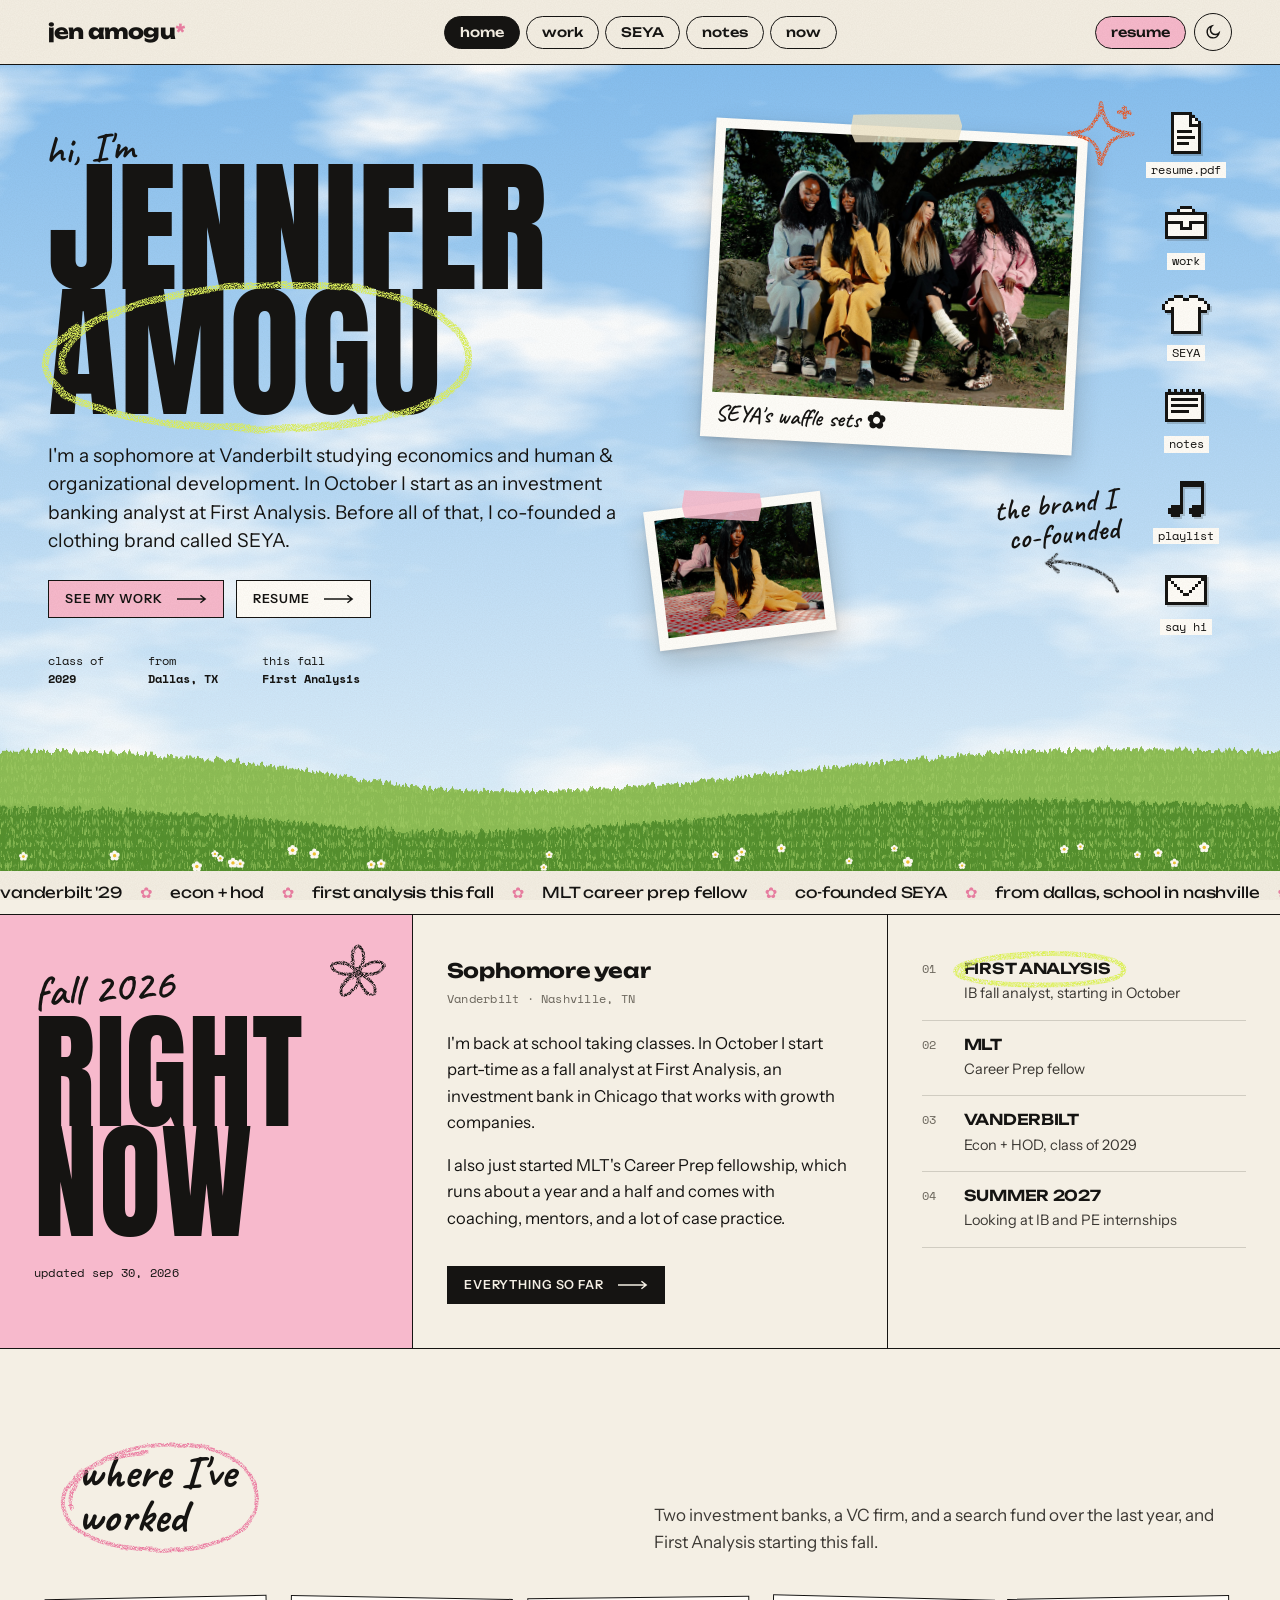
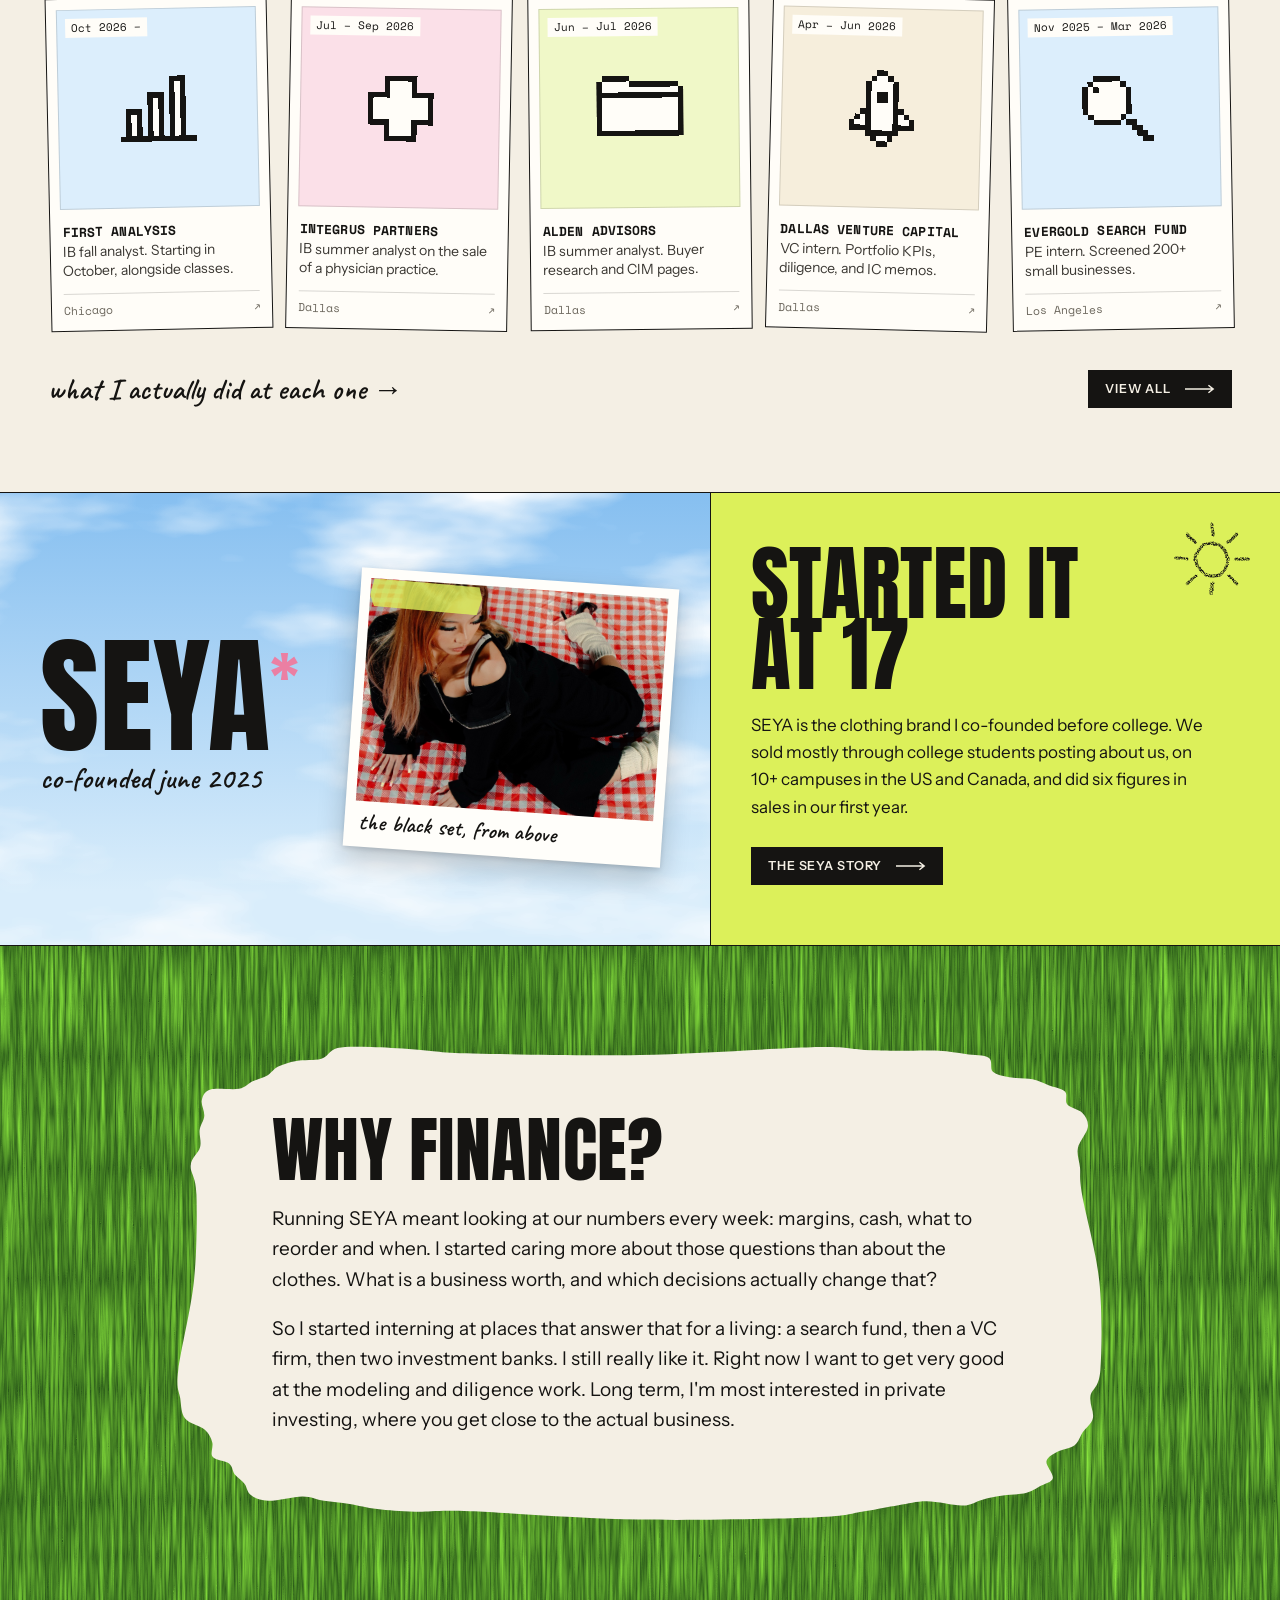
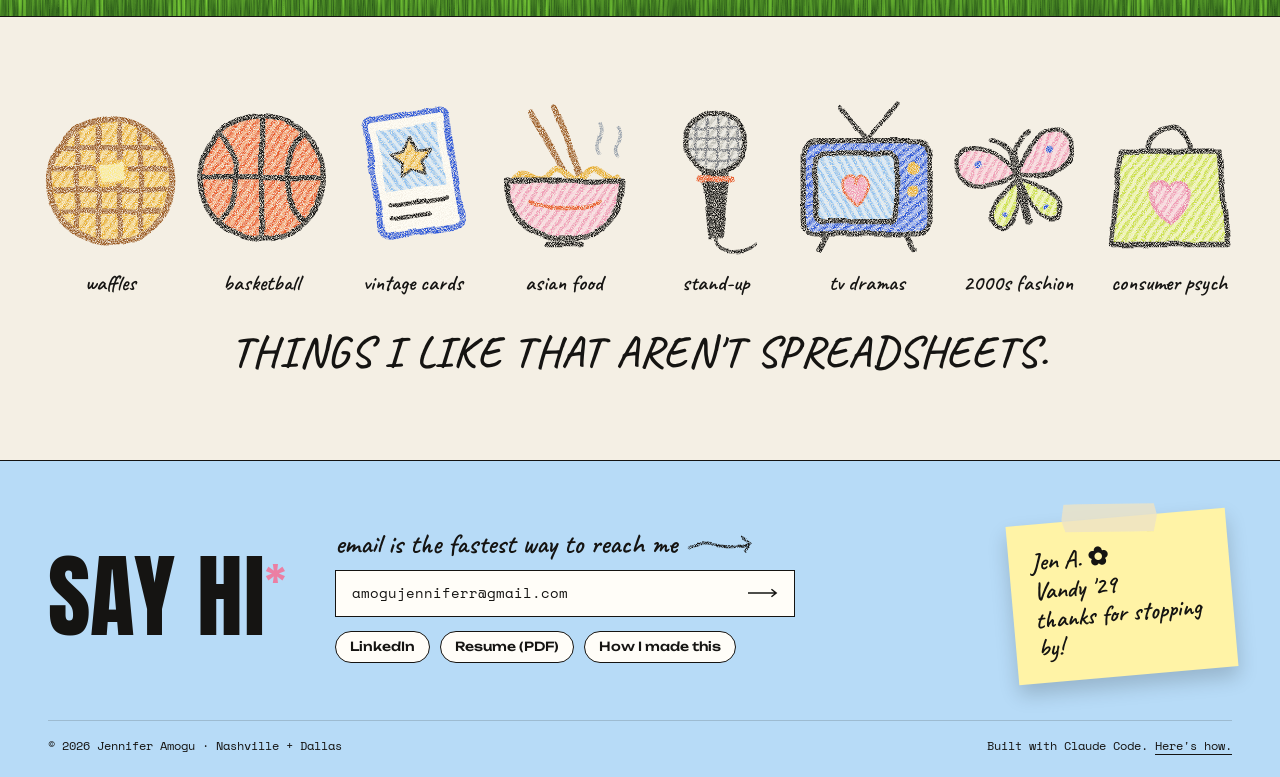
<file: index.html>
<!doctype html>
<html lang="en" data-theme="day">
<head>
<meta charset="utf-8">
<meta name="viewport" content="width=device-width, initial-scale=1">
<title>Jennifer Amogu</title>
<meta name="description" content="Jennifer Amogu. Econ and HOD at Vanderbilt, class of 2029. Incoming investment banking fall analyst at First Analysis, and co-founder of the clothing brand SEYA.">
<meta name="author" content="Jennifer Amogu">
<meta property="og:title" content="Jennifer Amogu">
<meta property="og:description" content="Jennifer Amogu. Econ and HOD at Vanderbilt, class of 2029. Incoming investment banking fall analyst at First Analysis, and co-founder of the clothing brand SEYA.">
<meta property="og:type" content="website">
<meta property="og:url" content="https://amogujennifer.com/">
<meta property="og:image" content="https://amogujennifer.com/assets/img/og.jpg">
<meta name="twitter:card" content="summary_large_image">
<meta name="theme-color" content="#F4EFE4">
<link rel="icon" href="data:image/svg+xml,<svg xmlns='http://www.w3.org/2000/svg' viewBox='0 0 64 64'><rect width='64' height='64' rx='16' fill='%23F7B9CC'/><text x='50%25' y='57%25' dominant-baseline='middle' text-anchor='middle' font-family='Arial Black,Arial' font-weight='900' font-size='30' fill='%23151412'>ja</text></svg>">
<link rel="preconnect" href="https://fonts.googleapis.com">
<link rel="preconnect" href="https://fonts.gstatic.com" crossorigin>
<link rel="stylesheet" href="https://fonts.googleapis.com/css2?family=Anton&family=Caveat:wght@600;700&family=Instrument+Sans:ital,wght@0,400..700;1,400..700&family=Space+Mono:wght@400;700&family=Unbounded:wght@400;500;700;800&display=swap">
<link rel="stylesheet" href="/styles.css">
<script>try{if(localStorage.getItem('ja-mode')==='night')document.documentElement.setAttribute('data-theme','night')}catch(e){}</script>
</head>
<body>
<a class="skip" href="#main">Skip to content</a>
<svg class="defs" aria-hidden="true" focusable="false"><defs><filter id="crayon" x="-15%" y="-15%" width="130%" height="130%" color-interpolation-filters="sRGB"><feTurbulence type="fractalNoise" baseFrequency="0.035" numOctaves="2" seed="2" result="w"/><feDisplacementMap in="SourceGraphic" in2="w" scale="5" xChannelSelector="R" yChannelSelector="G" result="d"/><feTurbulence type="fractalNoise" baseFrequency="0.95" numOctaves="2" seed="9" result="g"/><feColorMatrix in="g" type="matrix" values="0 0 0 0 0  0 0 0 0 0  0 0 0 0 0  -2.6 0 0 0 1.95" result="m"/><feComposite in="d" in2="m" operator="in"/></filter><filter id="cloudfx" x="0" y="0" width="100%" height="100%" color-interpolation-filters="sRGB"><feTurbulence type="fractalNoise" baseFrequency="0.0032 0.0088" numOctaves="5" seed="11"/><feColorMatrix type="matrix" values="0 0 0 0 1  0 0 0 0 1  0 0 0 0 1  0 0 0 3.4 -1.6"/></filter><filter id="grassedge" x="-2%" y="-20%" width="104%" height="140%"><feTurbulence type="fractalNoise" baseFrequency="0.3 0.035" numOctaves="2" seed="3" result="t"/><feDisplacementMap in="SourceGraphic" in2="t" scale="14" xChannelSelector="A" yChannelSelector="R"/></filter><filter id="grassfx" x="0" y="0" width="100%" height="100%" color-interpolation-filters="sRGB"><feTurbulence type="turbulence" baseFrequency="0.22 0.009" numOctaves="3" seed="5"/><feColorMatrix type="matrix" values="0.42 0 0 0 0.17  0.62 0 0 0 0.36  0.16 0 0 0 0.1  0 0 0 0 1"/></filter><pattern id="blades" width="16" height="12" patternUnits="userSpaceOnUse"><path class="grass-hi" d="M3 12l1.5-7M9 12l-1-8M13 12l1-5" fill="none" stroke-width="1.6" stroke-linecap="round"/></pattern><pattern id="h-mustard" width="8" height="8" patternUnits="userSpaceOnUse" patternTransform="rotate(35)"><rect width="8" height="8" fill="#F6D27A"/><rect width="4.2" height="8" fill="#E7AC2C"/></pattern><pattern id="h-orange" width="8" height="8" patternUnits="userSpaceOnUse" patternTransform="rotate(35)"><rect width="8" height="8" fill="#F4A06E"/><rect width="4.2" height="8" fill="#E85A2A"/></pattern><pattern id="h-pink" width="8" height="8" patternUnits="userSpaceOnUse" patternTransform="rotate(35)"><rect width="8" height="8" fill="#FAD3DE"/><rect width="4.2" height="8" fill="#F09AB5"/></pattern><pattern id="h-sky" width="8" height="8" patternUnits="userSpaceOnUse" patternTransform="rotate(-30)"><rect width="8" height="8" fill="#D3E8FB"/><rect width="4.2" height="8" fill="#8EC0F0"/></pattern><pattern id="h-lime" width="8" height="8" patternUnits="userSpaceOnUse" patternTransform="rotate(35)"><rect width="8" height="8" fill="#EEF7A8"/><rect width="4.2" height="8" fill="#C9E043"/></pattern><pattern id="h-blue" width="8" height="8" patternUnits="userSpaceOnUse" patternTransform="rotate(50)"><rect width="8" height="8" fill="#8AA6F2"/><rect width="4.2" height="8" fill="#2A55D8"/></pattern><pattern id="h-grey" width="8" height="8" patternUnits="userSpaceOnUse" patternTransform="rotate(35)"><rect width="8" height="8" fill="#E6E6E1"/><rect width="4.2" height="8" fill="#BDBDB6"/></pattern><clipPath id="clip-waffle"><circle cx="100" cy="104" r="66"/></clipPath><clipPath id="clip-mic"><circle cx="100" cy="60" r="31"/></clipPath><symbol id="daisy" viewBox="-8 -8 16 16"><g fill="#FFFDF5"><circle cx="0.00" cy="-4.20" r="3"/><circle cx="3.99" cy="-1.30" r="3"/><circle cx="2.47" cy="3.40" r="3"/><circle cx="-2.47" cy="3.40" r="3"/><circle cx="-3.99" cy="-1.30" r="3"/></g><circle r="2.3" fill="#F2C230"/></symbol><symbol id="px-doc" viewBox="-1 -1 16 16"><path fill="#FFFDF8" d="M3 1h1v1h-1zM4 1h1v1h-1zM5 1h1v1h-1zM6 1h1v1h-1zM7 1h1v1h-1zM3 2h1v1h-1zM4 2h1v1h-1zM5 2h1v1h-1zM6 2h1v1h-1zM7 2h1v1h-1zM9 2h1v1h-1zM3 3h1v1h-1zM4 3h1v1h-1zM5 3h1v1h-1zM6 3h1v1h-1zM7 3h1v1h-1zM9 3h1v1h-1zM10 3h1v1h-1zM3 4h1v1h-1zM4 4h1v1h-1zM5 4h1v1h-1zM6 4h1v1h-1zM7 4h1v1h-1zM3 5h1v1h-1zM4 5h1v1h-1zM5 5h1v1h-1zM6 5h1v1h-1zM7 5h1v1h-1zM8 5h1v1h-1zM9 5h1v1h-1zM10 5h1v1h-1zM3 6h1v1h-1zM9 6h1v1h-1zM10 6h1v1h-1zM3 7h1v1h-1zM4 7h1v1h-1zM5 7h1v1h-1zM6 7h1v1h-1zM7 7h1v1h-1zM8 7h1v1h-1zM9 7h1v1h-1zM10 7h1v1h-1zM3 8h1v1h-1zM10 8h1v1h-1zM3 9h1v1h-1zM4 9h1v1h-1zM5 9h1v1h-1zM6 9h1v1h-1zM7 9h1v1h-1zM8 9h1v1h-1zM9 9h1v1h-1zM10 9h1v1h-1zM3 10h1v1h-1zM8 10h1v1h-1zM9 10h1v1h-1zM10 10h1v1h-1zM3 11h1v1h-1zM4 11h1v1h-1zM5 11h1v1h-1zM6 11h1v1h-1zM7 11h1v1h-1zM8 11h1v1h-1zM9 11h1v1h-1zM10 11h1v1h-1zM3 12h1v1h-1zM4 12h1v1h-1zM5 12h1v1h-1zM6 12h1v1h-1zM7 12h1v1h-1zM8 12h1v1h-1zM9 12h1v1h-1zM10 12h1v1h-1z"/><path fill="currentColor" d="M2 0h1v1h-1zM3 0h1v1h-1zM4 0h1v1h-1zM5 0h1v1h-1zM6 0h1v1h-1zM7 0h1v1h-1zM8 0h1v1h-1zM2 1h1v1h-1zM8 1h1v1h-1zM9 1h1v1h-1zM2 2h1v1h-1zM8 2h1v1h-1zM10 2h1v1h-1zM2 3h1v1h-1zM8 3h1v1h-1zM11 3h1v1h-1zM2 4h1v1h-1zM8 4h1v1h-1zM9 4h1v1h-1zM10 4h1v1h-1zM11 4h1v1h-1zM2 5h1v1h-1zM11 5h1v1h-1zM2 6h1v1h-1zM4 6h1v1h-1zM5 6h1v1h-1zM6 6h1v1h-1zM7 6h1v1h-1zM8 6h1v1h-1zM11 6h1v1h-1zM2 7h1v1h-1zM11 7h1v1h-1zM2 8h1v1h-1zM4 8h1v1h-1zM5 8h1v1h-1zM6 8h1v1h-1zM7 8h1v1h-1zM8 8h1v1h-1zM9 8h1v1h-1zM11 8h1v1h-1zM2 9h1v1h-1zM11 9h1v1h-1zM2 10h1v1h-1zM4 10h1v1h-1zM5 10h1v1h-1zM6 10h1v1h-1zM7 10h1v1h-1zM11 10h1v1h-1zM2 11h1v1h-1zM11 11h1v1h-1zM2 12h1v1h-1zM11 12h1v1h-1zM2 13h1v1h-1zM3 13h1v1h-1zM4 13h1v1h-1zM5 13h1v1h-1zM6 13h1v1h-1zM7 13h1v1h-1zM8 13h1v1h-1zM9 13h1v1h-1zM10 13h1v1h-1zM11 13h1v1h-1z"/></symbol><symbol id="px-shirt" viewBox="0 -1 16 16"><path fill="#FFFDF8" d="M4 1h1v1h-1zM5 1h1v1h-1zM6 1h1v1h-1zM9 1h1v1h-1zM10 1h1v1h-1zM11 1h1v1h-1zM2 2h1v1h-1zM3 2h1v1h-1zM4 2h1v1h-1zM5 2h1v1h-1zM6 2h1v1h-1zM7 2h1v1h-1zM8 2h1v1h-1zM9 2h1v1h-1zM10 2h1v1h-1zM11 2h1v1h-1zM12 2h1v1h-1zM13 2h1v1h-1zM1 3h1v1h-1zM2 3h1v1h-1zM3 3h1v1h-1zM4 3h1v1h-1zM5 3h1v1h-1zM6 3h1v1h-1zM7 3h1v1h-1zM8 3h1v1h-1zM9 3h1v1h-1zM10 3h1v1h-1zM11 3h1v1h-1zM12 3h1v1h-1zM13 3h1v1h-1zM14 3h1v1h-1zM1 4h1v1h-1zM2 4h1v1h-1zM4 4h1v1h-1zM5 4h1v1h-1zM6 4h1v1h-1zM7 4h1v1h-1zM8 4h1v1h-1zM9 4h1v1h-1zM10 4h1v1h-1zM11 4h1v1h-1zM13 4h1v1h-1zM14 4h1v1h-1zM4 5h1v1h-1zM5 5h1v1h-1zM6 5h1v1h-1zM7 5h1v1h-1zM8 5h1v1h-1zM9 5h1v1h-1zM10 5h1v1h-1zM11 5h1v1h-1zM4 6h1v1h-1zM5 6h1v1h-1zM6 6h1v1h-1zM7 6h1v1h-1zM8 6h1v1h-1zM9 6h1v1h-1zM10 6h1v1h-1zM11 6h1v1h-1zM4 7h1v1h-1zM5 7h1v1h-1zM6 7h1v1h-1zM7 7h1v1h-1zM8 7h1v1h-1zM9 7h1v1h-1zM10 7h1v1h-1zM11 7h1v1h-1zM4 8h1v1h-1zM5 8h1v1h-1zM6 8h1v1h-1zM7 8h1v1h-1zM8 8h1v1h-1zM9 8h1v1h-1zM10 8h1v1h-1zM11 8h1v1h-1zM4 9h1v1h-1zM5 9h1v1h-1zM6 9h1v1h-1zM7 9h1v1h-1zM8 9h1v1h-1zM9 9h1v1h-1zM10 9h1v1h-1zM11 9h1v1h-1zM4 10h1v1h-1zM5 10h1v1h-1zM6 10h1v1h-1zM7 10h1v1h-1zM8 10h1v1h-1zM9 10h1v1h-1zM10 10h1v1h-1zM11 10h1v1h-1zM4 11h1v1h-1zM5 11h1v1h-1zM6 11h1v1h-1zM7 11h1v1h-1zM8 11h1v1h-1zM9 11h1v1h-1zM10 11h1v1h-1zM11 11h1v1h-1z"/><path fill="currentColor" d="M4 0h1v1h-1zM5 0h1v1h-1zM6 0h1v1h-1zM9 0h1v1h-1zM10 0h1v1h-1zM11 0h1v1h-1zM2 1h1v1h-1zM3 1h1v1h-1zM7 1h1v1h-1zM8 1h1v1h-1zM12 1h1v1h-1zM13 1h1v1h-1zM1 2h1v1h-1zM14 2h1v1h-1zM0 3h1v1h-1zM15 3h1v1h-1zM0 4h1v1h-1zM3 4h1v1h-1zM12 4h1v1h-1zM15 4h1v1h-1zM1 5h1v1h-1zM2 5h1v1h-1zM3 5h1v1h-1zM12 5h1v1h-1zM13 5h1v1h-1zM14 5h1v1h-1zM3 6h1v1h-1zM12 6h1v1h-1zM3 7h1v1h-1zM12 7h1v1h-1zM3 8h1v1h-1zM12 8h1v1h-1zM3 9h1v1h-1zM12 9h1v1h-1zM3 10h1v1h-1zM12 10h1v1h-1zM3 11h1v1h-1zM12 11h1v1h-1zM3 12h1v1h-1zM4 12h1v1h-1zM5 12h1v1h-1zM6 12h1v1h-1zM7 12h1v1h-1zM8 12h1v1h-1zM9 12h1v1h-1zM10 12h1v1h-1zM11 12h1v1h-1zM12 12h1v1h-1z"/></symbol><symbol id="px-env" viewBox="0 -3 16 16"><path fill="#FFFDF8" d="M3 1h1v1h-1zM4 1h1v1h-1zM5 1h1v1h-1zM6 1h1v1h-1zM7 1h1v1h-1zM8 1h1v1h-1zM9 1h1v1h-1zM10 1h1v1h-1zM11 1h1v1h-1zM12 1h1v1h-1zM2 2h1v1h-1zM4 2h1v1h-1zM5 2h1v1h-1zM6 2h1v1h-1zM7 2h1v1h-1zM8 2h1v1h-1zM9 2h1v1h-1zM10 2h1v1h-1zM11 2h1v1h-1zM13 2h1v1h-1zM2 3h1v1h-1zM3 3h1v1h-1zM5 3h1v1h-1zM6 3h1v1h-1zM7 3h1v1h-1zM8 3h1v1h-1zM9 3h1v1h-1zM10 3h1v1h-1zM12 3h1v1h-1zM13 3h1v1h-1zM2 4h1v1h-1zM3 4h1v1h-1zM4 4h1v1h-1zM6 4h1v1h-1zM7 4h1v1h-1zM8 4h1v1h-1zM9 4h1v1h-1zM11 4h1v1h-1zM12 4h1v1h-1zM13 4h1v1h-1zM2 5h1v1h-1zM3 5h1v1h-1zM4 5h1v1h-1zM5 5h1v1h-1zM7 5h1v1h-1zM8 5h1v1h-1zM10 5h1v1h-1zM11 5h1v1h-1zM12 5h1v1h-1zM13 5h1v1h-1zM2 6h1v1h-1zM3 6h1v1h-1zM4 6h1v1h-1zM5 6h1v1h-1zM6 6h1v1h-1zM9 6h1v1h-1zM10 6h1v1h-1zM11 6h1v1h-1zM12 6h1v1h-1zM13 6h1v1h-1zM2 7h1v1h-1zM3 7h1v1h-1zM4 7h1v1h-1zM5 7h1v1h-1zM6 7h1v1h-1zM7 7h1v1h-1zM8 7h1v1h-1zM9 7h1v1h-1zM10 7h1v1h-1zM11 7h1v1h-1zM12 7h1v1h-1zM13 7h1v1h-1zM2 8h1v1h-1zM3 8h1v1h-1zM4 8h1v1h-1zM5 8h1v1h-1zM6 8h1v1h-1zM7 8h1v1h-1zM8 8h1v1h-1zM9 8h1v1h-1zM10 8h1v1h-1zM11 8h1v1h-1zM12 8h1v1h-1zM13 8h1v1h-1z"/><path fill="currentColor" d="M1 0h1v1h-1zM2 0h1v1h-1zM3 0h1v1h-1zM4 0h1v1h-1zM5 0h1v1h-1zM6 0h1v1h-1zM7 0h1v1h-1zM8 0h1v1h-1zM9 0h1v1h-1zM10 0h1v1h-1zM11 0h1v1h-1zM12 0h1v1h-1zM13 0h1v1h-1zM14 0h1v1h-1zM1 1h1v1h-1zM2 1h1v1h-1zM13 1h1v1h-1zM14 1h1v1h-1zM1 2h1v1h-1zM3 2h1v1h-1zM12 2h1v1h-1zM14 2h1v1h-1zM1 3h1v1h-1zM4 3h1v1h-1zM11 3h1v1h-1zM14 3h1v1h-1zM1 4h1v1h-1zM5 4h1v1h-1zM10 4h1v1h-1zM14 4h1v1h-1zM1 5h1v1h-1zM6 5h1v1h-1zM9 5h1v1h-1zM14 5h1v1h-1zM1 6h1v1h-1zM7 6h1v1h-1zM8 6h1v1h-1zM14 6h1v1h-1zM1 7h1v1h-1zM14 7h1v1h-1zM1 8h1v1h-1zM14 8h1v1h-1zM1 9h1v1h-1zM2 9h1v1h-1zM3 9h1v1h-1zM4 9h1v1h-1zM5 9h1v1h-1zM6 9h1v1h-1zM7 9h1v1h-1zM8 9h1v1h-1zM9 9h1v1h-1zM10 9h1v1h-1zM11 9h1v1h-1zM12 9h1v1h-1zM13 9h1v1h-1zM14 9h1v1h-1z"/></symbol><symbol id="px-note" viewBox="1 -2 16 16"><path fill="currentColor" d="M7 0h1v1h-1zM8 0h1v1h-1zM9 0h1v1h-1zM10 0h1v1h-1zM11 0h1v1h-1zM12 0h1v1h-1zM13 0h1v1h-1zM14 0h1v1h-1zM7 1h1v1h-1zM8 1h1v1h-1zM9 1h1v1h-1zM10 1h1v1h-1zM11 1h1v1h-1zM12 1h1v1h-1zM13 1h1v1h-1zM14 1h1v1h-1zM7 2h1v1h-1zM14 2h1v1h-1zM7 3h1v1h-1zM14 3h1v1h-1zM7 4h1v1h-1zM14 4h1v1h-1zM7 5h1v1h-1zM14 5h1v1h-1zM7 6h1v1h-1zM14 6h1v1h-1zM7 7h1v1h-1zM14 7h1v1h-1zM4 8h1v1h-1zM5 8h1v1h-1zM6 8h1v1h-1zM7 8h1v1h-1zM11 8h1v1h-1zM12 8h1v1h-1zM13 8h1v1h-1zM14 8h1v1h-1zM3 9h1v1h-1zM4 9h1v1h-1zM5 9h1v1h-1zM6 9h1v1h-1zM7 9h1v1h-1zM10 9h1v1h-1zM11 9h1v1h-1zM12 9h1v1h-1zM13 9h1v1h-1zM14 9h1v1h-1zM3 10h1v1h-1zM4 10h1v1h-1zM5 10h1v1h-1zM6 10h1v1h-1zM7 10h1v1h-1zM10 10h1v1h-1zM11 10h1v1h-1zM12 10h1v1h-1zM13 10h1v1h-1zM14 10h1v1h-1zM4 11h1v1h-1zM5 11h1v1h-1zM6 11h1v1h-1zM11 11h1v1h-1zM12 11h1v1h-1zM13 11h1v1h-1z"/></symbol><symbol id="px-pad" viewBox="0 -2 16 16"><path fill="#FFFDF8" d="M2 2h1v1h-1zM3 2h1v1h-1zM4 2h1v1h-1zM5 2h1v1h-1zM6 2h1v1h-1zM7 2h1v1h-1zM8 2h1v1h-1zM9 2h1v1h-1zM10 2h1v1h-1zM11 2h1v1h-1zM12 2h1v1h-1zM2 3h1v1h-1zM12 3h1v1h-1zM2 4h1v1h-1zM3 4h1v1h-1zM4 4h1v1h-1zM5 4h1v1h-1zM6 4h1v1h-1zM7 4h1v1h-1zM8 4h1v1h-1zM9 4h1v1h-1zM10 4h1v1h-1zM11 4h1v1h-1zM12 4h1v1h-1zM2 5h1v1h-1zM12 5h1v1h-1zM2 6h1v1h-1zM3 6h1v1h-1zM4 6h1v1h-1zM5 6h1v1h-1zM6 6h1v1h-1zM7 6h1v1h-1zM8 6h1v1h-1zM9 6h1v1h-1zM10 6h1v1h-1zM11 6h1v1h-1zM12 6h1v1h-1zM2 7h1v1h-1zM9 7h1v1h-1zM10 7h1v1h-1zM11 7h1v1h-1zM12 7h1v1h-1zM2 8h1v1h-1zM3 8h1v1h-1zM4 8h1v1h-1zM5 8h1v1h-1zM6 8h1v1h-1zM7 8h1v1h-1zM8 8h1v1h-1zM9 8h1v1h-1zM10 8h1v1h-1zM11 8h1v1h-1zM12 8h1v1h-1zM2 9h1v1h-1zM3 9h1v1h-1zM4 9h1v1h-1zM5 9h1v1h-1zM6 9h1v1h-1zM7 9h1v1h-1zM8 9h1v1h-1zM9 9h1v1h-1zM10 9h1v1h-1zM11 9h1v1h-1zM12 9h1v1h-1z"/><path fill="currentColor" d="M2 0h1v1h-1zM4 0h1v1h-1zM6 0h1v1h-1zM8 0h1v1h-1zM10 0h1v1h-1zM12 0h1v1h-1zM1 1h1v1h-1zM2 1h1v1h-1zM3 1h1v1h-1zM4 1h1v1h-1zM5 1h1v1h-1zM6 1h1v1h-1zM7 1h1v1h-1zM8 1h1v1h-1zM9 1h1v1h-1zM10 1h1v1h-1zM11 1h1v1h-1zM12 1h1v1h-1zM13 1h1v1h-1zM1 2h1v1h-1zM13 2h1v1h-1zM1 3h1v1h-1zM3 3h1v1h-1zM4 3h1v1h-1zM5 3h1v1h-1zM6 3h1v1h-1zM7 3h1v1h-1zM8 3h1v1h-1zM9 3h1v1h-1zM10 3h1v1h-1zM11 3h1v1h-1zM13 3h1v1h-1zM1 4h1v1h-1zM13 4h1v1h-1zM1 5h1v1h-1zM3 5h1v1h-1zM4 5h1v1h-1zM5 5h1v1h-1zM6 5h1v1h-1zM7 5h1v1h-1zM8 5h1v1h-1zM9 5h1v1h-1zM10 5h1v1h-1zM11 5h1v1h-1zM13 5h1v1h-1zM1 6h1v1h-1zM13 6h1v1h-1zM1 7h1v1h-1zM3 7h1v1h-1zM4 7h1v1h-1zM5 7h1v1h-1zM6 7h1v1h-1zM7 7h1v1h-1zM8 7h1v1h-1zM13 7h1v1h-1zM1 8h1v1h-1zM13 8h1v1h-1zM1 9h1v1h-1zM13 9h1v1h-1zM1 10h1v1h-1zM2 10h1v1h-1zM3 10h1v1h-1zM4 10h1v1h-1zM5 10h1v1h-1zM6 10h1v1h-1zM7 10h1v1h-1zM8 10h1v1h-1zM9 10h1v1h-1zM10 10h1v1h-1zM11 10h1v1h-1zM12 10h1v1h-1zM13 10h1v1h-1z"/></symbol><symbol id="px-case" viewBox="0 -2 16 16"><path fill="#FFFDF8" d="M6 1h1v1h-1zM7 1h1v1h-1zM8 1h1v1h-1zM9 1h1v1h-1zM2 3h1v1h-1zM3 3h1v1h-1zM4 3h1v1h-1zM5 3h1v1h-1zM6 3h1v1h-1zM7 3h1v1h-1zM8 3h1v1h-1zM9 3h1v1h-1zM10 3h1v1h-1zM11 3h1v1h-1zM12 3h1v1h-1zM13 3h1v1h-1zM2 4h1v1h-1zM3 4h1v1h-1zM4 4h1v1h-1zM5 4h1v1h-1zM6 4h1v1h-1zM7 4h1v1h-1zM8 4h1v1h-1zM9 4h1v1h-1zM10 4h1v1h-1zM11 4h1v1h-1zM12 4h1v1h-1zM13 4h1v1h-1zM7 5h1v1h-1zM8 5h1v1h-1zM2 6h1v1h-1zM3 6h1v1h-1zM4 6h1v1h-1zM5 6h1v1h-1zM7 6h1v1h-1zM8 6h1v1h-1zM10 6h1v1h-1zM11 6h1v1h-1zM12 6h1v1h-1zM13 6h1v1h-1zM2 7h1v1h-1zM3 7h1v1h-1zM4 7h1v1h-1zM5 7h1v1h-1zM10 7h1v1h-1zM11 7h1v1h-1zM12 7h1v1h-1zM13 7h1v1h-1zM2 8h1v1h-1zM3 8h1v1h-1zM4 8h1v1h-1zM5 8h1v1h-1zM6 8h1v1h-1zM7 8h1v1h-1zM8 8h1v1h-1zM9 8h1v1h-1zM10 8h1v1h-1zM11 8h1v1h-1zM12 8h1v1h-1zM13 8h1v1h-1zM2 9h1v1h-1zM3 9h1v1h-1zM4 9h1v1h-1zM5 9h1v1h-1zM6 9h1v1h-1zM7 9h1v1h-1zM8 9h1v1h-1zM9 9h1v1h-1zM10 9h1v1h-1zM11 9h1v1h-1zM12 9h1v1h-1zM13 9h1v1h-1z"/><path fill="currentColor" d="M6 0h1v1h-1zM7 0h1v1h-1zM8 0h1v1h-1zM9 0h1v1h-1zM5 1h1v1h-1zM10 1h1v1h-1zM1 2h1v1h-1zM2 2h1v1h-1zM3 2h1v1h-1zM4 2h1v1h-1zM5 2h1v1h-1zM6 2h1v1h-1zM7 2h1v1h-1zM8 2h1v1h-1zM9 2h1v1h-1zM10 2h1v1h-1zM11 2h1v1h-1zM12 2h1v1h-1zM13 2h1v1h-1zM14 2h1v1h-1zM1 3h1v1h-1zM14 3h1v1h-1zM1 4h1v1h-1zM14 4h1v1h-1zM1 5h1v1h-1zM2 5h1v1h-1zM3 5h1v1h-1zM4 5h1v1h-1zM5 5h1v1h-1zM6 5h1v1h-1zM9 5h1v1h-1zM10 5h1v1h-1zM11 5h1v1h-1zM12 5h1v1h-1zM13 5h1v1h-1zM14 5h1v1h-1zM1 6h1v1h-1zM6 6h1v1h-1zM9 6h1v1h-1zM14 6h1v1h-1zM1 7h1v1h-1zM6 7h1v1h-1zM7 7h1v1h-1zM8 7h1v1h-1zM9 7h1v1h-1zM14 7h1v1h-1zM1 8h1v1h-1zM14 8h1v1h-1zM1 9h1v1h-1zM14 9h1v1h-1zM1 10h1v1h-1zM2 10h1v1h-1zM3 10h1v1h-1zM4 10h1v1h-1zM5 10h1v1h-1zM6 10h1v1h-1zM7 10h1v1h-1zM8 10h1v1h-1zM9 10h1v1h-1zM10 10h1v1h-1zM11 10h1v1h-1zM12 10h1v1h-1zM13 10h1v1h-1zM14 10h1v1h-1z"/></symbol><symbol id="px-chart" viewBox="0 -2 16 16"><path fill="#FFFDF8" d="M11 1h1v1h-1zM11 2h1v1h-1zM11 3h1v1h-1zM7 4h1v1h-1zM11 4h1v1h-1zM7 5h1v1h-1zM11 5h1v1h-1zM7 6h1v1h-1zM11 6h1v1h-1zM3 7h1v1h-1zM7 7h1v1h-1zM11 7h1v1h-1zM3 8h1v1h-1zM7 8h1v1h-1zM11 8h1v1h-1zM3 9h1v1h-1zM7 9h1v1h-1zM11 9h1v1h-1zM3 10h1v1h-1zM7 10h1v1h-1zM11 10h1v1h-1z"/><path fill="currentColor" d="M10 0h1v1h-1zM11 0h1v1h-1zM12 0h1v1h-1zM10 1h1v1h-1zM12 1h1v1h-1zM10 2h1v1h-1zM12 2h1v1h-1zM6 3h1v1h-1zM7 3h1v1h-1zM8 3h1v1h-1zM10 3h1v1h-1zM12 3h1v1h-1zM6 4h1v1h-1zM8 4h1v1h-1zM10 4h1v1h-1zM12 4h1v1h-1zM6 5h1v1h-1zM8 5h1v1h-1zM10 5h1v1h-1zM12 5h1v1h-1zM2 6h1v1h-1zM3 6h1v1h-1zM4 6h1v1h-1zM6 6h1v1h-1zM8 6h1v1h-1zM10 6h1v1h-1zM12 6h1v1h-1zM2 7h1v1h-1zM4 7h1v1h-1zM6 7h1v1h-1zM8 7h1v1h-1zM10 7h1v1h-1zM12 7h1v1h-1zM2 8h1v1h-1zM4 8h1v1h-1zM6 8h1v1h-1zM8 8h1v1h-1zM10 8h1v1h-1zM12 8h1v1h-1zM2 9h1v1h-1zM4 9h1v1h-1zM6 9h1v1h-1zM8 9h1v1h-1zM10 9h1v1h-1zM12 9h1v1h-1zM2 10h1v1h-1zM4 10h1v1h-1zM6 10h1v1h-1zM8 10h1v1h-1zM10 10h1v1h-1zM12 10h1v1h-1zM1 11h1v1h-1zM2 11h1v1h-1zM3 11h1v1h-1zM4 11h1v1h-1zM5 11h1v1h-1zM6 11h1v1h-1zM7 11h1v1h-1zM8 11h1v1h-1zM9 11h1v1h-1zM10 11h1v1h-1zM11 11h1v1h-1zM12 11h1v1h-1zM13 11h1v1h-1zM14 11h1v1h-1z"/></symbol><symbol id="px-cross" viewBox="0 -2 16 16"><path fill="#FFFDF8" d="M6 1h1v1h-1zM7 1h1v1h-1zM8 1h1v1h-1zM9 1h1v1h-1zM6 2h1v1h-1zM7 2h1v1h-1zM8 2h1v1h-1zM9 2h1v1h-1zM6 3h1v1h-1zM7 3h1v1h-1zM8 3h1v1h-1zM9 3h1v1h-1zM3 4h1v1h-1zM4 4h1v1h-1zM5 4h1v1h-1zM6 4h1v1h-1zM7 4h1v1h-1zM8 4h1v1h-1zM9 4h1v1h-1zM10 4h1v1h-1zM11 4h1v1h-1zM12 4h1v1h-1zM3 5h1v1h-1zM4 5h1v1h-1zM5 5h1v1h-1zM6 5h1v1h-1zM7 5h1v1h-1zM8 5h1v1h-1zM9 5h1v1h-1zM10 5h1v1h-1zM11 5h1v1h-1zM12 5h1v1h-1zM3 6h1v1h-1zM4 6h1v1h-1zM5 6h1v1h-1zM6 6h1v1h-1zM7 6h1v1h-1zM8 6h1v1h-1zM9 6h1v1h-1zM10 6h1v1h-1zM11 6h1v1h-1zM12 6h1v1h-1zM3 7h1v1h-1zM4 7h1v1h-1zM5 7h1v1h-1zM6 7h1v1h-1zM7 7h1v1h-1zM8 7h1v1h-1zM9 7h1v1h-1zM10 7h1v1h-1zM11 7h1v1h-1zM12 7h1v1h-1zM6 8h1v1h-1zM7 8h1v1h-1zM8 8h1v1h-1zM9 8h1v1h-1zM6 9h1v1h-1zM7 9h1v1h-1zM8 9h1v1h-1zM9 9h1v1h-1zM6 10h1v1h-1zM7 10h1v1h-1zM8 10h1v1h-1zM9 10h1v1h-1z"/><path fill="currentColor" d="M5 0h1v1h-1zM6 0h1v1h-1zM7 0h1v1h-1zM8 0h1v1h-1zM9 0h1v1h-1zM10 0h1v1h-1zM5 1h1v1h-1zM10 1h1v1h-1zM5 2h1v1h-1zM10 2h1v1h-1zM2 3h1v1h-1zM3 3h1v1h-1zM4 3h1v1h-1zM5 3h1v1h-1zM10 3h1v1h-1zM11 3h1v1h-1zM12 3h1v1h-1zM13 3h1v1h-1zM2 4h1v1h-1zM13 4h1v1h-1zM2 5h1v1h-1zM13 5h1v1h-1zM2 6h1v1h-1zM13 6h1v1h-1zM2 7h1v1h-1zM13 7h1v1h-1zM2 8h1v1h-1zM3 8h1v1h-1zM4 8h1v1h-1zM5 8h1v1h-1zM10 8h1v1h-1zM11 8h1v1h-1zM12 8h1v1h-1zM13 8h1v1h-1zM5 9h1v1h-1zM10 9h1v1h-1zM5 10h1v1h-1zM10 10h1v1h-1zM5 11h1v1h-1zM6 11h1v1h-1zM7 11h1v1h-1zM8 11h1v1h-1zM9 11h1v1h-1zM10 11h1v1h-1z"/></symbol><symbol id="px-folder" viewBox="0 -2 16 16"><path fill="#FFFDF8" d="M1 1h1v1h-1zM2 1h1v1h-1zM3 1h1v1h-1zM4 1h1v1h-1zM5 1h1v1h-1zM1 2h1v1h-1zM2 2h1v1h-1zM3 2h1v1h-1zM4 2h1v1h-1zM5 2h1v1h-1zM6 2h1v1h-1zM7 2h1v1h-1zM8 2h1v1h-1zM9 2h1v1h-1zM10 2h1v1h-1zM11 2h1v1h-1zM12 2h1v1h-1zM13 2h1v1h-1zM14 2h1v1h-1zM1 4h1v1h-1zM2 4h1v1h-1zM3 4h1v1h-1zM4 4h1v1h-1zM5 4h1v1h-1zM6 4h1v1h-1zM7 4h1v1h-1zM8 4h1v1h-1zM9 4h1v1h-1zM10 4h1v1h-1zM11 4h1v1h-1zM12 4h1v1h-1zM13 4h1v1h-1zM14 4h1v1h-1zM1 5h1v1h-1zM2 5h1v1h-1zM3 5h1v1h-1zM4 5h1v1h-1zM5 5h1v1h-1zM6 5h1v1h-1zM7 5h1v1h-1zM8 5h1v1h-1zM9 5h1v1h-1zM10 5h1v1h-1zM11 5h1v1h-1zM12 5h1v1h-1zM13 5h1v1h-1zM14 5h1v1h-1zM1 6h1v1h-1zM2 6h1v1h-1zM3 6h1v1h-1zM4 6h1v1h-1zM5 6h1v1h-1zM6 6h1v1h-1zM7 6h1v1h-1zM8 6h1v1h-1zM9 6h1v1h-1zM10 6h1v1h-1zM11 6h1v1h-1zM12 6h1v1h-1zM13 6h1v1h-1zM14 6h1v1h-1zM1 7h1v1h-1zM2 7h1v1h-1zM3 7h1v1h-1zM4 7h1v1h-1zM5 7h1v1h-1zM6 7h1v1h-1zM7 7h1v1h-1zM8 7h1v1h-1zM9 7h1v1h-1zM10 7h1v1h-1zM11 7h1v1h-1zM12 7h1v1h-1zM13 7h1v1h-1zM14 7h1v1h-1zM1 8h1v1h-1zM2 8h1v1h-1zM3 8h1v1h-1zM4 8h1v1h-1zM5 8h1v1h-1zM6 8h1v1h-1zM7 8h1v1h-1zM8 8h1v1h-1zM9 8h1v1h-1zM10 8h1v1h-1zM11 8h1v1h-1zM12 8h1v1h-1zM13 8h1v1h-1zM14 8h1v1h-1zM1 9h1v1h-1zM2 9h1v1h-1zM3 9h1v1h-1zM4 9h1v1h-1zM5 9h1v1h-1zM6 9h1v1h-1zM7 9h1v1h-1zM8 9h1v1h-1zM9 9h1v1h-1zM10 9h1v1h-1zM11 9h1v1h-1zM12 9h1v1h-1zM13 9h1v1h-1zM14 9h1v1h-1z"/><path fill="currentColor" d="M1 0h1v1h-1zM2 0h1v1h-1zM3 0h1v1h-1zM4 0h1v1h-1zM5 0h1v1h-1zM0 1h1v1h-1zM6 1h1v1h-1zM7 1h1v1h-1zM8 1h1v1h-1zM9 1h1v1h-1zM10 1h1v1h-1zM11 1h1v1h-1zM12 1h1v1h-1zM13 1h1v1h-1zM14 1h1v1h-1zM0 2h1v1h-1zM15 2h1v1h-1zM0 3h1v1h-1zM1 3h1v1h-1zM2 3h1v1h-1zM3 3h1v1h-1zM4 3h1v1h-1zM5 3h1v1h-1zM6 3h1v1h-1zM7 3h1v1h-1zM8 3h1v1h-1zM9 3h1v1h-1zM10 3h1v1h-1zM11 3h1v1h-1zM12 3h1v1h-1zM13 3h1v1h-1zM14 3h1v1h-1zM15 3h1v1h-1zM0 4h1v1h-1zM15 4h1v1h-1zM0 5h1v1h-1zM15 5h1v1h-1zM0 6h1v1h-1zM15 6h1v1h-1zM0 7h1v1h-1zM15 7h1v1h-1zM0 8h1v1h-1zM15 8h1v1h-1zM0 9h1v1h-1zM15 9h1v1h-1zM0 10h1v1h-1zM1 10h1v1h-1zM2 10h1v1h-1zM3 10h1v1h-1zM4 10h1v1h-1zM5 10h1v1h-1zM6 10h1v1h-1zM7 10h1v1h-1zM8 10h1v1h-1zM9 10h1v1h-1zM10 10h1v1h-1zM11 10h1v1h-1zM12 10h1v1h-1zM13 10h1v1h-1zM14 10h1v1h-1zM15 10h1v1h-1z"/></symbol><symbol id="px-rocket" viewBox="0 -1 16 16"><path fill="#FFFDF8" d="M7 1h1v1h-1zM8 1h1v1h-1zM6 2h1v1h-1zM7 2h1v1h-1zM8 2h1v1h-1zM9 2h1v1h-1zM6 3h1v1h-1zM7 3h1v1h-1zM8 3h1v1h-1zM9 3h1v1h-1zM6 4h1v1h-1zM9 4h1v1h-1zM6 5h1v1h-1zM9 5h1v1h-1zM6 6h1v1h-1zM7 6h1v1h-1zM8 6h1v1h-1zM9 6h1v1h-1zM6 7h1v1h-1zM7 7h1v1h-1zM8 7h1v1h-1zM9 7h1v1h-1zM4 8h1v1h-1zM6 8h1v1h-1zM7 8h1v1h-1zM8 8h1v1h-1zM9 8h1v1h-1zM11 8h1v1h-1zM3 9h1v1h-1zM4 9h1v1h-1zM6 9h1v1h-1zM7 9h1v1h-1zM8 9h1v1h-1zM9 9h1v1h-1zM11 9h1v1h-1zM12 9h1v1h-1zM6 10h1v1h-1zM7 10h1v1h-1zM8 10h1v1h-1zM9 10h1v1h-1zM7 12h1v1h-1zM8 12h1v1h-1z"/><path fill="currentColor" d="M7 0h1v1h-1zM8 0h1v1h-1zM6 1h1v1h-1zM9 1h1v1h-1zM5 2h1v1h-1zM10 2h1v1h-1zM5 3h1v1h-1zM10 3h1v1h-1zM5 4h1v1h-1zM7 4h1v1h-1zM8 4h1v1h-1zM10 4h1v1h-1zM5 5h1v1h-1zM7 5h1v1h-1zM8 5h1v1h-1zM10 5h1v1h-1zM5 6h1v1h-1zM10 6h1v1h-1zM4 7h1v1h-1zM5 7h1v1h-1zM10 7h1v1h-1zM11 7h1v1h-1zM3 8h1v1h-1zM5 8h1v1h-1zM10 8h1v1h-1zM12 8h1v1h-1zM2 9h1v1h-1zM5 9h1v1h-1zM10 9h1v1h-1zM13 9h1v1h-1zM2 10h1v1h-1zM3 10h1v1h-1zM4 10h1v1h-1zM5 10h1v1h-1zM10 10h1v1h-1zM11 10h1v1h-1zM12 10h1v1h-1zM13 10h1v1h-1zM5 11h1v1h-1zM6 11h1v1h-1zM7 11h1v1h-1zM8 11h1v1h-1zM9 11h1v1h-1zM10 11h1v1h-1zM6 12h1v1h-1zM9 12h1v1h-1zM7 13h1v1h-1zM8 13h1v1h-1z"/></symbol><symbol id="px-lens" viewBox="1 -2 16 16"><path fill="#FFFDF8" d="M4 1h1v1h-1zM5 1h1v1h-1zM6 1h1v1h-1zM7 1h1v1h-1zM8 1h1v1h-1zM3 2h1v1h-1zM5 2h1v1h-1zM6 2h1v1h-1zM7 2h1v1h-1zM8 2h1v1h-1zM9 2h1v1h-1zM3 3h1v1h-1zM4 3h1v1h-1zM5 3h1v1h-1zM6 3h1v1h-1zM7 3h1v1h-1zM8 3h1v1h-1zM9 3h1v1h-1zM3 4h1v1h-1zM4 4h1v1h-1zM5 4h1v1h-1zM6 4h1v1h-1zM7 4h1v1h-1zM8 4h1v1h-1zM9 4h1v1h-1zM3 5h1v1h-1zM4 5h1v1h-1zM5 5h1v1h-1zM6 5h1v1h-1zM7 5h1v1h-1zM8 5h1v1h-1zM9 5h1v1h-1zM3 6h1v1h-1zM4 6h1v1h-1zM5 6h1v1h-1zM6 6h1v1h-1zM7 6h1v1h-1zM8 6h1v1h-1zM9 6h1v1h-1zM4 7h1v1h-1zM5 7h1v1h-1zM6 7h1v1h-1zM7 7h1v1h-1zM8 7h1v1h-1z"/><path fill="currentColor" d="M4 0h1v1h-1zM5 0h1v1h-1zM6 0h1v1h-1zM7 0h1v1h-1zM8 0h1v1h-1zM3 1h1v1h-1zM9 1h1v1h-1zM2 2h1v1h-1zM4 2h1v1h-1zM10 2h1v1h-1zM2 3h1v1h-1zM10 3h1v1h-1zM2 4h1v1h-1zM10 4h1v1h-1zM2 5h1v1h-1zM10 5h1v1h-1zM2 6h1v1h-1zM10 6h1v1h-1zM3 7h1v1h-1zM9 7h1v1h-1zM4 8h1v1h-1zM5 8h1v1h-1zM6 8h1v1h-1zM7 8h1v1h-1zM8 8h1v1h-1zM10 8h1v1h-1zM11 8h1v1h-1zM11 9h1v1h-1zM12 9h1v1h-1zM12 10h1v1h-1zM13 10h1v1h-1zM13 11h1v1h-1zM14 11h1v1h-1z"/></symbol></defs></svg>
<header class="nav"><div class="wrap">
  <a class="logo" href="/" aria-label="Jennifer Amogu, home">jen amogu<b>*</b></a>
  <nav class="pills" aria-label="Main"><a href="/" aria-current="page">home</a><a href="/experience.html">work</a><a href="/venture.html">SEYA</a><a href="/notes.html">notes</a><a href="/now.html">now</a></nav>
  <div class="nav__right">
    <a class="nav__cv" href="/assets/Jennifer-Amogu-Resume.pdf" target="_blank" rel="noopener">resume</a>
    <button class="mode" type="button" aria-label="Switch to night mode"><svg class="i-moon" viewBox="0 0 24 24" fill="none" stroke="currentColor" stroke-width="2" stroke-linecap="round"><path d="M20 13.5A8 8 0 1 1 10.5 4a6.5 6.5 0 0 0 9.5 9.5z"/></svg><svg class="i-sun" viewBox="0 0 24 24" fill="none" stroke="currentColor" stroke-width="2" stroke-linecap="round"><circle cx="12" cy="12" r="4.2"/><path d="M12 2.5v2.5M12 19v2.5M4.6 4.6l1.8 1.8M17.6 17.6l1.8 1.8M2.5 12H5M19 12h2.5M4.6 19.4l1.8-1.8M17.6 6.4l1.8-1.8"/></svg></button>
  </div>
</div></header>
<main id="main">
<section class="sky hero">
  <svg class="clouds" aria-hidden="true"><rect width="100%" height="100%" filter="url(#cloudfx)"/></svg><svg class="stars" viewBox="0 0 1440 800" preserveAspectRatio="xMidYMid slice" aria-hidden="true"><g fill="#fff"><circle cx="343" cy="414" r="1.2"/><circle cx="1319" cy="360" r="2.0"/><circle cx="94" cy="10" r="1.6"/><circle cx="373" cy="178" r="1.6"/><circle cx="779" cy="418" r="1.6"/><circle cx="920" cy="114" r="1.0"/><circle cx="1250" cy="398" r="0.8"/><circle cx="967" cy="49" r="2.0"/><circle cx="62" cy="593" r="1.2"/><circle cx="681" cy="546" r="1.6"/><circle cx="1028" cy="700" r="1.6"/><circle cx="1049" cy="438" r="1.0"/><circle cx="1266" cy="74" r="1.0"/><circle cx="713" cy="196" r="1.6"/><circle cx="1122" cy="650" r="1.6"/><circle cx="730" cy="293" r="1.2"/><circle cx="769" cy="310" r="1.0"/><circle cx="1302" cy="518" r="0.8"/><circle cx="1233" cy="753" r="1.0"/><circle cx="1006" cy="248" r="2.0"/><circle cx="1303" cy="433" r="1.0"/><circle cx="911" cy="751" r="1.2"/><circle cx="410" cy="48" r="1.6"/><circle cx="127" cy="608" r="1.6"/><circle cx="1292" cy="15" r="1.6"/><circle cx="1107" cy="663" r="0.8"/><circle cx="871" cy="579" r="1.6"/><circle cx="1035" cy="252" r="1.2"/><circle cx="728" cy="759" r="1.2"/><circle cx="10" cy="82" r="2.0"/><circle cx="45" cy="150" r="1.6"/><circle cx="420" cy="200" r="0.8"/><circle cx="1411" cy="258" r="1.2"/><circle cx="1380" cy="681" r="1.6"/><circle cx="543" cy="661" r="1.6"/><circle cx="927" cy="453" r="2.0"/><circle cx="148" cy="739" r="2.0"/><circle cx="391" cy="482" r="1.0"/><circle cx="1348" cy="332" r="1.2"/><circle cx="750" cy="417" r="0.8"/><circle cx="1135" cy="750" r="1.2"/><circle cx="29" cy="468" r="1.0"/><circle cx="87" cy="477" r="1.6"/><circle cx="508" cy="697" r="2.0"/><circle cx="1018" cy="561" r="0.8"/><circle cx="849" cy="726" r="0.8"/><circle cx="1387" cy="191" r="1.6"/><circle cx="430" cy="457" r="1.0"/><circle cx="524" cy="238" r="1.2"/><circle cx="1215" cy="201" r="1.6"/><circle cx="151" cy="618" r="2.0"/><circle cx="985" cy="100" r="2.0"/><circle cx="320" cy="611" r="1.0"/><circle cx="472" cy="515" r="0.8"/><circle cx="147" cy="245" r="1.2"/><circle cx="972" cy="171" r="1.0"/><circle cx="115" cy="564" r="1.0"/><circle cx="1274" cy="343" r="1.0"/><circle cx="1133" cy="26" r="1.0"/><circle cx="454" cy="636" r="2.0"/><circle cx="264" cy="212" r="0.8"/><circle cx="1161" cy="262" r="1.0"/><circle cx="607" cy="394" r="1.2"/><circle cx="669" cy="482" r="1.2"/><circle cx="604" cy="311" r="1.6"/><circle cx="225" cy="4" r="2.0"/><circle cx="1421" cy="330" r="1.0"/><circle cx="47" cy="347" r="2.0"/><circle cx="1387" cy="413" r="1.0"/><circle cx="1241" cy="652" r="1.2"/><circle cx="173" cy="186" r="0.8"/><circle cx="1301" cy="527" r="1.0"/><circle cx="1291" cy="684" r="2.0"/><circle cx="71" cy="366" r="0.8"/><circle cx="247" cy="228" r="0.8"/><circle cx="756" cy="314" r="2.0"/><circle cx="164" cy="95" r="2.0"/><circle cx="687" cy="595" r="1.2"/><circle cx="318" cy="93" r="0.8"/><circle cx="247" cy="602" r="1.0"/><circle cx="1186" cy="6" r="2.0"/><circle cx="1242" cy="38" r="1.2"/><circle cx="357" cy="470" r="2.0"/><circle cx="609" cy="359" r="0.8"/><circle cx="1234" cy="589" r="0.8"/><circle cx="179" cy="52" r="0.8"/><circle cx="1230" cy="65" r="2.0"/><circle cx="706" cy="119" r="0.8"/><circle cx="506" cy="492" r="2.0"/><circle cx="438" cy="201" r="1.2"/></g></svg>
  <div class="wrap hero__grid">
    <div class="hero__type">
      <span class="hand hi">hi, I'm</span>
      <h1 class="display mega">Jennifer<br><span class="circ">Amogu<svg class="scrib  draw" viewBox="0 0 400 160" preserveAspectRatio="none" aria-hidden="true"><g filter="url(#crayon)"><path class="s s-lime" d="M44 98 C26 54 116 18 220 15 C330 12 392 48 384 92 C376 138 282 154 188 151 C94 148 20 126 28 84 C34 56 94 30 182 26" stroke-width="7" vector-effect="non-scaling-stroke" pathLength="1"/></g></svg></span></h1>
      <p class="hero__sub">I'm a sophomore at Vanderbilt studying economics and human &amp; organizational development. In October I start as an investment banking analyst at First Analysis. Before all of that, I co-founded a clothing brand called SEYA.</p>
      <div class="row">
        <a class="btn btn--pink" href="/experience.html">See my work <svg class="arr" viewBox="0 0 32 10" aria-hidden="true"><path d="M0 5H30M25 1l5 4-5 4" fill="none" stroke="currentColor" stroke-width="1.6"/></svg></a>
        <a class="btn" href="/assets/Jennifer-Amogu-Resume.pdf" target="_blank" rel="noopener">Resume <svg class="arr" viewBox="0 0 32 10" aria-hidden="true"><path d="M0 5H30M25 1l5 4-5 4" fill="none" stroke="currentColor" stroke-width="1.6"/></svg></a>
      </div>
      <div class="hero__meta">
        <div>class of<b>2029</b></div>
        <div>from<b>Dallas, TX</b></div>
        <div>this fall<b>First Analysis</b></div>
      </div>
    </div>
    <div class="collage">
      <figure class="polaroid p1"><span class="tape"></span><img src="/assets/img/seya-crew.jpg" width="1600" height="1066" alt="Four people in SEYA's pastel waffle-knit sets sitting on a park bench"><figcaption>SEYA's waffle sets &#10047;</figcaption></figure>
      <figure class="polaroid p2"><span class="tape tape--pink"></span><img src="/assets/img/seya-yellow.jpg" width="1600" height="1066" alt="SEYA's yellow set on a red and white picnic blanket" loading="lazy"></figure>
      <p class="note">the brand I<br>co-founded<svg class="scrib " viewBox="0 0 120 70" preserveAspectRatio="none" aria-hidden="true"><g filter="url(#crayon)"><path class="s s-ink" d="M110 62 C98 30 68 14 20 12 M20 12 L36 2 M20 12 L34 26" stroke-width="3" vector-effect="non-scaling-stroke" pathLength="1"/></g></svg></p>
      <svg class="scrib star" viewBox="0 0 100 100" preserveAspectRatio="none" aria-hidden="true"><g filter="url(#crayon)"><path class="s s-orange" d="M50 6 C54 36 64 46 94 50 C64 54 54 64 50 94 C46 64 36 54 6 50 C36 46 46 36 50 6Z M84 12 L84 26 M77 19 L91 19" stroke-width="4" vector-effect="non-scaling-stroke" pathLength="1"/></g></svg>
    </div>
    <nav class="desk" aria-label="Shortcuts"><a class="icon" href="/assets/Jennifer-Amogu-Resume.pdf" target="_blank" rel="noopener"><svg class="pix" aria-hidden="true"><use href="#px-doc"/></svg><span>resume.pdf</span></a><a class="icon" href="/experience.html"><svg class="pix" aria-hidden="true"><use href="#px-case"/></svg><span>work</span></a><a class="icon" href="/venture.html"><svg class="pix" aria-hidden="true"><use href="#px-shirt"/></svg><span>SEYA</span></a><a class="icon" href="/notes.html"><svg class="pix" aria-hidden="true"><use href="#px-pad"/></svg><span>notes</span></a><a class="icon" href="/now.html"><svg class="pix" aria-hidden="true"><use href="#px-note"/></svg><span>playlist</span></a><a class="icon" href="mailto:amogujenniferr@gmail.com"><svg class="pix" aria-hidden="true"><use href="#px-env"/></svg><span>say hi</span></a></nav>
  </div>
  <svg class="hills" viewBox="0 0 2400 170" preserveAspectRatio="xMidYMax slice" aria-hidden="true"><g filter="url(#grassedge)"><path class="hill-back" d="M-20 100 C300 28 600 18 900 70 C1150 110 1400 40 1700 36 C1950 32 2200 60 2420 74 V200 H-20Z"/><path fill="url(#blades)" opacity=".55" d="M-20 100 C300 28 600 18 900 70 C1150 110 1400 40 1700 36 C1950 32 2200 60 2420 74 V200 H-20Z"/><path class="hill-front" d="M-20 132 C280 88 560 92 860 120 C1120 146 1380 86 1660 92 C1920 98 2180 118 2420 110 V200 H-20Z"/><path fill="url(#blades)" opacity=".7" d="M-20 132 C280 88 560 92 860 120 C1120 146 1380 86 1660 92 C1920 98 2180 118 2420 110 V200 H-20Z"/></g><g class="daisies"><use href="#daisy" x="1490" y="154" width="13" height="13"/><use href="#daisy" x="2244" y="154" width="13" height="13"/><use href="#daisy" x="88" y="147" width="9" height="13"/><use href="#daisy" x="1552" y="158" width="9" height="13"/><use href="#daisy" x="897" y="157" width="11" height="13"/><use href="#daisy" x="1303" y="150" width="9" height="13"/><use href="#daisy" x="1746" y="146" width="9" height="13"/><use href="#daisy" x="2183" y="154" width="9" height="13"/><use href="#daisy" x="1818" y="138" width="13" height="13"/><use href="#daisy" x="1477" y="139" width="9" height="13"/><use href="#daisy" x="2315" y="136" width="9" height="13"/><use href="#daisy" x="2286" y="140" width="9" height="13"/><use href="#daisy" x="703" y="159" width="13" height="13"/><use href="#daisy" x="2088" y="151" width="9" height="13"/><use href="#daisy" x="2241" y="153" width="11" height="13"/><use href="#daisy" x="725" y="145" width="9" height="13"/><use href="#daisy" x="2228" y="142" width="11" height="13"/><use href="#daisy" x="731" y="150" width="9" height="13"/><use href="#daisy" x="1427" y="153" width="9" height="13"/><use href="#daisy" x="752" y="156" width="11" height="13"/><use href="#daisy" x="1664" y="140" width="11" height="13"/><use href="#daisy" x="1683" y="137" width="9" height="13"/><use href="#daisy" x="2260" y="145" width="11" height="13"/><use href="#daisy" x="63" y="155" width="11" height="13"/><use href="#daisy" x="908" y="156" width="11" height="13"/><use href="#daisy" x="130" y="140" width="9" height="13"/><use href="#daisy" x="301" y="142" width="11" height="13"/><use href="#daisy" x="833" y="145" width="13" height="13"/><use href="#daisy" x="612" y="147" width="13" height="13"/><use href="#daisy" x="1786" y="155" width="11" height="13"/><use href="#daisy" x="106" y="159" width="9" height="13"/><use href="#daisy" x="512" y="148" width="11" height="13"/><use href="#daisy" x="2187" y="144" width="13" height="13"/><use href="#daisy" x="1307" y="143" width="11" height="13"/><use href="#daisy" x="743" y="155" width="13" height="13"/><use href="#daisy" x="371" y="153" width="11" height="13"/><use href="#daisy" x="401" y="137" width="13" height="13"/><use href="#daisy" x="1279" y="146" width="9" height="13"/><use href="#daisy" x="1768" y="144" width="11" height="13"/><use href="#daisy" x="1095" y="146" width="9" height="13"/><use href="#daisy" x="2331" y="151" width="11" height="13"/><use href="#daisy" x="809" y="141" width="13" height="13"/><use href="#daisy" x="1351" y="139" width="11" height="13"/><use href="#daisy" x="272" y="146" width="9" height="13"/><use href="#daisy" x="159" y="146" width="9" height="13"/><use href="#daisy" x="1089" y="160" width="9" height="13"/></g></svg>
</section>
<div class="marquee" aria-hidden="true"><div class="marquee__track"><span>vanderbilt '29<i>&#10047;</i></span><span>econ + hod<i>&#10047;</i></span><span>first analysis this fall<i>&#10047;</i></span><span>MLT career prep fellow<i>&#10047;</i></span><span>co-founded SEYA<i>&#10047;</i></span><span>from dallas, school in nashville<i>&#10047;</i></span><span>makes a lot of waffles<i>&#10047;</i></span><span>vanderbilt '29<i>&#10047;</i></span><span>econ + hod<i>&#10047;</i></span><span>first analysis this fall<i>&#10047;</i></span><span>MLT career prep fellow<i>&#10047;</i></span><span>co-founded SEYA<i>&#10047;</i></span><span>from dallas, school in nashville<i>&#10047;</i></span><span>makes a lot of waffles<i>&#10047;</i></span></div></div>

<section class="now3">
  <div class="now3__pink">
    <span class="hand">fall 2026</span>
    <h2 class="display">Right<br>now</h2>
    <span class="mono">updated sep 30, 2026</span>
    <svg class="scrib flower" viewBox="0 0 100 100" preserveAspectRatio="none" aria-hidden="true"><g filter="url(#crayon)"><path class="s s-ink" d="M50 50 C32.2 21.0 46.0 8.0 50.0 8.0 C54.0 8.0 67.8 21.0 50 50 M50 50 C72.1 24.1 88.7 33.2 89.9 37.0 C91.2 40.8 83.1 57.9 50 50 M50 50 C81.4 63.0 77.9 81.6 74.7 84.0 C71.5 86.3 52.7 83.9 50 50 M50 50 C47.3 83.9 28.6 86.3 25.3 84.0 C22.1 81.6 18.6 63.0 50 50 M50 50 C16.9 57.9 8.8 40.8 10.1 37.0 C11.3 33.2 27.9 24.1 50 50 M50 43 C56 43 57 50 54 55 C50 59 43 56 44 49 C45 45 48 43 51 44" stroke-width="3" vector-effect="non-scaling-stroke" pathLength="1"/></g></svg>
  </div>
  <div class="now3__mid">
    <h3>Sophomore year</h3>
    <span class="mono">Vanderbilt &middot; Nashville, TN</span>
    <p>I'm back at school taking classes. In October I start part-time as a fall analyst at First Analysis, an investment bank in Chicago that works with growth companies.</p>
    <p>I also just started MLT's Career Prep fellowship, which runs about a year and a half and comes with coaching, mentors, and a lot of case practice.</p>
    <a class="btn btn--ink" href="/experience.html">Everything so far <svg class="arr" viewBox="0 0 32 10" aria-hidden="true"><path d="M0 5H30M25 1l5 4-5 4" fill="none" stroke="currentColor" stroke-width="1.6"/></svg></a>
  </div>
  <div class="now3__right">
    <ol class="nowlist">
      <li><span class="n">01</span><b>First Analysis<svg class="scrib  draw" viewBox="0 0 400 160" preserveAspectRatio="none" aria-hidden="true"><g filter="url(#crayon)"><path class="s s-lime" d="M44 98 C26 54 116 18 220 15 C330 12 392 48 384 92 C376 138 282 154 188 151 C94 148 20 126 28 84 C34 56 94 30 182 26" stroke-width="5" vector-effect="non-scaling-stroke" pathLength="1"/></g></svg></b><small>IB fall analyst, starting in October</small></li>
      <li><span class="n">02</span><b>MLT</b><small>Career Prep fellow</small></li>
      <li><span class="n">03</span><b>Vanderbilt</b><small>Econ + HOD, class of 2029</small></li>
      <li><span class="n">04</span><b>Summer 2027</b><small>Looking at IB and PE internships</small></li>
    </ol>
  </div>
</section>

<section class="block">
  <div class="wrap">
    <div class="sechead">
      <h2 class="clabel"><span>where I've<br>worked</span><svg class="scrib " viewBox="0 0 400 160" preserveAspectRatio="none" aria-hidden="true"><g filter="url(#crayon)"><path class="s s-pink" d="M44 98 C26 54 116 18 220 15 C330 12 392 48 384 92 C376 138 282 154 188 151 C94 148 20 126 28 84 C34 56 94 30 182 26" stroke-width="4" vector-effect="non-scaling-stroke" pathLength="1"/></g></svg></h2>
      <p>Two investment banks, a VC firm, and a search fund over the last year, and First Analysis starting this fall.</p>
    </div>
    <div class="cards"><a class="card rv" href="/experience.html#first-analysis" style="--r:-1.2deg;--tint:var(--tint-sky)"><div class="card__img"><span class="when">Oct 2026 &ndash;</span><svg class="pix" aria-hidden="true"><use href="#px-chart"/></svg></div><h3>First Analysis</h3><p>IB fall analyst. Starting in October, alongside classes.</p><div class="card__foot"><span>Chicago</span><span aria-hidden="true">&#8599;</span></div></a><a class="card rv" href="/experience.html#integrus" style="--r:1deg;--tint:var(--tint-pink)"><div class="card__img"><span class="when">Jul &ndash; Sep 2026</span><svg class="pix" aria-hidden="true"><use href="#px-cross"/></svg></div><h3>Integrus Partners</h3><p>IB summer analyst on the sale of a physician practice.</p><div class="card__foot"><span>Dallas</span><span aria-hidden="true">&#8599;</span></div></a><a class="card rv" href="/experience.html#alden" style="--r:-0.6deg;--tint:var(--tint-lime)"><div class="card__img"><span class="when">Jun &ndash; Jul 2026</span><svg class="pix" aria-hidden="true"><use href="#px-folder"/></svg></div><h3>Alden Advisors</h3><p>IB summer analyst. Buyer research and CIM pages.</p><div class="card__foot"><span>Dallas</span><span aria-hidden="true">&#8599;</span></div></a><a class="card rv" href="/experience.html#dvc" style="--r:1.4deg;--tint:var(--tint-cream)"><div class="card__img"><span class="when">Apr &ndash; Jun 2026</span><svg class="pix" aria-hidden="true"><use href="#px-rocket"/></svg></div><h3>Dallas Venture Capital</h3><p>VC intern. Portfolio KPIs, diligence, and IC memos.</p><div class="card__foot"><span>Dallas</span><span aria-hidden="true">&#8599;</span></div></a><a class="card rv" href="/experience.html#evergold" style="--r:-1deg;--tint:var(--tint-sky)"><div class="card__img"><span class="when">Nov 2025 &ndash; Mar 2026</span><svg class="pix" aria-hidden="true"><use href="#px-lens"/></svg></div><h3>EverGold Search Fund</h3><p>PE intern. Screened 200+ small businesses.</p><div class="card__foot"><span>Los Angeles</span><span aria-hidden="true">&#8599;</span></div></a></div>
    <div class="cards__more"><span class="hand">what I actually did at each one &rarr;</span><a class="btn btn--ink" href="/experience.html">View all <svg class="arr" viewBox="0 0 32 10" aria-hidden="true"><path d="M0 5H30M25 1l5 4-5 4" fill="none" stroke="currentColor" stroke-width="1.6"/></svg></a></div>
  </div>
</section>

<section class="band">
  <div class="band__sky sky">
    <svg class="clouds" aria-hidden="true"><rect width="100%" height="100%" filter="url(#cloudfx)"/></svg><svg class="stars" viewBox="0 0 1440 800" preserveAspectRatio="xMidYMid slice" aria-hidden="true"><g fill="#fff"><circle cx="326" cy="731" r="1.0"/><circle cx="278" cy="33" r="1.0"/><circle cx="356" cy="759" r="1.0"/><circle cx="577" cy="23" r="1.6"/><circle cx="653" cy="376" r="1.0"/><circle cx="1292" cy="306" r="1.6"/><circle cx="337" cy="15" r="1.2"/><circle cx="749" cy="360" r="1.6"/><circle cx="1045" cy="504" r="0.8"/><circle cx="1428" cy="48" r="2.0"/><circle cx="1195" cy="82" r="0.8"/><circle cx="487" cy="525" r="1.6"/><circle cx="1301" cy="393" r="1.0"/><circle cx="837" cy="108" r="0.8"/><circle cx="777" cy="28" r="1.0"/><circle cx="213" cy="654" r="1.6"/><circle cx="1050" cy="670" r="1.2"/><circle cx="803" cy="650" r="1.6"/><circle cx="194" cy="581" r="0.8"/><circle cx="766" cy="238" r="1.2"/><circle cx="1368" cy="641" r="2.0"/><circle cx="899" cy="235" r="1.2"/><circle cx="761" cy="387" r="0.8"/><circle cx="1164" cy="651" r="2.0"/><circle cx="317" cy="185" r="0.8"/><circle cx="426" cy="167" r="0.8"/><circle cx="610" cy="286" r="1.6"/><circle cx="252" cy="301" r="1.0"/><circle cx="1343" cy="648" r="0.8"/><circle cx="291" cy="583" r="1.2"/><circle cx="168" cy="605" r="1.6"/><circle cx="492" cy="129" r="1.6"/><circle cx="1303" cy="106" r="2.0"/><circle cx="642" cy="318" r="2.0"/><circle cx="101" cy="545" r="0.8"/><circle cx="123" cy="81" r="2.0"/><circle cx="759" cy="117" r="2.0"/><circle cx="703" cy="113" r="2.0"/><circle cx="91" cy="13" r="1.0"/><circle cx="491" cy="500" r="0.8"/><circle cx="1071" cy="267" r="1.2"/><circle cx="4" cy="635" r="1.0"/><circle cx="87" cy="469" r="2.0"/><circle cx="248" cy="257" r="1.6"/><circle cx="636" cy="63" r="2.0"/><circle cx="323" cy="617" r="1.0"/><circle cx="549" cy="82" r="1.6"/><circle cx="933" cy="547" r="2.0"/><circle cx="1045" cy="544" r="1.6"/><circle cx="812" cy="621" r="1.6"/><circle cx="325" cy="150" r="1.6"/><circle cx="160" cy="161" r="0.8"/><circle cx="1020" cy="465" r="0.8"/><circle cx="944" cy="630" r="2.0"/><circle cx="134" cy="736" r="2.0"/><circle cx="724" cy="536" r="1.0"/><circle cx="722" cy="246" r="1.6"/><circle cx="1071" cy="492" r="0.8"/><circle cx="417" cy="225" r="0.8"/><circle cx="1070" cy="705" r="1.6"/><circle cx="322" cy="225" r="2.0"/><circle cx="604" cy="566" r="1.2"/><circle cx="743" cy="475" r="1.2"/><circle cx="1128" cy="225" r="0.8"/><circle cx="282" cy="281" r="2.0"/><circle cx="1220" cy="237" r="1.2"/><circle cx="572" cy="291" r="2.0"/><circle cx="1348" cy="553" r="2.0"/><circle cx="843" cy="512" r="1.0"/><circle cx="706" cy="402" r="0.8"/><circle cx="387" cy="52" r="1.2"/><circle cx="1424" cy="593" r="2.0"/><circle cx="1194" cy="208" r="1.2"/><circle cx="395" cy="627" r="1.2"/><circle cx="399" cy="675" r="1.6"/><circle cx="352" cy="187" r="1.0"/><circle cx="1138" cy="568" r="1.0"/><circle cx="337" cy="616" r="2.0"/><circle cx="1195" cy="280" r="0.8"/><circle cx="1143" cy="295" r="1.0"/><circle cx="1124" cy="755" r="0.8"/><circle cx="1132" cy="104" r="2.0"/><circle cx="275" cy="201" r="0.8"/><circle cx="666" cy="660" r="1.2"/><circle cx="1332" cy="70" r="2.0"/><circle cx="515" cy="745" r="0.8"/><circle cx="461" cy="29" r="0.8"/><circle cx="1237" cy="497" r="1.2"/><circle cx="1433" cy="57" r="1.0"/><circle cx="1044" cy="456" r="1.2"/></g></svg>
    <div><h2 class="display">SEYA<sup>*</sup></h2><span class="hand">co-founded june 2025</span></div>
    <figure class="polaroid"><span class="tape tape--lime"></span><img src="/assets/img/seya-checker.jpg" width="1600" height="1066" alt="Overhead shot of SEYA's black set on a checkered picnic blanket" loading="lazy"><figcaption>the black set, from above</figcaption></figure>
  </div>
  <div class="band__lime">
    <svg class="scrib sun" viewBox="0 0 100 100" preserveAspectRatio="none" aria-hidden="true"><g filter="url(#crayon)"><path class="s s-ink" d="M52 31 C62 31 70 39 70 50 C70 62 62 70 50 70 C38 70 30 62 30 50 C30 39 38 30 54 32 M50 6V20 M50 80V94 M6 50H20 M80 50H94 M19 19L29 29 M71 71L81 81 M81 19L71 29 M29 71L19 81" stroke-width="3" vector-effect="non-scaling-stroke" pathLength="1"/></g></svg>
    <h2 class="display">Started it<br>at 17</h2>
    <p>SEYA is the clothing brand I co-founded before college. We sold mostly through college students posting about us, on 10+ campuses in the US and Canada, and did six figures in sales in our first year.</p>
    <a class="btn btn--ink" href="/venture.html">The SEYA story <svg class="arr" viewBox="0 0 32 10" aria-hidden="true"><path d="M0 5H30M25 1l5 4-5 4" fill="none" stroke="currentColor" stroke-width="1.6"/></svg></a>
  </div>
</section>

<section class="meadow">
  <svg class="grassfx" aria-hidden="true" preserveAspectRatio="none"><rect width="100%" height="100%" filter="url(#grassfx)"/></svg>
  <div class="wrap">
    <div class="blob rv"><svg viewBox="0 0 1000 600" preserveAspectRatio="none" aria-hidden="true"><path d="M999.2 300.0 C1002.5 336.6 1002.0 387.9 1000.4 412.1 C998.8 436.3 991.0 435.1 989.6 445.2 C988.3 455.2 993.7 465.0 992.3 472.5 C990.9 480.1 984.5 484.9 981.2 490.6 C977.9 496.3 977.2 502.5 972.5 506.7 C967.7 510.8 957.8 512.2 952.7 515.7 C947.6 519.1 942.5 522.0 941.8 527.4 C941.2 532.8 949.8 543.1 948.7 548.3 C947.6 553.4 939.9 555.1 935.1 558.2 C930.2 561.3 926.2 565.1 919.4 567.0 C912.7 569.0 902.5 568.7 894.6 570.1 C886.7 571.4 879.5 573.1 872.2 575.2 C864.9 577.3 861.0 582.3 851.0 582.6 C840.9 583.0 823.5 577.3 811.8 577.3 C800.1 577.2 792.2 580.2 780.8 582.3 C769.5 584.4 759.2 587.2 743.9 589.8 C728.6 592.3 729.8 595.7 689.1 597.5 C648.5 599.2 562.2 601.6 500.0 600.3 C437.8 599.1 356.5 591.4 315.8 589.7 C275.1 588.0 272.6 590.8 255.7 590.3 C238.8 589.8 226.4 588.6 214.5 587.0 C202.6 585.4 194.0 582.4 184.4 580.6 C174.7 578.9 165.1 578.2 156.5 576.6 C148.0 575.0 143.4 571.1 133.3 571.1 C123.2 571.1 105.1 577.0 95.7 576.7 C86.3 576.4 81.2 572.9 77.0 569.3 C72.7 565.7 72.9 559.4 70.1 555.2 C67.2 550.9 62.4 547.9 59.6 543.7 C56.8 539.4 57.3 533.6 53.3 529.9 C49.3 526.2 38.5 525.7 35.5 521.3 C32.5 516.9 36.5 509.0 35.1 503.3 C33.7 497.7 31.9 492.4 27.0 487.4 C22.0 482.4 10.0 479.8 5.6 473.3 C1.1 466.7 1.5 458.3 0.3 448.1 C-1.0 438.0 -4.4 437.1 -1.9 412.4 C0.6 387.7 11.9 336.7 15.2 300.0 C18.5 263.3 18.5 216.1 17.9 192.0 C17.3 167.9 11.0 165.2 11.6 155.2 C12.3 145.3 20.2 139.9 21.8 132.4 C23.5 125.0 20.6 117.0 21.4 110.4 C22.1 103.8 26.0 99.1 26.4 92.9 C26.8 86.6 22.6 78.6 23.7 73.1 C24.8 67.6 26.6 62.2 33.3 59.8 C40.1 57.5 56.7 60.6 64.2 58.9 C71.7 57.2 73.3 52.6 78.4 49.8 C83.6 47.0 90.2 45.2 94.9 42.1 C99.6 38.9 101.5 33.9 106.8 30.9 C112.0 27.8 118.6 25.4 126.5 23.8 C134.3 22.2 146.3 23.9 153.7 21.2 C161.2 18.5 162.2 10.1 171.2 7.6 C180.2 5.1 193.8 6.0 207.8 6.3 C221.8 6.6 236.9 8.0 255.4 9.3 C273.8 10.7 277.6 13.2 318.4 14.4 C359.1 15.5 438.6 17.6 500.0 16.3 C561.4 15.1 645.9 7.7 686.6 6.6 C727.3 5.5 727.4 9.1 744.2 9.9 C761.0 10.6 774.1 10.8 787.5 11.0 C801.0 11.2 814.0 10.3 825.0 11.0 C836.1 11.7 844.8 13.7 853.8 15.1 C862.8 16.6 874.1 16.1 879.0 19.8 C884.0 23.5 879.8 33.4 883.6 37.5 C887.3 41.6 894.3 42.8 901.5 44.4 C908.7 45.9 919.6 45.1 926.7 46.8 C933.8 48.4 938.2 51.7 944.1 54.3 C950.0 56.9 958.5 58.2 961.9 62.3 C965.3 66.4 961.3 74.2 964.5 78.7 C967.7 83.2 977.4 84.8 981.1 89.5 C984.9 94.3 987.6 99.9 986.8 107.2 C985.9 114.4 977.5 124.7 976.0 133.2 C974.6 141.7 977.5 148.4 978.3 158.2 C979.0 168.1 977.1 168.7 980.6 192.4 C984.1 216.0 995.9 263.4 999.2 300.0Z"/></svg>
      <h2 class="display">Why finance?</h2>
      <p>Running SEYA meant looking at our numbers every week: margins, cash, what to reorder and when. I started caring more about those questions than about the clothes. What is a business worth, and which decisions actually change that?</p>
      <p>So I started interning at places that answer that for a living: a search fund, then a VC firm, then two investment banks. I still really like it. Right now I want to get very good at the modeling and diligence work. Long term, I'm most interested in private investing, where you get close to the actual business.</p>
    </div>
  </div>
</section>

<section class="block">
  <div class="wrap">
    <div class="crayons"><figure class="crayon rv" style="--r:-6deg;margin:0"><svg viewBox="0 0 200 200" aria-hidden="true"><g filter="url(#crayon)"><circle cx="100" cy="104" r="70" fill="url(#h-mustard)"/>
<g clip-path="url(#clip-waffle)" stroke="#9A5A22" stroke-width="6" stroke-linecap="round"><path d="M62 30V180M86 30V180M110 30V180M134 30V180M30 66H170M30 90H170M30 114H170M30 138H170"/></g>
<circle cx="100" cy="104" r="70" fill="none" stroke="#9A5A22" stroke-width="7"/>
<rect x="86" y="82" width="32" height="25" rx="3" fill="#FBEA8C" stroke="#E7AC2C" stroke-width="4" transform="rotate(-10 102 94)"/></g></svg><span>waffles</span></figure><figure class="crayon rv" style="--r:5deg;margin:0"><svg viewBox="0 0 200 200" aria-hidden="true"><g filter="url(#crayon)"><circle cx="100" cy="100" r="70" fill="url(#h-orange)"/>
<g class="k" fill="none" stroke-linecap="round" stroke-linejoin="round" stroke-width="6"><circle cx="100" cy="100" r="70"/><path d="M30 100H170M100 30V170M52 49C78 78 78 122 52 151M148 49C122 78 122 122 148 151"/></g></g></svg><span>basketball</span></figure><figure class="crayon rv" style="--r:-3deg;margin:0"><svg viewBox="0 0 200 200" aria-hidden="true"><g filter="url(#crayon)"><g transform="rotate(-9 100 100)"><rect x="55" y="28" width="92" height="134" rx="8" fill="#FFFDF5"/>
<rect x="67" y="42" width="68" height="70" fill="url(#h-sky)"/>
<path d="M101 54l7 15 16 2-12 11 3 16-14-8-14 8 3-16-12-11 16-2z" fill="url(#h-mustard)" stroke="#151412" stroke-width="3" stroke-linejoin="round"/>
<path d="M68 128H134M68 143H112" stroke="#151412" stroke-width="5" stroke-linecap="round"/>
<rect x="55" y="28" width="92" height="134" rx="8" fill="none" stroke="#2A55D8" stroke-width="7"/></g></g></svg><span>vintage cards</span></figure><figure class="crayon rv" style="--r:4deg;margin:0"><svg viewBox="0 0 200 200" aria-hidden="true"><g filter="url(#crayon)"><path d="M62 26L104 98M88 20L118 98" stroke="#9A5A22" stroke-width="7" stroke-linecap="round"/>
<path d="M42 104C58 82 68 118 84 96C98 76 108 116 124 96C138 78 150 110 160 100" fill="none" stroke="#E7AC2C" stroke-width="7" stroke-linecap="round"/>
<path d="M34 104H166C166 146 136 170 100 170C64 170 34 146 34 104Z" fill="url(#h-pink)"/>
<path d="M60 128C80 137 120 137 140 128" fill="none" stroke="#E85A2A" stroke-width="5" stroke-linecap="round"/>
<g class="k" fill="none" stroke-linecap="round" stroke-linejoin="round" stroke-width="6"><path d="M34 104H166C166 146 136 170 100 170C64 170 34 146 34 104Z"/><path d="M80 176H120"/></g>
<path d="M140 72C132 60 148 52 140 38M160 76C152 64 168 56 160 42" fill="none" stroke="#9AA3AD" stroke-width="4" stroke-linecap="round"/></g></svg><span>asian food</span></figure><figure class="crayon rv" style="--r:-5deg;margin:0"><svg viewBox="0 0 200 200" aria-hidden="true"><g filter="url(#crayon)"><path d="M84 94L116 94L108 170L92 170Z" class="kf"/>
<circle cx="100" cy="60" r="34" fill="url(#h-grey)"/>
<g clip-path="url(#clip-mic)" stroke="#6B6F76" stroke-width="3"><path d="M66 44H134M66 56H134M66 68H134M66 80H134M78 26V96M90 26V96M102 26V96M114 26V96M126 26V96"/></g>
<g class="k" fill="none" stroke-linecap="round" stroke-linejoin="round" stroke-width="6"><circle cx="100" cy="60" r="34"/></g>
<path d="M82 102H118" stroke="#E85A2A" stroke-width="7" stroke-linecap="round"/>
<path d="M100 170C100 188 132 188 146 176" class="k" fill="none" stroke-linecap="round" stroke-linejoin="round" stroke-width="4"/></g></svg><span>stand-up</span></figure><figure class="crayon rv" style="--r:3deg;margin:0"><svg viewBox="0 0 200 200" aria-hidden="true"><g filter="url(#crayon)"><path d="M100 58L70 20M100 58L134 16" class="k" fill="none" stroke-linecap="round" stroke-linejoin="round" stroke-width="5"/>
<rect x="28" y="58" width="144" height="106" rx="16" fill="url(#h-blue)"/>
<rect x="42" y="72" width="92" height="78" rx="10" fill="url(#h-sky)"/>
<path d="M88 132C70 118 71 100 81 99C87 98 88 104 88 107C88 104 90 98 96 99C106 100 106 118 88 132Z" fill="#F29AB6" stroke="#E85A2A" stroke-width="3" stroke-linejoin="round"/>
<circle cx="153" cy="90" r="7" fill="#E7AC2C"/><circle cx="153" cy="116" r="7" fill="#E7AC2C"/>
<g class="k" fill="none" stroke-linecap="round" stroke-linejoin="round" stroke-width="6"><rect x="28" y="58" width="144" height="106" rx="16"/><rect x="42" y="72" width="92" height="78" rx="10"/><path d="M56 164L46 182M144 164L154 182"/></g></g></svg><span>tv dramas</span></figure><figure class="crayon rv" style="--r:-4deg;margin:0"><svg viewBox="0 0 200 200" aria-hidden="true"><g filter="url(#crayon)"><g transform="rotate(-12 100 100)">
<path d="M100 96C78 50 30 40 34 80C36 104 70 108 100 96Z" fill="url(#h-pink)"/><path d="M100 96C122 50 170 40 166 80C164 104 130 108 100 96Z" fill="url(#h-pink)"/>
<path d="M100 102C80 112 50 130 64 150C76 164 96 134 100 102Z" fill="url(#h-lime)"/><path d="M100 102C120 112 150 130 136 150C124 164 104 134 100 102Z" fill="url(#h-lime)"/>
<g class="k" fill="none" stroke-linecap="round" stroke-linejoin="round" stroke-width="5"><path d="M100 96C78 50 30 40 34 80C36 104 70 108 100 96Z"/><path d="M100 96C122 50 170 40 166 80C164 104 130 108 100 96Z"/><path d="M100 102C80 112 50 130 64 150C76 164 96 134 100 102Z"/><path d="M100 102C120 112 150 130 136 150C124 164 104 134 100 102Z"/><path d="M100 74C94 60 86 54 78 52M100 74C106 60 114 54 122 52"/></g>
<path d="M100 72V150" class="k" fill="none" stroke-linecap="round" stroke-linejoin="round" stroke-width="9"/>
<g fill="#2A55D8"><circle cx="58" cy="76" r="4"/><circle cx="142" cy="76" r="4"/><circle cx="76" cy="138" r="3"/><circle cx="124" cy="138" r="3"/></g></g></g></svg><span>2000s fashion</span></figure><figure class="crayon rv" style="--r:6deg;margin:0"><svg viewBox="0 0 200 200" aria-hidden="true"><g filter="url(#crayon)"><path d="M76 72C76 34 124 34 124 72" class="k" fill="none" stroke-linecap="round" stroke-linejoin="round" stroke-width="6"/>
<path d="M44 70H156L166 176H34Z" fill="url(#h-lime)"/>
<path d="M100 152C74 134 74 108 88 106C96 105 100 112 100 116C100 112 104 105 112 106C126 108 126 134 100 152Z" fill="url(#h-pink)" stroke="#EB7FA3" stroke-width="4" stroke-linejoin="round"/>
<path d="M44 70H156L166 176H34Z" class="k" fill="none" stroke-linecap="round" stroke-linejoin="round" stroke-width="6"/></g></svg><span>consumer psych</span></figure></div>
    <p class="crayons__cap">Things I like that aren't spreadsheets.</p>
  </div>
</section>
</main>
<footer class="foot">
  <div class="wrap">
    <div class="foot__grid">
      <h2 class="display">Say hi<sup>*</sup></h2>
      <div class="foot__mid">
        <p class="hand">email is the fastest way to reach me <svg class="scrib inline" viewBox="0 0 120 40" preserveAspectRatio="none" aria-hidden="true"><g filter="url(#crayon)"><path class="s s-ink" d="M4 26 C30 8 64 36 110 18 M110 18 L95 9 M110 18 L99 31" stroke-width="3" vector-effect="non-scaling-stroke" pathLength="1"/></g></svg></p>
        <a class="mailbox" href="mailto:amogujenniferr@gmail.com"><span>amogujenniferr@gmail.com</span><svg class="arr" viewBox="0 0 32 10" aria-hidden="true"><path d="M0 5H30M25 1l5 4-5 4" fill="none" stroke="currentColor" stroke-width="1.6"/></svg></a>
        <div class="foot__links"><a href="https://www.linkedin.com/in/amogujennifer/" target="_blank" rel="noopener">LinkedIn</a><a href="/assets/Jennifer-Amogu-Resume.pdf" target="_blank" rel="noopener">Resume (PDF)</a><a href="/colophon.html">How I made this</a></div>
      </div>
      <div class="postit"><span class="tape"></span>Jen A. &#10047;<br>Vandy '29<br>thanks for stopping by!</div>
    </div>
    <div class="foot__bottom"><span>&copy; <span id="yr">2026</span> Jennifer Amogu &middot; Nashville + Dallas</span><span>Built with Claude Code. <a href="/colophon.html">Here's how.</a></span></div>
  </div>
</footer>
<script src="/main.js"></script>
</body>
</html>
</file>
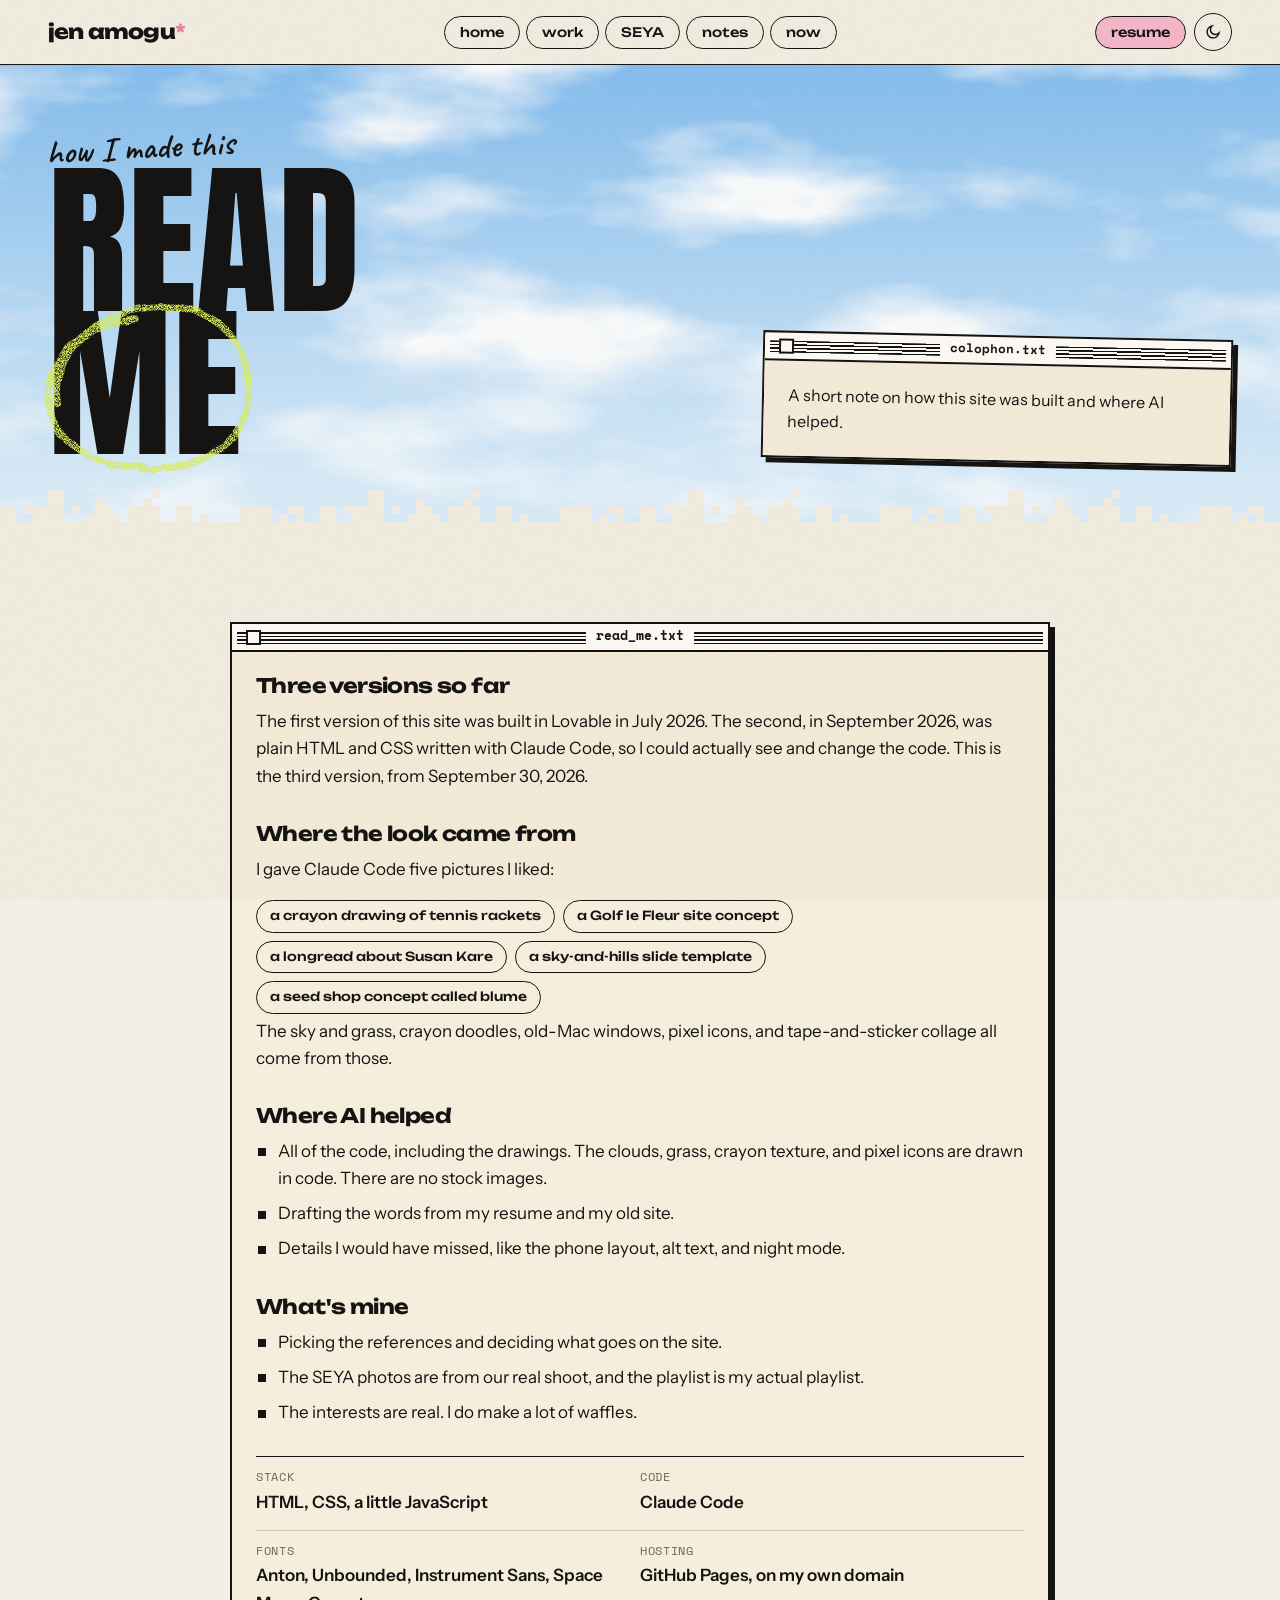
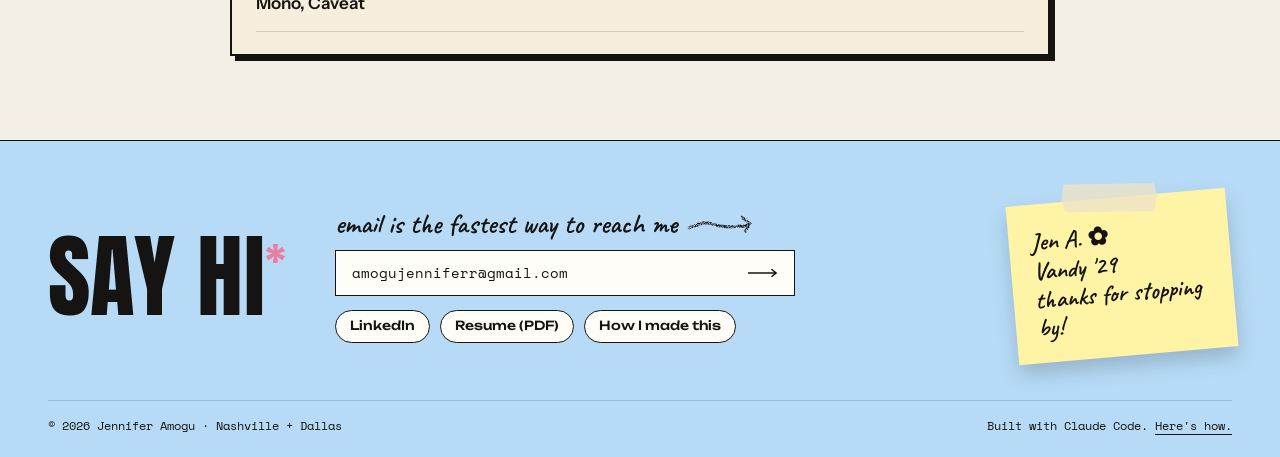
<file: colophon.html>
<!doctype html>
<html lang="en" data-theme="day">
<head>
<meta charset="utf-8">
<meta name="viewport" content="width=device-width, initial-scale=1">
<title>How I made this · Jennifer Amogu</title>
<meta name="description" content="How amogujennifer.com was made, and where AI helped.">
<meta name="author" content="Jennifer Amogu">
<meta property="og:title" content="How I made this · Jennifer Amogu">
<meta property="og:description" content="How amogujennifer.com was made, and where AI helped.">
<meta property="og:type" content="website">
<meta property="og:url" content="https://amogujennifer.com/colophon.html">
<meta property="og:image" content="https://amogujennifer.com/assets/img/og.jpg">
<meta name="twitter:card" content="summary_large_image">
<meta name="theme-color" content="#F4EFE4">
<link rel="icon" href="data:image/svg+xml,<svg xmlns='http://www.w3.org/2000/svg' viewBox='0 0 64 64'><rect width='64' height='64' rx='16' fill='%23F7B9CC'/><text x='50%25' y='57%25' dominant-baseline='middle' text-anchor='middle' font-family='Arial Black,Arial' font-weight='900' font-size='30' fill='%23151412'>ja</text></svg>">
<link rel="preconnect" href="https://fonts.googleapis.com">
<link rel="preconnect" href="https://fonts.gstatic.com" crossorigin>
<link rel="stylesheet" href="https://fonts.googleapis.com/css2?family=Anton&family=Caveat:wght@600;700&family=Instrument+Sans:ital,wght@0,400..700;1,400..700&family=Space+Mono:wght@400;700&family=Unbounded:wght@400;500;700;800&display=swap">
<link rel="stylesheet" href="/styles.css">
<script>try{if(localStorage.getItem('ja-mode')==='night')document.documentElement.setAttribute('data-theme','night')}catch(e){}</script>
</head>
<body>
<a class="skip" href="#main">Skip to content</a>
<svg class="defs" aria-hidden="true" focusable="false"><defs><filter id="crayon" x="-15%" y="-15%" width="130%" height="130%" color-interpolation-filters="sRGB"><feTurbulence type="fractalNoise" baseFrequency="0.035" numOctaves="2" seed="2" result="w"/><feDisplacementMap in="SourceGraphic" in2="w" scale="5" xChannelSelector="R" yChannelSelector="G" result="d"/><feTurbulence type="fractalNoise" baseFrequency="0.95" numOctaves="2" seed="9" result="g"/><feColorMatrix in="g" type="matrix" values="0 0 0 0 0  0 0 0 0 0  0 0 0 0 0  -2.6 0 0 0 1.95" result="m"/><feComposite in="d" in2="m" operator="in"/></filter><filter id="cloudfx" x="0" y="0" width="100%" height="100%" color-interpolation-filters="sRGB"><feTurbulence type="fractalNoise" baseFrequency="0.0032 0.0088" numOctaves="5" seed="11"/><feColorMatrix type="matrix" values="0 0 0 0 1  0 0 0 0 1  0 0 0 0 1  0 0 0 3.4 -1.6"/></filter><filter id="grassedge" x="-2%" y="-20%" width="104%" height="140%"><feTurbulence type="fractalNoise" baseFrequency="0.3 0.035" numOctaves="2" seed="3" result="t"/><feDisplacementMap in="SourceGraphic" in2="t" scale="14" xChannelSelector="A" yChannelSelector="R"/></filter><filter id="grassfx" x="0" y="0" width="100%" height="100%" color-interpolation-filters="sRGB"><feTurbulence type="turbulence" baseFrequency="0.22 0.009" numOctaves="3" seed="5"/><feColorMatrix type="matrix" values="0.42 0 0 0 0.17  0.62 0 0 0 0.36  0.16 0 0 0 0.1  0 0 0 0 1"/></filter><pattern id="blades" width="16" height="12" patternUnits="userSpaceOnUse"><path class="grass-hi" d="M3 12l1.5-7M9 12l-1-8M13 12l1-5" fill="none" stroke-width="1.6" stroke-linecap="round"/></pattern><pattern id="h-mustard" width="8" height="8" patternUnits="userSpaceOnUse" patternTransform="rotate(35)"><rect width="8" height="8" fill="#F6D27A"/><rect width="4.2" height="8" fill="#E7AC2C"/></pattern><pattern id="h-orange" width="8" height="8" patternUnits="userSpaceOnUse" patternTransform="rotate(35)"><rect width="8" height="8" fill="#F4A06E"/><rect width="4.2" height="8" fill="#E85A2A"/></pattern><pattern id="h-pink" width="8" height="8" patternUnits="userSpaceOnUse" patternTransform="rotate(35)"><rect width="8" height="8" fill="#FAD3DE"/><rect width="4.2" height="8" fill="#F09AB5"/></pattern><pattern id="h-sky" width="8" height="8" patternUnits="userSpaceOnUse" patternTransform="rotate(-30)"><rect width="8" height="8" fill="#D3E8FB"/><rect width="4.2" height="8" fill="#8EC0F0"/></pattern><pattern id="h-lime" width="8" height="8" patternUnits="userSpaceOnUse" patternTransform="rotate(35)"><rect width="8" height="8" fill="#EEF7A8"/><rect width="4.2" height="8" fill="#C9E043"/></pattern><pattern id="h-blue" width="8" height="8" patternUnits="userSpaceOnUse" patternTransform="rotate(50)"><rect width="8" height="8" fill="#8AA6F2"/><rect width="4.2" height="8" fill="#2A55D8"/></pattern><pattern id="h-grey" width="8" height="8" patternUnits="userSpaceOnUse" patternTransform="rotate(35)"><rect width="8" height="8" fill="#E6E6E1"/><rect width="4.2" height="8" fill="#BDBDB6"/></pattern><clipPath id="clip-waffle"><circle cx="100" cy="104" r="66"/></clipPath><clipPath id="clip-mic"><circle cx="100" cy="60" r="31"/></clipPath><symbol id="daisy" viewBox="-8 -8 16 16"><g fill="#FFFDF5"><circle cx="0.00" cy="-4.20" r="3"/><circle cx="3.99" cy="-1.30" r="3"/><circle cx="2.47" cy="3.40" r="3"/><circle cx="-2.47" cy="3.40" r="3"/><circle cx="-3.99" cy="-1.30" r="3"/></g><circle r="2.3" fill="#F2C230"/></symbol><symbol id="px-doc" viewBox="-1 -1 16 16"><path fill="#FFFDF8" d="M3 1h1v1h-1zM4 1h1v1h-1zM5 1h1v1h-1zM6 1h1v1h-1zM7 1h1v1h-1zM3 2h1v1h-1zM4 2h1v1h-1zM5 2h1v1h-1zM6 2h1v1h-1zM7 2h1v1h-1zM9 2h1v1h-1zM3 3h1v1h-1zM4 3h1v1h-1zM5 3h1v1h-1zM6 3h1v1h-1zM7 3h1v1h-1zM9 3h1v1h-1zM10 3h1v1h-1zM3 4h1v1h-1zM4 4h1v1h-1zM5 4h1v1h-1zM6 4h1v1h-1zM7 4h1v1h-1zM3 5h1v1h-1zM4 5h1v1h-1zM5 5h1v1h-1zM6 5h1v1h-1zM7 5h1v1h-1zM8 5h1v1h-1zM9 5h1v1h-1zM10 5h1v1h-1zM3 6h1v1h-1zM9 6h1v1h-1zM10 6h1v1h-1zM3 7h1v1h-1zM4 7h1v1h-1zM5 7h1v1h-1zM6 7h1v1h-1zM7 7h1v1h-1zM8 7h1v1h-1zM9 7h1v1h-1zM10 7h1v1h-1zM3 8h1v1h-1zM10 8h1v1h-1zM3 9h1v1h-1zM4 9h1v1h-1zM5 9h1v1h-1zM6 9h1v1h-1zM7 9h1v1h-1zM8 9h1v1h-1zM9 9h1v1h-1zM10 9h1v1h-1zM3 10h1v1h-1zM8 10h1v1h-1zM9 10h1v1h-1zM10 10h1v1h-1zM3 11h1v1h-1zM4 11h1v1h-1zM5 11h1v1h-1zM6 11h1v1h-1zM7 11h1v1h-1zM8 11h1v1h-1zM9 11h1v1h-1zM10 11h1v1h-1zM3 12h1v1h-1zM4 12h1v1h-1zM5 12h1v1h-1zM6 12h1v1h-1zM7 12h1v1h-1zM8 12h1v1h-1zM9 12h1v1h-1zM10 12h1v1h-1z"/><path fill="currentColor" d="M2 0h1v1h-1zM3 0h1v1h-1zM4 0h1v1h-1zM5 0h1v1h-1zM6 0h1v1h-1zM7 0h1v1h-1zM8 0h1v1h-1zM2 1h1v1h-1zM8 1h1v1h-1zM9 1h1v1h-1zM2 2h1v1h-1zM8 2h1v1h-1zM10 2h1v1h-1zM2 3h1v1h-1zM8 3h1v1h-1zM11 3h1v1h-1zM2 4h1v1h-1zM8 4h1v1h-1zM9 4h1v1h-1zM10 4h1v1h-1zM11 4h1v1h-1zM2 5h1v1h-1zM11 5h1v1h-1zM2 6h1v1h-1zM4 6h1v1h-1zM5 6h1v1h-1zM6 6h1v1h-1zM7 6h1v1h-1zM8 6h1v1h-1zM11 6h1v1h-1zM2 7h1v1h-1zM11 7h1v1h-1zM2 8h1v1h-1zM4 8h1v1h-1zM5 8h1v1h-1zM6 8h1v1h-1zM7 8h1v1h-1zM8 8h1v1h-1zM9 8h1v1h-1zM11 8h1v1h-1zM2 9h1v1h-1zM11 9h1v1h-1zM2 10h1v1h-1zM4 10h1v1h-1zM5 10h1v1h-1zM6 10h1v1h-1zM7 10h1v1h-1zM11 10h1v1h-1zM2 11h1v1h-1zM11 11h1v1h-1zM2 12h1v1h-1zM11 12h1v1h-1zM2 13h1v1h-1zM3 13h1v1h-1zM4 13h1v1h-1zM5 13h1v1h-1zM6 13h1v1h-1zM7 13h1v1h-1zM8 13h1v1h-1zM9 13h1v1h-1zM10 13h1v1h-1zM11 13h1v1h-1z"/></symbol><symbol id="px-shirt" viewBox="0 -1 16 16"><path fill="#FFFDF8" d="M4 1h1v1h-1zM5 1h1v1h-1zM6 1h1v1h-1zM9 1h1v1h-1zM10 1h1v1h-1zM11 1h1v1h-1zM2 2h1v1h-1zM3 2h1v1h-1zM4 2h1v1h-1zM5 2h1v1h-1zM6 2h1v1h-1zM7 2h1v1h-1zM8 2h1v1h-1zM9 2h1v1h-1zM10 2h1v1h-1zM11 2h1v1h-1zM12 2h1v1h-1zM13 2h1v1h-1zM1 3h1v1h-1zM2 3h1v1h-1zM3 3h1v1h-1zM4 3h1v1h-1zM5 3h1v1h-1zM6 3h1v1h-1zM7 3h1v1h-1zM8 3h1v1h-1zM9 3h1v1h-1zM10 3h1v1h-1zM11 3h1v1h-1zM12 3h1v1h-1zM13 3h1v1h-1zM14 3h1v1h-1zM1 4h1v1h-1zM2 4h1v1h-1zM4 4h1v1h-1zM5 4h1v1h-1zM6 4h1v1h-1zM7 4h1v1h-1zM8 4h1v1h-1zM9 4h1v1h-1zM10 4h1v1h-1zM11 4h1v1h-1zM13 4h1v1h-1zM14 4h1v1h-1zM4 5h1v1h-1zM5 5h1v1h-1zM6 5h1v1h-1zM7 5h1v1h-1zM8 5h1v1h-1zM9 5h1v1h-1zM10 5h1v1h-1zM11 5h1v1h-1zM4 6h1v1h-1zM5 6h1v1h-1zM6 6h1v1h-1zM7 6h1v1h-1zM8 6h1v1h-1zM9 6h1v1h-1zM10 6h1v1h-1zM11 6h1v1h-1zM4 7h1v1h-1zM5 7h1v1h-1zM6 7h1v1h-1zM7 7h1v1h-1zM8 7h1v1h-1zM9 7h1v1h-1zM10 7h1v1h-1zM11 7h1v1h-1zM4 8h1v1h-1zM5 8h1v1h-1zM6 8h1v1h-1zM7 8h1v1h-1zM8 8h1v1h-1zM9 8h1v1h-1zM10 8h1v1h-1zM11 8h1v1h-1zM4 9h1v1h-1zM5 9h1v1h-1zM6 9h1v1h-1zM7 9h1v1h-1zM8 9h1v1h-1zM9 9h1v1h-1zM10 9h1v1h-1zM11 9h1v1h-1zM4 10h1v1h-1zM5 10h1v1h-1zM6 10h1v1h-1zM7 10h1v1h-1zM8 10h1v1h-1zM9 10h1v1h-1zM10 10h1v1h-1zM11 10h1v1h-1zM4 11h1v1h-1zM5 11h1v1h-1zM6 11h1v1h-1zM7 11h1v1h-1zM8 11h1v1h-1zM9 11h1v1h-1zM10 11h1v1h-1zM11 11h1v1h-1z"/><path fill="currentColor" d="M4 0h1v1h-1zM5 0h1v1h-1zM6 0h1v1h-1zM9 0h1v1h-1zM10 0h1v1h-1zM11 0h1v1h-1zM2 1h1v1h-1zM3 1h1v1h-1zM7 1h1v1h-1zM8 1h1v1h-1zM12 1h1v1h-1zM13 1h1v1h-1zM1 2h1v1h-1zM14 2h1v1h-1zM0 3h1v1h-1zM15 3h1v1h-1zM0 4h1v1h-1zM3 4h1v1h-1zM12 4h1v1h-1zM15 4h1v1h-1zM1 5h1v1h-1zM2 5h1v1h-1zM3 5h1v1h-1zM12 5h1v1h-1zM13 5h1v1h-1zM14 5h1v1h-1zM3 6h1v1h-1zM12 6h1v1h-1zM3 7h1v1h-1zM12 7h1v1h-1zM3 8h1v1h-1zM12 8h1v1h-1zM3 9h1v1h-1zM12 9h1v1h-1zM3 10h1v1h-1zM12 10h1v1h-1zM3 11h1v1h-1zM12 11h1v1h-1zM3 12h1v1h-1zM4 12h1v1h-1zM5 12h1v1h-1zM6 12h1v1h-1zM7 12h1v1h-1zM8 12h1v1h-1zM9 12h1v1h-1zM10 12h1v1h-1zM11 12h1v1h-1zM12 12h1v1h-1z"/></symbol><symbol id="px-env" viewBox="0 -3 16 16"><path fill="#FFFDF8" d="M3 1h1v1h-1zM4 1h1v1h-1zM5 1h1v1h-1zM6 1h1v1h-1zM7 1h1v1h-1zM8 1h1v1h-1zM9 1h1v1h-1zM10 1h1v1h-1zM11 1h1v1h-1zM12 1h1v1h-1zM2 2h1v1h-1zM4 2h1v1h-1zM5 2h1v1h-1zM6 2h1v1h-1zM7 2h1v1h-1zM8 2h1v1h-1zM9 2h1v1h-1zM10 2h1v1h-1zM11 2h1v1h-1zM13 2h1v1h-1zM2 3h1v1h-1zM3 3h1v1h-1zM5 3h1v1h-1zM6 3h1v1h-1zM7 3h1v1h-1zM8 3h1v1h-1zM9 3h1v1h-1zM10 3h1v1h-1zM12 3h1v1h-1zM13 3h1v1h-1zM2 4h1v1h-1zM3 4h1v1h-1zM4 4h1v1h-1zM6 4h1v1h-1zM7 4h1v1h-1zM8 4h1v1h-1zM9 4h1v1h-1zM11 4h1v1h-1zM12 4h1v1h-1zM13 4h1v1h-1zM2 5h1v1h-1zM3 5h1v1h-1zM4 5h1v1h-1zM5 5h1v1h-1zM7 5h1v1h-1zM8 5h1v1h-1zM10 5h1v1h-1zM11 5h1v1h-1zM12 5h1v1h-1zM13 5h1v1h-1zM2 6h1v1h-1zM3 6h1v1h-1zM4 6h1v1h-1zM5 6h1v1h-1zM6 6h1v1h-1zM9 6h1v1h-1zM10 6h1v1h-1zM11 6h1v1h-1zM12 6h1v1h-1zM13 6h1v1h-1zM2 7h1v1h-1zM3 7h1v1h-1zM4 7h1v1h-1zM5 7h1v1h-1zM6 7h1v1h-1zM7 7h1v1h-1zM8 7h1v1h-1zM9 7h1v1h-1zM10 7h1v1h-1zM11 7h1v1h-1zM12 7h1v1h-1zM13 7h1v1h-1zM2 8h1v1h-1zM3 8h1v1h-1zM4 8h1v1h-1zM5 8h1v1h-1zM6 8h1v1h-1zM7 8h1v1h-1zM8 8h1v1h-1zM9 8h1v1h-1zM10 8h1v1h-1zM11 8h1v1h-1zM12 8h1v1h-1zM13 8h1v1h-1z"/><path fill="currentColor" d="M1 0h1v1h-1zM2 0h1v1h-1zM3 0h1v1h-1zM4 0h1v1h-1zM5 0h1v1h-1zM6 0h1v1h-1zM7 0h1v1h-1zM8 0h1v1h-1zM9 0h1v1h-1zM10 0h1v1h-1zM11 0h1v1h-1zM12 0h1v1h-1zM13 0h1v1h-1zM14 0h1v1h-1zM1 1h1v1h-1zM2 1h1v1h-1zM13 1h1v1h-1zM14 1h1v1h-1zM1 2h1v1h-1zM3 2h1v1h-1zM12 2h1v1h-1zM14 2h1v1h-1zM1 3h1v1h-1zM4 3h1v1h-1zM11 3h1v1h-1zM14 3h1v1h-1zM1 4h1v1h-1zM5 4h1v1h-1zM10 4h1v1h-1zM14 4h1v1h-1zM1 5h1v1h-1zM6 5h1v1h-1zM9 5h1v1h-1zM14 5h1v1h-1zM1 6h1v1h-1zM7 6h1v1h-1zM8 6h1v1h-1zM14 6h1v1h-1zM1 7h1v1h-1zM14 7h1v1h-1zM1 8h1v1h-1zM14 8h1v1h-1zM1 9h1v1h-1zM2 9h1v1h-1zM3 9h1v1h-1zM4 9h1v1h-1zM5 9h1v1h-1zM6 9h1v1h-1zM7 9h1v1h-1zM8 9h1v1h-1zM9 9h1v1h-1zM10 9h1v1h-1zM11 9h1v1h-1zM12 9h1v1h-1zM13 9h1v1h-1zM14 9h1v1h-1z"/></symbol><symbol id="px-note" viewBox="1 -2 16 16"><path fill="currentColor" d="M7 0h1v1h-1zM8 0h1v1h-1zM9 0h1v1h-1zM10 0h1v1h-1zM11 0h1v1h-1zM12 0h1v1h-1zM13 0h1v1h-1zM14 0h1v1h-1zM7 1h1v1h-1zM8 1h1v1h-1zM9 1h1v1h-1zM10 1h1v1h-1zM11 1h1v1h-1zM12 1h1v1h-1zM13 1h1v1h-1zM14 1h1v1h-1zM7 2h1v1h-1zM14 2h1v1h-1zM7 3h1v1h-1zM14 3h1v1h-1zM7 4h1v1h-1zM14 4h1v1h-1zM7 5h1v1h-1zM14 5h1v1h-1zM7 6h1v1h-1zM14 6h1v1h-1zM7 7h1v1h-1zM14 7h1v1h-1zM4 8h1v1h-1zM5 8h1v1h-1zM6 8h1v1h-1zM7 8h1v1h-1zM11 8h1v1h-1zM12 8h1v1h-1zM13 8h1v1h-1zM14 8h1v1h-1zM3 9h1v1h-1zM4 9h1v1h-1zM5 9h1v1h-1zM6 9h1v1h-1zM7 9h1v1h-1zM10 9h1v1h-1zM11 9h1v1h-1zM12 9h1v1h-1zM13 9h1v1h-1zM14 9h1v1h-1zM3 10h1v1h-1zM4 10h1v1h-1zM5 10h1v1h-1zM6 10h1v1h-1zM7 10h1v1h-1zM10 10h1v1h-1zM11 10h1v1h-1zM12 10h1v1h-1zM13 10h1v1h-1zM14 10h1v1h-1zM4 11h1v1h-1zM5 11h1v1h-1zM6 11h1v1h-1zM11 11h1v1h-1zM12 11h1v1h-1zM13 11h1v1h-1z"/></symbol><symbol id="px-pad" viewBox="0 -2 16 16"><path fill="#FFFDF8" d="M2 2h1v1h-1zM3 2h1v1h-1zM4 2h1v1h-1zM5 2h1v1h-1zM6 2h1v1h-1zM7 2h1v1h-1zM8 2h1v1h-1zM9 2h1v1h-1zM10 2h1v1h-1zM11 2h1v1h-1zM12 2h1v1h-1zM2 3h1v1h-1zM12 3h1v1h-1zM2 4h1v1h-1zM3 4h1v1h-1zM4 4h1v1h-1zM5 4h1v1h-1zM6 4h1v1h-1zM7 4h1v1h-1zM8 4h1v1h-1zM9 4h1v1h-1zM10 4h1v1h-1zM11 4h1v1h-1zM12 4h1v1h-1zM2 5h1v1h-1zM12 5h1v1h-1zM2 6h1v1h-1zM3 6h1v1h-1zM4 6h1v1h-1zM5 6h1v1h-1zM6 6h1v1h-1zM7 6h1v1h-1zM8 6h1v1h-1zM9 6h1v1h-1zM10 6h1v1h-1zM11 6h1v1h-1zM12 6h1v1h-1zM2 7h1v1h-1zM9 7h1v1h-1zM10 7h1v1h-1zM11 7h1v1h-1zM12 7h1v1h-1zM2 8h1v1h-1zM3 8h1v1h-1zM4 8h1v1h-1zM5 8h1v1h-1zM6 8h1v1h-1zM7 8h1v1h-1zM8 8h1v1h-1zM9 8h1v1h-1zM10 8h1v1h-1zM11 8h1v1h-1zM12 8h1v1h-1zM2 9h1v1h-1zM3 9h1v1h-1zM4 9h1v1h-1zM5 9h1v1h-1zM6 9h1v1h-1zM7 9h1v1h-1zM8 9h1v1h-1zM9 9h1v1h-1zM10 9h1v1h-1zM11 9h1v1h-1zM12 9h1v1h-1z"/><path fill="currentColor" d="M2 0h1v1h-1zM4 0h1v1h-1zM6 0h1v1h-1zM8 0h1v1h-1zM10 0h1v1h-1zM12 0h1v1h-1zM1 1h1v1h-1zM2 1h1v1h-1zM3 1h1v1h-1zM4 1h1v1h-1zM5 1h1v1h-1zM6 1h1v1h-1zM7 1h1v1h-1zM8 1h1v1h-1zM9 1h1v1h-1zM10 1h1v1h-1zM11 1h1v1h-1zM12 1h1v1h-1zM13 1h1v1h-1zM1 2h1v1h-1zM13 2h1v1h-1zM1 3h1v1h-1zM3 3h1v1h-1zM4 3h1v1h-1zM5 3h1v1h-1zM6 3h1v1h-1zM7 3h1v1h-1zM8 3h1v1h-1zM9 3h1v1h-1zM10 3h1v1h-1zM11 3h1v1h-1zM13 3h1v1h-1zM1 4h1v1h-1zM13 4h1v1h-1zM1 5h1v1h-1zM3 5h1v1h-1zM4 5h1v1h-1zM5 5h1v1h-1zM6 5h1v1h-1zM7 5h1v1h-1zM8 5h1v1h-1zM9 5h1v1h-1zM10 5h1v1h-1zM11 5h1v1h-1zM13 5h1v1h-1zM1 6h1v1h-1zM13 6h1v1h-1zM1 7h1v1h-1zM3 7h1v1h-1zM4 7h1v1h-1zM5 7h1v1h-1zM6 7h1v1h-1zM7 7h1v1h-1zM8 7h1v1h-1zM13 7h1v1h-1zM1 8h1v1h-1zM13 8h1v1h-1zM1 9h1v1h-1zM13 9h1v1h-1zM1 10h1v1h-1zM2 10h1v1h-1zM3 10h1v1h-1zM4 10h1v1h-1zM5 10h1v1h-1zM6 10h1v1h-1zM7 10h1v1h-1zM8 10h1v1h-1zM9 10h1v1h-1zM10 10h1v1h-1zM11 10h1v1h-1zM12 10h1v1h-1zM13 10h1v1h-1z"/></symbol><symbol id="px-case" viewBox="0 -2 16 16"><path fill="#FFFDF8" d="M6 1h1v1h-1zM7 1h1v1h-1zM8 1h1v1h-1zM9 1h1v1h-1zM2 3h1v1h-1zM3 3h1v1h-1zM4 3h1v1h-1zM5 3h1v1h-1zM6 3h1v1h-1zM7 3h1v1h-1zM8 3h1v1h-1zM9 3h1v1h-1zM10 3h1v1h-1zM11 3h1v1h-1zM12 3h1v1h-1zM13 3h1v1h-1zM2 4h1v1h-1zM3 4h1v1h-1zM4 4h1v1h-1zM5 4h1v1h-1zM6 4h1v1h-1zM7 4h1v1h-1zM8 4h1v1h-1zM9 4h1v1h-1zM10 4h1v1h-1zM11 4h1v1h-1zM12 4h1v1h-1zM13 4h1v1h-1zM7 5h1v1h-1zM8 5h1v1h-1zM2 6h1v1h-1zM3 6h1v1h-1zM4 6h1v1h-1zM5 6h1v1h-1zM7 6h1v1h-1zM8 6h1v1h-1zM10 6h1v1h-1zM11 6h1v1h-1zM12 6h1v1h-1zM13 6h1v1h-1zM2 7h1v1h-1zM3 7h1v1h-1zM4 7h1v1h-1zM5 7h1v1h-1zM10 7h1v1h-1zM11 7h1v1h-1zM12 7h1v1h-1zM13 7h1v1h-1zM2 8h1v1h-1zM3 8h1v1h-1zM4 8h1v1h-1zM5 8h1v1h-1zM6 8h1v1h-1zM7 8h1v1h-1zM8 8h1v1h-1zM9 8h1v1h-1zM10 8h1v1h-1zM11 8h1v1h-1zM12 8h1v1h-1zM13 8h1v1h-1zM2 9h1v1h-1zM3 9h1v1h-1zM4 9h1v1h-1zM5 9h1v1h-1zM6 9h1v1h-1zM7 9h1v1h-1zM8 9h1v1h-1zM9 9h1v1h-1zM10 9h1v1h-1zM11 9h1v1h-1zM12 9h1v1h-1zM13 9h1v1h-1z"/><path fill="currentColor" d="M6 0h1v1h-1zM7 0h1v1h-1zM8 0h1v1h-1zM9 0h1v1h-1zM5 1h1v1h-1zM10 1h1v1h-1zM1 2h1v1h-1zM2 2h1v1h-1zM3 2h1v1h-1zM4 2h1v1h-1zM5 2h1v1h-1zM6 2h1v1h-1zM7 2h1v1h-1zM8 2h1v1h-1zM9 2h1v1h-1zM10 2h1v1h-1zM11 2h1v1h-1zM12 2h1v1h-1zM13 2h1v1h-1zM14 2h1v1h-1zM1 3h1v1h-1zM14 3h1v1h-1zM1 4h1v1h-1zM14 4h1v1h-1zM1 5h1v1h-1zM2 5h1v1h-1zM3 5h1v1h-1zM4 5h1v1h-1zM5 5h1v1h-1zM6 5h1v1h-1zM9 5h1v1h-1zM10 5h1v1h-1zM11 5h1v1h-1zM12 5h1v1h-1zM13 5h1v1h-1zM14 5h1v1h-1zM1 6h1v1h-1zM6 6h1v1h-1zM9 6h1v1h-1zM14 6h1v1h-1zM1 7h1v1h-1zM6 7h1v1h-1zM7 7h1v1h-1zM8 7h1v1h-1zM9 7h1v1h-1zM14 7h1v1h-1zM1 8h1v1h-1zM14 8h1v1h-1zM1 9h1v1h-1zM14 9h1v1h-1zM1 10h1v1h-1zM2 10h1v1h-1zM3 10h1v1h-1zM4 10h1v1h-1zM5 10h1v1h-1zM6 10h1v1h-1zM7 10h1v1h-1zM8 10h1v1h-1zM9 10h1v1h-1zM10 10h1v1h-1zM11 10h1v1h-1zM12 10h1v1h-1zM13 10h1v1h-1zM14 10h1v1h-1z"/></symbol><symbol id="px-chart" viewBox="0 -2 16 16"><path fill="#FFFDF8" d="M11 1h1v1h-1zM11 2h1v1h-1zM11 3h1v1h-1zM7 4h1v1h-1zM11 4h1v1h-1zM7 5h1v1h-1zM11 5h1v1h-1zM7 6h1v1h-1zM11 6h1v1h-1zM3 7h1v1h-1zM7 7h1v1h-1zM11 7h1v1h-1zM3 8h1v1h-1zM7 8h1v1h-1zM11 8h1v1h-1zM3 9h1v1h-1zM7 9h1v1h-1zM11 9h1v1h-1zM3 10h1v1h-1zM7 10h1v1h-1zM11 10h1v1h-1z"/><path fill="currentColor" d="M10 0h1v1h-1zM11 0h1v1h-1zM12 0h1v1h-1zM10 1h1v1h-1zM12 1h1v1h-1zM10 2h1v1h-1zM12 2h1v1h-1zM6 3h1v1h-1zM7 3h1v1h-1zM8 3h1v1h-1zM10 3h1v1h-1zM12 3h1v1h-1zM6 4h1v1h-1zM8 4h1v1h-1zM10 4h1v1h-1zM12 4h1v1h-1zM6 5h1v1h-1zM8 5h1v1h-1zM10 5h1v1h-1zM12 5h1v1h-1zM2 6h1v1h-1zM3 6h1v1h-1zM4 6h1v1h-1zM6 6h1v1h-1zM8 6h1v1h-1zM10 6h1v1h-1zM12 6h1v1h-1zM2 7h1v1h-1zM4 7h1v1h-1zM6 7h1v1h-1zM8 7h1v1h-1zM10 7h1v1h-1zM12 7h1v1h-1zM2 8h1v1h-1zM4 8h1v1h-1zM6 8h1v1h-1zM8 8h1v1h-1zM10 8h1v1h-1zM12 8h1v1h-1zM2 9h1v1h-1zM4 9h1v1h-1zM6 9h1v1h-1zM8 9h1v1h-1zM10 9h1v1h-1zM12 9h1v1h-1zM2 10h1v1h-1zM4 10h1v1h-1zM6 10h1v1h-1zM8 10h1v1h-1zM10 10h1v1h-1zM12 10h1v1h-1zM1 11h1v1h-1zM2 11h1v1h-1zM3 11h1v1h-1zM4 11h1v1h-1zM5 11h1v1h-1zM6 11h1v1h-1zM7 11h1v1h-1zM8 11h1v1h-1zM9 11h1v1h-1zM10 11h1v1h-1zM11 11h1v1h-1zM12 11h1v1h-1zM13 11h1v1h-1zM14 11h1v1h-1z"/></symbol><symbol id="px-cross" viewBox="0 -2 16 16"><path fill="#FFFDF8" d="M6 1h1v1h-1zM7 1h1v1h-1zM8 1h1v1h-1zM9 1h1v1h-1zM6 2h1v1h-1zM7 2h1v1h-1zM8 2h1v1h-1zM9 2h1v1h-1zM6 3h1v1h-1zM7 3h1v1h-1zM8 3h1v1h-1zM9 3h1v1h-1zM3 4h1v1h-1zM4 4h1v1h-1zM5 4h1v1h-1zM6 4h1v1h-1zM7 4h1v1h-1zM8 4h1v1h-1zM9 4h1v1h-1zM10 4h1v1h-1zM11 4h1v1h-1zM12 4h1v1h-1zM3 5h1v1h-1zM4 5h1v1h-1zM5 5h1v1h-1zM6 5h1v1h-1zM7 5h1v1h-1zM8 5h1v1h-1zM9 5h1v1h-1zM10 5h1v1h-1zM11 5h1v1h-1zM12 5h1v1h-1zM3 6h1v1h-1zM4 6h1v1h-1zM5 6h1v1h-1zM6 6h1v1h-1zM7 6h1v1h-1zM8 6h1v1h-1zM9 6h1v1h-1zM10 6h1v1h-1zM11 6h1v1h-1zM12 6h1v1h-1zM3 7h1v1h-1zM4 7h1v1h-1zM5 7h1v1h-1zM6 7h1v1h-1zM7 7h1v1h-1zM8 7h1v1h-1zM9 7h1v1h-1zM10 7h1v1h-1zM11 7h1v1h-1zM12 7h1v1h-1zM6 8h1v1h-1zM7 8h1v1h-1zM8 8h1v1h-1zM9 8h1v1h-1zM6 9h1v1h-1zM7 9h1v1h-1zM8 9h1v1h-1zM9 9h1v1h-1zM6 10h1v1h-1zM7 10h1v1h-1zM8 10h1v1h-1zM9 10h1v1h-1z"/><path fill="currentColor" d="M5 0h1v1h-1zM6 0h1v1h-1zM7 0h1v1h-1zM8 0h1v1h-1zM9 0h1v1h-1zM10 0h1v1h-1zM5 1h1v1h-1zM10 1h1v1h-1zM5 2h1v1h-1zM10 2h1v1h-1zM2 3h1v1h-1zM3 3h1v1h-1zM4 3h1v1h-1zM5 3h1v1h-1zM10 3h1v1h-1zM11 3h1v1h-1zM12 3h1v1h-1zM13 3h1v1h-1zM2 4h1v1h-1zM13 4h1v1h-1zM2 5h1v1h-1zM13 5h1v1h-1zM2 6h1v1h-1zM13 6h1v1h-1zM2 7h1v1h-1zM13 7h1v1h-1zM2 8h1v1h-1zM3 8h1v1h-1zM4 8h1v1h-1zM5 8h1v1h-1zM10 8h1v1h-1zM11 8h1v1h-1zM12 8h1v1h-1zM13 8h1v1h-1zM5 9h1v1h-1zM10 9h1v1h-1zM5 10h1v1h-1zM10 10h1v1h-1zM5 11h1v1h-1zM6 11h1v1h-1zM7 11h1v1h-1zM8 11h1v1h-1zM9 11h1v1h-1zM10 11h1v1h-1z"/></symbol><symbol id="px-folder" viewBox="0 -2 16 16"><path fill="#FFFDF8" d="M1 1h1v1h-1zM2 1h1v1h-1zM3 1h1v1h-1zM4 1h1v1h-1zM5 1h1v1h-1zM1 2h1v1h-1zM2 2h1v1h-1zM3 2h1v1h-1zM4 2h1v1h-1zM5 2h1v1h-1zM6 2h1v1h-1zM7 2h1v1h-1zM8 2h1v1h-1zM9 2h1v1h-1zM10 2h1v1h-1zM11 2h1v1h-1zM12 2h1v1h-1zM13 2h1v1h-1zM14 2h1v1h-1zM1 4h1v1h-1zM2 4h1v1h-1zM3 4h1v1h-1zM4 4h1v1h-1zM5 4h1v1h-1zM6 4h1v1h-1zM7 4h1v1h-1zM8 4h1v1h-1zM9 4h1v1h-1zM10 4h1v1h-1zM11 4h1v1h-1zM12 4h1v1h-1zM13 4h1v1h-1zM14 4h1v1h-1zM1 5h1v1h-1zM2 5h1v1h-1zM3 5h1v1h-1zM4 5h1v1h-1zM5 5h1v1h-1zM6 5h1v1h-1zM7 5h1v1h-1zM8 5h1v1h-1zM9 5h1v1h-1zM10 5h1v1h-1zM11 5h1v1h-1zM12 5h1v1h-1zM13 5h1v1h-1zM14 5h1v1h-1zM1 6h1v1h-1zM2 6h1v1h-1zM3 6h1v1h-1zM4 6h1v1h-1zM5 6h1v1h-1zM6 6h1v1h-1zM7 6h1v1h-1zM8 6h1v1h-1zM9 6h1v1h-1zM10 6h1v1h-1zM11 6h1v1h-1zM12 6h1v1h-1zM13 6h1v1h-1zM14 6h1v1h-1zM1 7h1v1h-1zM2 7h1v1h-1zM3 7h1v1h-1zM4 7h1v1h-1zM5 7h1v1h-1zM6 7h1v1h-1zM7 7h1v1h-1zM8 7h1v1h-1zM9 7h1v1h-1zM10 7h1v1h-1zM11 7h1v1h-1zM12 7h1v1h-1zM13 7h1v1h-1zM14 7h1v1h-1zM1 8h1v1h-1zM2 8h1v1h-1zM3 8h1v1h-1zM4 8h1v1h-1zM5 8h1v1h-1zM6 8h1v1h-1zM7 8h1v1h-1zM8 8h1v1h-1zM9 8h1v1h-1zM10 8h1v1h-1zM11 8h1v1h-1zM12 8h1v1h-1zM13 8h1v1h-1zM14 8h1v1h-1zM1 9h1v1h-1zM2 9h1v1h-1zM3 9h1v1h-1zM4 9h1v1h-1zM5 9h1v1h-1zM6 9h1v1h-1zM7 9h1v1h-1zM8 9h1v1h-1zM9 9h1v1h-1zM10 9h1v1h-1zM11 9h1v1h-1zM12 9h1v1h-1zM13 9h1v1h-1zM14 9h1v1h-1z"/><path fill="currentColor" d="M1 0h1v1h-1zM2 0h1v1h-1zM3 0h1v1h-1zM4 0h1v1h-1zM5 0h1v1h-1zM0 1h1v1h-1zM6 1h1v1h-1zM7 1h1v1h-1zM8 1h1v1h-1zM9 1h1v1h-1zM10 1h1v1h-1zM11 1h1v1h-1zM12 1h1v1h-1zM13 1h1v1h-1zM14 1h1v1h-1zM0 2h1v1h-1zM15 2h1v1h-1zM0 3h1v1h-1zM1 3h1v1h-1zM2 3h1v1h-1zM3 3h1v1h-1zM4 3h1v1h-1zM5 3h1v1h-1zM6 3h1v1h-1zM7 3h1v1h-1zM8 3h1v1h-1zM9 3h1v1h-1zM10 3h1v1h-1zM11 3h1v1h-1zM12 3h1v1h-1zM13 3h1v1h-1zM14 3h1v1h-1zM15 3h1v1h-1zM0 4h1v1h-1zM15 4h1v1h-1zM0 5h1v1h-1zM15 5h1v1h-1zM0 6h1v1h-1zM15 6h1v1h-1zM0 7h1v1h-1zM15 7h1v1h-1zM0 8h1v1h-1zM15 8h1v1h-1zM0 9h1v1h-1zM15 9h1v1h-1zM0 10h1v1h-1zM1 10h1v1h-1zM2 10h1v1h-1zM3 10h1v1h-1zM4 10h1v1h-1zM5 10h1v1h-1zM6 10h1v1h-1zM7 10h1v1h-1zM8 10h1v1h-1zM9 10h1v1h-1zM10 10h1v1h-1zM11 10h1v1h-1zM12 10h1v1h-1zM13 10h1v1h-1zM14 10h1v1h-1zM15 10h1v1h-1z"/></symbol><symbol id="px-rocket" viewBox="0 -1 16 16"><path fill="#FFFDF8" d="M7 1h1v1h-1zM8 1h1v1h-1zM6 2h1v1h-1zM7 2h1v1h-1zM8 2h1v1h-1zM9 2h1v1h-1zM6 3h1v1h-1zM7 3h1v1h-1zM8 3h1v1h-1zM9 3h1v1h-1zM6 4h1v1h-1zM9 4h1v1h-1zM6 5h1v1h-1zM9 5h1v1h-1zM6 6h1v1h-1zM7 6h1v1h-1zM8 6h1v1h-1zM9 6h1v1h-1zM6 7h1v1h-1zM7 7h1v1h-1zM8 7h1v1h-1zM9 7h1v1h-1zM4 8h1v1h-1zM6 8h1v1h-1zM7 8h1v1h-1zM8 8h1v1h-1zM9 8h1v1h-1zM11 8h1v1h-1zM3 9h1v1h-1zM4 9h1v1h-1zM6 9h1v1h-1zM7 9h1v1h-1zM8 9h1v1h-1zM9 9h1v1h-1zM11 9h1v1h-1zM12 9h1v1h-1zM6 10h1v1h-1zM7 10h1v1h-1zM8 10h1v1h-1zM9 10h1v1h-1zM7 12h1v1h-1zM8 12h1v1h-1z"/><path fill="currentColor" d="M7 0h1v1h-1zM8 0h1v1h-1zM6 1h1v1h-1zM9 1h1v1h-1zM5 2h1v1h-1zM10 2h1v1h-1zM5 3h1v1h-1zM10 3h1v1h-1zM5 4h1v1h-1zM7 4h1v1h-1zM8 4h1v1h-1zM10 4h1v1h-1zM5 5h1v1h-1zM7 5h1v1h-1zM8 5h1v1h-1zM10 5h1v1h-1zM5 6h1v1h-1zM10 6h1v1h-1zM4 7h1v1h-1zM5 7h1v1h-1zM10 7h1v1h-1zM11 7h1v1h-1zM3 8h1v1h-1zM5 8h1v1h-1zM10 8h1v1h-1zM12 8h1v1h-1zM2 9h1v1h-1zM5 9h1v1h-1zM10 9h1v1h-1zM13 9h1v1h-1zM2 10h1v1h-1zM3 10h1v1h-1zM4 10h1v1h-1zM5 10h1v1h-1zM10 10h1v1h-1zM11 10h1v1h-1zM12 10h1v1h-1zM13 10h1v1h-1zM5 11h1v1h-1zM6 11h1v1h-1zM7 11h1v1h-1zM8 11h1v1h-1zM9 11h1v1h-1zM10 11h1v1h-1zM6 12h1v1h-1zM9 12h1v1h-1zM7 13h1v1h-1zM8 13h1v1h-1z"/></symbol><symbol id="px-lens" viewBox="1 -2 16 16"><path fill="#FFFDF8" d="M4 1h1v1h-1zM5 1h1v1h-1zM6 1h1v1h-1zM7 1h1v1h-1zM8 1h1v1h-1zM3 2h1v1h-1zM5 2h1v1h-1zM6 2h1v1h-1zM7 2h1v1h-1zM8 2h1v1h-1zM9 2h1v1h-1zM3 3h1v1h-1zM4 3h1v1h-1zM5 3h1v1h-1zM6 3h1v1h-1zM7 3h1v1h-1zM8 3h1v1h-1zM9 3h1v1h-1zM3 4h1v1h-1zM4 4h1v1h-1zM5 4h1v1h-1zM6 4h1v1h-1zM7 4h1v1h-1zM8 4h1v1h-1zM9 4h1v1h-1zM3 5h1v1h-1zM4 5h1v1h-1zM5 5h1v1h-1zM6 5h1v1h-1zM7 5h1v1h-1zM8 5h1v1h-1zM9 5h1v1h-1zM3 6h1v1h-1zM4 6h1v1h-1zM5 6h1v1h-1zM6 6h1v1h-1zM7 6h1v1h-1zM8 6h1v1h-1zM9 6h1v1h-1zM4 7h1v1h-1zM5 7h1v1h-1zM6 7h1v1h-1zM7 7h1v1h-1zM8 7h1v1h-1z"/><path fill="currentColor" d="M4 0h1v1h-1zM5 0h1v1h-1zM6 0h1v1h-1zM7 0h1v1h-1zM8 0h1v1h-1zM3 1h1v1h-1zM9 1h1v1h-1zM2 2h1v1h-1zM4 2h1v1h-1zM10 2h1v1h-1zM2 3h1v1h-1zM10 3h1v1h-1zM2 4h1v1h-1zM10 4h1v1h-1zM2 5h1v1h-1zM10 5h1v1h-1zM2 6h1v1h-1zM10 6h1v1h-1zM3 7h1v1h-1zM9 7h1v1h-1zM4 8h1v1h-1zM5 8h1v1h-1zM6 8h1v1h-1zM7 8h1v1h-1zM8 8h1v1h-1zM10 8h1v1h-1zM11 8h1v1h-1zM11 9h1v1h-1zM12 9h1v1h-1zM12 10h1v1h-1zM13 10h1v1h-1zM13 11h1v1h-1zM14 11h1v1h-1z"/></symbol></defs></svg>
<header class="nav"><div class="wrap">
  <a class="logo" href="/" aria-label="Jennifer Amogu, home">jen amogu<b>*</b></a>
  <nav class="pills" aria-label="Main"><a href="/">home</a><a href="/experience.html">work</a><a href="/venture.html">SEYA</a><a href="/notes.html">notes</a><a href="/now.html">now</a></nav>
  <div class="nav__right">
    <a class="nav__cv" href="/assets/Jennifer-Amogu-Resume.pdf" target="_blank" rel="noopener">resume</a>
    <button class="mode" type="button" aria-label="Switch to night mode"><svg class="i-moon" viewBox="0 0 24 24" fill="none" stroke="currentColor" stroke-width="2" stroke-linecap="round"><path d="M20 13.5A8 8 0 1 1 10.5 4a6.5 6.5 0 0 0 9.5 9.5z"/></svg><svg class="i-sun" viewBox="0 0 24 24" fill="none" stroke="currentColor" stroke-width="2" stroke-linecap="round"><circle cx="12" cy="12" r="4.2"/><path d="M12 2.5v2.5M12 19v2.5M4.6 4.6l1.8 1.8M17.6 17.6l1.8 1.8M2.5 12H5M19 12h2.5M4.6 19.4l1.8-1.8M17.6 6.4l1.8-1.8"/></svg></button>
  </div>
</div></header>
<main id="main">
<section class="sky phead">
  <svg class="clouds" aria-hidden="true"><rect width="100%" height="100%" filter="url(#cloudfx)"/></svg><svg class="stars" viewBox="0 0 1440 800" preserveAspectRatio="xMidYMid slice" aria-hidden="true"><g fill="#fff"><circle cx="823" cy="326" r="2.0"/><circle cx="21" cy="352" r="1.6"/><circle cx="1186" cy="497" r="1.0"/><circle cx="50" cy="372" r="0.8"/><circle cx="360" cy="724" r="1.2"/><circle cx="64" cy="654" r="2.0"/><circle cx="511" cy="320" r="1.2"/><circle cx="658" cy="521" r="1.2"/><circle cx="191" cy="584" r="1.0"/><circle cx="1396" cy="466" r="0.8"/><circle cx="839" cy="179" r="1.0"/><circle cx="1355" cy="230" r="1.2"/><circle cx="1112" cy="183" r="2.0"/><circle cx="649" cy="357" r="2.0"/><circle cx="468" cy="381" r="1.0"/><circle cx="1396" cy="181" r="0.8"/><circle cx="715" cy="622" r="0.8"/><circle cx="768" cy="650" r="1.0"/><circle cx="554" cy="719" r="2.0"/><circle cx="216" cy="732" r="0.8"/><circle cx="636" cy="746" r="1.0"/><circle cx="1365" cy="329" r="1.6"/><circle cx="642" cy="517" r="1.0"/><circle cx="889" cy="136" r="0.8"/><circle cx="385" cy="230" r="1.0"/><circle cx="1120" cy="365" r="1.2"/><circle cx="472" cy="170" r="2.0"/><circle cx="1026" cy="252" r="1.2"/><circle cx="349" cy="199" r="1.6"/><circle cx="839" cy="297" r="1.6"/><circle cx="970" cy="183" r="2.0"/><circle cx="1429" cy="206" r="1.6"/><circle cx="867" cy="48" r="1.6"/><circle cx="971" cy="682" r="1.0"/><circle cx="605" cy="445" r="2.0"/><circle cx="558" cy="533" r="2.0"/><circle cx="636" cy="736" r="1.6"/><circle cx="1194" cy="663" r="1.6"/><circle cx="771" cy="38" r="0.8"/><circle cx="219" cy="462" r="1.6"/><circle cx="201" cy="655" r="2.0"/><circle cx="1329" cy="261" r="1.2"/><circle cx="1293" cy="530" r="1.6"/><circle cx="473" cy="395" r="2.0"/><circle cx="221" cy="180" r="2.0"/><circle cx="47" cy="149" r="2.0"/><circle cx="828" cy="478" r="0.8"/><circle cx="1163" cy="731" r="1.6"/><circle cx="1226" cy="187" r="1.2"/><circle cx="1280" cy="35" r="2.0"/><circle cx="1104" cy="731" r="1.2"/><circle cx="234" cy="363" r="1.2"/><circle cx="857" cy="699" r="1.0"/><circle cx="1420" cy="139" r="2.0"/><circle cx="280" cy="158" r="0.8"/><circle cx="986" cy="234" r="1.6"/><circle cx="1243" cy="571" r="2.0"/><circle cx="1040" cy="340" r="2.0"/><circle cx="300" cy="454" r="0.8"/><circle cx="903" cy="477" r="1.0"/><circle cx="610" cy="310" r="1.6"/><circle cx="1255" cy="496" r="0.8"/><circle cx="1112" cy="606" r="0.8"/><circle cx="501" cy="274" r="1.6"/><circle cx="1094" cy="478" r="1.2"/><circle cx="672" cy="223" r="1.6"/><circle cx="731" cy="200" r="1.6"/><circle cx="921" cy="265" r="1.2"/><circle cx="695" cy="340" r="1.6"/><circle cx="846" cy="64" r="2.0"/><circle cx="1037" cy="609" r="1.6"/><circle cx="1312" cy="128" r="2.0"/><circle cx="1429" cy="548" r="0.8"/><circle cx="858" cy="557" r="1.2"/><circle cx="23" cy="249" r="1.2"/><circle cx="106" cy="301" r="1.2"/><circle cx="407" cy="142" r="1.0"/><circle cx="443" cy="423" r="0.8"/><circle cx="317" cy="566" r="1.6"/><circle cx="276" cy="435" r="1.6"/><circle cx="1317" cy="611" r="2.0"/><circle cx="23" cy="153" r="2.0"/><circle cx="275" cy="709" r="2.0"/><circle cx="1100" cy="726" r="1.2"/><circle cx="1253" cy="500" r="2.0"/><circle cx="72" cy="430" r="1.6"/><circle cx="467" cy="485" r="1.0"/><circle cx="169" cy="600" r="1.2"/><circle cx="1440" cy="24" r="2.0"/><circle cx="736" cy="266" r="1.6"/></g></svg>
  <div class="wrap">
    <div class="phead__grid">
      <div><span class="hand">how I made this</span><h1 class="display">Read<br><span class="circ">me<svg class="scrib  draw" viewBox="0 0 400 160" preserveAspectRatio="none" aria-hidden="true"><g filter="url(#crayon)"><path class="s s-lime" d="M44 98 C26 54 116 18 220 15 C330 12 392 48 384 92 C376 138 282 154 188 151 C94 148 20 126 28 84 C34 56 94 30 182 26" stroke-width="7" vector-effect="non-scaling-stroke" pathLength="1"/></g></svg></span></h1></div>
      <div class="win win--cream "><div class="win__bar"><span class="win__close"></span><span class="win__title">colophon.txt</span></div><div class="win__body"><p>A short note on how this site was built and where AI helped.</p></div></div>
    </div>
  </div>
  <div class="pixedge"></div>
</section>

<section class="block">
  <div class="wrap"><div class="win win--cream readme rv"><div class="win__bar"><span class="win__close"></span><span class="win__title">read_me.txt</span></div><div class="win__body"><h2>Three versions so far</h2>
<p>The first version of this site was built in Lovable in July 2026. The second, in September 2026, was plain HTML and CSS written with Claude Code, so I could actually see and change the code. This is the third version, from September 30, 2026.</p>
<h2>Where the look came from</h2>
<p>I gave Claude Code five pictures I liked:</p>
<div class="refs"><span>a crayon drawing of tennis rackets</span><span>a Golf le Fleur site concept</span><span>a longread about Susan Kare</span><span>a sky-and-hills slide template</span><span>a seed shop concept called blume</span></div>
<p>The sky and grass, crayon doodles, old-Mac windows, pixel icons, and tape-and-sticker collage all come from those.</p>
<h2>Where AI helped</h2>
<ul>
<li>All of the code, including the drawings. The clouds, grass, crayon texture, and pixel icons are drawn in code. There are no stock images.</li>
<li>Drafting the words from my resume and my old site.</li>
<li>Details I would have missed, like the phone layout, alt text, and night mode.</li>
</ul>
<h2>What's mine</h2>
<ul>
<li>Picking the references and deciding what goes on the site.</li>
<li>The SEYA photos are from our real shoot, and the playlist is my actual playlist.</li>
<li>The interests are real. I do make a lot of waffles.</li>
</ul>
<div class="specs">
<div><span>stack</span><b>HTML, CSS, a little JavaScript</b></div>
<div><span>code</span><b>Claude Code</b></div>
<div><span>fonts</span><b>Anton, Unbounded, Instrument Sans, Space Mono, Caveat</b></div>
<div><span>hosting</span><b>GitHub Pages, on my own domain</b></div>
</div></div></div></div>
</section>
</main>
<footer class="foot">
  <div class="wrap">
    <div class="foot__grid">
      <h2 class="display">Say hi<sup>*</sup></h2>
      <div class="foot__mid">
        <p class="hand">email is the fastest way to reach me <svg class="scrib inline" viewBox="0 0 120 40" preserveAspectRatio="none" aria-hidden="true"><g filter="url(#crayon)"><path class="s s-ink" d="M4 26 C30 8 64 36 110 18 M110 18 L95 9 M110 18 L99 31" stroke-width="3" vector-effect="non-scaling-stroke" pathLength="1"/></g></svg></p>
        <a class="mailbox" href="mailto:amogujenniferr@gmail.com"><span>amogujenniferr@gmail.com</span><svg class="arr" viewBox="0 0 32 10" aria-hidden="true"><path d="M0 5H30M25 1l5 4-5 4" fill="none" stroke="currentColor" stroke-width="1.6"/></svg></a>
        <div class="foot__links"><a href="https://www.linkedin.com/in/amogujennifer/" target="_blank" rel="noopener">LinkedIn</a><a href="/assets/Jennifer-Amogu-Resume.pdf" target="_blank" rel="noopener">Resume (PDF)</a><a href="/colophon.html">How I made this</a></div>
      </div>
      <div class="postit"><span class="tape"></span>Jen A. &#10047;<br>Vandy '29<br>thanks for stopping by!</div>
    </div>
    <div class="foot__bottom"><span>&copy; <span id="yr">2026</span> Jennifer Amogu &middot; Nashville + Dallas</span><span>Built with Claude Code. <a href="/colophon.html">Here's how.</a></span></div>
  </div>
</footer>
<script src="/main.js"></script>
</body>
</html>
</file>
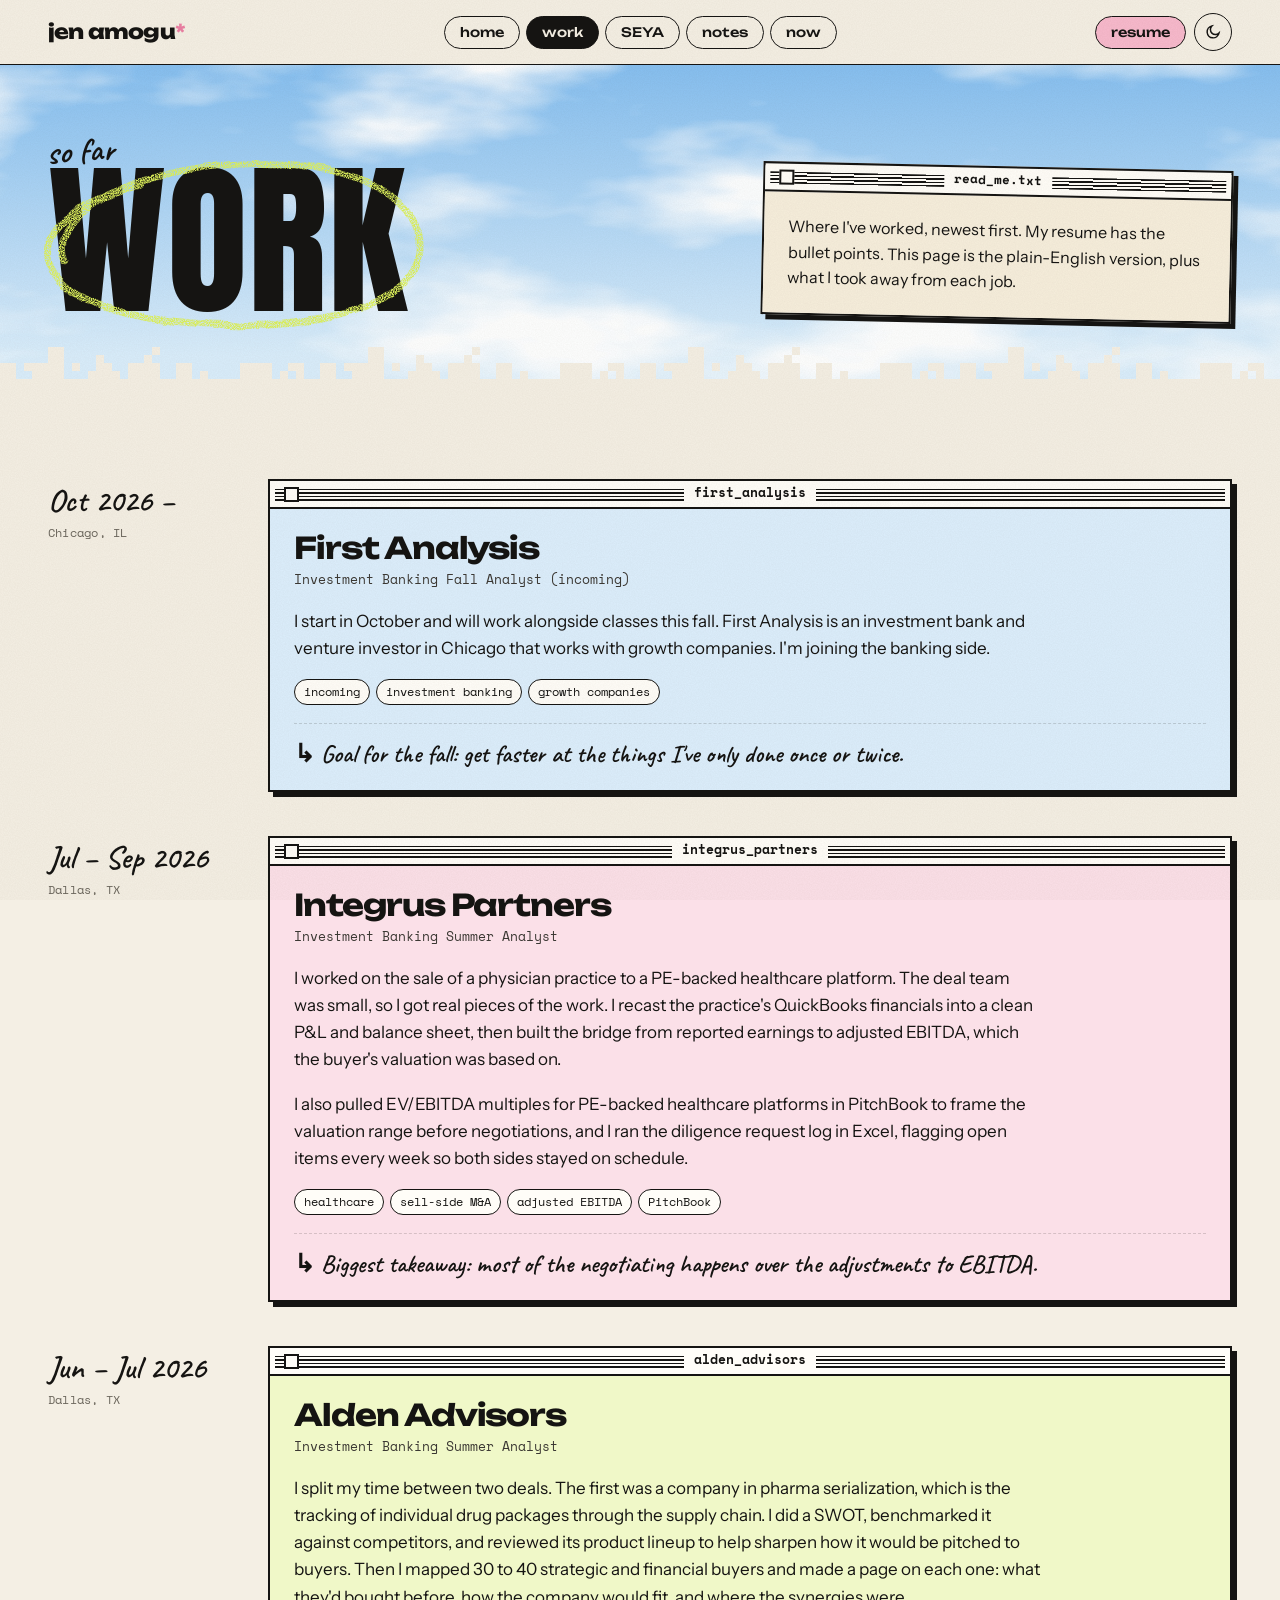
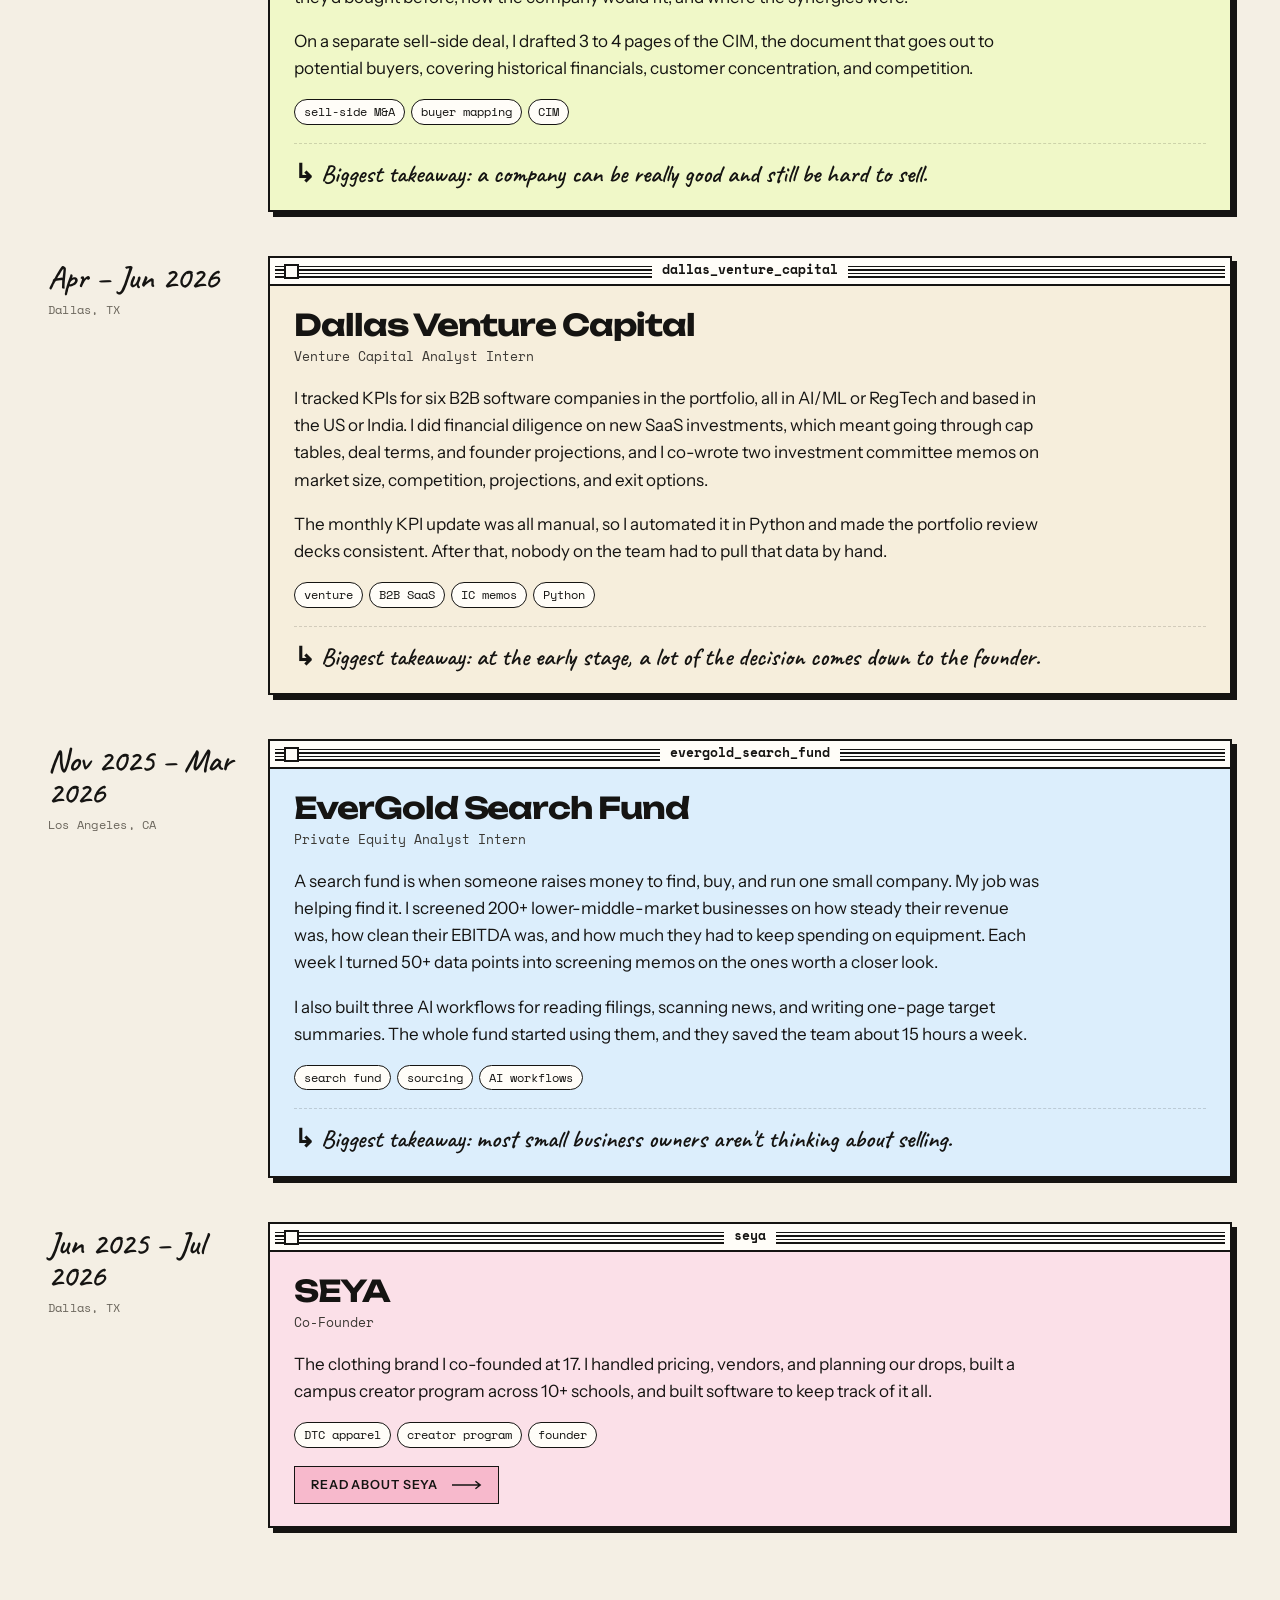
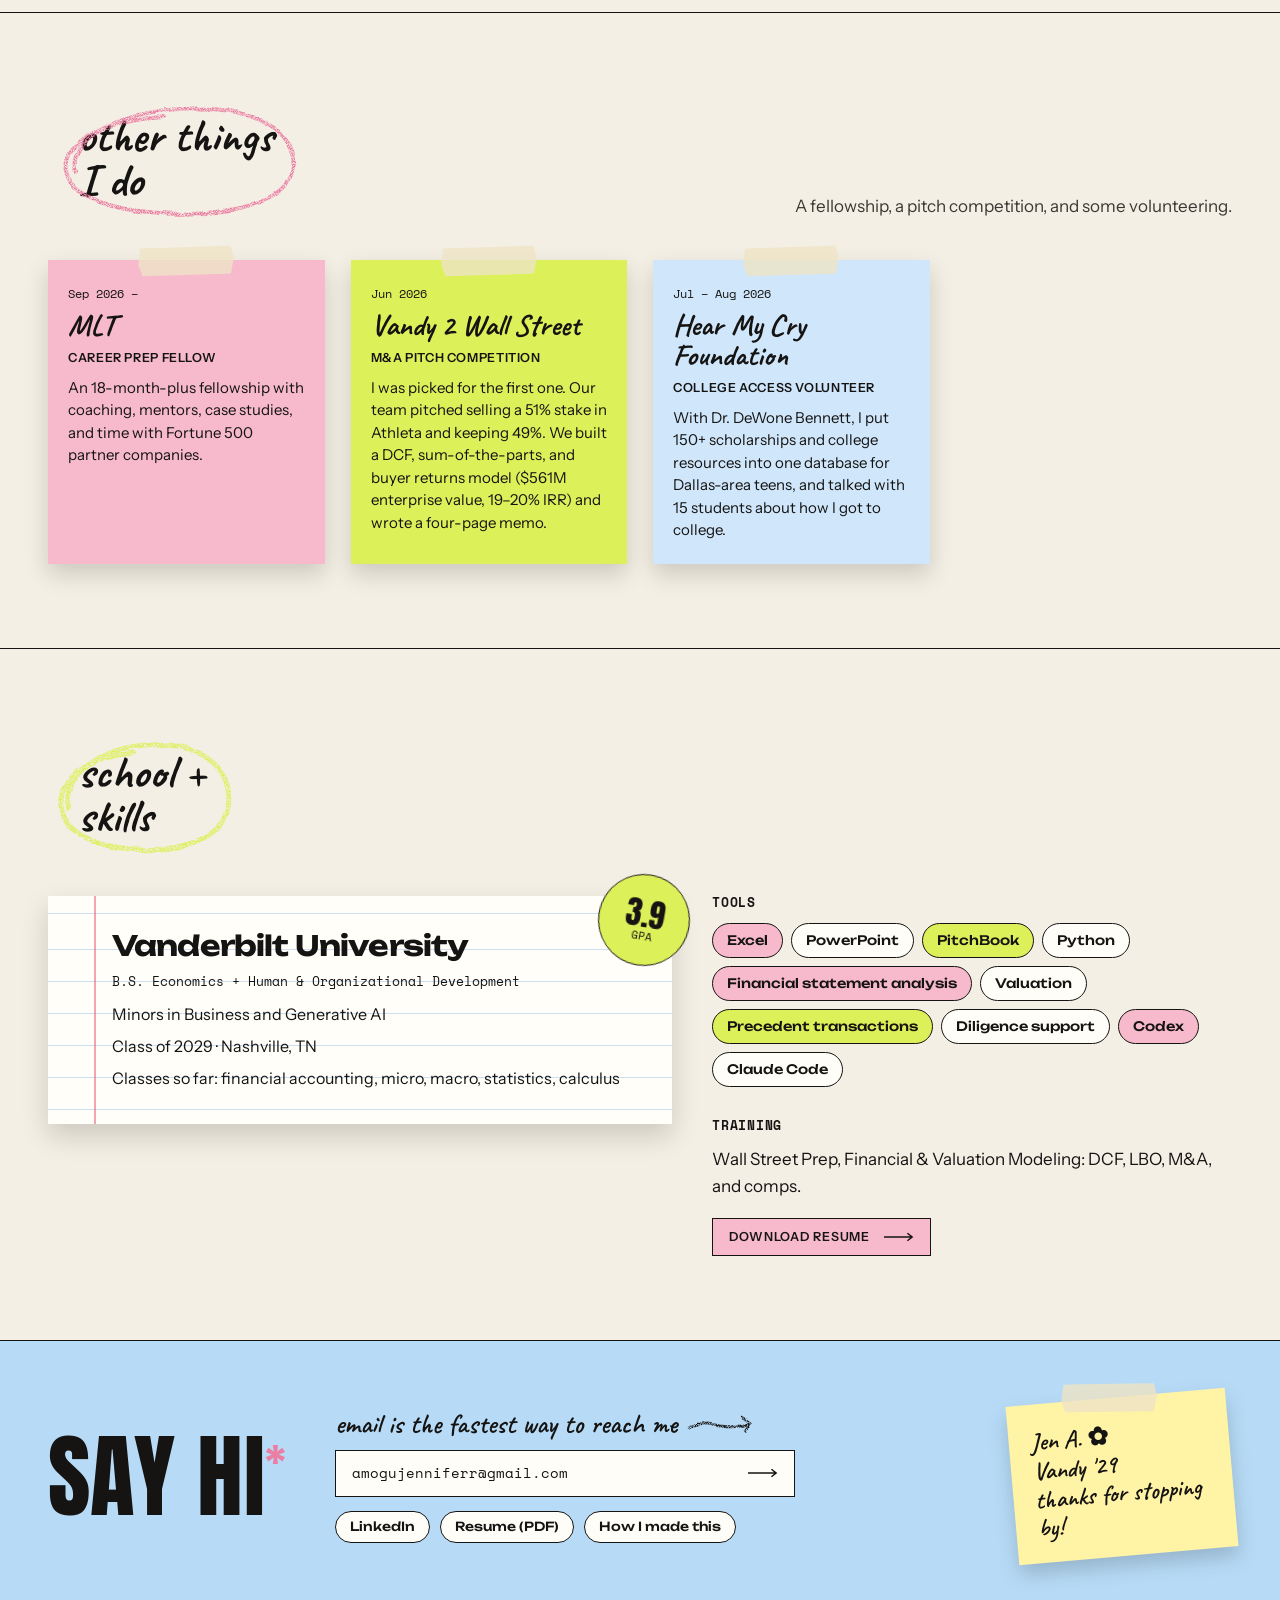
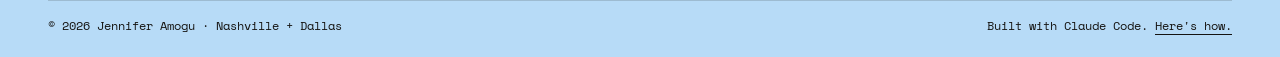
<file: experience.html>
<!doctype html>
<html lang="en" data-theme="day">
<head>
<meta charset="utf-8">
<meta name="viewport" content="width=device-width, initial-scale=1">
<title>Work · Jennifer Amogu</title>
<meta name="description" content="Where Jennifer Amogu has worked: First Analysis, Integrus Partners, Alden Advisors, Dallas Venture Capital, EverGold Search Fund, and SEYA.">
<meta name="author" content="Jennifer Amogu">
<meta property="og:title" content="Work · Jennifer Amogu">
<meta property="og:description" content="Where Jennifer Amogu has worked: First Analysis, Integrus Partners, Alden Advisors, Dallas Venture Capital, EverGold Search Fund, and SEYA.">
<meta property="og:type" content="website">
<meta property="og:url" content="https://amogujennifer.com/experience.html">
<meta property="og:image" content="https://amogujennifer.com/assets/img/og.jpg">
<meta name="twitter:card" content="summary_large_image">
<meta name="theme-color" content="#F4EFE4">
<link rel="icon" href="data:image/svg+xml,<svg xmlns='http://www.w3.org/2000/svg' viewBox='0 0 64 64'><rect width='64' height='64' rx='16' fill='%23F7B9CC'/><text x='50%25' y='57%25' dominant-baseline='middle' text-anchor='middle' font-family='Arial Black,Arial' font-weight='900' font-size='30' fill='%23151412'>ja</text></svg>">
<link rel="preconnect" href="https://fonts.googleapis.com">
<link rel="preconnect" href="https://fonts.gstatic.com" crossorigin>
<link rel="stylesheet" href="https://fonts.googleapis.com/css2?family=Anton&family=Caveat:wght@600;700&family=Instrument+Sans:ital,wght@0,400..700;1,400..700&family=Space+Mono:wght@400;700&family=Unbounded:wght@400;500;700;800&display=swap">
<link rel="stylesheet" href="/styles.css">
<script>try{if(localStorage.getItem('ja-mode')==='night')document.documentElement.setAttribute('data-theme','night')}catch(e){}</script>
</head>
<body>
<a class="skip" href="#main">Skip to content</a>
<svg class="defs" aria-hidden="true" focusable="false"><defs><filter id="crayon" x="-15%" y="-15%" width="130%" height="130%" color-interpolation-filters="sRGB"><feTurbulence type="fractalNoise" baseFrequency="0.035" numOctaves="2" seed="2" result="w"/><feDisplacementMap in="SourceGraphic" in2="w" scale="5" xChannelSelector="R" yChannelSelector="G" result="d"/><feTurbulence type="fractalNoise" baseFrequency="0.95" numOctaves="2" seed="9" result="g"/><feColorMatrix in="g" type="matrix" values="0 0 0 0 0  0 0 0 0 0  0 0 0 0 0  -2.6 0 0 0 1.95" result="m"/><feComposite in="d" in2="m" operator="in"/></filter><filter id="cloudfx" x="0" y="0" width="100%" height="100%" color-interpolation-filters="sRGB"><feTurbulence type="fractalNoise" baseFrequency="0.0032 0.0088" numOctaves="5" seed="11"/><feColorMatrix type="matrix" values="0 0 0 0 1  0 0 0 0 1  0 0 0 0 1  0 0 0 3.4 -1.6"/></filter><filter id="grassedge" x="-2%" y="-20%" width="104%" height="140%"><feTurbulence type="fractalNoise" baseFrequency="0.3 0.035" numOctaves="2" seed="3" result="t"/><feDisplacementMap in="SourceGraphic" in2="t" scale="14" xChannelSelector="A" yChannelSelector="R"/></filter><filter id="grassfx" x="0" y="0" width="100%" height="100%" color-interpolation-filters="sRGB"><feTurbulence type="turbulence" baseFrequency="0.22 0.009" numOctaves="3" seed="5"/><feColorMatrix type="matrix" values="0.42 0 0 0 0.17  0.62 0 0 0 0.36  0.16 0 0 0 0.1  0 0 0 0 1"/></filter><pattern id="blades" width="16" height="12" patternUnits="userSpaceOnUse"><path class="grass-hi" d="M3 12l1.5-7M9 12l-1-8M13 12l1-5" fill="none" stroke-width="1.6" stroke-linecap="round"/></pattern><pattern id="h-mustard" width="8" height="8" patternUnits="userSpaceOnUse" patternTransform="rotate(35)"><rect width="8" height="8" fill="#F6D27A"/><rect width="4.2" height="8" fill="#E7AC2C"/></pattern><pattern id="h-orange" width="8" height="8" patternUnits="userSpaceOnUse" patternTransform="rotate(35)"><rect width="8" height="8" fill="#F4A06E"/><rect width="4.2" height="8" fill="#E85A2A"/></pattern><pattern id="h-pink" width="8" height="8" patternUnits="userSpaceOnUse" patternTransform="rotate(35)"><rect width="8" height="8" fill="#FAD3DE"/><rect width="4.2" height="8" fill="#F09AB5"/></pattern><pattern id="h-sky" width="8" height="8" patternUnits="userSpaceOnUse" patternTransform="rotate(-30)"><rect width="8" height="8" fill="#D3E8FB"/><rect width="4.2" height="8" fill="#8EC0F0"/></pattern><pattern id="h-lime" width="8" height="8" patternUnits="userSpaceOnUse" patternTransform="rotate(35)"><rect width="8" height="8" fill="#EEF7A8"/><rect width="4.2" height="8" fill="#C9E043"/></pattern><pattern id="h-blue" width="8" height="8" patternUnits="userSpaceOnUse" patternTransform="rotate(50)"><rect width="8" height="8" fill="#8AA6F2"/><rect width="4.2" height="8" fill="#2A55D8"/></pattern><pattern id="h-grey" width="8" height="8" patternUnits="userSpaceOnUse" patternTransform="rotate(35)"><rect width="8" height="8" fill="#E6E6E1"/><rect width="4.2" height="8" fill="#BDBDB6"/></pattern><clipPath id="clip-waffle"><circle cx="100" cy="104" r="66"/></clipPath><clipPath id="clip-mic"><circle cx="100" cy="60" r="31"/></clipPath><symbol id="daisy" viewBox="-8 -8 16 16"><g fill="#FFFDF5"><circle cx="0.00" cy="-4.20" r="3"/><circle cx="3.99" cy="-1.30" r="3"/><circle cx="2.47" cy="3.40" r="3"/><circle cx="-2.47" cy="3.40" r="3"/><circle cx="-3.99" cy="-1.30" r="3"/></g><circle r="2.3" fill="#F2C230"/></symbol><symbol id="px-doc" viewBox="-1 -1 16 16"><path fill="#FFFDF8" d="M3 1h1v1h-1zM4 1h1v1h-1zM5 1h1v1h-1zM6 1h1v1h-1zM7 1h1v1h-1zM3 2h1v1h-1zM4 2h1v1h-1zM5 2h1v1h-1zM6 2h1v1h-1zM7 2h1v1h-1zM9 2h1v1h-1zM3 3h1v1h-1zM4 3h1v1h-1zM5 3h1v1h-1zM6 3h1v1h-1zM7 3h1v1h-1zM9 3h1v1h-1zM10 3h1v1h-1zM3 4h1v1h-1zM4 4h1v1h-1zM5 4h1v1h-1zM6 4h1v1h-1zM7 4h1v1h-1zM3 5h1v1h-1zM4 5h1v1h-1zM5 5h1v1h-1zM6 5h1v1h-1zM7 5h1v1h-1zM8 5h1v1h-1zM9 5h1v1h-1zM10 5h1v1h-1zM3 6h1v1h-1zM9 6h1v1h-1zM10 6h1v1h-1zM3 7h1v1h-1zM4 7h1v1h-1zM5 7h1v1h-1zM6 7h1v1h-1zM7 7h1v1h-1zM8 7h1v1h-1zM9 7h1v1h-1zM10 7h1v1h-1zM3 8h1v1h-1zM10 8h1v1h-1zM3 9h1v1h-1zM4 9h1v1h-1zM5 9h1v1h-1zM6 9h1v1h-1zM7 9h1v1h-1zM8 9h1v1h-1zM9 9h1v1h-1zM10 9h1v1h-1zM3 10h1v1h-1zM8 10h1v1h-1zM9 10h1v1h-1zM10 10h1v1h-1zM3 11h1v1h-1zM4 11h1v1h-1zM5 11h1v1h-1zM6 11h1v1h-1zM7 11h1v1h-1zM8 11h1v1h-1zM9 11h1v1h-1zM10 11h1v1h-1zM3 12h1v1h-1zM4 12h1v1h-1zM5 12h1v1h-1zM6 12h1v1h-1zM7 12h1v1h-1zM8 12h1v1h-1zM9 12h1v1h-1zM10 12h1v1h-1z"/><path fill="currentColor" d="M2 0h1v1h-1zM3 0h1v1h-1zM4 0h1v1h-1zM5 0h1v1h-1zM6 0h1v1h-1zM7 0h1v1h-1zM8 0h1v1h-1zM2 1h1v1h-1zM8 1h1v1h-1zM9 1h1v1h-1zM2 2h1v1h-1zM8 2h1v1h-1zM10 2h1v1h-1zM2 3h1v1h-1zM8 3h1v1h-1zM11 3h1v1h-1zM2 4h1v1h-1zM8 4h1v1h-1zM9 4h1v1h-1zM10 4h1v1h-1zM11 4h1v1h-1zM2 5h1v1h-1zM11 5h1v1h-1zM2 6h1v1h-1zM4 6h1v1h-1zM5 6h1v1h-1zM6 6h1v1h-1zM7 6h1v1h-1zM8 6h1v1h-1zM11 6h1v1h-1zM2 7h1v1h-1zM11 7h1v1h-1zM2 8h1v1h-1zM4 8h1v1h-1zM5 8h1v1h-1zM6 8h1v1h-1zM7 8h1v1h-1zM8 8h1v1h-1zM9 8h1v1h-1zM11 8h1v1h-1zM2 9h1v1h-1zM11 9h1v1h-1zM2 10h1v1h-1zM4 10h1v1h-1zM5 10h1v1h-1zM6 10h1v1h-1zM7 10h1v1h-1zM11 10h1v1h-1zM2 11h1v1h-1zM11 11h1v1h-1zM2 12h1v1h-1zM11 12h1v1h-1zM2 13h1v1h-1zM3 13h1v1h-1zM4 13h1v1h-1zM5 13h1v1h-1zM6 13h1v1h-1zM7 13h1v1h-1zM8 13h1v1h-1zM9 13h1v1h-1zM10 13h1v1h-1zM11 13h1v1h-1z"/></symbol><symbol id="px-shirt" viewBox="0 -1 16 16"><path fill="#FFFDF8" d="M4 1h1v1h-1zM5 1h1v1h-1zM6 1h1v1h-1zM9 1h1v1h-1zM10 1h1v1h-1zM11 1h1v1h-1zM2 2h1v1h-1zM3 2h1v1h-1zM4 2h1v1h-1zM5 2h1v1h-1zM6 2h1v1h-1zM7 2h1v1h-1zM8 2h1v1h-1zM9 2h1v1h-1zM10 2h1v1h-1zM11 2h1v1h-1zM12 2h1v1h-1zM13 2h1v1h-1zM1 3h1v1h-1zM2 3h1v1h-1zM3 3h1v1h-1zM4 3h1v1h-1zM5 3h1v1h-1zM6 3h1v1h-1zM7 3h1v1h-1zM8 3h1v1h-1zM9 3h1v1h-1zM10 3h1v1h-1zM11 3h1v1h-1zM12 3h1v1h-1zM13 3h1v1h-1zM14 3h1v1h-1zM1 4h1v1h-1zM2 4h1v1h-1zM4 4h1v1h-1zM5 4h1v1h-1zM6 4h1v1h-1zM7 4h1v1h-1zM8 4h1v1h-1zM9 4h1v1h-1zM10 4h1v1h-1zM11 4h1v1h-1zM13 4h1v1h-1zM14 4h1v1h-1zM4 5h1v1h-1zM5 5h1v1h-1zM6 5h1v1h-1zM7 5h1v1h-1zM8 5h1v1h-1zM9 5h1v1h-1zM10 5h1v1h-1zM11 5h1v1h-1zM4 6h1v1h-1zM5 6h1v1h-1zM6 6h1v1h-1zM7 6h1v1h-1zM8 6h1v1h-1zM9 6h1v1h-1zM10 6h1v1h-1zM11 6h1v1h-1zM4 7h1v1h-1zM5 7h1v1h-1zM6 7h1v1h-1zM7 7h1v1h-1zM8 7h1v1h-1zM9 7h1v1h-1zM10 7h1v1h-1zM11 7h1v1h-1zM4 8h1v1h-1zM5 8h1v1h-1zM6 8h1v1h-1zM7 8h1v1h-1zM8 8h1v1h-1zM9 8h1v1h-1zM10 8h1v1h-1zM11 8h1v1h-1zM4 9h1v1h-1zM5 9h1v1h-1zM6 9h1v1h-1zM7 9h1v1h-1zM8 9h1v1h-1zM9 9h1v1h-1zM10 9h1v1h-1zM11 9h1v1h-1zM4 10h1v1h-1zM5 10h1v1h-1zM6 10h1v1h-1zM7 10h1v1h-1zM8 10h1v1h-1zM9 10h1v1h-1zM10 10h1v1h-1zM11 10h1v1h-1zM4 11h1v1h-1zM5 11h1v1h-1zM6 11h1v1h-1zM7 11h1v1h-1zM8 11h1v1h-1zM9 11h1v1h-1zM10 11h1v1h-1zM11 11h1v1h-1z"/><path fill="currentColor" d="M4 0h1v1h-1zM5 0h1v1h-1zM6 0h1v1h-1zM9 0h1v1h-1zM10 0h1v1h-1zM11 0h1v1h-1zM2 1h1v1h-1zM3 1h1v1h-1zM7 1h1v1h-1zM8 1h1v1h-1zM12 1h1v1h-1zM13 1h1v1h-1zM1 2h1v1h-1zM14 2h1v1h-1zM0 3h1v1h-1zM15 3h1v1h-1zM0 4h1v1h-1zM3 4h1v1h-1zM12 4h1v1h-1zM15 4h1v1h-1zM1 5h1v1h-1zM2 5h1v1h-1zM3 5h1v1h-1zM12 5h1v1h-1zM13 5h1v1h-1zM14 5h1v1h-1zM3 6h1v1h-1zM12 6h1v1h-1zM3 7h1v1h-1zM12 7h1v1h-1zM3 8h1v1h-1zM12 8h1v1h-1zM3 9h1v1h-1zM12 9h1v1h-1zM3 10h1v1h-1zM12 10h1v1h-1zM3 11h1v1h-1zM12 11h1v1h-1zM3 12h1v1h-1zM4 12h1v1h-1zM5 12h1v1h-1zM6 12h1v1h-1zM7 12h1v1h-1zM8 12h1v1h-1zM9 12h1v1h-1zM10 12h1v1h-1zM11 12h1v1h-1zM12 12h1v1h-1z"/></symbol><symbol id="px-env" viewBox="0 -3 16 16"><path fill="#FFFDF8" d="M3 1h1v1h-1zM4 1h1v1h-1zM5 1h1v1h-1zM6 1h1v1h-1zM7 1h1v1h-1zM8 1h1v1h-1zM9 1h1v1h-1zM10 1h1v1h-1zM11 1h1v1h-1zM12 1h1v1h-1zM2 2h1v1h-1zM4 2h1v1h-1zM5 2h1v1h-1zM6 2h1v1h-1zM7 2h1v1h-1zM8 2h1v1h-1zM9 2h1v1h-1zM10 2h1v1h-1zM11 2h1v1h-1zM13 2h1v1h-1zM2 3h1v1h-1zM3 3h1v1h-1zM5 3h1v1h-1zM6 3h1v1h-1zM7 3h1v1h-1zM8 3h1v1h-1zM9 3h1v1h-1zM10 3h1v1h-1zM12 3h1v1h-1zM13 3h1v1h-1zM2 4h1v1h-1zM3 4h1v1h-1zM4 4h1v1h-1zM6 4h1v1h-1zM7 4h1v1h-1zM8 4h1v1h-1zM9 4h1v1h-1zM11 4h1v1h-1zM12 4h1v1h-1zM13 4h1v1h-1zM2 5h1v1h-1zM3 5h1v1h-1zM4 5h1v1h-1zM5 5h1v1h-1zM7 5h1v1h-1zM8 5h1v1h-1zM10 5h1v1h-1zM11 5h1v1h-1zM12 5h1v1h-1zM13 5h1v1h-1zM2 6h1v1h-1zM3 6h1v1h-1zM4 6h1v1h-1zM5 6h1v1h-1zM6 6h1v1h-1zM9 6h1v1h-1zM10 6h1v1h-1zM11 6h1v1h-1zM12 6h1v1h-1zM13 6h1v1h-1zM2 7h1v1h-1zM3 7h1v1h-1zM4 7h1v1h-1zM5 7h1v1h-1zM6 7h1v1h-1zM7 7h1v1h-1zM8 7h1v1h-1zM9 7h1v1h-1zM10 7h1v1h-1zM11 7h1v1h-1zM12 7h1v1h-1zM13 7h1v1h-1zM2 8h1v1h-1zM3 8h1v1h-1zM4 8h1v1h-1zM5 8h1v1h-1zM6 8h1v1h-1zM7 8h1v1h-1zM8 8h1v1h-1zM9 8h1v1h-1zM10 8h1v1h-1zM11 8h1v1h-1zM12 8h1v1h-1zM13 8h1v1h-1z"/><path fill="currentColor" d="M1 0h1v1h-1zM2 0h1v1h-1zM3 0h1v1h-1zM4 0h1v1h-1zM5 0h1v1h-1zM6 0h1v1h-1zM7 0h1v1h-1zM8 0h1v1h-1zM9 0h1v1h-1zM10 0h1v1h-1zM11 0h1v1h-1zM12 0h1v1h-1zM13 0h1v1h-1zM14 0h1v1h-1zM1 1h1v1h-1zM2 1h1v1h-1zM13 1h1v1h-1zM14 1h1v1h-1zM1 2h1v1h-1zM3 2h1v1h-1zM12 2h1v1h-1zM14 2h1v1h-1zM1 3h1v1h-1zM4 3h1v1h-1zM11 3h1v1h-1zM14 3h1v1h-1zM1 4h1v1h-1zM5 4h1v1h-1zM10 4h1v1h-1zM14 4h1v1h-1zM1 5h1v1h-1zM6 5h1v1h-1zM9 5h1v1h-1zM14 5h1v1h-1zM1 6h1v1h-1zM7 6h1v1h-1zM8 6h1v1h-1zM14 6h1v1h-1zM1 7h1v1h-1zM14 7h1v1h-1zM1 8h1v1h-1zM14 8h1v1h-1zM1 9h1v1h-1zM2 9h1v1h-1zM3 9h1v1h-1zM4 9h1v1h-1zM5 9h1v1h-1zM6 9h1v1h-1zM7 9h1v1h-1zM8 9h1v1h-1zM9 9h1v1h-1zM10 9h1v1h-1zM11 9h1v1h-1zM12 9h1v1h-1zM13 9h1v1h-1zM14 9h1v1h-1z"/></symbol><symbol id="px-note" viewBox="1 -2 16 16"><path fill="currentColor" d="M7 0h1v1h-1zM8 0h1v1h-1zM9 0h1v1h-1zM10 0h1v1h-1zM11 0h1v1h-1zM12 0h1v1h-1zM13 0h1v1h-1zM14 0h1v1h-1zM7 1h1v1h-1zM8 1h1v1h-1zM9 1h1v1h-1zM10 1h1v1h-1zM11 1h1v1h-1zM12 1h1v1h-1zM13 1h1v1h-1zM14 1h1v1h-1zM7 2h1v1h-1zM14 2h1v1h-1zM7 3h1v1h-1zM14 3h1v1h-1zM7 4h1v1h-1zM14 4h1v1h-1zM7 5h1v1h-1zM14 5h1v1h-1zM7 6h1v1h-1zM14 6h1v1h-1zM7 7h1v1h-1zM14 7h1v1h-1zM4 8h1v1h-1zM5 8h1v1h-1zM6 8h1v1h-1zM7 8h1v1h-1zM11 8h1v1h-1zM12 8h1v1h-1zM13 8h1v1h-1zM14 8h1v1h-1zM3 9h1v1h-1zM4 9h1v1h-1zM5 9h1v1h-1zM6 9h1v1h-1zM7 9h1v1h-1zM10 9h1v1h-1zM11 9h1v1h-1zM12 9h1v1h-1zM13 9h1v1h-1zM14 9h1v1h-1zM3 10h1v1h-1zM4 10h1v1h-1zM5 10h1v1h-1zM6 10h1v1h-1zM7 10h1v1h-1zM10 10h1v1h-1zM11 10h1v1h-1zM12 10h1v1h-1zM13 10h1v1h-1zM14 10h1v1h-1zM4 11h1v1h-1zM5 11h1v1h-1zM6 11h1v1h-1zM11 11h1v1h-1zM12 11h1v1h-1zM13 11h1v1h-1z"/></symbol><symbol id="px-pad" viewBox="0 -2 16 16"><path fill="#FFFDF8" d="M2 2h1v1h-1zM3 2h1v1h-1zM4 2h1v1h-1zM5 2h1v1h-1zM6 2h1v1h-1zM7 2h1v1h-1zM8 2h1v1h-1zM9 2h1v1h-1zM10 2h1v1h-1zM11 2h1v1h-1zM12 2h1v1h-1zM2 3h1v1h-1zM12 3h1v1h-1zM2 4h1v1h-1zM3 4h1v1h-1zM4 4h1v1h-1zM5 4h1v1h-1zM6 4h1v1h-1zM7 4h1v1h-1zM8 4h1v1h-1zM9 4h1v1h-1zM10 4h1v1h-1zM11 4h1v1h-1zM12 4h1v1h-1zM2 5h1v1h-1zM12 5h1v1h-1zM2 6h1v1h-1zM3 6h1v1h-1zM4 6h1v1h-1zM5 6h1v1h-1zM6 6h1v1h-1zM7 6h1v1h-1zM8 6h1v1h-1zM9 6h1v1h-1zM10 6h1v1h-1zM11 6h1v1h-1zM12 6h1v1h-1zM2 7h1v1h-1zM9 7h1v1h-1zM10 7h1v1h-1zM11 7h1v1h-1zM12 7h1v1h-1zM2 8h1v1h-1zM3 8h1v1h-1zM4 8h1v1h-1zM5 8h1v1h-1zM6 8h1v1h-1zM7 8h1v1h-1zM8 8h1v1h-1zM9 8h1v1h-1zM10 8h1v1h-1zM11 8h1v1h-1zM12 8h1v1h-1zM2 9h1v1h-1zM3 9h1v1h-1zM4 9h1v1h-1zM5 9h1v1h-1zM6 9h1v1h-1zM7 9h1v1h-1zM8 9h1v1h-1zM9 9h1v1h-1zM10 9h1v1h-1zM11 9h1v1h-1zM12 9h1v1h-1z"/><path fill="currentColor" d="M2 0h1v1h-1zM4 0h1v1h-1zM6 0h1v1h-1zM8 0h1v1h-1zM10 0h1v1h-1zM12 0h1v1h-1zM1 1h1v1h-1zM2 1h1v1h-1zM3 1h1v1h-1zM4 1h1v1h-1zM5 1h1v1h-1zM6 1h1v1h-1zM7 1h1v1h-1zM8 1h1v1h-1zM9 1h1v1h-1zM10 1h1v1h-1zM11 1h1v1h-1zM12 1h1v1h-1zM13 1h1v1h-1zM1 2h1v1h-1zM13 2h1v1h-1zM1 3h1v1h-1zM3 3h1v1h-1zM4 3h1v1h-1zM5 3h1v1h-1zM6 3h1v1h-1zM7 3h1v1h-1zM8 3h1v1h-1zM9 3h1v1h-1zM10 3h1v1h-1zM11 3h1v1h-1zM13 3h1v1h-1zM1 4h1v1h-1zM13 4h1v1h-1zM1 5h1v1h-1zM3 5h1v1h-1zM4 5h1v1h-1zM5 5h1v1h-1zM6 5h1v1h-1zM7 5h1v1h-1zM8 5h1v1h-1zM9 5h1v1h-1zM10 5h1v1h-1zM11 5h1v1h-1zM13 5h1v1h-1zM1 6h1v1h-1zM13 6h1v1h-1zM1 7h1v1h-1zM3 7h1v1h-1zM4 7h1v1h-1zM5 7h1v1h-1zM6 7h1v1h-1zM7 7h1v1h-1zM8 7h1v1h-1zM13 7h1v1h-1zM1 8h1v1h-1zM13 8h1v1h-1zM1 9h1v1h-1zM13 9h1v1h-1zM1 10h1v1h-1zM2 10h1v1h-1zM3 10h1v1h-1zM4 10h1v1h-1zM5 10h1v1h-1zM6 10h1v1h-1zM7 10h1v1h-1zM8 10h1v1h-1zM9 10h1v1h-1zM10 10h1v1h-1zM11 10h1v1h-1zM12 10h1v1h-1zM13 10h1v1h-1z"/></symbol><symbol id="px-case" viewBox="0 -2 16 16"><path fill="#FFFDF8" d="M6 1h1v1h-1zM7 1h1v1h-1zM8 1h1v1h-1zM9 1h1v1h-1zM2 3h1v1h-1zM3 3h1v1h-1zM4 3h1v1h-1zM5 3h1v1h-1zM6 3h1v1h-1zM7 3h1v1h-1zM8 3h1v1h-1zM9 3h1v1h-1zM10 3h1v1h-1zM11 3h1v1h-1zM12 3h1v1h-1zM13 3h1v1h-1zM2 4h1v1h-1zM3 4h1v1h-1zM4 4h1v1h-1zM5 4h1v1h-1zM6 4h1v1h-1zM7 4h1v1h-1zM8 4h1v1h-1zM9 4h1v1h-1zM10 4h1v1h-1zM11 4h1v1h-1zM12 4h1v1h-1zM13 4h1v1h-1zM7 5h1v1h-1zM8 5h1v1h-1zM2 6h1v1h-1zM3 6h1v1h-1zM4 6h1v1h-1zM5 6h1v1h-1zM7 6h1v1h-1zM8 6h1v1h-1zM10 6h1v1h-1zM11 6h1v1h-1zM12 6h1v1h-1zM13 6h1v1h-1zM2 7h1v1h-1zM3 7h1v1h-1zM4 7h1v1h-1zM5 7h1v1h-1zM10 7h1v1h-1zM11 7h1v1h-1zM12 7h1v1h-1zM13 7h1v1h-1zM2 8h1v1h-1zM3 8h1v1h-1zM4 8h1v1h-1zM5 8h1v1h-1zM6 8h1v1h-1zM7 8h1v1h-1zM8 8h1v1h-1zM9 8h1v1h-1zM10 8h1v1h-1zM11 8h1v1h-1zM12 8h1v1h-1zM13 8h1v1h-1zM2 9h1v1h-1zM3 9h1v1h-1zM4 9h1v1h-1zM5 9h1v1h-1zM6 9h1v1h-1zM7 9h1v1h-1zM8 9h1v1h-1zM9 9h1v1h-1zM10 9h1v1h-1zM11 9h1v1h-1zM12 9h1v1h-1zM13 9h1v1h-1z"/><path fill="currentColor" d="M6 0h1v1h-1zM7 0h1v1h-1zM8 0h1v1h-1zM9 0h1v1h-1zM5 1h1v1h-1zM10 1h1v1h-1zM1 2h1v1h-1zM2 2h1v1h-1zM3 2h1v1h-1zM4 2h1v1h-1zM5 2h1v1h-1zM6 2h1v1h-1zM7 2h1v1h-1zM8 2h1v1h-1zM9 2h1v1h-1zM10 2h1v1h-1zM11 2h1v1h-1zM12 2h1v1h-1zM13 2h1v1h-1zM14 2h1v1h-1zM1 3h1v1h-1zM14 3h1v1h-1zM1 4h1v1h-1zM14 4h1v1h-1zM1 5h1v1h-1zM2 5h1v1h-1zM3 5h1v1h-1zM4 5h1v1h-1zM5 5h1v1h-1zM6 5h1v1h-1zM9 5h1v1h-1zM10 5h1v1h-1zM11 5h1v1h-1zM12 5h1v1h-1zM13 5h1v1h-1zM14 5h1v1h-1zM1 6h1v1h-1zM6 6h1v1h-1zM9 6h1v1h-1zM14 6h1v1h-1zM1 7h1v1h-1zM6 7h1v1h-1zM7 7h1v1h-1zM8 7h1v1h-1zM9 7h1v1h-1zM14 7h1v1h-1zM1 8h1v1h-1zM14 8h1v1h-1zM1 9h1v1h-1zM14 9h1v1h-1zM1 10h1v1h-1zM2 10h1v1h-1zM3 10h1v1h-1zM4 10h1v1h-1zM5 10h1v1h-1zM6 10h1v1h-1zM7 10h1v1h-1zM8 10h1v1h-1zM9 10h1v1h-1zM10 10h1v1h-1zM11 10h1v1h-1zM12 10h1v1h-1zM13 10h1v1h-1zM14 10h1v1h-1z"/></symbol><symbol id="px-chart" viewBox="0 -2 16 16"><path fill="#FFFDF8" d="M11 1h1v1h-1zM11 2h1v1h-1zM11 3h1v1h-1zM7 4h1v1h-1zM11 4h1v1h-1zM7 5h1v1h-1zM11 5h1v1h-1zM7 6h1v1h-1zM11 6h1v1h-1zM3 7h1v1h-1zM7 7h1v1h-1zM11 7h1v1h-1zM3 8h1v1h-1zM7 8h1v1h-1zM11 8h1v1h-1zM3 9h1v1h-1zM7 9h1v1h-1zM11 9h1v1h-1zM3 10h1v1h-1zM7 10h1v1h-1zM11 10h1v1h-1z"/><path fill="currentColor" d="M10 0h1v1h-1zM11 0h1v1h-1zM12 0h1v1h-1zM10 1h1v1h-1zM12 1h1v1h-1zM10 2h1v1h-1zM12 2h1v1h-1zM6 3h1v1h-1zM7 3h1v1h-1zM8 3h1v1h-1zM10 3h1v1h-1zM12 3h1v1h-1zM6 4h1v1h-1zM8 4h1v1h-1zM10 4h1v1h-1zM12 4h1v1h-1zM6 5h1v1h-1zM8 5h1v1h-1zM10 5h1v1h-1zM12 5h1v1h-1zM2 6h1v1h-1zM3 6h1v1h-1zM4 6h1v1h-1zM6 6h1v1h-1zM8 6h1v1h-1zM10 6h1v1h-1zM12 6h1v1h-1zM2 7h1v1h-1zM4 7h1v1h-1zM6 7h1v1h-1zM8 7h1v1h-1zM10 7h1v1h-1zM12 7h1v1h-1zM2 8h1v1h-1zM4 8h1v1h-1zM6 8h1v1h-1zM8 8h1v1h-1zM10 8h1v1h-1zM12 8h1v1h-1zM2 9h1v1h-1zM4 9h1v1h-1zM6 9h1v1h-1zM8 9h1v1h-1zM10 9h1v1h-1zM12 9h1v1h-1zM2 10h1v1h-1zM4 10h1v1h-1zM6 10h1v1h-1zM8 10h1v1h-1zM10 10h1v1h-1zM12 10h1v1h-1zM1 11h1v1h-1zM2 11h1v1h-1zM3 11h1v1h-1zM4 11h1v1h-1zM5 11h1v1h-1zM6 11h1v1h-1zM7 11h1v1h-1zM8 11h1v1h-1zM9 11h1v1h-1zM10 11h1v1h-1zM11 11h1v1h-1zM12 11h1v1h-1zM13 11h1v1h-1zM14 11h1v1h-1z"/></symbol><symbol id="px-cross" viewBox="0 -2 16 16"><path fill="#FFFDF8" d="M6 1h1v1h-1zM7 1h1v1h-1zM8 1h1v1h-1zM9 1h1v1h-1zM6 2h1v1h-1zM7 2h1v1h-1zM8 2h1v1h-1zM9 2h1v1h-1zM6 3h1v1h-1zM7 3h1v1h-1zM8 3h1v1h-1zM9 3h1v1h-1zM3 4h1v1h-1zM4 4h1v1h-1zM5 4h1v1h-1zM6 4h1v1h-1zM7 4h1v1h-1zM8 4h1v1h-1zM9 4h1v1h-1zM10 4h1v1h-1zM11 4h1v1h-1zM12 4h1v1h-1zM3 5h1v1h-1zM4 5h1v1h-1zM5 5h1v1h-1zM6 5h1v1h-1zM7 5h1v1h-1zM8 5h1v1h-1zM9 5h1v1h-1zM10 5h1v1h-1zM11 5h1v1h-1zM12 5h1v1h-1zM3 6h1v1h-1zM4 6h1v1h-1zM5 6h1v1h-1zM6 6h1v1h-1zM7 6h1v1h-1zM8 6h1v1h-1zM9 6h1v1h-1zM10 6h1v1h-1zM11 6h1v1h-1zM12 6h1v1h-1zM3 7h1v1h-1zM4 7h1v1h-1zM5 7h1v1h-1zM6 7h1v1h-1zM7 7h1v1h-1zM8 7h1v1h-1zM9 7h1v1h-1zM10 7h1v1h-1zM11 7h1v1h-1zM12 7h1v1h-1zM6 8h1v1h-1zM7 8h1v1h-1zM8 8h1v1h-1zM9 8h1v1h-1zM6 9h1v1h-1zM7 9h1v1h-1zM8 9h1v1h-1zM9 9h1v1h-1zM6 10h1v1h-1zM7 10h1v1h-1zM8 10h1v1h-1zM9 10h1v1h-1z"/><path fill="currentColor" d="M5 0h1v1h-1zM6 0h1v1h-1zM7 0h1v1h-1zM8 0h1v1h-1zM9 0h1v1h-1zM10 0h1v1h-1zM5 1h1v1h-1zM10 1h1v1h-1zM5 2h1v1h-1zM10 2h1v1h-1zM2 3h1v1h-1zM3 3h1v1h-1zM4 3h1v1h-1zM5 3h1v1h-1zM10 3h1v1h-1zM11 3h1v1h-1zM12 3h1v1h-1zM13 3h1v1h-1zM2 4h1v1h-1zM13 4h1v1h-1zM2 5h1v1h-1zM13 5h1v1h-1zM2 6h1v1h-1zM13 6h1v1h-1zM2 7h1v1h-1zM13 7h1v1h-1zM2 8h1v1h-1zM3 8h1v1h-1zM4 8h1v1h-1zM5 8h1v1h-1zM10 8h1v1h-1zM11 8h1v1h-1zM12 8h1v1h-1zM13 8h1v1h-1zM5 9h1v1h-1zM10 9h1v1h-1zM5 10h1v1h-1zM10 10h1v1h-1zM5 11h1v1h-1zM6 11h1v1h-1zM7 11h1v1h-1zM8 11h1v1h-1zM9 11h1v1h-1zM10 11h1v1h-1z"/></symbol><symbol id="px-folder" viewBox="0 -2 16 16"><path fill="#FFFDF8" d="M1 1h1v1h-1zM2 1h1v1h-1zM3 1h1v1h-1zM4 1h1v1h-1zM5 1h1v1h-1zM1 2h1v1h-1zM2 2h1v1h-1zM3 2h1v1h-1zM4 2h1v1h-1zM5 2h1v1h-1zM6 2h1v1h-1zM7 2h1v1h-1zM8 2h1v1h-1zM9 2h1v1h-1zM10 2h1v1h-1zM11 2h1v1h-1zM12 2h1v1h-1zM13 2h1v1h-1zM14 2h1v1h-1zM1 4h1v1h-1zM2 4h1v1h-1zM3 4h1v1h-1zM4 4h1v1h-1zM5 4h1v1h-1zM6 4h1v1h-1zM7 4h1v1h-1zM8 4h1v1h-1zM9 4h1v1h-1zM10 4h1v1h-1zM11 4h1v1h-1zM12 4h1v1h-1zM13 4h1v1h-1zM14 4h1v1h-1zM1 5h1v1h-1zM2 5h1v1h-1zM3 5h1v1h-1zM4 5h1v1h-1zM5 5h1v1h-1zM6 5h1v1h-1zM7 5h1v1h-1zM8 5h1v1h-1zM9 5h1v1h-1zM10 5h1v1h-1zM11 5h1v1h-1zM12 5h1v1h-1zM13 5h1v1h-1zM14 5h1v1h-1zM1 6h1v1h-1zM2 6h1v1h-1zM3 6h1v1h-1zM4 6h1v1h-1zM5 6h1v1h-1zM6 6h1v1h-1zM7 6h1v1h-1zM8 6h1v1h-1zM9 6h1v1h-1zM10 6h1v1h-1zM11 6h1v1h-1zM12 6h1v1h-1zM13 6h1v1h-1zM14 6h1v1h-1zM1 7h1v1h-1zM2 7h1v1h-1zM3 7h1v1h-1zM4 7h1v1h-1zM5 7h1v1h-1zM6 7h1v1h-1zM7 7h1v1h-1zM8 7h1v1h-1zM9 7h1v1h-1zM10 7h1v1h-1zM11 7h1v1h-1zM12 7h1v1h-1zM13 7h1v1h-1zM14 7h1v1h-1zM1 8h1v1h-1zM2 8h1v1h-1zM3 8h1v1h-1zM4 8h1v1h-1zM5 8h1v1h-1zM6 8h1v1h-1zM7 8h1v1h-1zM8 8h1v1h-1zM9 8h1v1h-1zM10 8h1v1h-1zM11 8h1v1h-1zM12 8h1v1h-1zM13 8h1v1h-1zM14 8h1v1h-1zM1 9h1v1h-1zM2 9h1v1h-1zM3 9h1v1h-1zM4 9h1v1h-1zM5 9h1v1h-1zM6 9h1v1h-1zM7 9h1v1h-1zM8 9h1v1h-1zM9 9h1v1h-1zM10 9h1v1h-1zM11 9h1v1h-1zM12 9h1v1h-1zM13 9h1v1h-1zM14 9h1v1h-1z"/><path fill="currentColor" d="M1 0h1v1h-1zM2 0h1v1h-1zM3 0h1v1h-1zM4 0h1v1h-1zM5 0h1v1h-1zM0 1h1v1h-1zM6 1h1v1h-1zM7 1h1v1h-1zM8 1h1v1h-1zM9 1h1v1h-1zM10 1h1v1h-1zM11 1h1v1h-1zM12 1h1v1h-1zM13 1h1v1h-1zM14 1h1v1h-1zM0 2h1v1h-1zM15 2h1v1h-1zM0 3h1v1h-1zM1 3h1v1h-1zM2 3h1v1h-1zM3 3h1v1h-1zM4 3h1v1h-1zM5 3h1v1h-1zM6 3h1v1h-1zM7 3h1v1h-1zM8 3h1v1h-1zM9 3h1v1h-1zM10 3h1v1h-1zM11 3h1v1h-1zM12 3h1v1h-1zM13 3h1v1h-1zM14 3h1v1h-1zM15 3h1v1h-1zM0 4h1v1h-1zM15 4h1v1h-1zM0 5h1v1h-1zM15 5h1v1h-1zM0 6h1v1h-1zM15 6h1v1h-1zM0 7h1v1h-1zM15 7h1v1h-1zM0 8h1v1h-1zM15 8h1v1h-1zM0 9h1v1h-1zM15 9h1v1h-1zM0 10h1v1h-1zM1 10h1v1h-1zM2 10h1v1h-1zM3 10h1v1h-1zM4 10h1v1h-1zM5 10h1v1h-1zM6 10h1v1h-1zM7 10h1v1h-1zM8 10h1v1h-1zM9 10h1v1h-1zM10 10h1v1h-1zM11 10h1v1h-1zM12 10h1v1h-1zM13 10h1v1h-1zM14 10h1v1h-1zM15 10h1v1h-1z"/></symbol><symbol id="px-rocket" viewBox="0 -1 16 16"><path fill="#FFFDF8" d="M7 1h1v1h-1zM8 1h1v1h-1zM6 2h1v1h-1zM7 2h1v1h-1zM8 2h1v1h-1zM9 2h1v1h-1zM6 3h1v1h-1zM7 3h1v1h-1zM8 3h1v1h-1zM9 3h1v1h-1zM6 4h1v1h-1zM9 4h1v1h-1zM6 5h1v1h-1zM9 5h1v1h-1zM6 6h1v1h-1zM7 6h1v1h-1zM8 6h1v1h-1zM9 6h1v1h-1zM6 7h1v1h-1zM7 7h1v1h-1zM8 7h1v1h-1zM9 7h1v1h-1zM4 8h1v1h-1zM6 8h1v1h-1zM7 8h1v1h-1zM8 8h1v1h-1zM9 8h1v1h-1zM11 8h1v1h-1zM3 9h1v1h-1zM4 9h1v1h-1zM6 9h1v1h-1zM7 9h1v1h-1zM8 9h1v1h-1zM9 9h1v1h-1zM11 9h1v1h-1zM12 9h1v1h-1zM6 10h1v1h-1zM7 10h1v1h-1zM8 10h1v1h-1zM9 10h1v1h-1zM7 12h1v1h-1zM8 12h1v1h-1z"/><path fill="currentColor" d="M7 0h1v1h-1zM8 0h1v1h-1zM6 1h1v1h-1zM9 1h1v1h-1zM5 2h1v1h-1zM10 2h1v1h-1zM5 3h1v1h-1zM10 3h1v1h-1zM5 4h1v1h-1zM7 4h1v1h-1zM8 4h1v1h-1zM10 4h1v1h-1zM5 5h1v1h-1zM7 5h1v1h-1zM8 5h1v1h-1zM10 5h1v1h-1zM5 6h1v1h-1zM10 6h1v1h-1zM4 7h1v1h-1zM5 7h1v1h-1zM10 7h1v1h-1zM11 7h1v1h-1zM3 8h1v1h-1zM5 8h1v1h-1zM10 8h1v1h-1zM12 8h1v1h-1zM2 9h1v1h-1zM5 9h1v1h-1zM10 9h1v1h-1zM13 9h1v1h-1zM2 10h1v1h-1zM3 10h1v1h-1zM4 10h1v1h-1zM5 10h1v1h-1zM10 10h1v1h-1zM11 10h1v1h-1zM12 10h1v1h-1zM13 10h1v1h-1zM5 11h1v1h-1zM6 11h1v1h-1zM7 11h1v1h-1zM8 11h1v1h-1zM9 11h1v1h-1zM10 11h1v1h-1zM6 12h1v1h-1zM9 12h1v1h-1zM7 13h1v1h-1zM8 13h1v1h-1z"/></symbol><symbol id="px-lens" viewBox="1 -2 16 16"><path fill="#FFFDF8" d="M4 1h1v1h-1zM5 1h1v1h-1zM6 1h1v1h-1zM7 1h1v1h-1zM8 1h1v1h-1zM3 2h1v1h-1zM5 2h1v1h-1zM6 2h1v1h-1zM7 2h1v1h-1zM8 2h1v1h-1zM9 2h1v1h-1zM3 3h1v1h-1zM4 3h1v1h-1zM5 3h1v1h-1zM6 3h1v1h-1zM7 3h1v1h-1zM8 3h1v1h-1zM9 3h1v1h-1zM3 4h1v1h-1zM4 4h1v1h-1zM5 4h1v1h-1zM6 4h1v1h-1zM7 4h1v1h-1zM8 4h1v1h-1zM9 4h1v1h-1zM3 5h1v1h-1zM4 5h1v1h-1zM5 5h1v1h-1zM6 5h1v1h-1zM7 5h1v1h-1zM8 5h1v1h-1zM9 5h1v1h-1zM3 6h1v1h-1zM4 6h1v1h-1zM5 6h1v1h-1zM6 6h1v1h-1zM7 6h1v1h-1zM8 6h1v1h-1zM9 6h1v1h-1zM4 7h1v1h-1zM5 7h1v1h-1zM6 7h1v1h-1zM7 7h1v1h-1zM8 7h1v1h-1z"/><path fill="currentColor" d="M4 0h1v1h-1zM5 0h1v1h-1zM6 0h1v1h-1zM7 0h1v1h-1zM8 0h1v1h-1zM3 1h1v1h-1zM9 1h1v1h-1zM2 2h1v1h-1zM4 2h1v1h-1zM10 2h1v1h-1zM2 3h1v1h-1zM10 3h1v1h-1zM2 4h1v1h-1zM10 4h1v1h-1zM2 5h1v1h-1zM10 5h1v1h-1zM2 6h1v1h-1zM10 6h1v1h-1zM3 7h1v1h-1zM9 7h1v1h-1zM4 8h1v1h-1zM5 8h1v1h-1zM6 8h1v1h-1zM7 8h1v1h-1zM8 8h1v1h-1zM10 8h1v1h-1zM11 8h1v1h-1zM11 9h1v1h-1zM12 9h1v1h-1zM12 10h1v1h-1zM13 10h1v1h-1zM13 11h1v1h-1zM14 11h1v1h-1z"/></symbol></defs></svg>
<header class="nav"><div class="wrap">
  <a class="logo" href="/" aria-label="Jennifer Amogu, home">jen amogu<b>*</b></a>
  <nav class="pills" aria-label="Main"><a href="/">home</a><a href="/experience.html" aria-current="page">work</a><a href="/venture.html">SEYA</a><a href="/notes.html">notes</a><a href="/now.html">now</a></nav>
  <div class="nav__right">
    <a class="nav__cv" href="/assets/Jennifer-Amogu-Resume.pdf" target="_blank" rel="noopener">resume</a>
    <button class="mode" type="button" aria-label="Switch to night mode"><svg class="i-moon" viewBox="0 0 24 24" fill="none" stroke="currentColor" stroke-width="2" stroke-linecap="round"><path d="M20 13.5A8 8 0 1 1 10.5 4a6.5 6.5 0 0 0 9.5 9.5z"/></svg><svg class="i-sun" viewBox="0 0 24 24" fill="none" stroke="currentColor" stroke-width="2" stroke-linecap="round"><circle cx="12" cy="12" r="4.2"/><path d="M12 2.5v2.5M12 19v2.5M4.6 4.6l1.8 1.8M17.6 17.6l1.8 1.8M2.5 12H5M19 12h2.5M4.6 19.4l1.8-1.8M17.6 6.4l1.8-1.8"/></svg></button>
  </div>
</div></header>
<main id="main">
<section class="sky phead">
  <svg class="clouds" aria-hidden="true"><rect width="100%" height="100%" filter="url(#cloudfx)"/></svg><svg class="stars" viewBox="0 0 1440 800" preserveAspectRatio="xMidYMid slice" aria-hidden="true"><g fill="#fff"><circle cx="340" cy="78" r="1.6"/><circle cx="690" cy="68" r="0.8"/><circle cx="578" cy="698" r="0.8"/><circle cx="320" cy="408" r="1.2"/><circle cx="1123" cy="628" r="1.2"/><circle cx="309" cy="705" r="1.2"/><circle cx="1153" cy="147" r="1.2"/><circle cx="417" cy="659" r="1.2"/><circle cx="125" cy="460" r="1.6"/><circle cx="729" cy="135" r="1.6"/><circle cx="403" cy="718" r="2.0"/><circle cx="1210" cy="5" r="1.2"/><circle cx="824" cy="671" r="2.0"/><circle cx="281" cy="322" r="1.2"/><circle cx="621" cy="123" r="1.2"/><circle cx="374" cy="606" r="0.8"/><circle cx="67" cy="476" r="1.2"/><circle cx="747" cy="492" r="1.2"/><circle cx="209" cy="512" r="0.8"/><circle cx="594" cy="154" r="1.6"/><circle cx="398" cy="270" r="2.0"/><circle cx="462" cy="424" r="1.2"/><circle cx="145" cy="47" r="1.0"/><circle cx="400" cy="442" r="1.0"/><circle cx="176" cy="710" r="1.2"/><circle cx="661" cy="33" r="0.8"/><circle cx="1290" cy="726" r="1.2"/><circle cx="26" cy="220" r="1.0"/><circle cx="1116" cy="312" r="2.0"/><circle cx="979" cy="59" r="2.0"/><circle cx="276" cy="338" r="1.0"/><circle cx="360" cy="455" r="1.0"/><circle cx="477" cy="7" r="0.8"/><circle cx="655" cy="278" r="1.2"/><circle cx="1436" cy="434" r="1.6"/><circle cx="1414" cy="322" r="1.0"/><circle cx="164" cy="47" r="1.0"/><circle cx="858" cy="738" r="2.0"/><circle cx="59" cy="373" r="1.0"/><circle cx="463" cy="27" r="2.0"/><circle cx="422" cy="758" r="1.0"/><circle cx="688" cy="184" r="1.6"/><circle cx="708" cy="166" r="1.6"/><circle cx="358" cy="676" r="1.0"/><circle cx="718" cy="24" r="1.2"/><circle cx="365" cy="400" r="1.0"/><circle cx="601" cy="199" r="1.2"/><circle cx="74" cy="705" r="2.0"/><circle cx="168" cy="433" r="0.8"/><circle cx="712" cy="71" r="1.0"/><circle cx="1339" cy="435" r="1.0"/><circle cx="485" cy="499" r="1.2"/><circle cx="1173" cy="401" r="1.2"/><circle cx="487" cy="298" r="1.6"/><circle cx="107" cy="738" r="1.0"/><circle cx="64" cy="683" r="1.0"/><circle cx="1104" cy="205" r="0.8"/><circle cx="1253" cy="523" r="1.6"/><circle cx="820" cy="567" r="1.6"/><circle cx="315" cy="2" r="1.0"/><circle cx="19" cy="666" r="0.8"/><circle cx="570" cy="585" r="1.6"/><circle cx="1264" cy="418" r="1.0"/><circle cx="233" cy="462" r="2.0"/><circle cx="1114" cy="358" r="2.0"/><circle cx="633" cy="60" r="2.0"/><circle cx="163" cy="426" r="1.2"/><circle cx="876" cy="105" r="1.2"/><circle cx="115" cy="668" r="0.8"/><circle cx="428" cy="264" r="0.8"/><circle cx="123" cy="413" r="1.6"/><circle cx="296" cy="742" r="1.6"/><circle cx="337" cy="370" r="1.6"/><circle cx="137" cy="87" r="2.0"/><circle cx="1150" cy="278" r="1.6"/><circle cx="599" cy="541" r="1.6"/><circle cx="96" cy="670" r="1.0"/><circle cx="917" cy="707" r="1.6"/><circle cx="608" cy="607" r="1.0"/><circle cx="535" cy="124" r="1.0"/><circle cx="470" cy="653" r="1.2"/><circle cx="780" cy="687" r="1.0"/><circle cx="8" cy="237" r="2.0"/><circle cx="160" cy="598" r="2.0"/><circle cx="697" cy="58" r="1.0"/><circle cx="592" cy="223" r="1.0"/><circle cx="1104" cy="749" r="0.8"/><circle cx="974" cy="463" r="1.2"/><circle cx="783" cy="691" r="2.0"/><circle cx="440" cy="659" r="1.6"/></g></svg>
  <div class="wrap">
    <div class="phead__grid">
      <div><span class="hand">so far</span><h1 class="display"><span class="circ">Work<svg class="scrib  draw" viewBox="0 0 400 160" preserveAspectRatio="none" aria-hidden="true"><g filter="url(#crayon)"><path class="s s-lime" d="M44 98 C26 54 116 18 220 15 C330 12 392 48 384 92 C376 138 282 154 188 151 C94 148 20 126 28 84 C34 56 94 30 182 26" stroke-width="7" vector-effect="non-scaling-stroke" pathLength="1"/></g></svg></span></h1></div>
      <div class="win win--cream "><div class="win__bar"><span class="win__close"></span><span class="win__title">read_me.txt</span></div><div class="win__body"><p>Where I've worked, newest first. My resume has the bullet points. This page is the plain-English version, plus what I took away from each job.</p></div></div>
    </div>
  </div>
  <div class="pixedge"></div>
</section>

<section class="block">
  <div class="wrap"><div class="jobs">
    <article class="job rv" id="first-analysis"><div class="job__when"><span class="hand">Oct 2026 &ndash;</span><span class="mono">Chicago, IL</span></div><div class="win win--sky "><div class="win__bar"><span class="win__close"></span><span class="win__title">first_analysis</span></div><div class="win__body"><h2>First Analysis</h2><span class="role">Investment Banking Fall Analyst (incoming)</span><p>I start in October and will work alongside classes this fall. First Analysis is an investment bank and venture investor in Chicago that works with growth companies. I'm joining the banking side.</p><div class="tags"><span>incoming</span><span>investment banking</span><span>growth companies</span></div><p class="take">&#8627; Goal for the fall: get faster at the things I've only done once or twice.</p></div></div></article><article class="job rv" id="integrus"><div class="job__when"><span class="hand">Jul &ndash; Sep 2026</span><span class="mono">Dallas, TX</span></div><div class="win win--pink "><div class="win__bar"><span class="win__close"></span><span class="win__title">integrus_partners</span></div><div class="win__body"><h2>Integrus Partners</h2><span class="role">Investment Banking Summer Analyst</span><p>I worked on the sale of a physician practice to a PE-backed healthcare platform. The deal team was small, so I got real pieces of the work. I recast the practice's QuickBooks financials into a clean P&amp;L and balance sheet, then built the bridge from reported earnings to adjusted EBITDA, which the buyer's valuation was based on.</p><p>I also pulled EV/EBITDA multiples for PE-backed healthcare platforms in PitchBook to frame the valuation range before negotiations, and I ran the diligence request log in Excel, flagging open items every week so both sides stayed on schedule.</p><div class="tags"><span>healthcare</span><span>sell-side M&amp;A</span><span>adjusted EBITDA</span><span>PitchBook</span></div><p class="take">&#8627; Biggest takeaway: most of the negotiating happens over the adjustments to EBITDA.</p></div></div></article><article class="job rv" id="alden"><div class="job__when"><span class="hand">Jun &ndash; Jul 2026</span><span class="mono">Dallas, TX</span></div><div class="win win--lime "><div class="win__bar"><span class="win__close"></span><span class="win__title">alden_advisors</span></div><div class="win__body"><h2>Alden Advisors</h2><span class="role">Investment Banking Summer Analyst</span><p>I split my time between two deals. The first was a company in pharma serialization, which is the tracking of individual drug packages through the supply chain. I did a SWOT, benchmarked it against competitors, and reviewed its product lineup to help sharpen how it would be pitched to buyers. Then I mapped 30 to 40 strategic and financial buyers and made a page on each one: what they'd bought before, how the company would fit, and where the synergies were.</p><p>On a separate sell-side deal, I drafted 3 to 4 pages of the CIM, the document that goes out to potential buyers, covering historical financials, customer concentration, and competition.</p><div class="tags"><span>sell-side M&amp;A</span><span>buyer mapping</span><span>CIM</span></div><p class="take">&#8627; Biggest takeaway: a company can be really good and still be hard to sell.</p></div></div></article><article class="job rv" id="dvc"><div class="job__when"><span class="hand">Apr &ndash; Jun 2026</span><span class="mono">Dallas, TX</span></div><div class="win win--cream "><div class="win__bar"><span class="win__close"></span><span class="win__title">dallas_venture_capital</span></div><div class="win__body"><h2>Dallas Venture Capital</h2><span class="role">Venture Capital Analyst Intern</span><p>I tracked KPIs for six B2B software companies in the portfolio, all in AI/ML or RegTech and based in the US or India. I did financial diligence on new SaaS investments, which meant going through cap tables, deal terms, and founder projections, and I co-wrote two investment committee memos on market size, competition, projections, and exit options.</p><p>The monthly KPI update was all manual, so I automated it in Python and made the portfolio review decks consistent. After that, nobody on the team had to pull that data by hand.</p><div class="tags"><span>venture</span><span>B2B SaaS</span><span>IC memos</span><span>Python</span></div><p class="take">&#8627; Biggest takeaway: at the early stage, a lot of the decision comes down to the founder.</p></div></div></article><article class="job rv" id="evergold"><div class="job__when"><span class="hand">Nov 2025 &ndash; Mar 2026</span><span class="mono">Los Angeles, CA</span></div><div class="win win--sky "><div class="win__bar"><span class="win__close"></span><span class="win__title">evergold_search_fund</span></div><div class="win__body"><h2>EverGold Search Fund</h2><span class="role">Private Equity Analyst Intern</span><p>A search fund is when someone raises money to find, buy, and run one small company. My job was helping find it. I screened 200+ lower-middle-market businesses on how steady their revenue was, how clean their EBITDA was, and how much they had to keep spending on equipment. Each week I turned 50+ data points into screening memos on the ones worth a closer look.</p><p>I also built three AI workflows for reading filings, scanning news, and writing one-page target summaries. The whole fund started using them, and they saved the team about 15 hours a week.</p><div class="tags"><span>search fund</span><span>sourcing</span><span>AI workflows</span></div><p class="take">&#8627; Biggest takeaway: most small business owners aren't thinking about selling.</p></div></div></article><article class="job rv" id="seya"><div class="job__when"><span class="hand">Jun 2025 &ndash; Jul 2026</span><span class="mono">Dallas, TX</span></div><div class="win win--pink "><div class="win__bar"><span class="win__close"></span><span class="win__title">seya</span></div><div class="win__body"><h2>SEYA</h2><span class="role">Co-Founder</span><p>The clothing brand I co-founded at 17. I handled pricing, vendors, and planning our drops, built a campus creator program across 10+ schools, and built software to keep track of it all.</p><div class="tags"><span>DTC apparel</span><span>creator program</span><span>founder</span></div><div class="row" style="margin-top:18px"><a class="btn btn--pink" href="/venture.html">Read about SEYA <svg class="arr" viewBox="0 0 32 10" aria-hidden="true"><path d="M0 5H30M25 1l5 4-5 4" fill="none" stroke="currentColor" stroke-width="1.6"/></svg></a></div></div></div></article>
  </div></div>
</section>

<section class="block block--top">
  <div class="wrap">
    <div class="sechead">
      <h2 class="clabel"><span>other things<br>I do</span><svg class="scrib " viewBox="0 0 400 160" preserveAspectRatio="none" aria-hidden="true"><g filter="url(#crayon)"><path class="s s-pink" d="M44 98 C26 54 116 18 220 15 C330 12 392 48 384 92 C376 138 282 154 188 151 C94 148 20 126 28 84 C34 56 94 30 182 26" stroke-width="4" vector-effect="non-scaling-stroke" pathLength="1"/></g></svg></h2>
      <p>A fellowship, a pitch competition, and some volunteering.</p>
    </div>
    <div class="stickies"><div class="sticky rv" style="--c:#F7B9CC;--r:-2deg"><span class="tape"></span><span class="when">Sep 2026 &ndash;</span><h3>MLT</h3><span class="what">Career Prep Fellow</span><p>An 18-month-plus fellowship with coaching, mentors, case studies, and time with Fortune 500 partner companies.</p></div><div class="sticky rv" style="--c:#DCF05A;--r:1.5deg"><span class="tape"></span><span class="when">Jun 2026</span><h3>Vandy 2 Wall Street</h3><span class="what">M&amp;A pitch competition</span><p>I was picked for the first one. Our team pitched selling a 51% stake in Athleta and keeping 49%. We built a DCF, sum-of-the-parts, and buyer returns model ($561M enterprise value, 19&ndash;20% IRR) and wrote a four-page memo.</p></div><div class="sticky rv" style="--c:#CFE6FB;--r:-1deg"><span class="tape"></span><span class="when">Jul &ndash; Aug 2026</span><h3>Hear My Cry Foundation</h3><span class="what">College access volunteer</span><p>With Dr. DeWone Bennett, I put 150+ scholarships and college resources into one database for Dallas-area teens, and talked with 15 students about how I got to college.</p></div></div>
  </div>
</section>

<section class="block block--top">
  <div class="wrap">
    <div class="sechead"><h2 class="clabel"><span>school +<br>skills</span><svg class="scrib " viewBox="0 0 400 160" preserveAspectRatio="none" aria-hidden="true"><g filter="url(#crayon)"><path class="s s-lime" d="M44 98 C26 54 116 18 220 15 C330 12 392 48 384 92 C376 138 282 154 188 151 C94 148 20 126 28 84 C34 56 94 30 182 26" stroke-width="5" vector-effect="non-scaling-stroke" pathLength="1"/></g></svg></h2></div>
    <div class="school">
      <div class="index-card rv">
        <div class="sticker gpa" style="--r:10deg"><span><b>3.9</b>GPA</span></div>
        <h3>Vanderbilt University</h3>
        <span class="role">B.S. Economics + Human &amp; Organizational Development</span>
        <p>Minors in Business and Generative AI</p>
        <p>Class of 2029 &middot; Nashville, TN</p>
        <p>Classes so far: financial accounting, micro, macro, statistics, calculus</p>
      </div>
      <div class="rv">
        <span class="h3label">Tools</span>
        <div class="chips"><span>Excel</span><span>PowerPoint</span><span>PitchBook</span><span>Python</span><span>Financial statement analysis</span><span>Valuation</span><span>Precedent transactions</span><span>Diligence support</span><span>Codex</span><span>Claude Code</span></div>
        <span class="h3label" style="margin-top:32px">Training</span>
        <p>Wall Street Prep, Financial &amp; Valuation Modeling: DCF, LBO, M&amp;A, and comps.</p>
        <a class="btn btn--pink" href="/assets/Jennifer-Amogu-Resume.pdf" target="_blank" rel="noopener">Download resume <svg class="arr" viewBox="0 0 32 10" aria-hidden="true"><path d="M0 5H30M25 1l5 4-5 4" fill="none" stroke="currentColor" stroke-width="1.6"/></svg></a>
      </div>
    </div>
  </div>
</section>
</main>
<footer class="foot">
  <div class="wrap">
    <div class="foot__grid">
      <h2 class="display">Say hi<sup>*</sup></h2>
      <div class="foot__mid">
        <p class="hand">email is the fastest way to reach me <svg class="scrib inline" viewBox="0 0 120 40" preserveAspectRatio="none" aria-hidden="true"><g filter="url(#crayon)"><path class="s s-ink" d="M4 26 C30 8 64 36 110 18 M110 18 L95 9 M110 18 L99 31" stroke-width="3" vector-effect="non-scaling-stroke" pathLength="1"/></g></svg></p>
        <a class="mailbox" href="mailto:amogujenniferr@gmail.com"><span>amogujenniferr@gmail.com</span><svg class="arr" viewBox="0 0 32 10" aria-hidden="true"><path d="M0 5H30M25 1l5 4-5 4" fill="none" stroke="currentColor" stroke-width="1.6"/></svg></a>
        <div class="foot__links"><a href="https://www.linkedin.com/in/amogujennifer/" target="_blank" rel="noopener">LinkedIn</a><a href="/assets/Jennifer-Amogu-Resume.pdf" target="_blank" rel="noopener">Resume (PDF)</a><a href="/colophon.html">How I made this</a></div>
      </div>
      <div class="postit"><span class="tape"></span>Jen A. &#10047;<br>Vandy '29<br>thanks for stopping by!</div>
    </div>
    <div class="foot__bottom"><span>&copy; <span id="yr">2026</span> Jennifer Amogu &middot; Nashville + Dallas</span><span>Built with Claude Code. <a href="/colophon.html">Here's how.</a></span></div>
  </div>
</footer>
<script src="/main.js"></script>
</body>
</html>
</file>
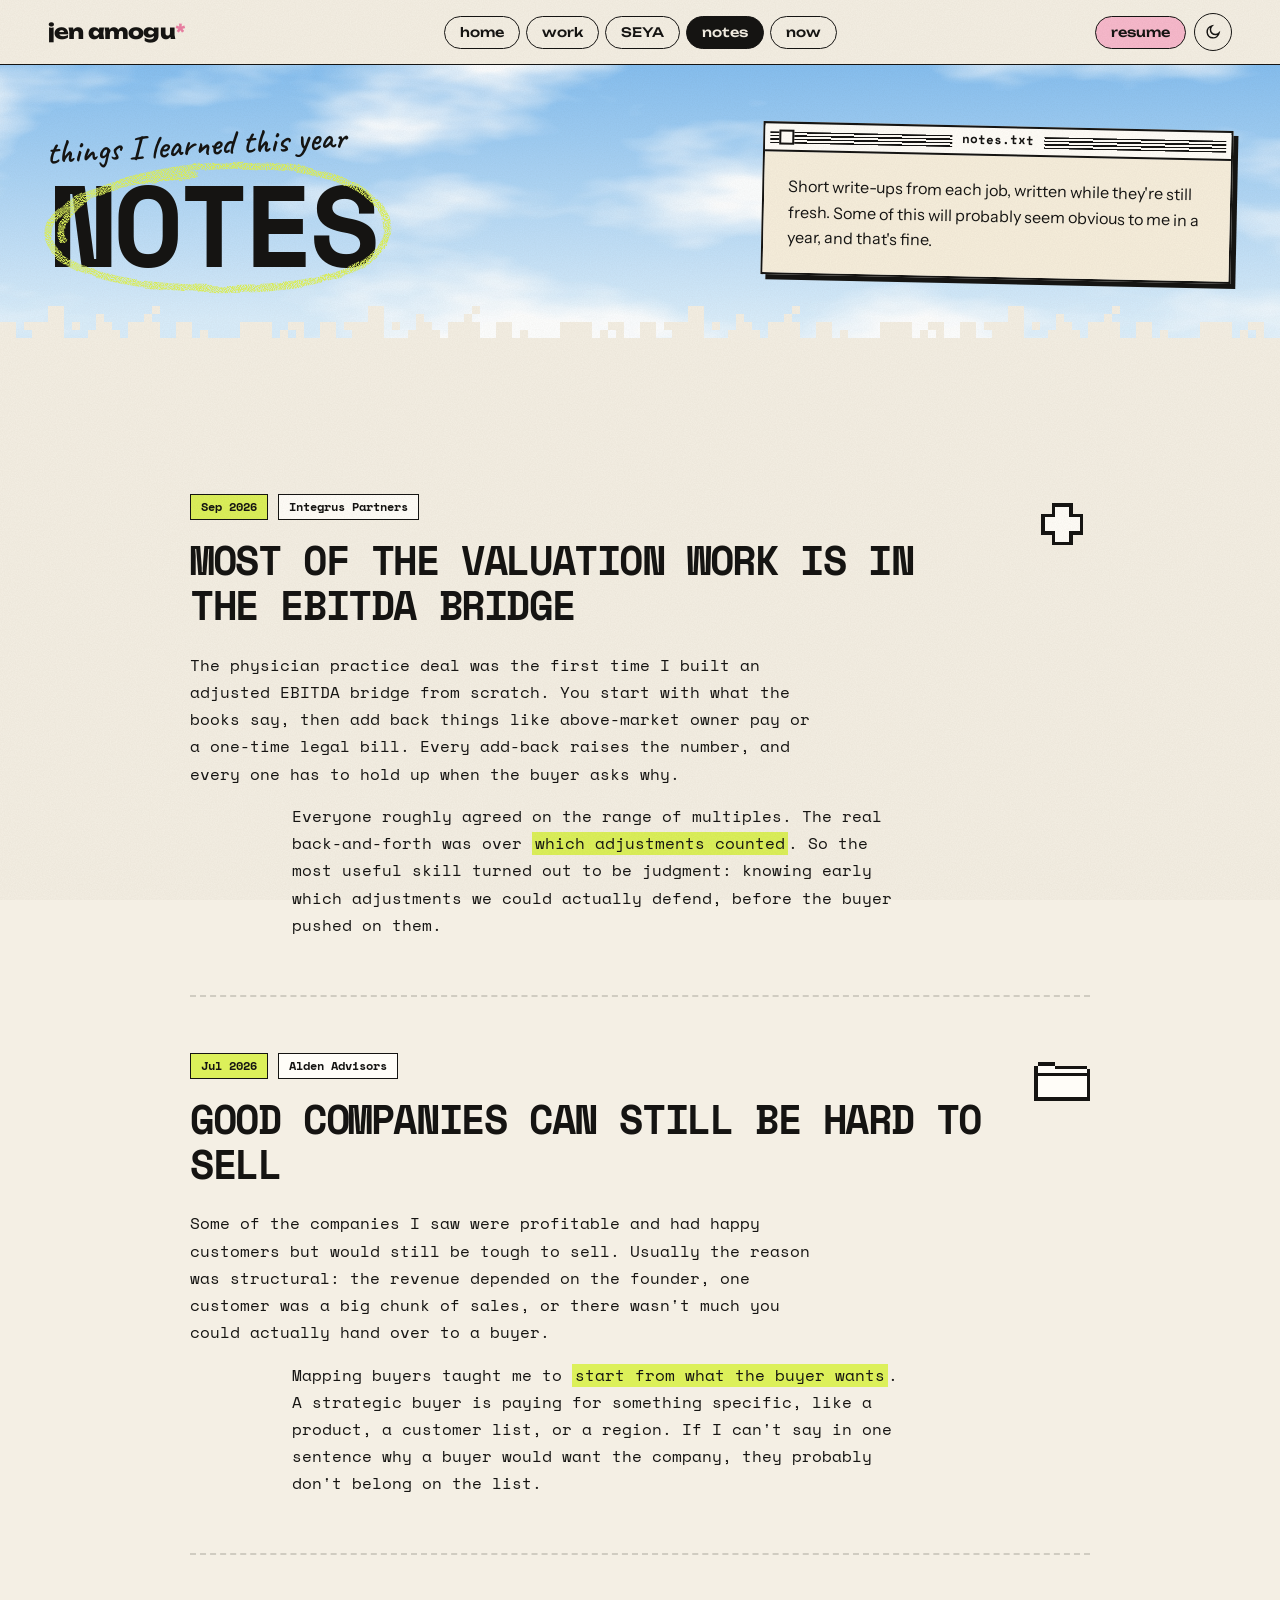
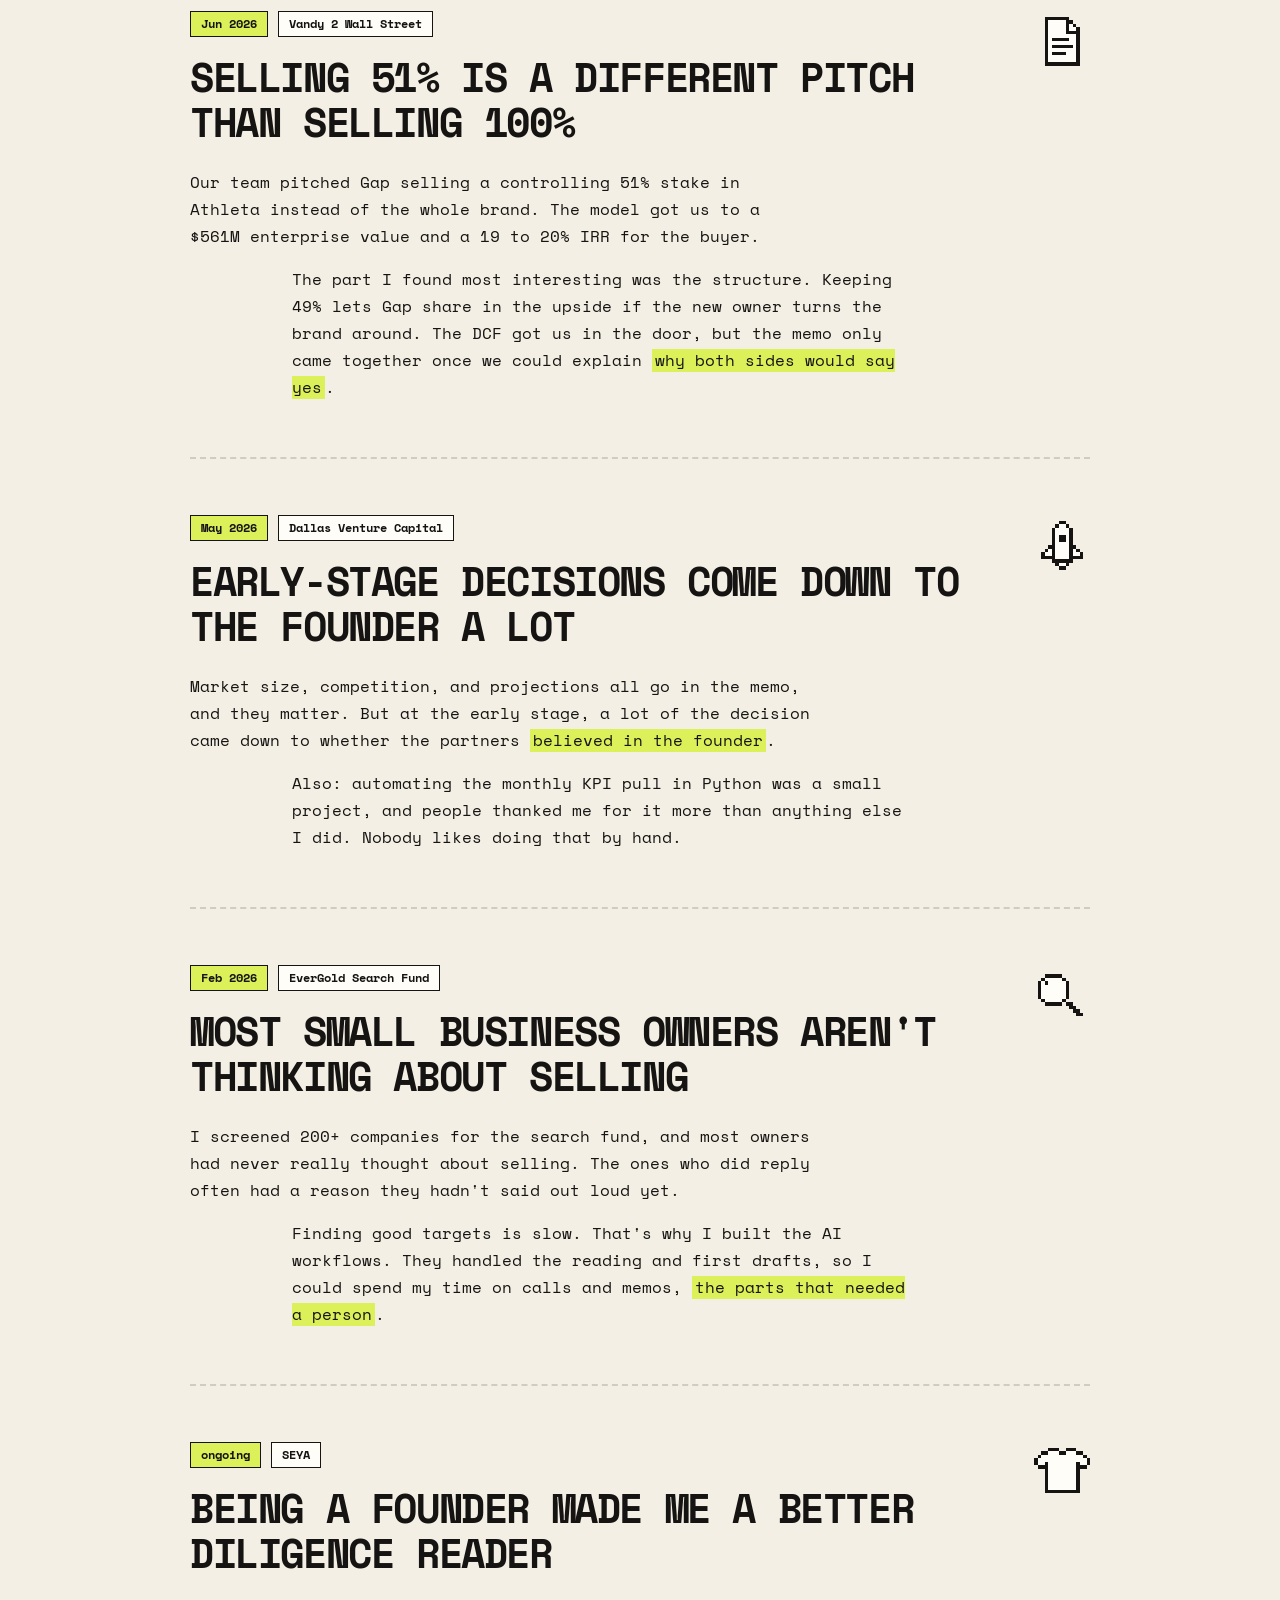
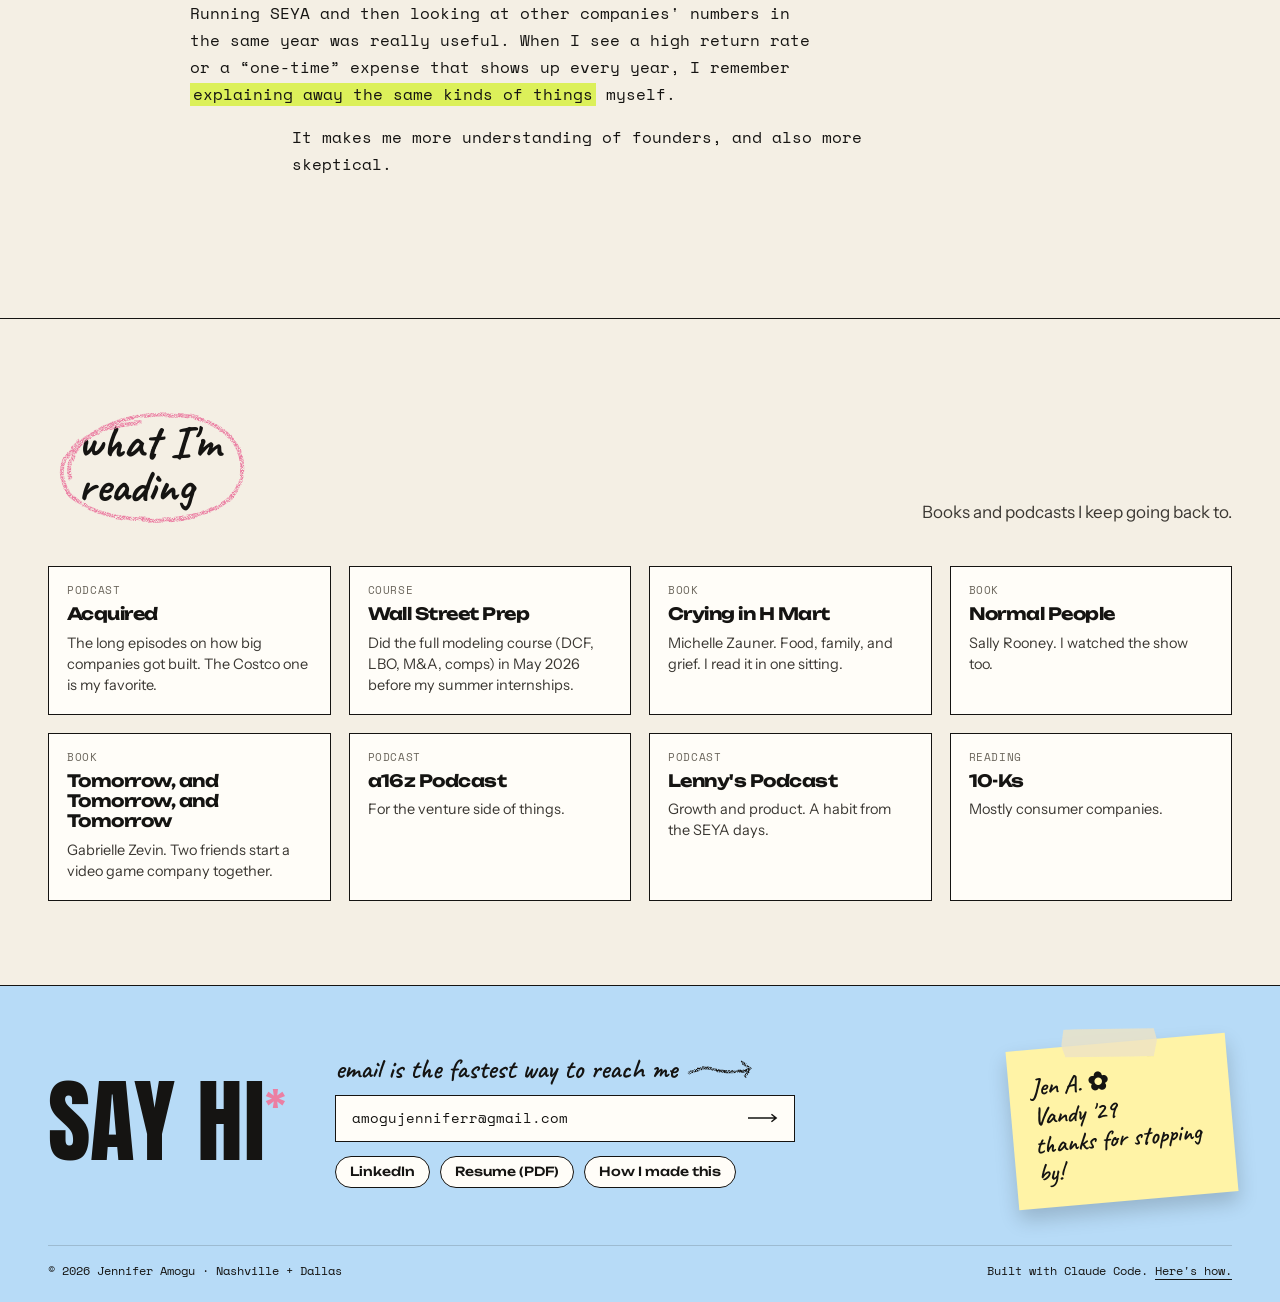
<file: notes.html>
<!doctype html>
<html lang="en" data-theme="day">
<head>
<meta charset="utf-8">
<meta name="viewport" content="width=device-width, initial-scale=1">
<title>Notes · Jennifer Amogu</title>
<meta name="description" content="Short write-ups of what Jennifer Amogu learned at each job this year: EBITDA bridges, buyer mapping, early-stage memos, and search funds.">
<meta name="author" content="Jennifer Amogu">
<meta property="og:title" content="Notes · Jennifer Amogu">
<meta property="og:description" content="Short write-ups of what Jennifer Amogu learned at each job this year: EBITDA bridges, buyer mapping, early-stage memos, and search funds.">
<meta property="og:type" content="website">
<meta property="og:url" content="https://amogujennifer.com/notes.html">
<meta property="og:image" content="https://amogujennifer.com/assets/img/og.jpg">
<meta name="twitter:card" content="summary_large_image">
<meta name="theme-color" content="#F4EFE4">
<link rel="icon" href="data:image/svg+xml,<svg xmlns='http://www.w3.org/2000/svg' viewBox='0 0 64 64'><rect width='64' height='64' rx='16' fill='%23F7B9CC'/><text x='50%25' y='57%25' dominant-baseline='middle' text-anchor='middle' font-family='Arial Black,Arial' font-weight='900' font-size='30' fill='%23151412'>ja</text></svg>">
<link rel="preconnect" href="https://fonts.googleapis.com">
<link rel="preconnect" href="https://fonts.gstatic.com" crossorigin>
<link rel="stylesheet" href="https://fonts.googleapis.com/css2?family=Anton&family=Caveat:wght@600;700&family=Instrument+Sans:ital,wght@0,400..700;1,400..700&family=Space+Mono:wght@400;700&family=Unbounded:wght@400;500;700;800&display=swap">
<link rel="stylesheet" href="/styles.css">
<script>try{if(localStorage.getItem('ja-mode')==='night')document.documentElement.setAttribute('data-theme','night')}catch(e){}</script>
</head>
<body>
<a class="skip" href="#main">Skip to content</a>
<svg class="defs" aria-hidden="true" focusable="false"><defs><filter id="crayon" x="-15%" y="-15%" width="130%" height="130%" color-interpolation-filters="sRGB"><feTurbulence type="fractalNoise" baseFrequency="0.035" numOctaves="2" seed="2" result="w"/><feDisplacementMap in="SourceGraphic" in2="w" scale="5" xChannelSelector="R" yChannelSelector="G" result="d"/><feTurbulence type="fractalNoise" baseFrequency="0.95" numOctaves="2" seed="9" result="g"/><feColorMatrix in="g" type="matrix" values="0 0 0 0 0  0 0 0 0 0  0 0 0 0 0  -2.6 0 0 0 1.95" result="m"/><feComposite in="d" in2="m" operator="in"/></filter><filter id="cloudfx" x="0" y="0" width="100%" height="100%" color-interpolation-filters="sRGB"><feTurbulence type="fractalNoise" baseFrequency="0.0032 0.0088" numOctaves="5" seed="11"/><feColorMatrix type="matrix" values="0 0 0 0 1  0 0 0 0 1  0 0 0 0 1  0 0 0 3.4 -1.6"/></filter><filter id="grassedge" x="-2%" y="-20%" width="104%" height="140%"><feTurbulence type="fractalNoise" baseFrequency="0.3 0.035" numOctaves="2" seed="3" result="t"/><feDisplacementMap in="SourceGraphic" in2="t" scale="14" xChannelSelector="A" yChannelSelector="R"/></filter><filter id="grassfx" x="0" y="0" width="100%" height="100%" color-interpolation-filters="sRGB"><feTurbulence type="turbulence" baseFrequency="0.22 0.009" numOctaves="3" seed="5"/><feColorMatrix type="matrix" values="0.42 0 0 0 0.17  0.62 0 0 0 0.36  0.16 0 0 0 0.1  0 0 0 0 1"/></filter><pattern id="blades" width="16" height="12" patternUnits="userSpaceOnUse"><path class="grass-hi" d="M3 12l1.5-7M9 12l-1-8M13 12l1-5" fill="none" stroke-width="1.6" stroke-linecap="round"/></pattern><pattern id="h-mustard" width="8" height="8" patternUnits="userSpaceOnUse" patternTransform="rotate(35)"><rect width="8" height="8" fill="#F6D27A"/><rect width="4.2" height="8" fill="#E7AC2C"/></pattern><pattern id="h-orange" width="8" height="8" patternUnits="userSpaceOnUse" patternTransform="rotate(35)"><rect width="8" height="8" fill="#F4A06E"/><rect width="4.2" height="8" fill="#E85A2A"/></pattern><pattern id="h-pink" width="8" height="8" patternUnits="userSpaceOnUse" patternTransform="rotate(35)"><rect width="8" height="8" fill="#FAD3DE"/><rect width="4.2" height="8" fill="#F09AB5"/></pattern><pattern id="h-sky" width="8" height="8" patternUnits="userSpaceOnUse" patternTransform="rotate(-30)"><rect width="8" height="8" fill="#D3E8FB"/><rect width="4.2" height="8" fill="#8EC0F0"/></pattern><pattern id="h-lime" width="8" height="8" patternUnits="userSpaceOnUse" patternTransform="rotate(35)"><rect width="8" height="8" fill="#EEF7A8"/><rect width="4.2" height="8" fill="#C9E043"/></pattern><pattern id="h-blue" width="8" height="8" patternUnits="userSpaceOnUse" patternTransform="rotate(50)"><rect width="8" height="8" fill="#8AA6F2"/><rect width="4.2" height="8" fill="#2A55D8"/></pattern><pattern id="h-grey" width="8" height="8" patternUnits="userSpaceOnUse" patternTransform="rotate(35)"><rect width="8" height="8" fill="#E6E6E1"/><rect width="4.2" height="8" fill="#BDBDB6"/></pattern><clipPath id="clip-waffle"><circle cx="100" cy="104" r="66"/></clipPath><clipPath id="clip-mic"><circle cx="100" cy="60" r="31"/></clipPath><symbol id="daisy" viewBox="-8 -8 16 16"><g fill="#FFFDF5"><circle cx="0.00" cy="-4.20" r="3"/><circle cx="3.99" cy="-1.30" r="3"/><circle cx="2.47" cy="3.40" r="3"/><circle cx="-2.47" cy="3.40" r="3"/><circle cx="-3.99" cy="-1.30" r="3"/></g><circle r="2.3" fill="#F2C230"/></symbol><symbol id="px-doc" viewBox="-1 -1 16 16"><path fill="#FFFDF8" d="M3 1h1v1h-1zM4 1h1v1h-1zM5 1h1v1h-1zM6 1h1v1h-1zM7 1h1v1h-1zM3 2h1v1h-1zM4 2h1v1h-1zM5 2h1v1h-1zM6 2h1v1h-1zM7 2h1v1h-1zM9 2h1v1h-1zM3 3h1v1h-1zM4 3h1v1h-1zM5 3h1v1h-1zM6 3h1v1h-1zM7 3h1v1h-1zM9 3h1v1h-1zM10 3h1v1h-1zM3 4h1v1h-1zM4 4h1v1h-1zM5 4h1v1h-1zM6 4h1v1h-1zM7 4h1v1h-1zM3 5h1v1h-1zM4 5h1v1h-1zM5 5h1v1h-1zM6 5h1v1h-1zM7 5h1v1h-1zM8 5h1v1h-1zM9 5h1v1h-1zM10 5h1v1h-1zM3 6h1v1h-1zM9 6h1v1h-1zM10 6h1v1h-1zM3 7h1v1h-1zM4 7h1v1h-1zM5 7h1v1h-1zM6 7h1v1h-1zM7 7h1v1h-1zM8 7h1v1h-1zM9 7h1v1h-1zM10 7h1v1h-1zM3 8h1v1h-1zM10 8h1v1h-1zM3 9h1v1h-1zM4 9h1v1h-1zM5 9h1v1h-1zM6 9h1v1h-1zM7 9h1v1h-1zM8 9h1v1h-1zM9 9h1v1h-1zM10 9h1v1h-1zM3 10h1v1h-1zM8 10h1v1h-1zM9 10h1v1h-1zM10 10h1v1h-1zM3 11h1v1h-1zM4 11h1v1h-1zM5 11h1v1h-1zM6 11h1v1h-1zM7 11h1v1h-1zM8 11h1v1h-1zM9 11h1v1h-1zM10 11h1v1h-1zM3 12h1v1h-1zM4 12h1v1h-1zM5 12h1v1h-1zM6 12h1v1h-1zM7 12h1v1h-1zM8 12h1v1h-1zM9 12h1v1h-1zM10 12h1v1h-1z"/><path fill="currentColor" d="M2 0h1v1h-1zM3 0h1v1h-1zM4 0h1v1h-1zM5 0h1v1h-1zM6 0h1v1h-1zM7 0h1v1h-1zM8 0h1v1h-1zM2 1h1v1h-1zM8 1h1v1h-1zM9 1h1v1h-1zM2 2h1v1h-1zM8 2h1v1h-1zM10 2h1v1h-1zM2 3h1v1h-1zM8 3h1v1h-1zM11 3h1v1h-1zM2 4h1v1h-1zM8 4h1v1h-1zM9 4h1v1h-1zM10 4h1v1h-1zM11 4h1v1h-1zM2 5h1v1h-1zM11 5h1v1h-1zM2 6h1v1h-1zM4 6h1v1h-1zM5 6h1v1h-1zM6 6h1v1h-1zM7 6h1v1h-1zM8 6h1v1h-1zM11 6h1v1h-1zM2 7h1v1h-1zM11 7h1v1h-1zM2 8h1v1h-1zM4 8h1v1h-1zM5 8h1v1h-1zM6 8h1v1h-1zM7 8h1v1h-1zM8 8h1v1h-1zM9 8h1v1h-1zM11 8h1v1h-1zM2 9h1v1h-1zM11 9h1v1h-1zM2 10h1v1h-1zM4 10h1v1h-1zM5 10h1v1h-1zM6 10h1v1h-1zM7 10h1v1h-1zM11 10h1v1h-1zM2 11h1v1h-1zM11 11h1v1h-1zM2 12h1v1h-1zM11 12h1v1h-1zM2 13h1v1h-1zM3 13h1v1h-1zM4 13h1v1h-1zM5 13h1v1h-1zM6 13h1v1h-1zM7 13h1v1h-1zM8 13h1v1h-1zM9 13h1v1h-1zM10 13h1v1h-1zM11 13h1v1h-1z"/></symbol><symbol id="px-shirt" viewBox="0 -1 16 16"><path fill="#FFFDF8" d="M4 1h1v1h-1zM5 1h1v1h-1zM6 1h1v1h-1zM9 1h1v1h-1zM10 1h1v1h-1zM11 1h1v1h-1zM2 2h1v1h-1zM3 2h1v1h-1zM4 2h1v1h-1zM5 2h1v1h-1zM6 2h1v1h-1zM7 2h1v1h-1zM8 2h1v1h-1zM9 2h1v1h-1zM10 2h1v1h-1zM11 2h1v1h-1zM12 2h1v1h-1zM13 2h1v1h-1zM1 3h1v1h-1zM2 3h1v1h-1zM3 3h1v1h-1zM4 3h1v1h-1zM5 3h1v1h-1zM6 3h1v1h-1zM7 3h1v1h-1zM8 3h1v1h-1zM9 3h1v1h-1zM10 3h1v1h-1zM11 3h1v1h-1zM12 3h1v1h-1zM13 3h1v1h-1zM14 3h1v1h-1zM1 4h1v1h-1zM2 4h1v1h-1zM4 4h1v1h-1zM5 4h1v1h-1zM6 4h1v1h-1zM7 4h1v1h-1zM8 4h1v1h-1zM9 4h1v1h-1zM10 4h1v1h-1zM11 4h1v1h-1zM13 4h1v1h-1zM14 4h1v1h-1zM4 5h1v1h-1zM5 5h1v1h-1zM6 5h1v1h-1zM7 5h1v1h-1zM8 5h1v1h-1zM9 5h1v1h-1zM10 5h1v1h-1zM11 5h1v1h-1zM4 6h1v1h-1zM5 6h1v1h-1zM6 6h1v1h-1zM7 6h1v1h-1zM8 6h1v1h-1zM9 6h1v1h-1zM10 6h1v1h-1zM11 6h1v1h-1zM4 7h1v1h-1zM5 7h1v1h-1zM6 7h1v1h-1zM7 7h1v1h-1zM8 7h1v1h-1zM9 7h1v1h-1zM10 7h1v1h-1zM11 7h1v1h-1zM4 8h1v1h-1zM5 8h1v1h-1zM6 8h1v1h-1zM7 8h1v1h-1zM8 8h1v1h-1zM9 8h1v1h-1zM10 8h1v1h-1zM11 8h1v1h-1zM4 9h1v1h-1zM5 9h1v1h-1zM6 9h1v1h-1zM7 9h1v1h-1zM8 9h1v1h-1zM9 9h1v1h-1zM10 9h1v1h-1zM11 9h1v1h-1zM4 10h1v1h-1zM5 10h1v1h-1zM6 10h1v1h-1zM7 10h1v1h-1zM8 10h1v1h-1zM9 10h1v1h-1zM10 10h1v1h-1zM11 10h1v1h-1zM4 11h1v1h-1zM5 11h1v1h-1zM6 11h1v1h-1zM7 11h1v1h-1zM8 11h1v1h-1zM9 11h1v1h-1zM10 11h1v1h-1zM11 11h1v1h-1z"/><path fill="currentColor" d="M4 0h1v1h-1zM5 0h1v1h-1zM6 0h1v1h-1zM9 0h1v1h-1zM10 0h1v1h-1zM11 0h1v1h-1zM2 1h1v1h-1zM3 1h1v1h-1zM7 1h1v1h-1zM8 1h1v1h-1zM12 1h1v1h-1zM13 1h1v1h-1zM1 2h1v1h-1zM14 2h1v1h-1zM0 3h1v1h-1zM15 3h1v1h-1zM0 4h1v1h-1zM3 4h1v1h-1zM12 4h1v1h-1zM15 4h1v1h-1zM1 5h1v1h-1zM2 5h1v1h-1zM3 5h1v1h-1zM12 5h1v1h-1zM13 5h1v1h-1zM14 5h1v1h-1zM3 6h1v1h-1zM12 6h1v1h-1zM3 7h1v1h-1zM12 7h1v1h-1zM3 8h1v1h-1zM12 8h1v1h-1zM3 9h1v1h-1zM12 9h1v1h-1zM3 10h1v1h-1zM12 10h1v1h-1zM3 11h1v1h-1zM12 11h1v1h-1zM3 12h1v1h-1zM4 12h1v1h-1zM5 12h1v1h-1zM6 12h1v1h-1zM7 12h1v1h-1zM8 12h1v1h-1zM9 12h1v1h-1zM10 12h1v1h-1zM11 12h1v1h-1zM12 12h1v1h-1z"/></symbol><symbol id="px-env" viewBox="0 -3 16 16"><path fill="#FFFDF8" d="M3 1h1v1h-1zM4 1h1v1h-1zM5 1h1v1h-1zM6 1h1v1h-1zM7 1h1v1h-1zM8 1h1v1h-1zM9 1h1v1h-1zM10 1h1v1h-1zM11 1h1v1h-1zM12 1h1v1h-1zM2 2h1v1h-1zM4 2h1v1h-1zM5 2h1v1h-1zM6 2h1v1h-1zM7 2h1v1h-1zM8 2h1v1h-1zM9 2h1v1h-1zM10 2h1v1h-1zM11 2h1v1h-1zM13 2h1v1h-1zM2 3h1v1h-1zM3 3h1v1h-1zM5 3h1v1h-1zM6 3h1v1h-1zM7 3h1v1h-1zM8 3h1v1h-1zM9 3h1v1h-1zM10 3h1v1h-1zM12 3h1v1h-1zM13 3h1v1h-1zM2 4h1v1h-1zM3 4h1v1h-1zM4 4h1v1h-1zM6 4h1v1h-1zM7 4h1v1h-1zM8 4h1v1h-1zM9 4h1v1h-1zM11 4h1v1h-1zM12 4h1v1h-1zM13 4h1v1h-1zM2 5h1v1h-1zM3 5h1v1h-1zM4 5h1v1h-1zM5 5h1v1h-1zM7 5h1v1h-1zM8 5h1v1h-1zM10 5h1v1h-1zM11 5h1v1h-1zM12 5h1v1h-1zM13 5h1v1h-1zM2 6h1v1h-1zM3 6h1v1h-1zM4 6h1v1h-1zM5 6h1v1h-1zM6 6h1v1h-1zM9 6h1v1h-1zM10 6h1v1h-1zM11 6h1v1h-1zM12 6h1v1h-1zM13 6h1v1h-1zM2 7h1v1h-1zM3 7h1v1h-1zM4 7h1v1h-1zM5 7h1v1h-1zM6 7h1v1h-1zM7 7h1v1h-1zM8 7h1v1h-1zM9 7h1v1h-1zM10 7h1v1h-1zM11 7h1v1h-1zM12 7h1v1h-1zM13 7h1v1h-1zM2 8h1v1h-1zM3 8h1v1h-1zM4 8h1v1h-1zM5 8h1v1h-1zM6 8h1v1h-1zM7 8h1v1h-1zM8 8h1v1h-1zM9 8h1v1h-1zM10 8h1v1h-1zM11 8h1v1h-1zM12 8h1v1h-1zM13 8h1v1h-1z"/><path fill="currentColor" d="M1 0h1v1h-1zM2 0h1v1h-1zM3 0h1v1h-1zM4 0h1v1h-1zM5 0h1v1h-1zM6 0h1v1h-1zM7 0h1v1h-1zM8 0h1v1h-1zM9 0h1v1h-1zM10 0h1v1h-1zM11 0h1v1h-1zM12 0h1v1h-1zM13 0h1v1h-1zM14 0h1v1h-1zM1 1h1v1h-1zM2 1h1v1h-1zM13 1h1v1h-1zM14 1h1v1h-1zM1 2h1v1h-1zM3 2h1v1h-1zM12 2h1v1h-1zM14 2h1v1h-1zM1 3h1v1h-1zM4 3h1v1h-1zM11 3h1v1h-1zM14 3h1v1h-1zM1 4h1v1h-1zM5 4h1v1h-1zM10 4h1v1h-1zM14 4h1v1h-1zM1 5h1v1h-1zM6 5h1v1h-1zM9 5h1v1h-1zM14 5h1v1h-1zM1 6h1v1h-1zM7 6h1v1h-1zM8 6h1v1h-1zM14 6h1v1h-1zM1 7h1v1h-1zM14 7h1v1h-1zM1 8h1v1h-1zM14 8h1v1h-1zM1 9h1v1h-1zM2 9h1v1h-1zM3 9h1v1h-1zM4 9h1v1h-1zM5 9h1v1h-1zM6 9h1v1h-1zM7 9h1v1h-1zM8 9h1v1h-1zM9 9h1v1h-1zM10 9h1v1h-1zM11 9h1v1h-1zM12 9h1v1h-1zM13 9h1v1h-1zM14 9h1v1h-1z"/></symbol><symbol id="px-note" viewBox="1 -2 16 16"><path fill="currentColor" d="M7 0h1v1h-1zM8 0h1v1h-1zM9 0h1v1h-1zM10 0h1v1h-1zM11 0h1v1h-1zM12 0h1v1h-1zM13 0h1v1h-1zM14 0h1v1h-1zM7 1h1v1h-1zM8 1h1v1h-1zM9 1h1v1h-1zM10 1h1v1h-1zM11 1h1v1h-1zM12 1h1v1h-1zM13 1h1v1h-1zM14 1h1v1h-1zM7 2h1v1h-1zM14 2h1v1h-1zM7 3h1v1h-1zM14 3h1v1h-1zM7 4h1v1h-1zM14 4h1v1h-1zM7 5h1v1h-1zM14 5h1v1h-1zM7 6h1v1h-1zM14 6h1v1h-1zM7 7h1v1h-1zM14 7h1v1h-1zM4 8h1v1h-1zM5 8h1v1h-1zM6 8h1v1h-1zM7 8h1v1h-1zM11 8h1v1h-1zM12 8h1v1h-1zM13 8h1v1h-1zM14 8h1v1h-1zM3 9h1v1h-1zM4 9h1v1h-1zM5 9h1v1h-1zM6 9h1v1h-1zM7 9h1v1h-1zM10 9h1v1h-1zM11 9h1v1h-1zM12 9h1v1h-1zM13 9h1v1h-1zM14 9h1v1h-1zM3 10h1v1h-1zM4 10h1v1h-1zM5 10h1v1h-1zM6 10h1v1h-1zM7 10h1v1h-1zM10 10h1v1h-1zM11 10h1v1h-1zM12 10h1v1h-1zM13 10h1v1h-1zM14 10h1v1h-1zM4 11h1v1h-1zM5 11h1v1h-1zM6 11h1v1h-1zM11 11h1v1h-1zM12 11h1v1h-1zM13 11h1v1h-1z"/></symbol><symbol id="px-pad" viewBox="0 -2 16 16"><path fill="#FFFDF8" d="M2 2h1v1h-1zM3 2h1v1h-1zM4 2h1v1h-1zM5 2h1v1h-1zM6 2h1v1h-1zM7 2h1v1h-1zM8 2h1v1h-1zM9 2h1v1h-1zM10 2h1v1h-1zM11 2h1v1h-1zM12 2h1v1h-1zM2 3h1v1h-1zM12 3h1v1h-1zM2 4h1v1h-1zM3 4h1v1h-1zM4 4h1v1h-1zM5 4h1v1h-1zM6 4h1v1h-1zM7 4h1v1h-1zM8 4h1v1h-1zM9 4h1v1h-1zM10 4h1v1h-1zM11 4h1v1h-1zM12 4h1v1h-1zM2 5h1v1h-1zM12 5h1v1h-1zM2 6h1v1h-1zM3 6h1v1h-1zM4 6h1v1h-1zM5 6h1v1h-1zM6 6h1v1h-1zM7 6h1v1h-1zM8 6h1v1h-1zM9 6h1v1h-1zM10 6h1v1h-1zM11 6h1v1h-1zM12 6h1v1h-1zM2 7h1v1h-1zM9 7h1v1h-1zM10 7h1v1h-1zM11 7h1v1h-1zM12 7h1v1h-1zM2 8h1v1h-1zM3 8h1v1h-1zM4 8h1v1h-1zM5 8h1v1h-1zM6 8h1v1h-1zM7 8h1v1h-1zM8 8h1v1h-1zM9 8h1v1h-1zM10 8h1v1h-1zM11 8h1v1h-1zM12 8h1v1h-1zM2 9h1v1h-1zM3 9h1v1h-1zM4 9h1v1h-1zM5 9h1v1h-1zM6 9h1v1h-1zM7 9h1v1h-1zM8 9h1v1h-1zM9 9h1v1h-1zM10 9h1v1h-1zM11 9h1v1h-1zM12 9h1v1h-1z"/><path fill="currentColor" d="M2 0h1v1h-1zM4 0h1v1h-1zM6 0h1v1h-1zM8 0h1v1h-1zM10 0h1v1h-1zM12 0h1v1h-1zM1 1h1v1h-1zM2 1h1v1h-1zM3 1h1v1h-1zM4 1h1v1h-1zM5 1h1v1h-1zM6 1h1v1h-1zM7 1h1v1h-1zM8 1h1v1h-1zM9 1h1v1h-1zM10 1h1v1h-1zM11 1h1v1h-1zM12 1h1v1h-1zM13 1h1v1h-1zM1 2h1v1h-1zM13 2h1v1h-1zM1 3h1v1h-1zM3 3h1v1h-1zM4 3h1v1h-1zM5 3h1v1h-1zM6 3h1v1h-1zM7 3h1v1h-1zM8 3h1v1h-1zM9 3h1v1h-1zM10 3h1v1h-1zM11 3h1v1h-1zM13 3h1v1h-1zM1 4h1v1h-1zM13 4h1v1h-1zM1 5h1v1h-1zM3 5h1v1h-1zM4 5h1v1h-1zM5 5h1v1h-1zM6 5h1v1h-1zM7 5h1v1h-1zM8 5h1v1h-1zM9 5h1v1h-1zM10 5h1v1h-1zM11 5h1v1h-1zM13 5h1v1h-1zM1 6h1v1h-1zM13 6h1v1h-1zM1 7h1v1h-1zM3 7h1v1h-1zM4 7h1v1h-1zM5 7h1v1h-1zM6 7h1v1h-1zM7 7h1v1h-1zM8 7h1v1h-1zM13 7h1v1h-1zM1 8h1v1h-1zM13 8h1v1h-1zM1 9h1v1h-1zM13 9h1v1h-1zM1 10h1v1h-1zM2 10h1v1h-1zM3 10h1v1h-1zM4 10h1v1h-1zM5 10h1v1h-1zM6 10h1v1h-1zM7 10h1v1h-1zM8 10h1v1h-1zM9 10h1v1h-1zM10 10h1v1h-1zM11 10h1v1h-1zM12 10h1v1h-1zM13 10h1v1h-1z"/></symbol><symbol id="px-case" viewBox="0 -2 16 16"><path fill="#FFFDF8" d="M6 1h1v1h-1zM7 1h1v1h-1zM8 1h1v1h-1zM9 1h1v1h-1zM2 3h1v1h-1zM3 3h1v1h-1zM4 3h1v1h-1zM5 3h1v1h-1zM6 3h1v1h-1zM7 3h1v1h-1zM8 3h1v1h-1zM9 3h1v1h-1zM10 3h1v1h-1zM11 3h1v1h-1zM12 3h1v1h-1zM13 3h1v1h-1zM2 4h1v1h-1zM3 4h1v1h-1zM4 4h1v1h-1zM5 4h1v1h-1zM6 4h1v1h-1zM7 4h1v1h-1zM8 4h1v1h-1zM9 4h1v1h-1zM10 4h1v1h-1zM11 4h1v1h-1zM12 4h1v1h-1zM13 4h1v1h-1zM7 5h1v1h-1zM8 5h1v1h-1zM2 6h1v1h-1zM3 6h1v1h-1zM4 6h1v1h-1zM5 6h1v1h-1zM7 6h1v1h-1zM8 6h1v1h-1zM10 6h1v1h-1zM11 6h1v1h-1zM12 6h1v1h-1zM13 6h1v1h-1zM2 7h1v1h-1zM3 7h1v1h-1zM4 7h1v1h-1zM5 7h1v1h-1zM10 7h1v1h-1zM11 7h1v1h-1zM12 7h1v1h-1zM13 7h1v1h-1zM2 8h1v1h-1zM3 8h1v1h-1zM4 8h1v1h-1zM5 8h1v1h-1zM6 8h1v1h-1zM7 8h1v1h-1zM8 8h1v1h-1zM9 8h1v1h-1zM10 8h1v1h-1zM11 8h1v1h-1zM12 8h1v1h-1zM13 8h1v1h-1zM2 9h1v1h-1zM3 9h1v1h-1zM4 9h1v1h-1zM5 9h1v1h-1zM6 9h1v1h-1zM7 9h1v1h-1zM8 9h1v1h-1zM9 9h1v1h-1zM10 9h1v1h-1zM11 9h1v1h-1zM12 9h1v1h-1zM13 9h1v1h-1z"/><path fill="currentColor" d="M6 0h1v1h-1zM7 0h1v1h-1zM8 0h1v1h-1zM9 0h1v1h-1zM5 1h1v1h-1zM10 1h1v1h-1zM1 2h1v1h-1zM2 2h1v1h-1zM3 2h1v1h-1zM4 2h1v1h-1zM5 2h1v1h-1zM6 2h1v1h-1zM7 2h1v1h-1zM8 2h1v1h-1zM9 2h1v1h-1zM10 2h1v1h-1zM11 2h1v1h-1zM12 2h1v1h-1zM13 2h1v1h-1zM14 2h1v1h-1zM1 3h1v1h-1zM14 3h1v1h-1zM1 4h1v1h-1zM14 4h1v1h-1zM1 5h1v1h-1zM2 5h1v1h-1zM3 5h1v1h-1zM4 5h1v1h-1zM5 5h1v1h-1zM6 5h1v1h-1zM9 5h1v1h-1zM10 5h1v1h-1zM11 5h1v1h-1zM12 5h1v1h-1zM13 5h1v1h-1zM14 5h1v1h-1zM1 6h1v1h-1zM6 6h1v1h-1zM9 6h1v1h-1zM14 6h1v1h-1zM1 7h1v1h-1zM6 7h1v1h-1zM7 7h1v1h-1zM8 7h1v1h-1zM9 7h1v1h-1zM14 7h1v1h-1zM1 8h1v1h-1zM14 8h1v1h-1zM1 9h1v1h-1zM14 9h1v1h-1zM1 10h1v1h-1zM2 10h1v1h-1zM3 10h1v1h-1zM4 10h1v1h-1zM5 10h1v1h-1zM6 10h1v1h-1zM7 10h1v1h-1zM8 10h1v1h-1zM9 10h1v1h-1zM10 10h1v1h-1zM11 10h1v1h-1zM12 10h1v1h-1zM13 10h1v1h-1zM14 10h1v1h-1z"/></symbol><symbol id="px-chart" viewBox="0 -2 16 16"><path fill="#FFFDF8" d="M11 1h1v1h-1zM11 2h1v1h-1zM11 3h1v1h-1zM7 4h1v1h-1zM11 4h1v1h-1zM7 5h1v1h-1zM11 5h1v1h-1zM7 6h1v1h-1zM11 6h1v1h-1zM3 7h1v1h-1zM7 7h1v1h-1zM11 7h1v1h-1zM3 8h1v1h-1zM7 8h1v1h-1zM11 8h1v1h-1zM3 9h1v1h-1zM7 9h1v1h-1zM11 9h1v1h-1zM3 10h1v1h-1zM7 10h1v1h-1zM11 10h1v1h-1z"/><path fill="currentColor" d="M10 0h1v1h-1zM11 0h1v1h-1zM12 0h1v1h-1zM10 1h1v1h-1zM12 1h1v1h-1zM10 2h1v1h-1zM12 2h1v1h-1zM6 3h1v1h-1zM7 3h1v1h-1zM8 3h1v1h-1zM10 3h1v1h-1zM12 3h1v1h-1zM6 4h1v1h-1zM8 4h1v1h-1zM10 4h1v1h-1zM12 4h1v1h-1zM6 5h1v1h-1zM8 5h1v1h-1zM10 5h1v1h-1zM12 5h1v1h-1zM2 6h1v1h-1zM3 6h1v1h-1zM4 6h1v1h-1zM6 6h1v1h-1zM8 6h1v1h-1zM10 6h1v1h-1zM12 6h1v1h-1zM2 7h1v1h-1zM4 7h1v1h-1zM6 7h1v1h-1zM8 7h1v1h-1zM10 7h1v1h-1zM12 7h1v1h-1zM2 8h1v1h-1zM4 8h1v1h-1zM6 8h1v1h-1zM8 8h1v1h-1zM10 8h1v1h-1zM12 8h1v1h-1zM2 9h1v1h-1zM4 9h1v1h-1zM6 9h1v1h-1zM8 9h1v1h-1zM10 9h1v1h-1zM12 9h1v1h-1zM2 10h1v1h-1zM4 10h1v1h-1zM6 10h1v1h-1zM8 10h1v1h-1zM10 10h1v1h-1zM12 10h1v1h-1zM1 11h1v1h-1zM2 11h1v1h-1zM3 11h1v1h-1zM4 11h1v1h-1zM5 11h1v1h-1zM6 11h1v1h-1zM7 11h1v1h-1zM8 11h1v1h-1zM9 11h1v1h-1zM10 11h1v1h-1zM11 11h1v1h-1zM12 11h1v1h-1zM13 11h1v1h-1zM14 11h1v1h-1z"/></symbol><symbol id="px-cross" viewBox="0 -2 16 16"><path fill="#FFFDF8" d="M6 1h1v1h-1zM7 1h1v1h-1zM8 1h1v1h-1zM9 1h1v1h-1zM6 2h1v1h-1zM7 2h1v1h-1zM8 2h1v1h-1zM9 2h1v1h-1zM6 3h1v1h-1zM7 3h1v1h-1zM8 3h1v1h-1zM9 3h1v1h-1zM3 4h1v1h-1zM4 4h1v1h-1zM5 4h1v1h-1zM6 4h1v1h-1zM7 4h1v1h-1zM8 4h1v1h-1zM9 4h1v1h-1zM10 4h1v1h-1zM11 4h1v1h-1zM12 4h1v1h-1zM3 5h1v1h-1zM4 5h1v1h-1zM5 5h1v1h-1zM6 5h1v1h-1zM7 5h1v1h-1zM8 5h1v1h-1zM9 5h1v1h-1zM10 5h1v1h-1zM11 5h1v1h-1zM12 5h1v1h-1zM3 6h1v1h-1zM4 6h1v1h-1zM5 6h1v1h-1zM6 6h1v1h-1zM7 6h1v1h-1zM8 6h1v1h-1zM9 6h1v1h-1zM10 6h1v1h-1zM11 6h1v1h-1zM12 6h1v1h-1zM3 7h1v1h-1zM4 7h1v1h-1zM5 7h1v1h-1zM6 7h1v1h-1zM7 7h1v1h-1zM8 7h1v1h-1zM9 7h1v1h-1zM10 7h1v1h-1zM11 7h1v1h-1zM12 7h1v1h-1zM6 8h1v1h-1zM7 8h1v1h-1zM8 8h1v1h-1zM9 8h1v1h-1zM6 9h1v1h-1zM7 9h1v1h-1zM8 9h1v1h-1zM9 9h1v1h-1zM6 10h1v1h-1zM7 10h1v1h-1zM8 10h1v1h-1zM9 10h1v1h-1z"/><path fill="currentColor" d="M5 0h1v1h-1zM6 0h1v1h-1zM7 0h1v1h-1zM8 0h1v1h-1zM9 0h1v1h-1zM10 0h1v1h-1zM5 1h1v1h-1zM10 1h1v1h-1zM5 2h1v1h-1zM10 2h1v1h-1zM2 3h1v1h-1zM3 3h1v1h-1zM4 3h1v1h-1zM5 3h1v1h-1zM10 3h1v1h-1zM11 3h1v1h-1zM12 3h1v1h-1zM13 3h1v1h-1zM2 4h1v1h-1zM13 4h1v1h-1zM2 5h1v1h-1zM13 5h1v1h-1zM2 6h1v1h-1zM13 6h1v1h-1zM2 7h1v1h-1zM13 7h1v1h-1zM2 8h1v1h-1zM3 8h1v1h-1zM4 8h1v1h-1zM5 8h1v1h-1zM10 8h1v1h-1zM11 8h1v1h-1zM12 8h1v1h-1zM13 8h1v1h-1zM5 9h1v1h-1zM10 9h1v1h-1zM5 10h1v1h-1zM10 10h1v1h-1zM5 11h1v1h-1zM6 11h1v1h-1zM7 11h1v1h-1zM8 11h1v1h-1zM9 11h1v1h-1zM10 11h1v1h-1z"/></symbol><symbol id="px-folder" viewBox="0 -2 16 16"><path fill="#FFFDF8" d="M1 1h1v1h-1zM2 1h1v1h-1zM3 1h1v1h-1zM4 1h1v1h-1zM5 1h1v1h-1zM1 2h1v1h-1zM2 2h1v1h-1zM3 2h1v1h-1zM4 2h1v1h-1zM5 2h1v1h-1zM6 2h1v1h-1zM7 2h1v1h-1zM8 2h1v1h-1zM9 2h1v1h-1zM10 2h1v1h-1zM11 2h1v1h-1zM12 2h1v1h-1zM13 2h1v1h-1zM14 2h1v1h-1zM1 4h1v1h-1zM2 4h1v1h-1zM3 4h1v1h-1zM4 4h1v1h-1zM5 4h1v1h-1zM6 4h1v1h-1zM7 4h1v1h-1zM8 4h1v1h-1zM9 4h1v1h-1zM10 4h1v1h-1zM11 4h1v1h-1zM12 4h1v1h-1zM13 4h1v1h-1zM14 4h1v1h-1zM1 5h1v1h-1zM2 5h1v1h-1zM3 5h1v1h-1zM4 5h1v1h-1zM5 5h1v1h-1zM6 5h1v1h-1zM7 5h1v1h-1zM8 5h1v1h-1zM9 5h1v1h-1zM10 5h1v1h-1zM11 5h1v1h-1zM12 5h1v1h-1zM13 5h1v1h-1zM14 5h1v1h-1zM1 6h1v1h-1zM2 6h1v1h-1zM3 6h1v1h-1zM4 6h1v1h-1zM5 6h1v1h-1zM6 6h1v1h-1zM7 6h1v1h-1zM8 6h1v1h-1zM9 6h1v1h-1zM10 6h1v1h-1zM11 6h1v1h-1zM12 6h1v1h-1zM13 6h1v1h-1zM14 6h1v1h-1zM1 7h1v1h-1zM2 7h1v1h-1zM3 7h1v1h-1zM4 7h1v1h-1zM5 7h1v1h-1zM6 7h1v1h-1zM7 7h1v1h-1zM8 7h1v1h-1zM9 7h1v1h-1zM10 7h1v1h-1zM11 7h1v1h-1zM12 7h1v1h-1zM13 7h1v1h-1zM14 7h1v1h-1zM1 8h1v1h-1zM2 8h1v1h-1zM3 8h1v1h-1zM4 8h1v1h-1zM5 8h1v1h-1zM6 8h1v1h-1zM7 8h1v1h-1zM8 8h1v1h-1zM9 8h1v1h-1zM10 8h1v1h-1zM11 8h1v1h-1zM12 8h1v1h-1zM13 8h1v1h-1zM14 8h1v1h-1zM1 9h1v1h-1zM2 9h1v1h-1zM3 9h1v1h-1zM4 9h1v1h-1zM5 9h1v1h-1zM6 9h1v1h-1zM7 9h1v1h-1zM8 9h1v1h-1zM9 9h1v1h-1zM10 9h1v1h-1zM11 9h1v1h-1zM12 9h1v1h-1zM13 9h1v1h-1zM14 9h1v1h-1z"/><path fill="currentColor" d="M1 0h1v1h-1zM2 0h1v1h-1zM3 0h1v1h-1zM4 0h1v1h-1zM5 0h1v1h-1zM0 1h1v1h-1zM6 1h1v1h-1zM7 1h1v1h-1zM8 1h1v1h-1zM9 1h1v1h-1zM10 1h1v1h-1zM11 1h1v1h-1zM12 1h1v1h-1zM13 1h1v1h-1zM14 1h1v1h-1zM0 2h1v1h-1zM15 2h1v1h-1zM0 3h1v1h-1zM1 3h1v1h-1zM2 3h1v1h-1zM3 3h1v1h-1zM4 3h1v1h-1zM5 3h1v1h-1zM6 3h1v1h-1zM7 3h1v1h-1zM8 3h1v1h-1zM9 3h1v1h-1zM10 3h1v1h-1zM11 3h1v1h-1zM12 3h1v1h-1zM13 3h1v1h-1zM14 3h1v1h-1zM15 3h1v1h-1zM0 4h1v1h-1zM15 4h1v1h-1zM0 5h1v1h-1zM15 5h1v1h-1zM0 6h1v1h-1zM15 6h1v1h-1zM0 7h1v1h-1zM15 7h1v1h-1zM0 8h1v1h-1zM15 8h1v1h-1zM0 9h1v1h-1zM15 9h1v1h-1zM0 10h1v1h-1zM1 10h1v1h-1zM2 10h1v1h-1zM3 10h1v1h-1zM4 10h1v1h-1zM5 10h1v1h-1zM6 10h1v1h-1zM7 10h1v1h-1zM8 10h1v1h-1zM9 10h1v1h-1zM10 10h1v1h-1zM11 10h1v1h-1zM12 10h1v1h-1zM13 10h1v1h-1zM14 10h1v1h-1zM15 10h1v1h-1z"/></symbol><symbol id="px-rocket" viewBox="0 -1 16 16"><path fill="#FFFDF8" d="M7 1h1v1h-1zM8 1h1v1h-1zM6 2h1v1h-1zM7 2h1v1h-1zM8 2h1v1h-1zM9 2h1v1h-1zM6 3h1v1h-1zM7 3h1v1h-1zM8 3h1v1h-1zM9 3h1v1h-1zM6 4h1v1h-1zM9 4h1v1h-1zM6 5h1v1h-1zM9 5h1v1h-1zM6 6h1v1h-1zM7 6h1v1h-1zM8 6h1v1h-1zM9 6h1v1h-1zM6 7h1v1h-1zM7 7h1v1h-1zM8 7h1v1h-1zM9 7h1v1h-1zM4 8h1v1h-1zM6 8h1v1h-1zM7 8h1v1h-1zM8 8h1v1h-1zM9 8h1v1h-1zM11 8h1v1h-1zM3 9h1v1h-1zM4 9h1v1h-1zM6 9h1v1h-1zM7 9h1v1h-1zM8 9h1v1h-1zM9 9h1v1h-1zM11 9h1v1h-1zM12 9h1v1h-1zM6 10h1v1h-1zM7 10h1v1h-1zM8 10h1v1h-1zM9 10h1v1h-1zM7 12h1v1h-1zM8 12h1v1h-1z"/><path fill="currentColor" d="M7 0h1v1h-1zM8 0h1v1h-1zM6 1h1v1h-1zM9 1h1v1h-1zM5 2h1v1h-1zM10 2h1v1h-1zM5 3h1v1h-1zM10 3h1v1h-1zM5 4h1v1h-1zM7 4h1v1h-1zM8 4h1v1h-1zM10 4h1v1h-1zM5 5h1v1h-1zM7 5h1v1h-1zM8 5h1v1h-1zM10 5h1v1h-1zM5 6h1v1h-1zM10 6h1v1h-1zM4 7h1v1h-1zM5 7h1v1h-1zM10 7h1v1h-1zM11 7h1v1h-1zM3 8h1v1h-1zM5 8h1v1h-1zM10 8h1v1h-1zM12 8h1v1h-1zM2 9h1v1h-1zM5 9h1v1h-1zM10 9h1v1h-1zM13 9h1v1h-1zM2 10h1v1h-1zM3 10h1v1h-1zM4 10h1v1h-1zM5 10h1v1h-1zM10 10h1v1h-1zM11 10h1v1h-1zM12 10h1v1h-1zM13 10h1v1h-1zM5 11h1v1h-1zM6 11h1v1h-1zM7 11h1v1h-1zM8 11h1v1h-1zM9 11h1v1h-1zM10 11h1v1h-1zM6 12h1v1h-1zM9 12h1v1h-1zM7 13h1v1h-1zM8 13h1v1h-1z"/></symbol><symbol id="px-lens" viewBox="1 -2 16 16"><path fill="#FFFDF8" d="M4 1h1v1h-1zM5 1h1v1h-1zM6 1h1v1h-1zM7 1h1v1h-1zM8 1h1v1h-1zM3 2h1v1h-1zM5 2h1v1h-1zM6 2h1v1h-1zM7 2h1v1h-1zM8 2h1v1h-1zM9 2h1v1h-1zM3 3h1v1h-1zM4 3h1v1h-1zM5 3h1v1h-1zM6 3h1v1h-1zM7 3h1v1h-1zM8 3h1v1h-1zM9 3h1v1h-1zM3 4h1v1h-1zM4 4h1v1h-1zM5 4h1v1h-1zM6 4h1v1h-1zM7 4h1v1h-1zM8 4h1v1h-1zM9 4h1v1h-1zM3 5h1v1h-1zM4 5h1v1h-1zM5 5h1v1h-1zM6 5h1v1h-1zM7 5h1v1h-1zM8 5h1v1h-1zM9 5h1v1h-1zM3 6h1v1h-1zM4 6h1v1h-1zM5 6h1v1h-1zM6 6h1v1h-1zM7 6h1v1h-1zM8 6h1v1h-1zM9 6h1v1h-1zM4 7h1v1h-1zM5 7h1v1h-1zM6 7h1v1h-1zM7 7h1v1h-1zM8 7h1v1h-1z"/><path fill="currentColor" d="M4 0h1v1h-1zM5 0h1v1h-1zM6 0h1v1h-1zM7 0h1v1h-1zM8 0h1v1h-1zM3 1h1v1h-1zM9 1h1v1h-1zM2 2h1v1h-1zM4 2h1v1h-1zM10 2h1v1h-1zM2 3h1v1h-1zM10 3h1v1h-1zM2 4h1v1h-1zM10 4h1v1h-1zM2 5h1v1h-1zM10 5h1v1h-1zM2 6h1v1h-1zM10 6h1v1h-1zM3 7h1v1h-1zM9 7h1v1h-1zM4 8h1v1h-1zM5 8h1v1h-1zM6 8h1v1h-1zM7 8h1v1h-1zM8 8h1v1h-1zM10 8h1v1h-1zM11 8h1v1h-1zM11 9h1v1h-1zM12 9h1v1h-1zM12 10h1v1h-1zM13 10h1v1h-1zM13 11h1v1h-1zM14 11h1v1h-1z"/></symbol></defs></svg>
<header class="nav"><div class="wrap">
  <a class="logo" href="/" aria-label="Jennifer Amogu, home">jen amogu<b>*</b></a>
  <nav class="pills" aria-label="Main"><a href="/">home</a><a href="/experience.html">work</a><a href="/venture.html">SEYA</a><a href="/notes.html" aria-current="page">notes</a><a href="/now.html">now</a></nav>
  <div class="nav__right">
    <a class="nav__cv" href="/assets/Jennifer-Amogu-Resume.pdf" target="_blank" rel="noopener">resume</a>
    <button class="mode" type="button" aria-label="Switch to night mode"><svg class="i-moon" viewBox="0 0 24 24" fill="none" stroke="currentColor" stroke-width="2" stroke-linecap="round"><path d="M20 13.5A8 8 0 1 1 10.5 4a6.5 6.5 0 0 0 9.5 9.5z"/></svg><svg class="i-sun" viewBox="0 0 24 24" fill="none" stroke="currentColor" stroke-width="2" stroke-linecap="round"><circle cx="12" cy="12" r="4.2"/><path d="M12 2.5v2.5M12 19v2.5M4.6 4.6l1.8 1.8M17.6 17.6l1.8 1.8M2.5 12H5M19 12h2.5M4.6 19.4l1.8-1.8M17.6 6.4l1.8-1.8"/></svg></button>
  </div>
</div></header>
<main id="main">
<section class="sky phead kare">
  <svg class="clouds" aria-hidden="true"><rect width="100%" height="100%" filter="url(#cloudfx)"/></svg><svg class="stars" viewBox="0 0 1440 800" preserveAspectRatio="xMidYMid slice" aria-hidden="true"><g fill="#fff"><circle cx="1142" cy="625" r="1.6"/><circle cx="1098" cy="28" r="1.0"/><circle cx="954" cy="357" r="1.2"/><circle cx="460" cy="17" r="1.6"/><circle cx="1155" cy="555" r="1.6"/><circle cx="1311" cy="410" r="0.8"/><circle cx="278" cy="421" r="1.2"/><circle cx="955" cy="464" r="0.8"/><circle cx="1216" cy="255" r="0.8"/><circle cx="521" cy="312" r="1.2"/><circle cx="641" cy="71" r="1.0"/><circle cx="1009" cy="605" r="0.8"/><circle cx="1370" cy="447" r="1.0"/><circle cx="1192" cy="694" r="1.6"/><circle cx="1343" cy="691" r="2.0"/><circle cx="829" cy="737" r="2.0"/><circle cx="1406" cy="22" r="1.2"/><circle cx="353" cy="327" r="1.2"/><circle cx="848" cy="68" r="2.0"/><circle cx="287" cy="462" r="1.2"/><circle cx="450" cy="149" r="1.6"/><circle cx="321" cy="454" r="2.0"/><circle cx="18" cy="591" r="0.8"/><circle cx="933" cy="424" r="2.0"/><circle cx="891" cy="285" r="2.0"/><circle cx="560" cy="96" r="1.6"/><circle cx="78" cy="321" r="1.6"/><circle cx="138" cy="335" r="0.8"/><circle cx="1285" cy="509" r="1.6"/><circle cx="644" cy="632" r="0.8"/><circle cx="744" cy="358" r="1.6"/><circle cx="1355" cy="146" r="1.2"/><circle cx="650" cy="549" r="1.0"/><circle cx="27" cy="409" r="1.2"/><circle cx="849" cy="274" r="1.2"/><circle cx="724" cy="250" r="2.0"/><circle cx="367" cy="312" r="1.6"/><circle cx="882" cy="204" r="1.6"/><circle cx="945" cy="374" r="1.6"/><circle cx="715" cy="482" r="1.6"/><circle cx="466" cy="501" r="2.0"/><circle cx="542" cy="458" r="1.2"/><circle cx="930" cy="741" r="1.0"/><circle cx="1349" cy="221" r="0.8"/><circle cx="898" cy="733" r="1.0"/><circle cx="43" cy="588" r="0.8"/><circle cx="982" cy="282" r="1.6"/><circle cx="1229" cy="47" r="1.0"/><circle cx="222" cy="205" r="0.8"/><circle cx="608" cy="595" r="2.0"/><circle cx="708" cy="356" r="0.8"/><circle cx="534" cy="731" r="1.0"/><circle cx="873" cy="110" r="0.8"/><circle cx="1028" cy="34" r="1.6"/><circle cx="666" cy="684" r="0.8"/><circle cx="1010" cy="97" r="0.8"/><circle cx="232" cy="480" r="1.2"/><circle cx="1307" cy="679" r="1.6"/><circle cx="720" cy="15" r="1.0"/><circle cx="1178" cy="143" r="1.6"/><circle cx="690" cy="334" r="2.0"/><circle cx="398" cy="541" r="0.8"/><circle cx="1197" cy="222" r="1.2"/><circle cx="412" cy="714" r="0.8"/><circle cx="723" cy="210" r="1.2"/><circle cx="1391" cy="327" r="1.2"/><circle cx="46" cy="65" r="2.0"/><circle cx="920" cy="407" r="0.8"/><circle cx="1064" cy="256" r="0.8"/><circle cx="75" cy="755" r="1.0"/><circle cx="1009" cy="261" r="0.8"/><circle cx="227" cy="514" r="1.6"/><circle cx="788" cy="353" r="1.6"/><circle cx="921" cy="97" r="1.2"/><circle cx="749" cy="23" r="2.0"/><circle cx="1020" cy="140" r="1.0"/><circle cx="731" cy="646" r="1.0"/><circle cx="1361" cy="529" r="1.0"/><circle cx="604" cy="124" r="1.2"/><circle cx="1431" cy="426" r="0.8"/><circle cx="1132" cy="432" r="1.0"/><circle cx="1095" cy="650" r="2.0"/><circle cx="635" cy="302" r="2.0"/><circle cx="794" cy="503" r="1.0"/><circle cx="929" cy="612" r="1.2"/><circle cx="392" cy="141" r="1.0"/><circle cx="236" cy="475" r="1.6"/><circle cx="107" cy="9" r="1.6"/><circle cx="1093" cy="87" r="2.0"/><circle cx="144" cy="279" r="0.8"/></g></svg>
  <div class="wrap">
    <div class="phead__grid">
      <div><span class="hand">things I learned this year</span><h1><span class="circ">Notes<svg class="scrib  draw" viewBox="0 0 400 160" preserveAspectRatio="none" aria-hidden="true"><g filter="url(#crayon)"><path class="s s-lime" d="M44 98 C26 54 116 18 220 15 C330 12 392 48 384 92 C376 138 282 154 188 151 C94 148 20 126 28 84 C34 56 94 30 182 26" stroke-width="7" vector-effect="non-scaling-stroke" pathLength="1"/></g></svg></span></h1></div>
      <div class="win win--cream "><div class="win__bar"><span class="win__close"></span><span class="win__title">notes.txt</span></div><div class="win__body"><p>Short write-ups from each job, written while they're still fresh. Some of this will probably seem obvious to me in a year, and that's fine.</p></div></div>
    </div>
  </div>
  <div class="pixedge"></div>
</section>

<section class="block">
  <div class="wrap"><div class="longread"><article class="lnote rv"><svg class="pix" aria-hidden="true"><use href="#px-cross"/></svg><div class="meta"><span>Sep 2026</span><span>Integrus Partners</span></div><h2>Most of the valuation work is in the EBITDA bridge</h2><p>The physician practice deal was the first time I built an adjusted EBITDA bridge from scratch. You start with what the books say, then add back things like above-market owner pay or a one-time legal bill. Every add-back raises the number, and every one has to hold up when the buyer asks why.</p><p>Everyone roughly agreed on the range of multiples. The real back-and-forth was over <mark>which adjustments counted</mark>. So the most useful skill turned out to be judgment: knowing early which adjustments we could actually defend, before the buyer pushed on them.</p></article><article class="lnote rv"><svg class="pix" aria-hidden="true"><use href="#px-folder"/></svg><div class="meta"><span>Jul 2026</span><span>Alden Advisors</span></div><h2>Good companies can still be hard to sell</h2><p>Some of the companies I saw were profitable and had happy customers but would still be tough to sell. Usually the reason was structural: the revenue depended on the founder, one customer was a big chunk of sales, or there wasn't much you could actually hand over to a buyer.</p><p>Mapping buyers taught me to <mark>start from what the buyer wants</mark>. A strategic buyer is paying for something specific, like a product, a customer list, or a region. If I can't say in one sentence why a buyer would want the company, they probably don't belong on the list.</p></article><article class="lnote rv"><svg class="pix" aria-hidden="true"><use href="#px-doc"/></svg><div class="meta"><span>Jun 2026</span><span>Vandy 2 Wall Street</span></div><h2>Selling 51% is a different pitch than selling 100%</h2><p>Our team pitched Gap selling a controlling 51% stake in Athleta instead of the whole brand. The model got us to a $561M enterprise value and a 19 to 20% IRR for the buyer.</p><p>The part I found most interesting was the structure. Keeping 49% lets Gap share in the upside if the new owner turns the brand around. The DCF got us in the door, but the memo only came together once we could explain <mark>why both sides would say yes</mark>.</p></article><article class="lnote rv"><svg class="pix" aria-hidden="true"><use href="#px-rocket"/></svg><div class="meta"><span>May 2026</span><span>Dallas Venture Capital</span></div><h2>Early-stage decisions come down to the founder a lot</h2><p>Market size, competition, and projections all go in the memo, and they matter. But at the early stage, a lot of the decision came down to whether the partners <mark>believed in the founder</mark>.</p><p>Also: automating the monthly KPI pull in Python was a small project, and people thanked me for it more than anything else I did. Nobody likes doing that by hand.</p></article><article class="lnote rv"><svg class="pix" aria-hidden="true"><use href="#px-lens"/></svg><div class="meta"><span>Feb 2026</span><span>EverGold Search Fund</span></div><h2>Most small business owners aren't thinking about selling</h2><p>I screened 200+ companies for the search fund, and most owners had never really thought about selling. The ones who did reply often had a reason they hadn't said out loud yet.</p><p>Finding good targets is slow. That's why I built the AI workflows. They handled the reading and first drafts, so I could spend my time on calls and memos, <mark>the parts that needed a person</mark>.</p></article><article class="lnote rv"><svg class="pix" aria-hidden="true"><use href="#px-shirt"/></svg><div class="meta"><span>ongoing</span><span>SEYA</span></div><h2>Being a founder made me a better diligence reader</h2><p>Running SEYA and then looking at other companies' numbers in the same year was really useful. When I see a high return rate or a &ldquo;one-time&rdquo; expense that shows up every year, I remember <mark>explaining away the same kinds of things</mark> myself.</p><p>It makes me more understanding of founders, and also more skeptical.</p></article></div></div>
</section>

<section class="block block--top">
  <div class="wrap">
    <div class="sechead"><h2 class="clabel"><span>what I'm<br>reading</span><svg class="scrib " viewBox="0 0 400 160" preserveAspectRatio="none" aria-hidden="true"><g filter="url(#crayon)"><path class="s s-pink" d="M44 98 C26 54 116 18 220 15 C330 12 392 48 384 92 C376 138 282 154 188 151 C94 148 20 126 28 84 C34 56 94 30 182 26" stroke-width="4" vector-effect="non-scaling-stroke" pathLength="1"/></g></svg></h2><p>Books and podcasts I keep going back to.</p></div>
    <div class="shelf"><a class="book rv" href="https://www.acquired.fm/" target="_blank" rel="noopener"><span class="k">podcast</span><b>Acquired</b><span>The long episodes on how big companies got built. The Costco one is my favorite.</span></a><a class="book rv" href="https://www.wallstreetprep.com/" target="_blank" rel="noopener"><span class="k">course</span><b>Wall Street Prep</b><span>Did the full modeling course (DCF, LBO, M&amp;A, comps) in May 2026 before my summer internships.</span></a><a class="book rv" href="https://www.goodreads.com/book/show/54814676-crying-in-h-mart" target="_blank" rel="noopener"><span class="k">book</span><b>Crying in H Mart</b><span>Michelle Zauner. Food, family, and grief. I read it in one sitting.</span></a><a class="book rv" href="https://www.goodreads.com/book/show/41057294-normal-people" target="_blank" rel="noopener"><span class="k">book</span><b>Normal People</b><span>Sally Rooney. I watched the show too.</span></a><a class="book rv" href="https://www.goodreads.com/book/show/58784475-tomorrow-and-tomorrow-and-tomorrow" target="_blank" rel="noopener"><span class="k">book</span><b>Tomorrow, and Tomorrow, and Tomorrow</b><span>Gabrielle Zevin. Two friends start a video game company together.</span></a><a class="book rv" href="https://a16z.com/podcasts/" target="_blank" rel="noopener"><span class="k">podcast</span><b>a16z Podcast</b><span>For the venture side of things.</span></a><a class="book rv" href="https://www.lennysnewsletter.com/podcast" target="_blank" rel="noopener"><span class="k">podcast</span><b>Lenny's Podcast</b><span>Growth and product. A habit from the SEYA days.</span></a><a class="book rv" href="https://www.sec.gov/edgar/search/" target="_blank" rel="noopener"><span class="k">reading</span><b>10-Ks</b><span>Mostly consumer companies.</span></a></div>
  </div>
</section>
</main>
<footer class="foot">
  <div class="wrap">
    <div class="foot__grid">
      <h2 class="display">Say hi<sup>*</sup></h2>
      <div class="foot__mid">
        <p class="hand">email is the fastest way to reach me <svg class="scrib inline" viewBox="0 0 120 40" preserveAspectRatio="none" aria-hidden="true"><g filter="url(#crayon)"><path class="s s-ink" d="M4 26 C30 8 64 36 110 18 M110 18 L95 9 M110 18 L99 31" stroke-width="3" vector-effect="non-scaling-stroke" pathLength="1"/></g></svg></p>
        <a class="mailbox" href="mailto:amogujenniferr@gmail.com"><span>amogujenniferr@gmail.com</span><svg class="arr" viewBox="0 0 32 10" aria-hidden="true"><path d="M0 5H30M25 1l5 4-5 4" fill="none" stroke="currentColor" stroke-width="1.6"/></svg></a>
        <div class="foot__links"><a href="https://www.linkedin.com/in/amogujennifer/" target="_blank" rel="noopener">LinkedIn</a><a href="/assets/Jennifer-Amogu-Resume.pdf" target="_blank" rel="noopener">Resume (PDF)</a><a href="/colophon.html">How I made this</a></div>
      </div>
      <div class="postit"><span class="tape"></span>Jen A. &#10047;<br>Vandy '29<br>thanks for stopping by!</div>
    </div>
    <div class="foot__bottom"><span>&copy; <span id="yr">2026</span> Jennifer Amogu &middot; Nashville + Dallas</span><span>Built with Claude Code. <a href="/colophon.html">Here's how.</a></span></div>
  </div>
</footer>
<script src="/main.js"></script>
</body>
</html>
</file>
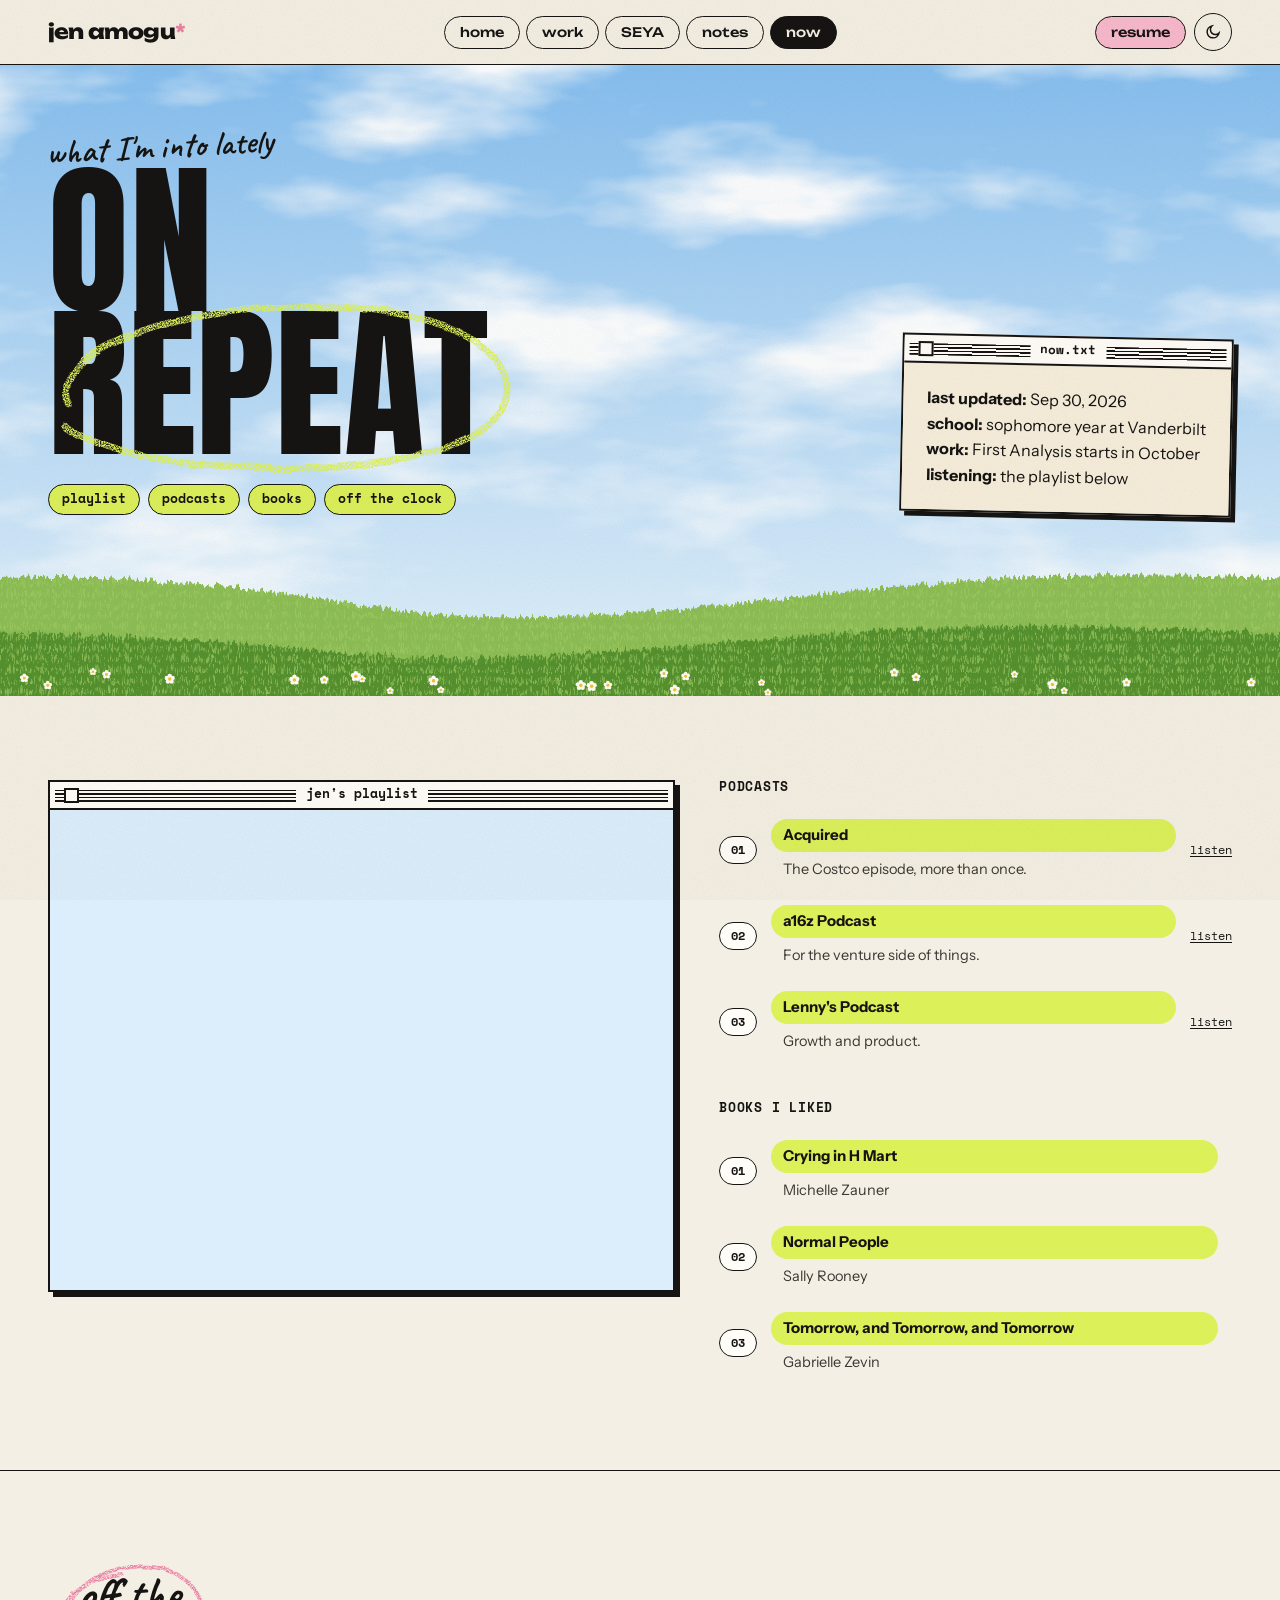
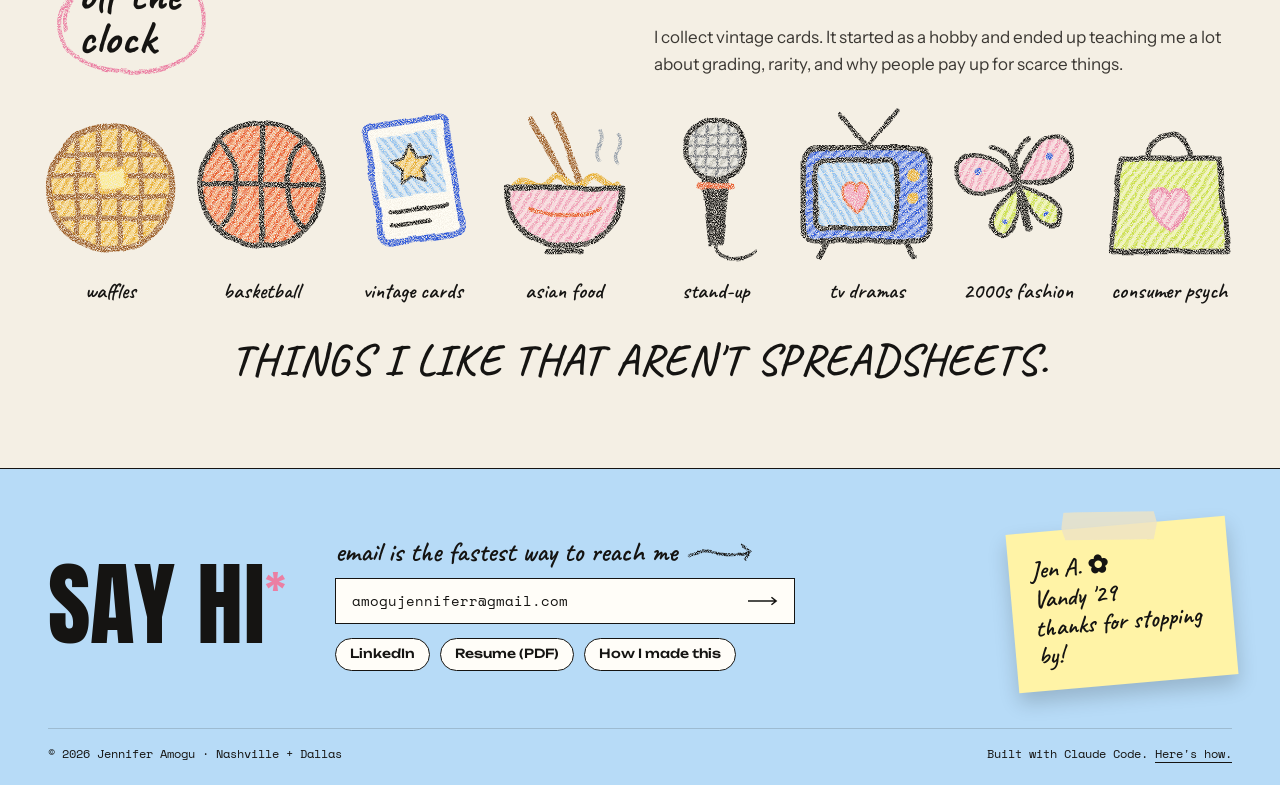
<file: now.html>
<!doctype html>
<html lang="en" data-theme="day">
<head>
<meta charset="utf-8">
<meta name="viewport" content="width=device-width, initial-scale=1">
<title>Now · Jennifer Amogu</title>
<meta name="description" content="What Jennifer Amogu is listening to, reading, and into lately.">
<meta name="author" content="Jennifer Amogu">
<meta property="og:title" content="Now · Jennifer Amogu">
<meta property="og:description" content="What Jennifer Amogu is listening to, reading, and into lately.">
<meta property="og:type" content="website">
<meta property="og:url" content="https://amogujennifer.com/now.html">
<meta property="og:image" content="https://amogujennifer.com/assets/img/og.jpg">
<meta name="twitter:card" content="summary_large_image">
<meta name="theme-color" content="#F4EFE4">
<link rel="icon" href="data:image/svg+xml,<svg xmlns='http://www.w3.org/2000/svg' viewBox='0 0 64 64'><rect width='64' height='64' rx='16' fill='%23F7B9CC'/><text x='50%25' y='57%25' dominant-baseline='middle' text-anchor='middle' font-family='Arial Black,Arial' font-weight='900' font-size='30' fill='%23151412'>ja</text></svg>">
<link rel="preconnect" href="https://fonts.googleapis.com">
<link rel="preconnect" href="https://fonts.gstatic.com" crossorigin>
<link rel="stylesheet" href="https://fonts.googleapis.com/css2?family=Anton&family=Caveat:wght@600;700&family=Instrument+Sans:ital,wght@0,400..700;1,400..700&family=Space+Mono:wght@400;700&family=Unbounded:wght@400;500;700;800&display=swap">
<link rel="stylesheet" href="/styles.css">
<script>try{if(localStorage.getItem('ja-mode')==='night')document.documentElement.setAttribute('data-theme','night')}catch(e){}</script>
</head>
<body>
<a class="skip" href="#main">Skip to content</a>
<svg class="defs" aria-hidden="true" focusable="false"><defs><filter id="crayon" x="-15%" y="-15%" width="130%" height="130%" color-interpolation-filters="sRGB"><feTurbulence type="fractalNoise" baseFrequency="0.035" numOctaves="2" seed="2" result="w"/><feDisplacementMap in="SourceGraphic" in2="w" scale="5" xChannelSelector="R" yChannelSelector="G" result="d"/><feTurbulence type="fractalNoise" baseFrequency="0.95" numOctaves="2" seed="9" result="g"/><feColorMatrix in="g" type="matrix" values="0 0 0 0 0  0 0 0 0 0  0 0 0 0 0  -2.6 0 0 0 1.95" result="m"/><feComposite in="d" in2="m" operator="in"/></filter><filter id="cloudfx" x="0" y="0" width="100%" height="100%" color-interpolation-filters="sRGB"><feTurbulence type="fractalNoise" baseFrequency="0.0032 0.0088" numOctaves="5" seed="11"/><feColorMatrix type="matrix" values="0 0 0 0 1  0 0 0 0 1  0 0 0 0 1  0 0 0 3.4 -1.6"/></filter><filter id="grassedge" x="-2%" y="-20%" width="104%" height="140%"><feTurbulence type="fractalNoise" baseFrequency="0.3 0.035" numOctaves="2" seed="3" result="t"/><feDisplacementMap in="SourceGraphic" in2="t" scale="14" xChannelSelector="A" yChannelSelector="R"/></filter><filter id="grassfx" x="0" y="0" width="100%" height="100%" color-interpolation-filters="sRGB"><feTurbulence type="turbulence" baseFrequency="0.22 0.009" numOctaves="3" seed="5"/><feColorMatrix type="matrix" values="0.42 0 0 0 0.17  0.62 0 0 0 0.36  0.16 0 0 0 0.1  0 0 0 0 1"/></filter><pattern id="blades" width="16" height="12" patternUnits="userSpaceOnUse"><path class="grass-hi" d="M3 12l1.5-7M9 12l-1-8M13 12l1-5" fill="none" stroke-width="1.6" stroke-linecap="round"/></pattern><pattern id="h-mustard" width="8" height="8" patternUnits="userSpaceOnUse" patternTransform="rotate(35)"><rect width="8" height="8" fill="#F6D27A"/><rect width="4.2" height="8" fill="#E7AC2C"/></pattern><pattern id="h-orange" width="8" height="8" patternUnits="userSpaceOnUse" patternTransform="rotate(35)"><rect width="8" height="8" fill="#F4A06E"/><rect width="4.2" height="8" fill="#E85A2A"/></pattern><pattern id="h-pink" width="8" height="8" patternUnits="userSpaceOnUse" patternTransform="rotate(35)"><rect width="8" height="8" fill="#FAD3DE"/><rect width="4.2" height="8" fill="#F09AB5"/></pattern><pattern id="h-sky" width="8" height="8" patternUnits="userSpaceOnUse" patternTransform="rotate(-30)"><rect width="8" height="8" fill="#D3E8FB"/><rect width="4.2" height="8" fill="#8EC0F0"/></pattern><pattern id="h-lime" width="8" height="8" patternUnits="userSpaceOnUse" patternTransform="rotate(35)"><rect width="8" height="8" fill="#EEF7A8"/><rect width="4.2" height="8" fill="#C9E043"/></pattern><pattern id="h-blue" width="8" height="8" patternUnits="userSpaceOnUse" patternTransform="rotate(50)"><rect width="8" height="8" fill="#8AA6F2"/><rect width="4.2" height="8" fill="#2A55D8"/></pattern><pattern id="h-grey" width="8" height="8" patternUnits="userSpaceOnUse" patternTransform="rotate(35)"><rect width="8" height="8" fill="#E6E6E1"/><rect width="4.2" height="8" fill="#BDBDB6"/></pattern><clipPath id="clip-waffle"><circle cx="100" cy="104" r="66"/></clipPath><clipPath id="clip-mic"><circle cx="100" cy="60" r="31"/></clipPath><symbol id="daisy" viewBox="-8 -8 16 16"><g fill="#FFFDF5"><circle cx="0.00" cy="-4.20" r="3"/><circle cx="3.99" cy="-1.30" r="3"/><circle cx="2.47" cy="3.40" r="3"/><circle cx="-2.47" cy="3.40" r="3"/><circle cx="-3.99" cy="-1.30" r="3"/></g><circle r="2.3" fill="#F2C230"/></symbol><symbol id="px-doc" viewBox="-1 -1 16 16"><path fill="#FFFDF8" d="M3 1h1v1h-1zM4 1h1v1h-1zM5 1h1v1h-1zM6 1h1v1h-1zM7 1h1v1h-1zM3 2h1v1h-1zM4 2h1v1h-1zM5 2h1v1h-1zM6 2h1v1h-1zM7 2h1v1h-1zM9 2h1v1h-1zM3 3h1v1h-1zM4 3h1v1h-1zM5 3h1v1h-1zM6 3h1v1h-1zM7 3h1v1h-1zM9 3h1v1h-1zM10 3h1v1h-1zM3 4h1v1h-1zM4 4h1v1h-1zM5 4h1v1h-1zM6 4h1v1h-1zM7 4h1v1h-1zM3 5h1v1h-1zM4 5h1v1h-1zM5 5h1v1h-1zM6 5h1v1h-1zM7 5h1v1h-1zM8 5h1v1h-1zM9 5h1v1h-1zM10 5h1v1h-1zM3 6h1v1h-1zM9 6h1v1h-1zM10 6h1v1h-1zM3 7h1v1h-1zM4 7h1v1h-1zM5 7h1v1h-1zM6 7h1v1h-1zM7 7h1v1h-1zM8 7h1v1h-1zM9 7h1v1h-1zM10 7h1v1h-1zM3 8h1v1h-1zM10 8h1v1h-1zM3 9h1v1h-1zM4 9h1v1h-1zM5 9h1v1h-1zM6 9h1v1h-1zM7 9h1v1h-1zM8 9h1v1h-1zM9 9h1v1h-1zM10 9h1v1h-1zM3 10h1v1h-1zM8 10h1v1h-1zM9 10h1v1h-1zM10 10h1v1h-1zM3 11h1v1h-1zM4 11h1v1h-1zM5 11h1v1h-1zM6 11h1v1h-1zM7 11h1v1h-1zM8 11h1v1h-1zM9 11h1v1h-1zM10 11h1v1h-1zM3 12h1v1h-1zM4 12h1v1h-1zM5 12h1v1h-1zM6 12h1v1h-1zM7 12h1v1h-1zM8 12h1v1h-1zM9 12h1v1h-1zM10 12h1v1h-1z"/><path fill="currentColor" d="M2 0h1v1h-1zM3 0h1v1h-1zM4 0h1v1h-1zM5 0h1v1h-1zM6 0h1v1h-1zM7 0h1v1h-1zM8 0h1v1h-1zM2 1h1v1h-1zM8 1h1v1h-1zM9 1h1v1h-1zM2 2h1v1h-1zM8 2h1v1h-1zM10 2h1v1h-1zM2 3h1v1h-1zM8 3h1v1h-1zM11 3h1v1h-1zM2 4h1v1h-1zM8 4h1v1h-1zM9 4h1v1h-1zM10 4h1v1h-1zM11 4h1v1h-1zM2 5h1v1h-1zM11 5h1v1h-1zM2 6h1v1h-1zM4 6h1v1h-1zM5 6h1v1h-1zM6 6h1v1h-1zM7 6h1v1h-1zM8 6h1v1h-1zM11 6h1v1h-1zM2 7h1v1h-1zM11 7h1v1h-1zM2 8h1v1h-1zM4 8h1v1h-1zM5 8h1v1h-1zM6 8h1v1h-1zM7 8h1v1h-1zM8 8h1v1h-1zM9 8h1v1h-1zM11 8h1v1h-1zM2 9h1v1h-1zM11 9h1v1h-1zM2 10h1v1h-1zM4 10h1v1h-1zM5 10h1v1h-1zM6 10h1v1h-1zM7 10h1v1h-1zM11 10h1v1h-1zM2 11h1v1h-1zM11 11h1v1h-1zM2 12h1v1h-1zM11 12h1v1h-1zM2 13h1v1h-1zM3 13h1v1h-1zM4 13h1v1h-1zM5 13h1v1h-1zM6 13h1v1h-1zM7 13h1v1h-1zM8 13h1v1h-1zM9 13h1v1h-1zM10 13h1v1h-1zM11 13h1v1h-1z"/></symbol><symbol id="px-shirt" viewBox="0 -1 16 16"><path fill="#FFFDF8" d="M4 1h1v1h-1zM5 1h1v1h-1zM6 1h1v1h-1zM9 1h1v1h-1zM10 1h1v1h-1zM11 1h1v1h-1zM2 2h1v1h-1zM3 2h1v1h-1zM4 2h1v1h-1zM5 2h1v1h-1zM6 2h1v1h-1zM7 2h1v1h-1zM8 2h1v1h-1zM9 2h1v1h-1zM10 2h1v1h-1zM11 2h1v1h-1zM12 2h1v1h-1zM13 2h1v1h-1zM1 3h1v1h-1zM2 3h1v1h-1zM3 3h1v1h-1zM4 3h1v1h-1zM5 3h1v1h-1zM6 3h1v1h-1zM7 3h1v1h-1zM8 3h1v1h-1zM9 3h1v1h-1zM10 3h1v1h-1zM11 3h1v1h-1zM12 3h1v1h-1zM13 3h1v1h-1zM14 3h1v1h-1zM1 4h1v1h-1zM2 4h1v1h-1zM4 4h1v1h-1zM5 4h1v1h-1zM6 4h1v1h-1zM7 4h1v1h-1zM8 4h1v1h-1zM9 4h1v1h-1zM10 4h1v1h-1zM11 4h1v1h-1zM13 4h1v1h-1zM14 4h1v1h-1zM4 5h1v1h-1zM5 5h1v1h-1zM6 5h1v1h-1zM7 5h1v1h-1zM8 5h1v1h-1zM9 5h1v1h-1zM10 5h1v1h-1zM11 5h1v1h-1zM4 6h1v1h-1zM5 6h1v1h-1zM6 6h1v1h-1zM7 6h1v1h-1zM8 6h1v1h-1zM9 6h1v1h-1zM10 6h1v1h-1zM11 6h1v1h-1zM4 7h1v1h-1zM5 7h1v1h-1zM6 7h1v1h-1zM7 7h1v1h-1zM8 7h1v1h-1zM9 7h1v1h-1zM10 7h1v1h-1zM11 7h1v1h-1zM4 8h1v1h-1zM5 8h1v1h-1zM6 8h1v1h-1zM7 8h1v1h-1zM8 8h1v1h-1zM9 8h1v1h-1zM10 8h1v1h-1zM11 8h1v1h-1zM4 9h1v1h-1zM5 9h1v1h-1zM6 9h1v1h-1zM7 9h1v1h-1zM8 9h1v1h-1zM9 9h1v1h-1zM10 9h1v1h-1zM11 9h1v1h-1zM4 10h1v1h-1zM5 10h1v1h-1zM6 10h1v1h-1zM7 10h1v1h-1zM8 10h1v1h-1zM9 10h1v1h-1zM10 10h1v1h-1zM11 10h1v1h-1zM4 11h1v1h-1zM5 11h1v1h-1zM6 11h1v1h-1zM7 11h1v1h-1zM8 11h1v1h-1zM9 11h1v1h-1zM10 11h1v1h-1zM11 11h1v1h-1z"/><path fill="currentColor" d="M4 0h1v1h-1zM5 0h1v1h-1zM6 0h1v1h-1zM9 0h1v1h-1zM10 0h1v1h-1zM11 0h1v1h-1zM2 1h1v1h-1zM3 1h1v1h-1zM7 1h1v1h-1zM8 1h1v1h-1zM12 1h1v1h-1zM13 1h1v1h-1zM1 2h1v1h-1zM14 2h1v1h-1zM0 3h1v1h-1zM15 3h1v1h-1zM0 4h1v1h-1zM3 4h1v1h-1zM12 4h1v1h-1zM15 4h1v1h-1zM1 5h1v1h-1zM2 5h1v1h-1zM3 5h1v1h-1zM12 5h1v1h-1zM13 5h1v1h-1zM14 5h1v1h-1zM3 6h1v1h-1zM12 6h1v1h-1zM3 7h1v1h-1zM12 7h1v1h-1zM3 8h1v1h-1zM12 8h1v1h-1zM3 9h1v1h-1zM12 9h1v1h-1zM3 10h1v1h-1zM12 10h1v1h-1zM3 11h1v1h-1zM12 11h1v1h-1zM3 12h1v1h-1zM4 12h1v1h-1zM5 12h1v1h-1zM6 12h1v1h-1zM7 12h1v1h-1zM8 12h1v1h-1zM9 12h1v1h-1zM10 12h1v1h-1zM11 12h1v1h-1zM12 12h1v1h-1z"/></symbol><symbol id="px-env" viewBox="0 -3 16 16"><path fill="#FFFDF8" d="M3 1h1v1h-1zM4 1h1v1h-1zM5 1h1v1h-1zM6 1h1v1h-1zM7 1h1v1h-1zM8 1h1v1h-1zM9 1h1v1h-1zM10 1h1v1h-1zM11 1h1v1h-1zM12 1h1v1h-1zM2 2h1v1h-1zM4 2h1v1h-1zM5 2h1v1h-1zM6 2h1v1h-1zM7 2h1v1h-1zM8 2h1v1h-1zM9 2h1v1h-1zM10 2h1v1h-1zM11 2h1v1h-1zM13 2h1v1h-1zM2 3h1v1h-1zM3 3h1v1h-1zM5 3h1v1h-1zM6 3h1v1h-1zM7 3h1v1h-1zM8 3h1v1h-1zM9 3h1v1h-1zM10 3h1v1h-1zM12 3h1v1h-1zM13 3h1v1h-1zM2 4h1v1h-1zM3 4h1v1h-1zM4 4h1v1h-1zM6 4h1v1h-1zM7 4h1v1h-1zM8 4h1v1h-1zM9 4h1v1h-1zM11 4h1v1h-1zM12 4h1v1h-1zM13 4h1v1h-1zM2 5h1v1h-1zM3 5h1v1h-1zM4 5h1v1h-1zM5 5h1v1h-1zM7 5h1v1h-1zM8 5h1v1h-1zM10 5h1v1h-1zM11 5h1v1h-1zM12 5h1v1h-1zM13 5h1v1h-1zM2 6h1v1h-1zM3 6h1v1h-1zM4 6h1v1h-1zM5 6h1v1h-1zM6 6h1v1h-1zM9 6h1v1h-1zM10 6h1v1h-1zM11 6h1v1h-1zM12 6h1v1h-1zM13 6h1v1h-1zM2 7h1v1h-1zM3 7h1v1h-1zM4 7h1v1h-1zM5 7h1v1h-1zM6 7h1v1h-1zM7 7h1v1h-1zM8 7h1v1h-1zM9 7h1v1h-1zM10 7h1v1h-1zM11 7h1v1h-1zM12 7h1v1h-1zM13 7h1v1h-1zM2 8h1v1h-1zM3 8h1v1h-1zM4 8h1v1h-1zM5 8h1v1h-1zM6 8h1v1h-1zM7 8h1v1h-1zM8 8h1v1h-1zM9 8h1v1h-1zM10 8h1v1h-1zM11 8h1v1h-1zM12 8h1v1h-1zM13 8h1v1h-1z"/><path fill="currentColor" d="M1 0h1v1h-1zM2 0h1v1h-1zM3 0h1v1h-1zM4 0h1v1h-1zM5 0h1v1h-1zM6 0h1v1h-1zM7 0h1v1h-1zM8 0h1v1h-1zM9 0h1v1h-1zM10 0h1v1h-1zM11 0h1v1h-1zM12 0h1v1h-1zM13 0h1v1h-1zM14 0h1v1h-1zM1 1h1v1h-1zM2 1h1v1h-1zM13 1h1v1h-1zM14 1h1v1h-1zM1 2h1v1h-1zM3 2h1v1h-1zM12 2h1v1h-1zM14 2h1v1h-1zM1 3h1v1h-1zM4 3h1v1h-1zM11 3h1v1h-1zM14 3h1v1h-1zM1 4h1v1h-1zM5 4h1v1h-1zM10 4h1v1h-1zM14 4h1v1h-1zM1 5h1v1h-1zM6 5h1v1h-1zM9 5h1v1h-1zM14 5h1v1h-1zM1 6h1v1h-1zM7 6h1v1h-1zM8 6h1v1h-1zM14 6h1v1h-1zM1 7h1v1h-1zM14 7h1v1h-1zM1 8h1v1h-1zM14 8h1v1h-1zM1 9h1v1h-1zM2 9h1v1h-1zM3 9h1v1h-1zM4 9h1v1h-1zM5 9h1v1h-1zM6 9h1v1h-1zM7 9h1v1h-1zM8 9h1v1h-1zM9 9h1v1h-1zM10 9h1v1h-1zM11 9h1v1h-1zM12 9h1v1h-1zM13 9h1v1h-1zM14 9h1v1h-1z"/></symbol><symbol id="px-note" viewBox="1 -2 16 16"><path fill="currentColor" d="M7 0h1v1h-1zM8 0h1v1h-1zM9 0h1v1h-1zM10 0h1v1h-1zM11 0h1v1h-1zM12 0h1v1h-1zM13 0h1v1h-1zM14 0h1v1h-1zM7 1h1v1h-1zM8 1h1v1h-1zM9 1h1v1h-1zM10 1h1v1h-1zM11 1h1v1h-1zM12 1h1v1h-1zM13 1h1v1h-1zM14 1h1v1h-1zM7 2h1v1h-1zM14 2h1v1h-1zM7 3h1v1h-1zM14 3h1v1h-1zM7 4h1v1h-1zM14 4h1v1h-1zM7 5h1v1h-1zM14 5h1v1h-1zM7 6h1v1h-1zM14 6h1v1h-1zM7 7h1v1h-1zM14 7h1v1h-1zM4 8h1v1h-1zM5 8h1v1h-1zM6 8h1v1h-1zM7 8h1v1h-1zM11 8h1v1h-1zM12 8h1v1h-1zM13 8h1v1h-1zM14 8h1v1h-1zM3 9h1v1h-1zM4 9h1v1h-1zM5 9h1v1h-1zM6 9h1v1h-1zM7 9h1v1h-1zM10 9h1v1h-1zM11 9h1v1h-1zM12 9h1v1h-1zM13 9h1v1h-1zM14 9h1v1h-1zM3 10h1v1h-1zM4 10h1v1h-1zM5 10h1v1h-1zM6 10h1v1h-1zM7 10h1v1h-1zM10 10h1v1h-1zM11 10h1v1h-1zM12 10h1v1h-1zM13 10h1v1h-1zM14 10h1v1h-1zM4 11h1v1h-1zM5 11h1v1h-1zM6 11h1v1h-1zM11 11h1v1h-1zM12 11h1v1h-1zM13 11h1v1h-1z"/></symbol><symbol id="px-pad" viewBox="0 -2 16 16"><path fill="#FFFDF8" d="M2 2h1v1h-1zM3 2h1v1h-1zM4 2h1v1h-1zM5 2h1v1h-1zM6 2h1v1h-1zM7 2h1v1h-1zM8 2h1v1h-1zM9 2h1v1h-1zM10 2h1v1h-1zM11 2h1v1h-1zM12 2h1v1h-1zM2 3h1v1h-1zM12 3h1v1h-1zM2 4h1v1h-1zM3 4h1v1h-1zM4 4h1v1h-1zM5 4h1v1h-1zM6 4h1v1h-1zM7 4h1v1h-1zM8 4h1v1h-1zM9 4h1v1h-1zM10 4h1v1h-1zM11 4h1v1h-1zM12 4h1v1h-1zM2 5h1v1h-1zM12 5h1v1h-1zM2 6h1v1h-1zM3 6h1v1h-1zM4 6h1v1h-1zM5 6h1v1h-1zM6 6h1v1h-1zM7 6h1v1h-1zM8 6h1v1h-1zM9 6h1v1h-1zM10 6h1v1h-1zM11 6h1v1h-1zM12 6h1v1h-1zM2 7h1v1h-1zM9 7h1v1h-1zM10 7h1v1h-1zM11 7h1v1h-1zM12 7h1v1h-1zM2 8h1v1h-1zM3 8h1v1h-1zM4 8h1v1h-1zM5 8h1v1h-1zM6 8h1v1h-1zM7 8h1v1h-1zM8 8h1v1h-1zM9 8h1v1h-1zM10 8h1v1h-1zM11 8h1v1h-1zM12 8h1v1h-1zM2 9h1v1h-1zM3 9h1v1h-1zM4 9h1v1h-1zM5 9h1v1h-1zM6 9h1v1h-1zM7 9h1v1h-1zM8 9h1v1h-1zM9 9h1v1h-1zM10 9h1v1h-1zM11 9h1v1h-1zM12 9h1v1h-1z"/><path fill="currentColor" d="M2 0h1v1h-1zM4 0h1v1h-1zM6 0h1v1h-1zM8 0h1v1h-1zM10 0h1v1h-1zM12 0h1v1h-1zM1 1h1v1h-1zM2 1h1v1h-1zM3 1h1v1h-1zM4 1h1v1h-1zM5 1h1v1h-1zM6 1h1v1h-1zM7 1h1v1h-1zM8 1h1v1h-1zM9 1h1v1h-1zM10 1h1v1h-1zM11 1h1v1h-1zM12 1h1v1h-1zM13 1h1v1h-1zM1 2h1v1h-1zM13 2h1v1h-1zM1 3h1v1h-1zM3 3h1v1h-1zM4 3h1v1h-1zM5 3h1v1h-1zM6 3h1v1h-1zM7 3h1v1h-1zM8 3h1v1h-1zM9 3h1v1h-1zM10 3h1v1h-1zM11 3h1v1h-1zM13 3h1v1h-1zM1 4h1v1h-1zM13 4h1v1h-1zM1 5h1v1h-1zM3 5h1v1h-1zM4 5h1v1h-1zM5 5h1v1h-1zM6 5h1v1h-1zM7 5h1v1h-1zM8 5h1v1h-1zM9 5h1v1h-1zM10 5h1v1h-1zM11 5h1v1h-1zM13 5h1v1h-1zM1 6h1v1h-1zM13 6h1v1h-1zM1 7h1v1h-1zM3 7h1v1h-1zM4 7h1v1h-1zM5 7h1v1h-1zM6 7h1v1h-1zM7 7h1v1h-1zM8 7h1v1h-1zM13 7h1v1h-1zM1 8h1v1h-1zM13 8h1v1h-1zM1 9h1v1h-1zM13 9h1v1h-1zM1 10h1v1h-1zM2 10h1v1h-1zM3 10h1v1h-1zM4 10h1v1h-1zM5 10h1v1h-1zM6 10h1v1h-1zM7 10h1v1h-1zM8 10h1v1h-1zM9 10h1v1h-1zM10 10h1v1h-1zM11 10h1v1h-1zM12 10h1v1h-1zM13 10h1v1h-1z"/></symbol><symbol id="px-case" viewBox="0 -2 16 16"><path fill="#FFFDF8" d="M6 1h1v1h-1zM7 1h1v1h-1zM8 1h1v1h-1zM9 1h1v1h-1zM2 3h1v1h-1zM3 3h1v1h-1zM4 3h1v1h-1zM5 3h1v1h-1zM6 3h1v1h-1zM7 3h1v1h-1zM8 3h1v1h-1zM9 3h1v1h-1zM10 3h1v1h-1zM11 3h1v1h-1zM12 3h1v1h-1zM13 3h1v1h-1zM2 4h1v1h-1zM3 4h1v1h-1zM4 4h1v1h-1zM5 4h1v1h-1zM6 4h1v1h-1zM7 4h1v1h-1zM8 4h1v1h-1zM9 4h1v1h-1zM10 4h1v1h-1zM11 4h1v1h-1zM12 4h1v1h-1zM13 4h1v1h-1zM7 5h1v1h-1zM8 5h1v1h-1zM2 6h1v1h-1zM3 6h1v1h-1zM4 6h1v1h-1zM5 6h1v1h-1zM7 6h1v1h-1zM8 6h1v1h-1zM10 6h1v1h-1zM11 6h1v1h-1zM12 6h1v1h-1zM13 6h1v1h-1zM2 7h1v1h-1zM3 7h1v1h-1zM4 7h1v1h-1zM5 7h1v1h-1zM10 7h1v1h-1zM11 7h1v1h-1zM12 7h1v1h-1zM13 7h1v1h-1zM2 8h1v1h-1zM3 8h1v1h-1zM4 8h1v1h-1zM5 8h1v1h-1zM6 8h1v1h-1zM7 8h1v1h-1zM8 8h1v1h-1zM9 8h1v1h-1zM10 8h1v1h-1zM11 8h1v1h-1zM12 8h1v1h-1zM13 8h1v1h-1zM2 9h1v1h-1zM3 9h1v1h-1zM4 9h1v1h-1zM5 9h1v1h-1zM6 9h1v1h-1zM7 9h1v1h-1zM8 9h1v1h-1zM9 9h1v1h-1zM10 9h1v1h-1zM11 9h1v1h-1zM12 9h1v1h-1zM13 9h1v1h-1z"/><path fill="currentColor" d="M6 0h1v1h-1zM7 0h1v1h-1zM8 0h1v1h-1zM9 0h1v1h-1zM5 1h1v1h-1zM10 1h1v1h-1zM1 2h1v1h-1zM2 2h1v1h-1zM3 2h1v1h-1zM4 2h1v1h-1zM5 2h1v1h-1zM6 2h1v1h-1zM7 2h1v1h-1zM8 2h1v1h-1zM9 2h1v1h-1zM10 2h1v1h-1zM11 2h1v1h-1zM12 2h1v1h-1zM13 2h1v1h-1zM14 2h1v1h-1zM1 3h1v1h-1zM14 3h1v1h-1zM1 4h1v1h-1zM14 4h1v1h-1zM1 5h1v1h-1zM2 5h1v1h-1zM3 5h1v1h-1zM4 5h1v1h-1zM5 5h1v1h-1zM6 5h1v1h-1zM9 5h1v1h-1zM10 5h1v1h-1zM11 5h1v1h-1zM12 5h1v1h-1zM13 5h1v1h-1zM14 5h1v1h-1zM1 6h1v1h-1zM6 6h1v1h-1zM9 6h1v1h-1zM14 6h1v1h-1zM1 7h1v1h-1zM6 7h1v1h-1zM7 7h1v1h-1zM8 7h1v1h-1zM9 7h1v1h-1zM14 7h1v1h-1zM1 8h1v1h-1zM14 8h1v1h-1zM1 9h1v1h-1zM14 9h1v1h-1zM1 10h1v1h-1zM2 10h1v1h-1zM3 10h1v1h-1zM4 10h1v1h-1zM5 10h1v1h-1zM6 10h1v1h-1zM7 10h1v1h-1zM8 10h1v1h-1zM9 10h1v1h-1zM10 10h1v1h-1zM11 10h1v1h-1zM12 10h1v1h-1zM13 10h1v1h-1zM14 10h1v1h-1z"/></symbol><symbol id="px-chart" viewBox="0 -2 16 16"><path fill="#FFFDF8" d="M11 1h1v1h-1zM11 2h1v1h-1zM11 3h1v1h-1zM7 4h1v1h-1zM11 4h1v1h-1zM7 5h1v1h-1zM11 5h1v1h-1zM7 6h1v1h-1zM11 6h1v1h-1zM3 7h1v1h-1zM7 7h1v1h-1zM11 7h1v1h-1zM3 8h1v1h-1zM7 8h1v1h-1zM11 8h1v1h-1zM3 9h1v1h-1zM7 9h1v1h-1zM11 9h1v1h-1zM3 10h1v1h-1zM7 10h1v1h-1zM11 10h1v1h-1z"/><path fill="currentColor" d="M10 0h1v1h-1zM11 0h1v1h-1zM12 0h1v1h-1zM10 1h1v1h-1zM12 1h1v1h-1zM10 2h1v1h-1zM12 2h1v1h-1zM6 3h1v1h-1zM7 3h1v1h-1zM8 3h1v1h-1zM10 3h1v1h-1zM12 3h1v1h-1zM6 4h1v1h-1zM8 4h1v1h-1zM10 4h1v1h-1zM12 4h1v1h-1zM6 5h1v1h-1zM8 5h1v1h-1zM10 5h1v1h-1zM12 5h1v1h-1zM2 6h1v1h-1zM3 6h1v1h-1zM4 6h1v1h-1zM6 6h1v1h-1zM8 6h1v1h-1zM10 6h1v1h-1zM12 6h1v1h-1zM2 7h1v1h-1zM4 7h1v1h-1zM6 7h1v1h-1zM8 7h1v1h-1zM10 7h1v1h-1zM12 7h1v1h-1zM2 8h1v1h-1zM4 8h1v1h-1zM6 8h1v1h-1zM8 8h1v1h-1zM10 8h1v1h-1zM12 8h1v1h-1zM2 9h1v1h-1zM4 9h1v1h-1zM6 9h1v1h-1zM8 9h1v1h-1zM10 9h1v1h-1zM12 9h1v1h-1zM2 10h1v1h-1zM4 10h1v1h-1zM6 10h1v1h-1zM8 10h1v1h-1zM10 10h1v1h-1zM12 10h1v1h-1zM1 11h1v1h-1zM2 11h1v1h-1zM3 11h1v1h-1zM4 11h1v1h-1zM5 11h1v1h-1zM6 11h1v1h-1zM7 11h1v1h-1zM8 11h1v1h-1zM9 11h1v1h-1zM10 11h1v1h-1zM11 11h1v1h-1zM12 11h1v1h-1zM13 11h1v1h-1zM14 11h1v1h-1z"/></symbol><symbol id="px-cross" viewBox="0 -2 16 16"><path fill="#FFFDF8" d="M6 1h1v1h-1zM7 1h1v1h-1zM8 1h1v1h-1zM9 1h1v1h-1zM6 2h1v1h-1zM7 2h1v1h-1zM8 2h1v1h-1zM9 2h1v1h-1zM6 3h1v1h-1zM7 3h1v1h-1zM8 3h1v1h-1zM9 3h1v1h-1zM3 4h1v1h-1zM4 4h1v1h-1zM5 4h1v1h-1zM6 4h1v1h-1zM7 4h1v1h-1zM8 4h1v1h-1zM9 4h1v1h-1zM10 4h1v1h-1zM11 4h1v1h-1zM12 4h1v1h-1zM3 5h1v1h-1zM4 5h1v1h-1zM5 5h1v1h-1zM6 5h1v1h-1zM7 5h1v1h-1zM8 5h1v1h-1zM9 5h1v1h-1zM10 5h1v1h-1zM11 5h1v1h-1zM12 5h1v1h-1zM3 6h1v1h-1zM4 6h1v1h-1zM5 6h1v1h-1zM6 6h1v1h-1zM7 6h1v1h-1zM8 6h1v1h-1zM9 6h1v1h-1zM10 6h1v1h-1zM11 6h1v1h-1zM12 6h1v1h-1zM3 7h1v1h-1zM4 7h1v1h-1zM5 7h1v1h-1zM6 7h1v1h-1zM7 7h1v1h-1zM8 7h1v1h-1zM9 7h1v1h-1zM10 7h1v1h-1zM11 7h1v1h-1zM12 7h1v1h-1zM6 8h1v1h-1zM7 8h1v1h-1zM8 8h1v1h-1zM9 8h1v1h-1zM6 9h1v1h-1zM7 9h1v1h-1zM8 9h1v1h-1zM9 9h1v1h-1zM6 10h1v1h-1zM7 10h1v1h-1zM8 10h1v1h-1zM9 10h1v1h-1z"/><path fill="currentColor" d="M5 0h1v1h-1zM6 0h1v1h-1zM7 0h1v1h-1zM8 0h1v1h-1zM9 0h1v1h-1zM10 0h1v1h-1zM5 1h1v1h-1zM10 1h1v1h-1zM5 2h1v1h-1zM10 2h1v1h-1zM2 3h1v1h-1zM3 3h1v1h-1zM4 3h1v1h-1zM5 3h1v1h-1zM10 3h1v1h-1zM11 3h1v1h-1zM12 3h1v1h-1zM13 3h1v1h-1zM2 4h1v1h-1zM13 4h1v1h-1zM2 5h1v1h-1zM13 5h1v1h-1zM2 6h1v1h-1zM13 6h1v1h-1zM2 7h1v1h-1zM13 7h1v1h-1zM2 8h1v1h-1zM3 8h1v1h-1zM4 8h1v1h-1zM5 8h1v1h-1zM10 8h1v1h-1zM11 8h1v1h-1zM12 8h1v1h-1zM13 8h1v1h-1zM5 9h1v1h-1zM10 9h1v1h-1zM5 10h1v1h-1zM10 10h1v1h-1zM5 11h1v1h-1zM6 11h1v1h-1zM7 11h1v1h-1zM8 11h1v1h-1zM9 11h1v1h-1zM10 11h1v1h-1z"/></symbol><symbol id="px-folder" viewBox="0 -2 16 16"><path fill="#FFFDF8" d="M1 1h1v1h-1zM2 1h1v1h-1zM3 1h1v1h-1zM4 1h1v1h-1zM5 1h1v1h-1zM1 2h1v1h-1zM2 2h1v1h-1zM3 2h1v1h-1zM4 2h1v1h-1zM5 2h1v1h-1zM6 2h1v1h-1zM7 2h1v1h-1zM8 2h1v1h-1zM9 2h1v1h-1zM10 2h1v1h-1zM11 2h1v1h-1zM12 2h1v1h-1zM13 2h1v1h-1zM14 2h1v1h-1zM1 4h1v1h-1zM2 4h1v1h-1zM3 4h1v1h-1zM4 4h1v1h-1zM5 4h1v1h-1zM6 4h1v1h-1zM7 4h1v1h-1zM8 4h1v1h-1zM9 4h1v1h-1zM10 4h1v1h-1zM11 4h1v1h-1zM12 4h1v1h-1zM13 4h1v1h-1zM14 4h1v1h-1zM1 5h1v1h-1zM2 5h1v1h-1zM3 5h1v1h-1zM4 5h1v1h-1zM5 5h1v1h-1zM6 5h1v1h-1zM7 5h1v1h-1zM8 5h1v1h-1zM9 5h1v1h-1zM10 5h1v1h-1zM11 5h1v1h-1zM12 5h1v1h-1zM13 5h1v1h-1zM14 5h1v1h-1zM1 6h1v1h-1zM2 6h1v1h-1zM3 6h1v1h-1zM4 6h1v1h-1zM5 6h1v1h-1zM6 6h1v1h-1zM7 6h1v1h-1zM8 6h1v1h-1zM9 6h1v1h-1zM10 6h1v1h-1zM11 6h1v1h-1zM12 6h1v1h-1zM13 6h1v1h-1zM14 6h1v1h-1zM1 7h1v1h-1zM2 7h1v1h-1zM3 7h1v1h-1zM4 7h1v1h-1zM5 7h1v1h-1zM6 7h1v1h-1zM7 7h1v1h-1zM8 7h1v1h-1zM9 7h1v1h-1zM10 7h1v1h-1zM11 7h1v1h-1zM12 7h1v1h-1zM13 7h1v1h-1zM14 7h1v1h-1zM1 8h1v1h-1zM2 8h1v1h-1zM3 8h1v1h-1zM4 8h1v1h-1zM5 8h1v1h-1zM6 8h1v1h-1zM7 8h1v1h-1zM8 8h1v1h-1zM9 8h1v1h-1zM10 8h1v1h-1zM11 8h1v1h-1zM12 8h1v1h-1zM13 8h1v1h-1zM14 8h1v1h-1zM1 9h1v1h-1zM2 9h1v1h-1zM3 9h1v1h-1zM4 9h1v1h-1zM5 9h1v1h-1zM6 9h1v1h-1zM7 9h1v1h-1zM8 9h1v1h-1zM9 9h1v1h-1zM10 9h1v1h-1zM11 9h1v1h-1zM12 9h1v1h-1zM13 9h1v1h-1zM14 9h1v1h-1z"/><path fill="currentColor" d="M1 0h1v1h-1zM2 0h1v1h-1zM3 0h1v1h-1zM4 0h1v1h-1zM5 0h1v1h-1zM0 1h1v1h-1zM6 1h1v1h-1zM7 1h1v1h-1zM8 1h1v1h-1zM9 1h1v1h-1zM10 1h1v1h-1zM11 1h1v1h-1zM12 1h1v1h-1zM13 1h1v1h-1zM14 1h1v1h-1zM0 2h1v1h-1zM15 2h1v1h-1zM0 3h1v1h-1zM1 3h1v1h-1zM2 3h1v1h-1zM3 3h1v1h-1zM4 3h1v1h-1zM5 3h1v1h-1zM6 3h1v1h-1zM7 3h1v1h-1zM8 3h1v1h-1zM9 3h1v1h-1zM10 3h1v1h-1zM11 3h1v1h-1zM12 3h1v1h-1zM13 3h1v1h-1zM14 3h1v1h-1zM15 3h1v1h-1zM0 4h1v1h-1zM15 4h1v1h-1zM0 5h1v1h-1zM15 5h1v1h-1zM0 6h1v1h-1zM15 6h1v1h-1zM0 7h1v1h-1zM15 7h1v1h-1zM0 8h1v1h-1zM15 8h1v1h-1zM0 9h1v1h-1zM15 9h1v1h-1zM0 10h1v1h-1zM1 10h1v1h-1zM2 10h1v1h-1zM3 10h1v1h-1zM4 10h1v1h-1zM5 10h1v1h-1zM6 10h1v1h-1zM7 10h1v1h-1zM8 10h1v1h-1zM9 10h1v1h-1zM10 10h1v1h-1zM11 10h1v1h-1zM12 10h1v1h-1zM13 10h1v1h-1zM14 10h1v1h-1zM15 10h1v1h-1z"/></symbol><symbol id="px-rocket" viewBox="0 -1 16 16"><path fill="#FFFDF8" d="M7 1h1v1h-1zM8 1h1v1h-1zM6 2h1v1h-1zM7 2h1v1h-1zM8 2h1v1h-1zM9 2h1v1h-1zM6 3h1v1h-1zM7 3h1v1h-1zM8 3h1v1h-1zM9 3h1v1h-1zM6 4h1v1h-1zM9 4h1v1h-1zM6 5h1v1h-1zM9 5h1v1h-1zM6 6h1v1h-1zM7 6h1v1h-1zM8 6h1v1h-1zM9 6h1v1h-1zM6 7h1v1h-1zM7 7h1v1h-1zM8 7h1v1h-1zM9 7h1v1h-1zM4 8h1v1h-1zM6 8h1v1h-1zM7 8h1v1h-1zM8 8h1v1h-1zM9 8h1v1h-1zM11 8h1v1h-1zM3 9h1v1h-1zM4 9h1v1h-1zM6 9h1v1h-1zM7 9h1v1h-1zM8 9h1v1h-1zM9 9h1v1h-1zM11 9h1v1h-1zM12 9h1v1h-1zM6 10h1v1h-1zM7 10h1v1h-1zM8 10h1v1h-1zM9 10h1v1h-1zM7 12h1v1h-1zM8 12h1v1h-1z"/><path fill="currentColor" d="M7 0h1v1h-1zM8 0h1v1h-1zM6 1h1v1h-1zM9 1h1v1h-1zM5 2h1v1h-1zM10 2h1v1h-1zM5 3h1v1h-1zM10 3h1v1h-1zM5 4h1v1h-1zM7 4h1v1h-1zM8 4h1v1h-1zM10 4h1v1h-1zM5 5h1v1h-1zM7 5h1v1h-1zM8 5h1v1h-1zM10 5h1v1h-1zM5 6h1v1h-1zM10 6h1v1h-1zM4 7h1v1h-1zM5 7h1v1h-1zM10 7h1v1h-1zM11 7h1v1h-1zM3 8h1v1h-1zM5 8h1v1h-1zM10 8h1v1h-1zM12 8h1v1h-1zM2 9h1v1h-1zM5 9h1v1h-1zM10 9h1v1h-1zM13 9h1v1h-1zM2 10h1v1h-1zM3 10h1v1h-1zM4 10h1v1h-1zM5 10h1v1h-1zM10 10h1v1h-1zM11 10h1v1h-1zM12 10h1v1h-1zM13 10h1v1h-1zM5 11h1v1h-1zM6 11h1v1h-1zM7 11h1v1h-1zM8 11h1v1h-1zM9 11h1v1h-1zM10 11h1v1h-1zM6 12h1v1h-1zM9 12h1v1h-1zM7 13h1v1h-1zM8 13h1v1h-1z"/></symbol><symbol id="px-lens" viewBox="1 -2 16 16"><path fill="#FFFDF8" d="M4 1h1v1h-1zM5 1h1v1h-1zM6 1h1v1h-1zM7 1h1v1h-1zM8 1h1v1h-1zM3 2h1v1h-1zM5 2h1v1h-1zM6 2h1v1h-1zM7 2h1v1h-1zM8 2h1v1h-1zM9 2h1v1h-1zM3 3h1v1h-1zM4 3h1v1h-1zM5 3h1v1h-1zM6 3h1v1h-1zM7 3h1v1h-1zM8 3h1v1h-1zM9 3h1v1h-1zM3 4h1v1h-1zM4 4h1v1h-1zM5 4h1v1h-1zM6 4h1v1h-1zM7 4h1v1h-1zM8 4h1v1h-1zM9 4h1v1h-1zM3 5h1v1h-1zM4 5h1v1h-1zM5 5h1v1h-1zM6 5h1v1h-1zM7 5h1v1h-1zM8 5h1v1h-1zM9 5h1v1h-1zM3 6h1v1h-1zM4 6h1v1h-1zM5 6h1v1h-1zM6 6h1v1h-1zM7 6h1v1h-1zM8 6h1v1h-1zM9 6h1v1h-1zM4 7h1v1h-1zM5 7h1v1h-1zM6 7h1v1h-1zM7 7h1v1h-1zM8 7h1v1h-1z"/><path fill="currentColor" d="M4 0h1v1h-1zM5 0h1v1h-1zM6 0h1v1h-1zM7 0h1v1h-1zM8 0h1v1h-1zM3 1h1v1h-1zM9 1h1v1h-1zM2 2h1v1h-1zM4 2h1v1h-1zM10 2h1v1h-1zM2 3h1v1h-1zM10 3h1v1h-1zM2 4h1v1h-1zM10 4h1v1h-1zM2 5h1v1h-1zM10 5h1v1h-1zM2 6h1v1h-1zM10 6h1v1h-1zM3 7h1v1h-1zM9 7h1v1h-1zM4 8h1v1h-1zM5 8h1v1h-1zM6 8h1v1h-1zM7 8h1v1h-1zM8 8h1v1h-1zM10 8h1v1h-1zM11 8h1v1h-1zM11 9h1v1h-1zM12 9h1v1h-1zM12 10h1v1h-1zM13 10h1v1h-1zM13 11h1v1h-1zM14 11h1v1h-1z"/></symbol></defs></svg>
<header class="nav"><div class="wrap">
  <a class="logo" href="/" aria-label="Jennifer Amogu, home">jen amogu<b>*</b></a>
  <nav class="pills" aria-label="Main"><a href="/">home</a><a href="/experience.html">work</a><a href="/venture.html">SEYA</a><a href="/notes.html">notes</a><a href="/now.html" aria-current="page">now</a></nav>
  <div class="nav__right">
    <a class="nav__cv" href="/assets/Jennifer-Amogu-Resume.pdf" target="_blank" rel="noopener">resume</a>
    <button class="mode" type="button" aria-label="Switch to night mode"><svg class="i-moon" viewBox="0 0 24 24" fill="none" stroke="currentColor" stroke-width="2" stroke-linecap="round"><path d="M20 13.5A8 8 0 1 1 10.5 4a6.5 6.5 0 0 0 9.5 9.5z"/></svg><svg class="i-sun" viewBox="0 0 24 24" fill="none" stroke="currentColor" stroke-width="2" stroke-linecap="round"><circle cx="12" cy="12" r="4.2"/><path d="M12 2.5v2.5M12 19v2.5M4.6 4.6l1.8 1.8M17.6 17.6l1.8 1.8M2.5 12H5M19 12h2.5M4.6 19.4l1.8-1.8M17.6 6.4l1.8-1.8"/></svg></button>
  </div>
</div></header>
<main id="main">
<section class="sky phead">
  <svg class="clouds" aria-hidden="true"><rect width="100%" height="100%" filter="url(#cloudfx)"/></svg><svg class="stars" viewBox="0 0 1440 800" preserveAspectRatio="xMidYMid slice" aria-hidden="true"><g fill="#fff"><circle cx="667" cy="284" r="1.0"/><circle cx="268" cy="514" r="1.2"/><circle cx="724" cy="683" r="0.8"/><circle cx="481" cy="712" r="0.8"/><circle cx="1049" cy="129" r="1.6"/><circle cx="1370" cy="321" r="1.0"/><circle cx="343" cy="84" r="2.0"/><circle cx="1255" cy="753" r="0.8"/><circle cx="1115" cy="292" r="0.8"/><circle cx="1323" cy="156" r="1.0"/><circle cx="1045" cy="321" r="0.8"/><circle cx="1113" cy="693" r="1.6"/><circle cx="405" cy="615" r="1.0"/><circle cx="1021" cy="4" r="1.6"/><circle cx="79" cy="288" r="1.6"/><circle cx="200" cy="180" r="0.8"/><circle cx="1388" cy="3" r="2.0"/><circle cx="285" cy="648" r="1.2"/><circle cx="12" cy="63" r="2.0"/><circle cx="1321" cy="381" r="2.0"/><circle cx="715" cy="700" r="1.6"/><circle cx="99" cy="146" r="0.8"/><circle cx="1009" cy="110" r="2.0"/><circle cx="1036" cy="31" r="1.2"/><circle cx="799" cy="461" r="1.0"/><circle cx="1073" cy="560" r="2.0"/><circle cx="1437" cy="92" r="1.6"/><circle cx="1369" cy="180" r="2.0"/><circle cx="727" cy="559" r="2.0"/><circle cx="850" cy="589" r="0.8"/><circle cx="1249" cy="84" r="2.0"/><circle cx="526" cy="160" r="1.0"/><circle cx="1420" cy="437" r="0.8"/><circle cx="546" cy="462" r="0.8"/><circle cx="624" cy="162" r="1.6"/><circle cx="388" cy="619" r="1.2"/><circle cx="906" cy="78" r="0.8"/><circle cx="37" cy="593" r="1.6"/><circle cx="716" cy="539" r="1.0"/><circle cx="815" cy="50" r="1.0"/><circle cx="138" cy="578" r="2.0"/><circle cx="537" cy="654" r="1.2"/><circle cx="200" cy="221" r="1.2"/><circle cx="42" cy="714" r="1.0"/><circle cx="379" cy="125" r="0.8"/><circle cx="873" cy="9" r="0.8"/><circle cx="649" cy="598" r="1.2"/><circle cx="881" cy="734" r="1.2"/><circle cx="410" cy="365" r="1.2"/><circle cx="198" cy="66" r="2.0"/><circle cx="426" cy="90" r="1.6"/><circle cx="650" cy="535" r="1.6"/><circle cx="847" cy="610" r="1.2"/><circle cx="1111" cy="669" r="1.6"/><circle cx="502" cy="702" r="1.2"/><circle cx="762" cy="132" r="0.8"/><circle cx="234" cy="600" r="0.8"/><circle cx="292" cy="360" r="2.0"/><circle cx="805" cy="295" r="1.0"/><circle cx="790" cy="451" r="1.2"/><circle cx="771" cy="715" r="0.8"/><circle cx="837" cy="445" r="1.6"/><circle cx="784" cy="398" r="2.0"/><circle cx="924" cy="605" r="2.0"/><circle cx="781" cy="228" r="1.0"/><circle cx="1038" cy="78" r="1.6"/><circle cx="653" cy="373" r="0.8"/><circle cx="977" cy="22" r="1.0"/><circle cx="1265" cy="176" r="2.0"/><circle cx="900" cy="666" r="0.8"/><circle cx="896" cy="64" r="0.8"/><circle cx="976" cy="309" r="0.8"/><circle cx="116" cy="26" r="1.0"/><circle cx="122" cy="23" r="2.0"/><circle cx="677" cy="407" r="0.8"/><circle cx="1013" cy="57" r="0.8"/><circle cx="1127" cy="7" r="1.6"/><circle cx="850" cy="742" r="1.6"/><circle cx="1199" cy="81" r="1.2"/><circle cx="967" cy="343" r="1.0"/><circle cx="277" cy="168" r="0.8"/><circle cx="76" cy="57" r="0.8"/><circle cx="536" cy="563" r="1.6"/><circle cx="902" cy="153" r="0.8"/><circle cx="340" cy="195" r="2.0"/><circle cx="983" cy="12" r="1.2"/><circle cx="1359" cy="17" r="0.8"/><circle cx="748" cy="317" r="1.2"/><circle cx="685" cy="239" r="1.0"/><circle cx="920" cy="518" r="1.0"/></g></svg>
  <div class="wrap">
    <div class="phead__grid">
      <div><span class="hand">what I'm into lately</span><h1 class="display">On<br><span class="circ">repeat<svg class="scrib  draw" viewBox="0 0 400 160" preserveAspectRatio="none" aria-hidden="true"><g filter="url(#crayon)"><path class="s s-lime" d="M44 98 C26 54 116 18 220 15 C330 12 392 48 384 92 C376 138 282 154 188 151 C94 148 20 126 28 84 C34 56 94 30 182 26" stroke-width="7" vector-effect="non-scaling-stroke" pathLength="1"/></g></svg></span></h1>
        <div class="labels"><span>playlist</span><span>podcasts</span><span>books</span><span>off the clock</span></div></div>
      <div class="win win--cream "><div class="win__bar"><span class="win__close"></span><span class="win__title">now.txt</span></div><div class="win__body"><p><b>last updated:</b> Sep 30, 2026<br><b>school:</b> sophomore year at Vanderbilt<br><b>work:</b> First Analysis starts in October<br><b>listening:</b> the playlist below</p></div></div>
    </div>
  </div>
  <svg class="hills" viewBox="0 0 2400 170" preserveAspectRatio="xMidYMax slice" aria-hidden="true"><g filter="url(#grassedge)"><path class="hill-back" d="M-20 100 C300 28 600 18 900 70 C1150 110 1400 40 1700 36 C1950 32 2200 60 2420 74 V200 H-20Z"/><path fill="url(#blades)" opacity=".55" d="M-20 100 C300 28 600 18 900 70 C1150 110 1400 40 1700 36 C1950 32 2200 60 2420 74 V200 H-20Z"/><path class="hill-front" d="M-20 132 C280 88 560 92 860 120 C1120 146 1380 86 1660 92 C1920 98 2180 118 2420 110 V200 H-20Z"/><path fill="url(#blades)" opacity=".7" d="M-20 132 C280 88 560 92 860 120 C1120 146 1380 86 1660 92 C1920 98 2180 118 2420 110 V200 H-20Z"/></g><g class="daisies"><use href="#daisy" x="1140" y="152" width="13" height="13"/><use href="#daisy" x="845" y="145" width="11" height="13"/><use href="#daisy" x="1159" y="151" width="11" height="13"/><use href="#daisy" x="1650" y="150" width="13" height="13"/><use href="#daisy" x="24" y="151" width="11" height="13"/><use href="#daisy" x="888" y="144" width="9" height="13"/><use href="#daisy" x="159" y="156" width="9" height="13"/><use href="#daisy" x="1232" y="156" width="13" height="13"/><use href="#daisy" x="975" y="156" width="9" height="13"/><use href="#daisy" x="2189" y="156" width="13" height="13"/><use href="#daisy" x="1221" y="138" width="11" height="13"/><use href="#daisy" x="2254" y="139" width="11" height="13"/><use href="#daisy" x="2312" y="149" width="13" height="13"/><use href="#daisy" x="1337" y="159" width="9" height="13"/><use href="#daisy" x="1330" y="148" width="9" height="13"/><use href="#daisy" x="965" y="146" width="13" height="13"/><use href="#daisy" x="1128" y="151" width="13" height="13"/><use href="#daisy" x="92" y="153" width="9" height="13"/><use href="#daisy" x="2324" y="152" width="11" height="13"/><use href="#daisy" x="2241" y="157" width="11" height="13"/><use href="#daisy" x="1610" y="139" width="9" height="13"/><use href="#daisy" x="811" y="145" width="13" height="13"/><use href="#daisy" x="1932" y="148" width="9" height="13"/><use href="#daisy" x="919" y="157" width="9" height="13"/><use href="#daisy" x="1245" y="141" width="11" height="13"/><use href="#daisy" x="123" y="141" width="13" height="13"/><use href="#daisy" x="262" y="149" width="9" height="13"/><use href="#daisy" x="204" y="143" width="11" height="13"/><use href="#daisy" x="673" y="144" width="13" height="13"/><use href="#daisy" x="1733" y="148" width="11" height="13"/><use href="#daisy" x="513" y="143" width="11" height="13"/><use href="#daisy" x="1665" y="157" width="9" height="13"/><use href="#daisy" x="2276" y="140" width="13" height="13"/><use href="#daisy" x="879" y="141" width="13" height="13"/><use href="#daisy" x="539" y="151" width="11" height="13"/><use href="#daisy" x="2180" y="155" width="9" height="13"/><use href="#daisy" x="590" y="136" width="9" height="13"/><use href="#daisy" x="604" y="139" width="11" height="13"/><use href="#daisy" x="2376" y="148" width="9" height="13"/><use href="#daisy" x="2209" y="157" width="13" height="13"/><use href="#daisy" x="1983" y="151" width="9" height="13"/><use href="#daisy" x="1871" y="148" width="11" height="13"/><use href="#daisy" x="1500" y="142" width="11" height="13"/><use href="#daisy" x="2131" y="140" width="11" height="13"/><use href="#daisy" x="1476" y="137" width="11" height="13"/><use href="#daisy" x="2248" y="148" width="13" height="13"/></g></svg>
</section>

<section class="block">
  <div class="wrap"><div class="nowgrid">
    <div class="win win--sky spot rv"><div class="win__bar"><span class="win__close"></span><span class="win__title">jen's playlist</span></div><div class="win__body"><iframe title="Jennifer&#39;s Spotify playlist" src="https://open.spotify.com/embed/playlist/1DThDXsQjVJUv0GJfCXKbp?utm_source=generator" allow="autoplay; clipboard-write; encrypted-media; fullscreen; picture-in-picture" loading="lazy"></iframe></div></div>
    <div class="rv">
      <span class="h3label">Podcasts</span>
      <ol class="toc"><li><span class="n">01</span><div><b>Acquired</b><small>The Costco episode, more than once.</small></div><a href="https://www.acquired.fm/" target="_blank" rel="noopener">listen</a></li><li><span class="n">02</span><div><b>a16z Podcast</b><small>For the venture side of things.</small></div><a href="https://a16z.com/podcasts/" target="_blank" rel="noopener">listen</a></li><li><span class="n">03</span><div><b>Lenny's Podcast</b><small>Growth and product.</small></div><a href="https://open.spotify.com/show/2dR1MUZEHCOnz1LVfNac0j" target="_blank" rel="noopener">listen</a></li></ol>
      <span class="h3label" style="margin-top:36px">Books I liked</span>
      <ol class="toc"><li><span class="n">01</span><div><b>Crying in H Mart</b><small>Michelle Zauner</small></div><span></span></li><li><span class="n">02</span><div><b>Normal People</b><small>Sally Rooney</small></div><span></span></li><li><span class="n">03</span><div><b>Tomorrow, and Tomorrow, and Tomorrow</b><small>Gabrielle Zevin</small></div><span></span></li></ol>
    </div>
  </div></div>
</section>

<section class="block block--top">
  <div class="wrap">
    <div class="sechead">
      <h2 class="clabel"><span>off the<br>clock</span><svg class="scrib " viewBox="0 0 400 160" preserveAspectRatio="none" aria-hidden="true"><g filter="url(#crayon)"><path class="s s-pink" d="M44 98 C26 54 116 18 220 15 C330 12 392 48 384 92 C376 138 282 154 188 151 C94 148 20 126 28 84 C34 56 94 30 182 26" stroke-width="4" vector-effect="non-scaling-stroke" pathLength="1"/></g></svg></h2>
      <p>I collect vintage cards. It started as a hobby and ended up teaching me a lot about grading, rarity, and why people pay up for scarce things.</p>
    </div>
    <div class="crayons"><figure class="crayon rv" style="--r:-6deg;margin:0"><svg viewBox="0 0 200 200" aria-hidden="true"><g filter="url(#crayon)"><circle cx="100" cy="104" r="70" fill="url(#h-mustard)"/>
<g clip-path="url(#clip-waffle)" stroke="#9A5A22" stroke-width="6" stroke-linecap="round"><path d="M62 30V180M86 30V180M110 30V180M134 30V180M30 66H170M30 90H170M30 114H170M30 138H170"/></g>
<circle cx="100" cy="104" r="70" fill="none" stroke="#9A5A22" stroke-width="7"/>
<rect x="86" y="82" width="32" height="25" rx="3" fill="#FBEA8C" stroke="#E7AC2C" stroke-width="4" transform="rotate(-10 102 94)"/></g></svg><span>waffles</span></figure><figure class="crayon rv" style="--r:5deg;margin:0"><svg viewBox="0 0 200 200" aria-hidden="true"><g filter="url(#crayon)"><circle cx="100" cy="100" r="70" fill="url(#h-orange)"/>
<g class="k" fill="none" stroke-linecap="round" stroke-linejoin="round" stroke-width="6"><circle cx="100" cy="100" r="70"/><path d="M30 100H170M100 30V170M52 49C78 78 78 122 52 151M148 49C122 78 122 122 148 151"/></g></g></svg><span>basketball</span></figure><figure class="crayon rv" style="--r:-3deg;margin:0"><svg viewBox="0 0 200 200" aria-hidden="true"><g filter="url(#crayon)"><g transform="rotate(-9 100 100)"><rect x="55" y="28" width="92" height="134" rx="8" fill="#FFFDF5"/>
<rect x="67" y="42" width="68" height="70" fill="url(#h-sky)"/>
<path d="M101 54l7 15 16 2-12 11 3 16-14-8-14 8 3-16-12-11 16-2z" fill="url(#h-mustard)" stroke="#151412" stroke-width="3" stroke-linejoin="round"/>
<path d="M68 128H134M68 143H112" stroke="#151412" stroke-width="5" stroke-linecap="round"/>
<rect x="55" y="28" width="92" height="134" rx="8" fill="none" stroke="#2A55D8" stroke-width="7"/></g></g></svg><span>vintage cards</span></figure><figure class="crayon rv" style="--r:4deg;margin:0"><svg viewBox="0 0 200 200" aria-hidden="true"><g filter="url(#crayon)"><path d="M62 26L104 98M88 20L118 98" stroke="#9A5A22" stroke-width="7" stroke-linecap="round"/>
<path d="M42 104C58 82 68 118 84 96C98 76 108 116 124 96C138 78 150 110 160 100" fill="none" stroke="#E7AC2C" stroke-width="7" stroke-linecap="round"/>
<path d="M34 104H166C166 146 136 170 100 170C64 170 34 146 34 104Z" fill="url(#h-pink)"/>
<path d="M60 128C80 137 120 137 140 128" fill="none" stroke="#E85A2A" stroke-width="5" stroke-linecap="round"/>
<g class="k" fill="none" stroke-linecap="round" stroke-linejoin="round" stroke-width="6"><path d="M34 104H166C166 146 136 170 100 170C64 170 34 146 34 104Z"/><path d="M80 176H120"/></g>
<path d="M140 72C132 60 148 52 140 38M160 76C152 64 168 56 160 42" fill="none" stroke="#9AA3AD" stroke-width="4" stroke-linecap="round"/></g></svg><span>asian food</span></figure><figure class="crayon rv" style="--r:-5deg;margin:0"><svg viewBox="0 0 200 200" aria-hidden="true"><g filter="url(#crayon)"><path d="M84 94L116 94L108 170L92 170Z" class="kf"/>
<circle cx="100" cy="60" r="34" fill="url(#h-grey)"/>
<g clip-path="url(#clip-mic)" stroke="#6B6F76" stroke-width="3"><path d="M66 44H134M66 56H134M66 68H134M66 80H134M78 26V96M90 26V96M102 26V96M114 26V96M126 26V96"/></g>
<g class="k" fill="none" stroke-linecap="round" stroke-linejoin="round" stroke-width="6"><circle cx="100" cy="60" r="34"/></g>
<path d="M82 102H118" stroke="#E85A2A" stroke-width="7" stroke-linecap="round"/>
<path d="M100 170C100 188 132 188 146 176" class="k" fill="none" stroke-linecap="round" stroke-linejoin="round" stroke-width="4"/></g></svg><span>stand-up</span></figure><figure class="crayon rv" style="--r:3deg;margin:0"><svg viewBox="0 0 200 200" aria-hidden="true"><g filter="url(#crayon)"><path d="M100 58L70 20M100 58L134 16" class="k" fill="none" stroke-linecap="round" stroke-linejoin="round" stroke-width="5"/>
<rect x="28" y="58" width="144" height="106" rx="16" fill="url(#h-blue)"/>
<rect x="42" y="72" width="92" height="78" rx="10" fill="url(#h-sky)"/>
<path d="M88 132C70 118 71 100 81 99C87 98 88 104 88 107C88 104 90 98 96 99C106 100 106 118 88 132Z" fill="#F29AB6" stroke="#E85A2A" stroke-width="3" stroke-linejoin="round"/>
<circle cx="153" cy="90" r="7" fill="#E7AC2C"/><circle cx="153" cy="116" r="7" fill="#E7AC2C"/>
<g class="k" fill="none" stroke-linecap="round" stroke-linejoin="round" stroke-width="6"><rect x="28" y="58" width="144" height="106" rx="16"/><rect x="42" y="72" width="92" height="78" rx="10"/><path d="M56 164L46 182M144 164L154 182"/></g></g></svg><span>tv dramas</span></figure><figure class="crayon rv" style="--r:-4deg;margin:0"><svg viewBox="0 0 200 200" aria-hidden="true"><g filter="url(#crayon)"><g transform="rotate(-12 100 100)">
<path d="M100 96C78 50 30 40 34 80C36 104 70 108 100 96Z" fill="url(#h-pink)"/><path d="M100 96C122 50 170 40 166 80C164 104 130 108 100 96Z" fill="url(#h-pink)"/>
<path d="M100 102C80 112 50 130 64 150C76 164 96 134 100 102Z" fill="url(#h-lime)"/><path d="M100 102C120 112 150 130 136 150C124 164 104 134 100 102Z" fill="url(#h-lime)"/>
<g class="k" fill="none" stroke-linecap="round" stroke-linejoin="round" stroke-width="5"><path d="M100 96C78 50 30 40 34 80C36 104 70 108 100 96Z"/><path d="M100 96C122 50 170 40 166 80C164 104 130 108 100 96Z"/><path d="M100 102C80 112 50 130 64 150C76 164 96 134 100 102Z"/><path d="M100 102C120 112 150 130 136 150C124 164 104 134 100 102Z"/><path d="M100 74C94 60 86 54 78 52M100 74C106 60 114 54 122 52"/></g>
<path d="M100 72V150" class="k" fill="none" stroke-linecap="round" stroke-linejoin="round" stroke-width="9"/>
<g fill="#2A55D8"><circle cx="58" cy="76" r="4"/><circle cx="142" cy="76" r="4"/><circle cx="76" cy="138" r="3"/><circle cx="124" cy="138" r="3"/></g></g></g></svg><span>2000s fashion</span></figure><figure class="crayon rv" style="--r:6deg;margin:0"><svg viewBox="0 0 200 200" aria-hidden="true"><g filter="url(#crayon)"><path d="M76 72C76 34 124 34 124 72" class="k" fill="none" stroke-linecap="round" stroke-linejoin="round" stroke-width="6"/>
<path d="M44 70H156L166 176H34Z" fill="url(#h-lime)"/>
<path d="M100 152C74 134 74 108 88 106C96 105 100 112 100 116C100 112 104 105 112 106C126 108 126 134 100 152Z" fill="url(#h-pink)" stroke="#EB7FA3" stroke-width="4" stroke-linejoin="round"/>
<path d="M44 70H156L166 176H34Z" class="k" fill="none" stroke-linecap="round" stroke-linejoin="round" stroke-width="6"/></g></svg><span>consumer psych</span></figure></div>
    <p class="crayons__cap">Things I like that aren't spreadsheets.</p>
  </div>
</section>
</main>
<footer class="foot">
  <div class="wrap">
    <div class="foot__grid">
      <h2 class="display">Say hi<sup>*</sup></h2>
      <div class="foot__mid">
        <p class="hand">email is the fastest way to reach me <svg class="scrib inline" viewBox="0 0 120 40" preserveAspectRatio="none" aria-hidden="true"><g filter="url(#crayon)"><path class="s s-ink" d="M4 26 C30 8 64 36 110 18 M110 18 L95 9 M110 18 L99 31" stroke-width="3" vector-effect="non-scaling-stroke" pathLength="1"/></g></svg></p>
        <a class="mailbox" href="mailto:amogujenniferr@gmail.com"><span>amogujenniferr@gmail.com</span><svg class="arr" viewBox="0 0 32 10" aria-hidden="true"><path d="M0 5H30M25 1l5 4-5 4" fill="none" stroke="currentColor" stroke-width="1.6"/></svg></a>
        <div class="foot__links"><a href="https://www.linkedin.com/in/amogujennifer/" target="_blank" rel="noopener">LinkedIn</a><a href="/assets/Jennifer-Amogu-Resume.pdf" target="_blank" rel="noopener">Resume (PDF)</a><a href="/colophon.html">How I made this</a></div>
      </div>
      <div class="postit"><span class="tape"></span>Jen A. &#10047;<br>Vandy '29<br>thanks for stopping by!</div>
    </div>
    <div class="foot__bottom"><span>&copy; <span id="yr">2026</span> Jennifer Amogu &middot; Nashville + Dallas</span><span>Built with Claude Code. <a href="/colophon.html">Here's how.</a></span></div>
  </div>
</footer>
<script src="/main.js"></script>
</body>
</html>
</file>
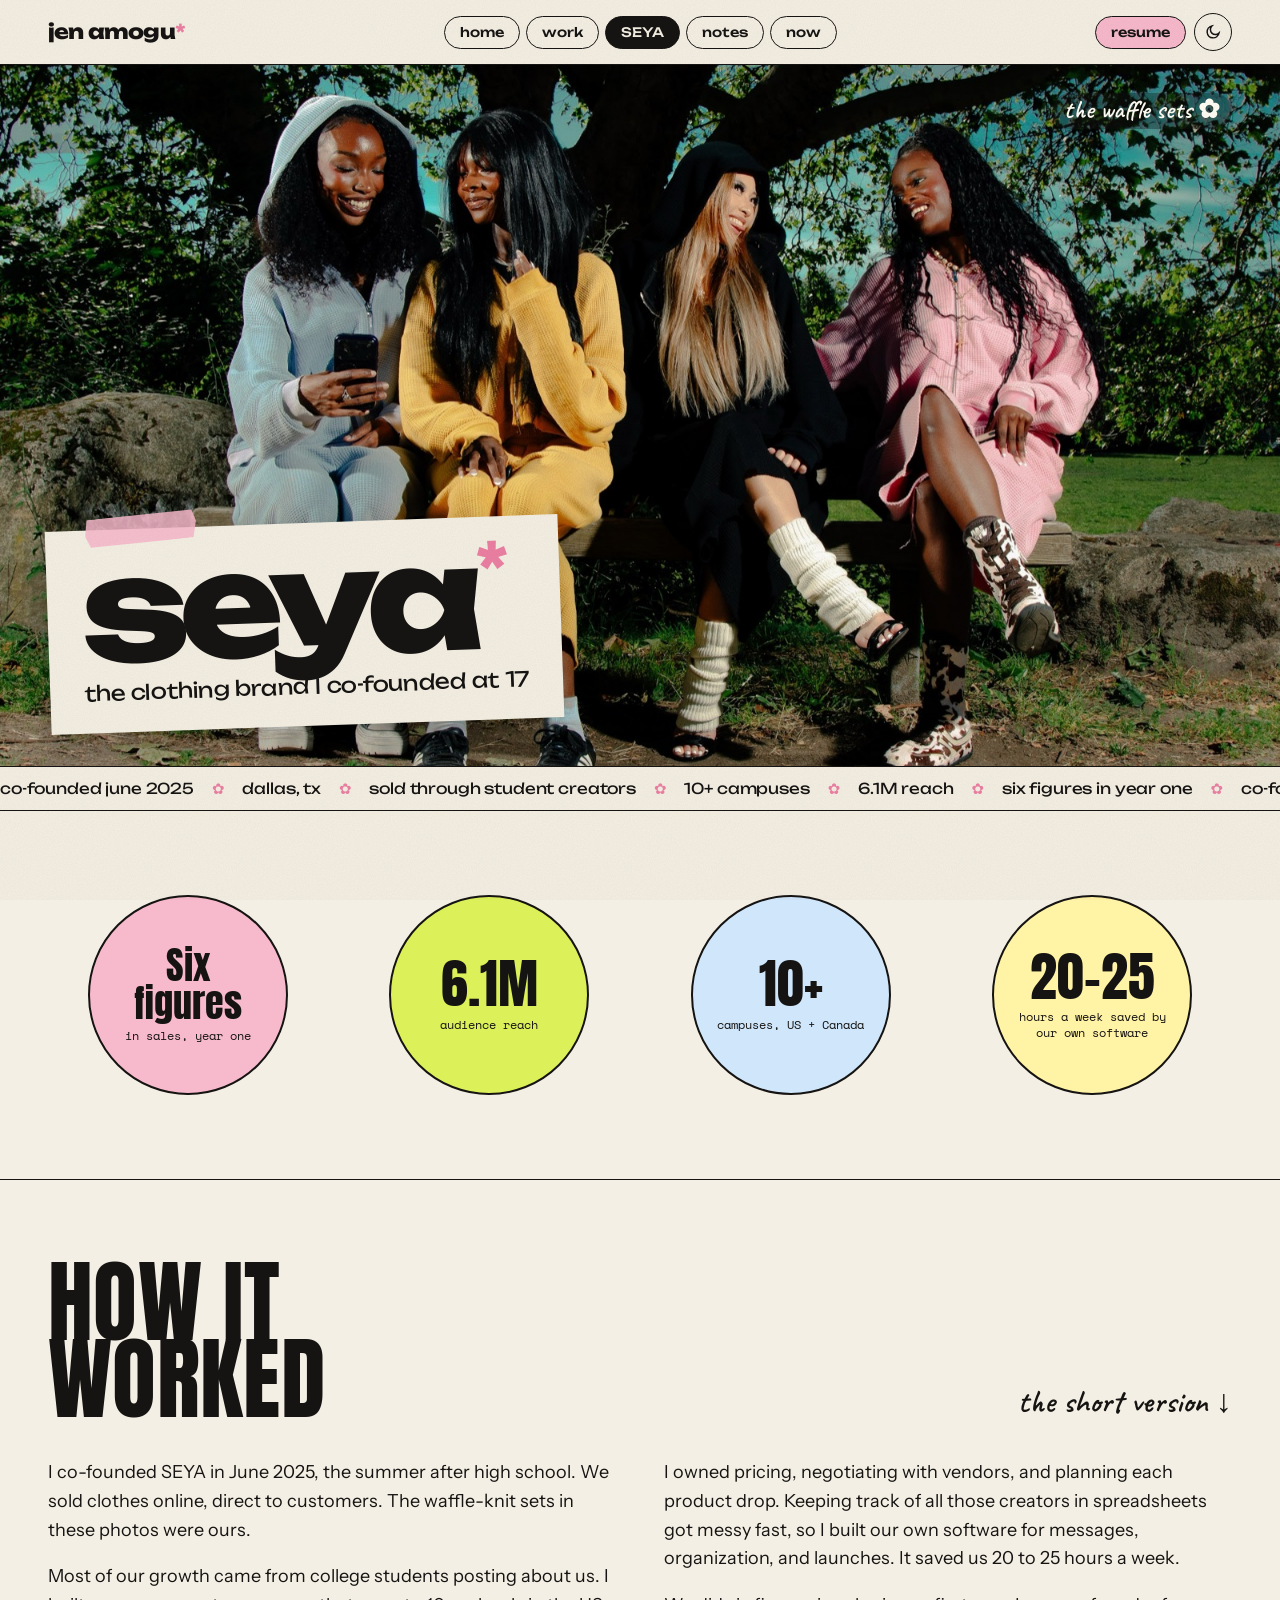
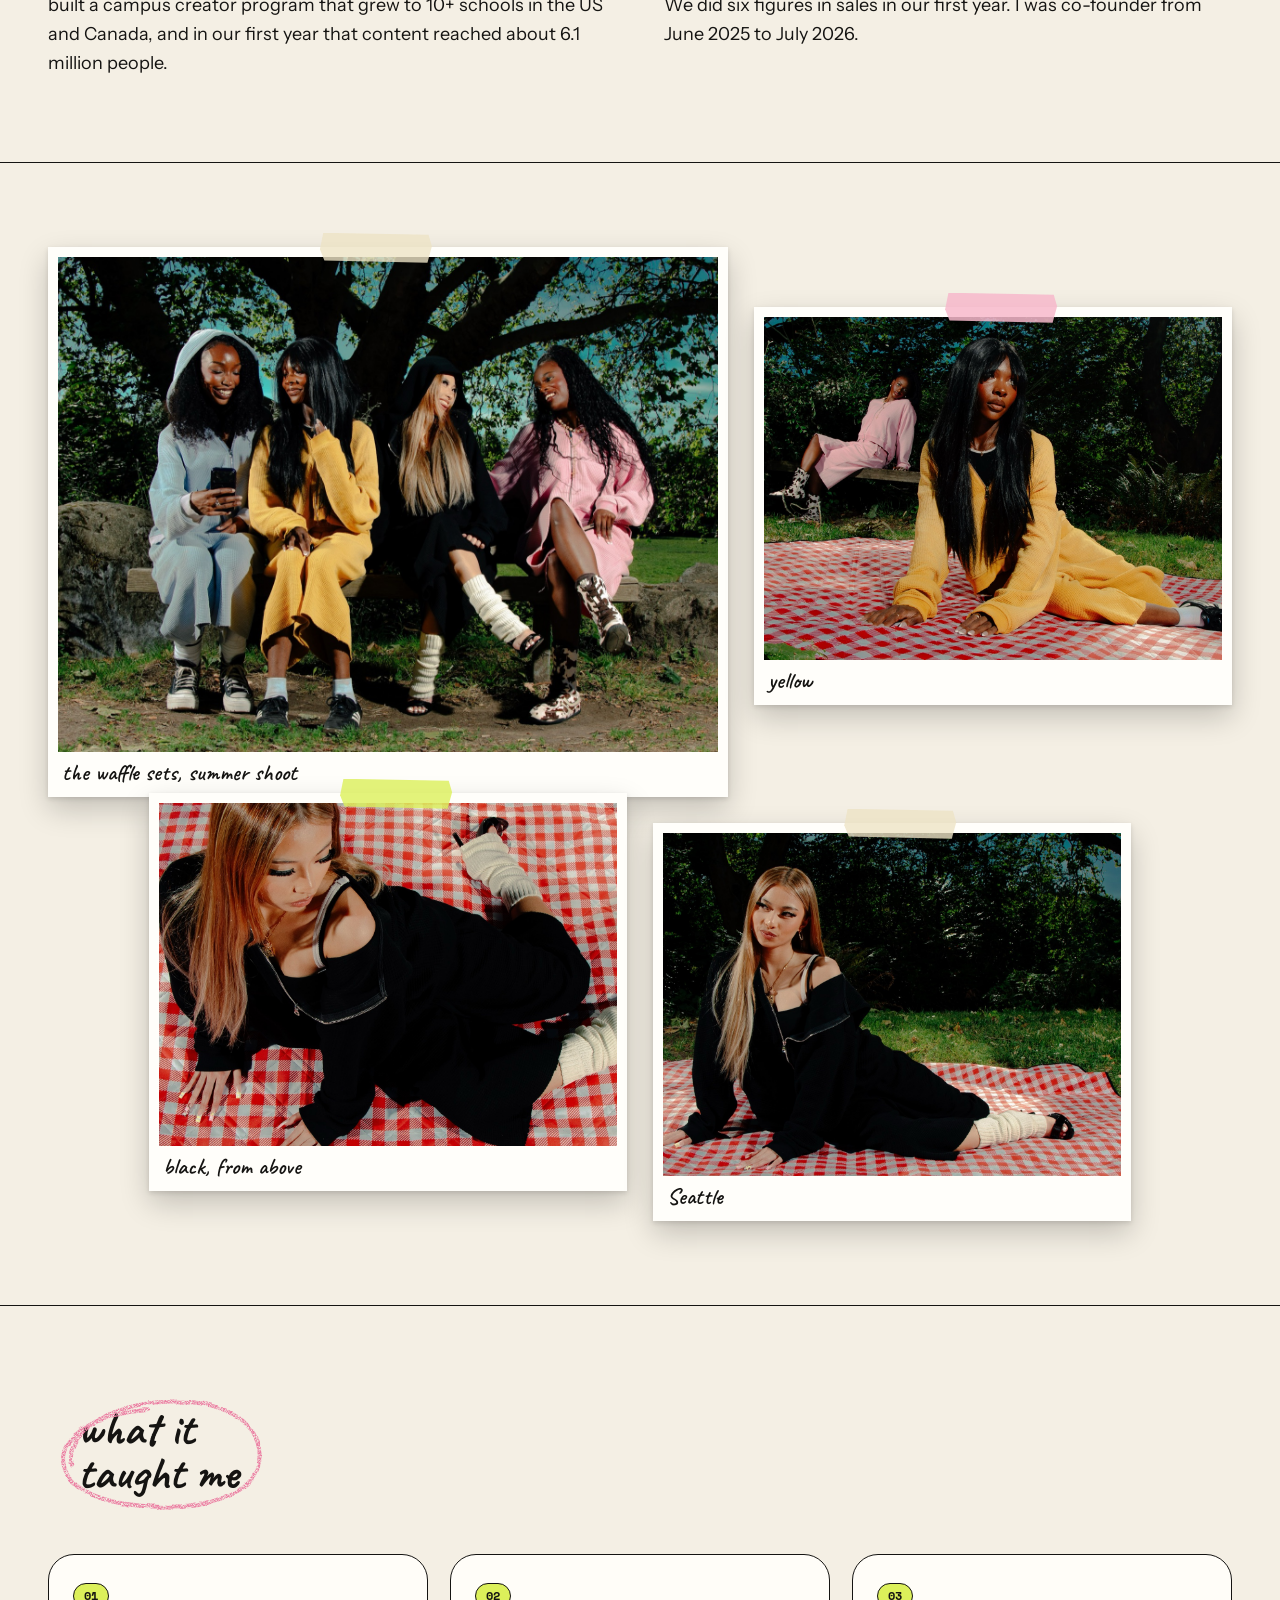
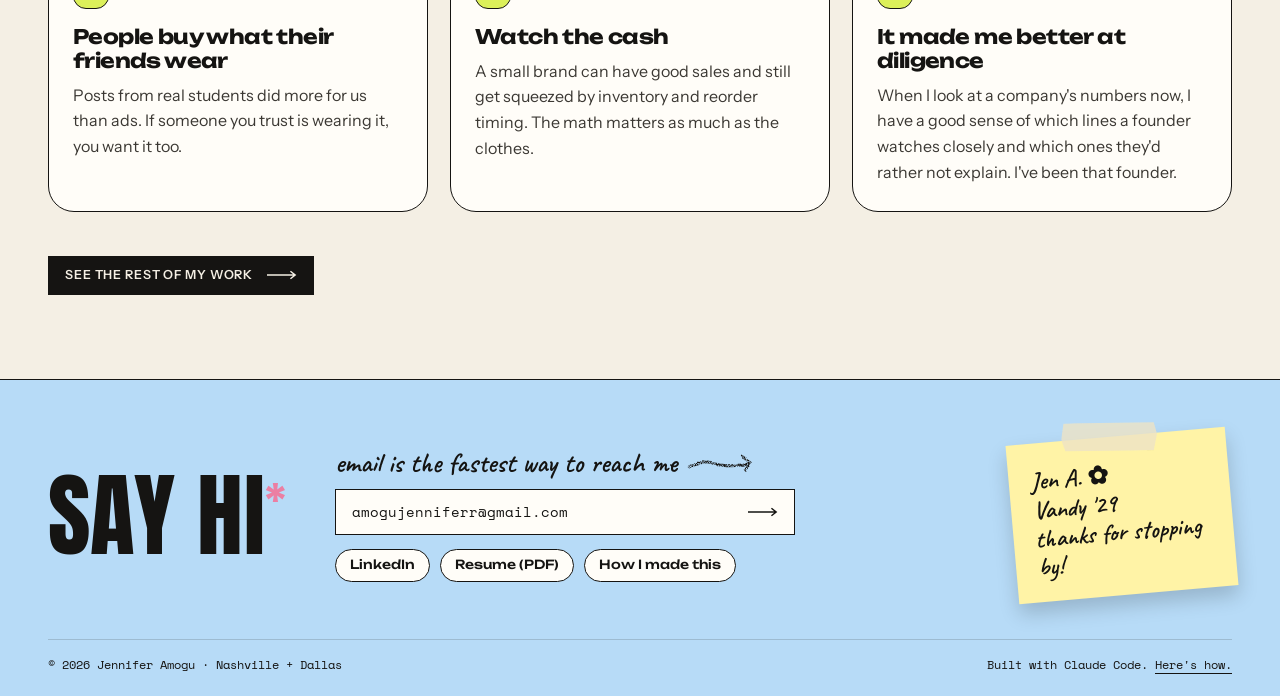
<file: venture.html>
<!doctype html>
<html lang="en" data-theme="day">
<head>
<meta charset="utf-8">
<meta name="viewport" content="width=device-width, initial-scale=1">
<title>SEYA · Jennifer Amogu</title>
<meta name="description" content="SEYA, the clothing brand Jennifer Amogu co-founded at 17. Sold through student creators on 10+ campuses, six figures in first-year sales.">
<meta name="author" content="Jennifer Amogu">
<meta property="og:title" content="SEYA · Jennifer Amogu">
<meta property="og:description" content="SEYA, the clothing brand Jennifer Amogu co-founded at 17. Sold through student creators on 10+ campuses, six figures in first-year sales.">
<meta property="og:type" content="website">
<meta property="og:url" content="https://amogujennifer.com/venture.html">
<meta property="og:image" content="https://amogujennifer.com/assets/img/og.jpg">
<meta name="twitter:card" content="summary_large_image">
<meta name="theme-color" content="#F4EFE4">
<link rel="icon" href="data:image/svg+xml,<svg xmlns='http://www.w3.org/2000/svg' viewBox='0 0 64 64'><rect width='64' height='64' rx='16' fill='%23F7B9CC'/><text x='50%25' y='57%25' dominant-baseline='middle' text-anchor='middle' font-family='Arial Black,Arial' font-weight='900' font-size='30' fill='%23151412'>ja</text></svg>">
<link rel="preconnect" href="https://fonts.googleapis.com">
<link rel="preconnect" href="https://fonts.gstatic.com" crossorigin>
<link rel="stylesheet" href="https://fonts.googleapis.com/css2?family=Anton&family=Caveat:wght@600;700&family=Instrument+Sans:ital,wght@0,400..700;1,400..700&family=Space+Mono:wght@400;700&family=Unbounded:wght@400;500;700;800&display=swap">
<link rel="stylesheet" href="/styles.css">
<script>try{if(localStorage.getItem('ja-mode')==='night')document.documentElement.setAttribute('data-theme','night')}catch(e){}</script>
</head>
<body>
<a class="skip" href="#main">Skip to content</a>
<svg class="defs" aria-hidden="true" focusable="false"><defs><filter id="crayon" x="-15%" y="-15%" width="130%" height="130%" color-interpolation-filters="sRGB"><feTurbulence type="fractalNoise" baseFrequency="0.035" numOctaves="2" seed="2" result="w"/><feDisplacementMap in="SourceGraphic" in2="w" scale="5" xChannelSelector="R" yChannelSelector="G" result="d"/><feTurbulence type="fractalNoise" baseFrequency="0.95" numOctaves="2" seed="9" result="g"/><feColorMatrix in="g" type="matrix" values="0 0 0 0 0  0 0 0 0 0  0 0 0 0 0  -2.6 0 0 0 1.95" result="m"/><feComposite in="d" in2="m" operator="in"/></filter><filter id="cloudfx" x="0" y="0" width="100%" height="100%" color-interpolation-filters="sRGB"><feTurbulence type="fractalNoise" baseFrequency="0.0032 0.0088" numOctaves="5" seed="11"/><feColorMatrix type="matrix" values="0 0 0 0 1  0 0 0 0 1  0 0 0 0 1  0 0 0 3.4 -1.6"/></filter><filter id="grassedge" x="-2%" y="-20%" width="104%" height="140%"><feTurbulence type="fractalNoise" baseFrequency="0.3 0.035" numOctaves="2" seed="3" result="t"/><feDisplacementMap in="SourceGraphic" in2="t" scale="14" xChannelSelector="A" yChannelSelector="R"/></filter><filter id="grassfx" x="0" y="0" width="100%" height="100%" color-interpolation-filters="sRGB"><feTurbulence type="turbulence" baseFrequency="0.22 0.009" numOctaves="3" seed="5"/><feColorMatrix type="matrix" values="0.42 0 0 0 0.17  0.62 0 0 0 0.36  0.16 0 0 0 0.1  0 0 0 0 1"/></filter><pattern id="blades" width="16" height="12" patternUnits="userSpaceOnUse"><path class="grass-hi" d="M3 12l1.5-7M9 12l-1-8M13 12l1-5" fill="none" stroke-width="1.6" stroke-linecap="round"/></pattern><pattern id="h-mustard" width="8" height="8" patternUnits="userSpaceOnUse" patternTransform="rotate(35)"><rect width="8" height="8" fill="#F6D27A"/><rect width="4.2" height="8" fill="#E7AC2C"/></pattern><pattern id="h-orange" width="8" height="8" patternUnits="userSpaceOnUse" patternTransform="rotate(35)"><rect width="8" height="8" fill="#F4A06E"/><rect width="4.2" height="8" fill="#E85A2A"/></pattern><pattern id="h-pink" width="8" height="8" patternUnits="userSpaceOnUse" patternTransform="rotate(35)"><rect width="8" height="8" fill="#FAD3DE"/><rect width="4.2" height="8" fill="#F09AB5"/></pattern><pattern id="h-sky" width="8" height="8" patternUnits="userSpaceOnUse" patternTransform="rotate(-30)"><rect width="8" height="8" fill="#D3E8FB"/><rect width="4.2" height="8" fill="#8EC0F0"/></pattern><pattern id="h-lime" width="8" height="8" patternUnits="userSpaceOnUse" patternTransform="rotate(35)"><rect width="8" height="8" fill="#EEF7A8"/><rect width="4.2" height="8" fill="#C9E043"/></pattern><pattern id="h-blue" width="8" height="8" patternUnits="userSpaceOnUse" patternTransform="rotate(50)"><rect width="8" height="8" fill="#8AA6F2"/><rect width="4.2" height="8" fill="#2A55D8"/></pattern><pattern id="h-grey" width="8" height="8" patternUnits="userSpaceOnUse" patternTransform="rotate(35)"><rect width="8" height="8" fill="#E6E6E1"/><rect width="4.2" height="8" fill="#BDBDB6"/></pattern><clipPath id="clip-waffle"><circle cx="100" cy="104" r="66"/></clipPath><clipPath id="clip-mic"><circle cx="100" cy="60" r="31"/></clipPath><symbol id="daisy" viewBox="-8 -8 16 16"><g fill="#FFFDF5"><circle cx="0.00" cy="-4.20" r="3"/><circle cx="3.99" cy="-1.30" r="3"/><circle cx="2.47" cy="3.40" r="3"/><circle cx="-2.47" cy="3.40" r="3"/><circle cx="-3.99" cy="-1.30" r="3"/></g><circle r="2.3" fill="#F2C230"/></symbol><symbol id="px-doc" viewBox="-1 -1 16 16"><path fill="#FFFDF8" d="M3 1h1v1h-1zM4 1h1v1h-1zM5 1h1v1h-1zM6 1h1v1h-1zM7 1h1v1h-1zM3 2h1v1h-1zM4 2h1v1h-1zM5 2h1v1h-1zM6 2h1v1h-1zM7 2h1v1h-1zM9 2h1v1h-1zM3 3h1v1h-1zM4 3h1v1h-1zM5 3h1v1h-1zM6 3h1v1h-1zM7 3h1v1h-1zM9 3h1v1h-1zM10 3h1v1h-1zM3 4h1v1h-1zM4 4h1v1h-1zM5 4h1v1h-1zM6 4h1v1h-1zM7 4h1v1h-1zM3 5h1v1h-1zM4 5h1v1h-1zM5 5h1v1h-1zM6 5h1v1h-1zM7 5h1v1h-1zM8 5h1v1h-1zM9 5h1v1h-1zM10 5h1v1h-1zM3 6h1v1h-1zM9 6h1v1h-1zM10 6h1v1h-1zM3 7h1v1h-1zM4 7h1v1h-1zM5 7h1v1h-1zM6 7h1v1h-1zM7 7h1v1h-1zM8 7h1v1h-1zM9 7h1v1h-1zM10 7h1v1h-1zM3 8h1v1h-1zM10 8h1v1h-1zM3 9h1v1h-1zM4 9h1v1h-1zM5 9h1v1h-1zM6 9h1v1h-1zM7 9h1v1h-1zM8 9h1v1h-1zM9 9h1v1h-1zM10 9h1v1h-1zM3 10h1v1h-1zM8 10h1v1h-1zM9 10h1v1h-1zM10 10h1v1h-1zM3 11h1v1h-1zM4 11h1v1h-1zM5 11h1v1h-1zM6 11h1v1h-1zM7 11h1v1h-1zM8 11h1v1h-1zM9 11h1v1h-1zM10 11h1v1h-1zM3 12h1v1h-1zM4 12h1v1h-1zM5 12h1v1h-1zM6 12h1v1h-1zM7 12h1v1h-1zM8 12h1v1h-1zM9 12h1v1h-1zM10 12h1v1h-1z"/><path fill="currentColor" d="M2 0h1v1h-1zM3 0h1v1h-1zM4 0h1v1h-1zM5 0h1v1h-1zM6 0h1v1h-1zM7 0h1v1h-1zM8 0h1v1h-1zM2 1h1v1h-1zM8 1h1v1h-1zM9 1h1v1h-1zM2 2h1v1h-1zM8 2h1v1h-1zM10 2h1v1h-1zM2 3h1v1h-1zM8 3h1v1h-1zM11 3h1v1h-1zM2 4h1v1h-1zM8 4h1v1h-1zM9 4h1v1h-1zM10 4h1v1h-1zM11 4h1v1h-1zM2 5h1v1h-1zM11 5h1v1h-1zM2 6h1v1h-1zM4 6h1v1h-1zM5 6h1v1h-1zM6 6h1v1h-1zM7 6h1v1h-1zM8 6h1v1h-1zM11 6h1v1h-1zM2 7h1v1h-1zM11 7h1v1h-1zM2 8h1v1h-1zM4 8h1v1h-1zM5 8h1v1h-1zM6 8h1v1h-1zM7 8h1v1h-1zM8 8h1v1h-1zM9 8h1v1h-1zM11 8h1v1h-1zM2 9h1v1h-1zM11 9h1v1h-1zM2 10h1v1h-1zM4 10h1v1h-1zM5 10h1v1h-1zM6 10h1v1h-1zM7 10h1v1h-1zM11 10h1v1h-1zM2 11h1v1h-1zM11 11h1v1h-1zM2 12h1v1h-1zM11 12h1v1h-1zM2 13h1v1h-1zM3 13h1v1h-1zM4 13h1v1h-1zM5 13h1v1h-1zM6 13h1v1h-1zM7 13h1v1h-1zM8 13h1v1h-1zM9 13h1v1h-1zM10 13h1v1h-1zM11 13h1v1h-1z"/></symbol><symbol id="px-shirt" viewBox="0 -1 16 16"><path fill="#FFFDF8" d="M4 1h1v1h-1zM5 1h1v1h-1zM6 1h1v1h-1zM9 1h1v1h-1zM10 1h1v1h-1zM11 1h1v1h-1zM2 2h1v1h-1zM3 2h1v1h-1zM4 2h1v1h-1zM5 2h1v1h-1zM6 2h1v1h-1zM7 2h1v1h-1zM8 2h1v1h-1zM9 2h1v1h-1zM10 2h1v1h-1zM11 2h1v1h-1zM12 2h1v1h-1zM13 2h1v1h-1zM1 3h1v1h-1zM2 3h1v1h-1zM3 3h1v1h-1zM4 3h1v1h-1zM5 3h1v1h-1zM6 3h1v1h-1zM7 3h1v1h-1zM8 3h1v1h-1zM9 3h1v1h-1zM10 3h1v1h-1zM11 3h1v1h-1zM12 3h1v1h-1zM13 3h1v1h-1zM14 3h1v1h-1zM1 4h1v1h-1zM2 4h1v1h-1zM4 4h1v1h-1zM5 4h1v1h-1zM6 4h1v1h-1zM7 4h1v1h-1zM8 4h1v1h-1zM9 4h1v1h-1zM10 4h1v1h-1zM11 4h1v1h-1zM13 4h1v1h-1zM14 4h1v1h-1zM4 5h1v1h-1zM5 5h1v1h-1zM6 5h1v1h-1zM7 5h1v1h-1zM8 5h1v1h-1zM9 5h1v1h-1zM10 5h1v1h-1zM11 5h1v1h-1zM4 6h1v1h-1zM5 6h1v1h-1zM6 6h1v1h-1zM7 6h1v1h-1zM8 6h1v1h-1zM9 6h1v1h-1zM10 6h1v1h-1zM11 6h1v1h-1zM4 7h1v1h-1zM5 7h1v1h-1zM6 7h1v1h-1zM7 7h1v1h-1zM8 7h1v1h-1zM9 7h1v1h-1zM10 7h1v1h-1zM11 7h1v1h-1zM4 8h1v1h-1zM5 8h1v1h-1zM6 8h1v1h-1zM7 8h1v1h-1zM8 8h1v1h-1zM9 8h1v1h-1zM10 8h1v1h-1zM11 8h1v1h-1zM4 9h1v1h-1zM5 9h1v1h-1zM6 9h1v1h-1zM7 9h1v1h-1zM8 9h1v1h-1zM9 9h1v1h-1zM10 9h1v1h-1zM11 9h1v1h-1zM4 10h1v1h-1zM5 10h1v1h-1zM6 10h1v1h-1zM7 10h1v1h-1zM8 10h1v1h-1zM9 10h1v1h-1zM10 10h1v1h-1zM11 10h1v1h-1zM4 11h1v1h-1zM5 11h1v1h-1zM6 11h1v1h-1zM7 11h1v1h-1zM8 11h1v1h-1zM9 11h1v1h-1zM10 11h1v1h-1zM11 11h1v1h-1z"/><path fill="currentColor" d="M4 0h1v1h-1zM5 0h1v1h-1zM6 0h1v1h-1zM9 0h1v1h-1zM10 0h1v1h-1zM11 0h1v1h-1zM2 1h1v1h-1zM3 1h1v1h-1zM7 1h1v1h-1zM8 1h1v1h-1zM12 1h1v1h-1zM13 1h1v1h-1zM1 2h1v1h-1zM14 2h1v1h-1zM0 3h1v1h-1zM15 3h1v1h-1zM0 4h1v1h-1zM3 4h1v1h-1zM12 4h1v1h-1zM15 4h1v1h-1zM1 5h1v1h-1zM2 5h1v1h-1zM3 5h1v1h-1zM12 5h1v1h-1zM13 5h1v1h-1zM14 5h1v1h-1zM3 6h1v1h-1zM12 6h1v1h-1zM3 7h1v1h-1zM12 7h1v1h-1zM3 8h1v1h-1zM12 8h1v1h-1zM3 9h1v1h-1zM12 9h1v1h-1zM3 10h1v1h-1zM12 10h1v1h-1zM3 11h1v1h-1zM12 11h1v1h-1zM3 12h1v1h-1zM4 12h1v1h-1zM5 12h1v1h-1zM6 12h1v1h-1zM7 12h1v1h-1zM8 12h1v1h-1zM9 12h1v1h-1zM10 12h1v1h-1zM11 12h1v1h-1zM12 12h1v1h-1z"/></symbol><symbol id="px-env" viewBox="0 -3 16 16"><path fill="#FFFDF8" d="M3 1h1v1h-1zM4 1h1v1h-1zM5 1h1v1h-1zM6 1h1v1h-1zM7 1h1v1h-1zM8 1h1v1h-1zM9 1h1v1h-1zM10 1h1v1h-1zM11 1h1v1h-1zM12 1h1v1h-1zM2 2h1v1h-1zM4 2h1v1h-1zM5 2h1v1h-1zM6 2h1v1h-1zM7 2h1v1h-1zM8 2h1v1h-1zM9 2h1v1h-1zM10 2h1v1h-1zM11 2h1v1h-1zM13 2h1v1h-1zM2 3h1v1h-1zM3 3h1v1h-1zM5 3h1v1h-1zM6 3h1v1h-1zM7 3h1v1h-1zM8 3h1v1h-1zM9 3h1v1h-1zM10 3h1v1h-1zM12 3h1v1h-1zM13 3h1v1h-1zM2 4h1v1h-1zM3 4h1v1h-1zM4 4h1v1h-1zM6 4h1v1h-1zM7 4h1v1h-1zM8 4h1v1h-1zM9 4h1v1h-1zM11 4h1v1h-1zM12 4h1v1h-1zM13 4h1v1h-1zM2 5h1v1h-1zM3 5h1v1h-1zM4 5h1v1h-1zM5 5h1v1h-1zM7 5h1v1h-1zM8 5h1v1h-1zM10 5h1v1h-1zM11 5h1v1h-1zM12 5h1v1h-1zM13 5h1v1h-1zM2 6h1v1h-1zM3 6h1v1h-1zM4 6h1v1h-1zM5 6h1v1h-1zM6 6h1v1h-1zM9 6h1v1h-1zM10 6h1v1h-1zM11 6h1v1h-1zM12 6h1v1h-1zM13 6h1v1h-1zM2 7h1v1h-1zM3 7h1v1h-1zM4 7h1v1h-1zM5 7h1v1h-1zM6 7h1v1h-1zM7 7h1v1h-1zM8 7h1v1h-1zM9 7h1v1h-1zM10 7h1v1h-1zM11 7h1v1h-1zM12 7h1v1h-1zM13 7h1v1h-1zM2 8h1v1h-1zM3 8h1v1h-1zM4 8h1v1h-1zM5 8h1v1h-1zM6 8h1v1h-1zM7 8h1v1h-1zM8 8h1v1h-1zM9 8h1v1h-1zM10 8h1v1h-1zM11 8h1v1h-1zM12 8h1v1h-1zM13 8h1v1h-1z"/><path fill="currentColor" d="M1 0h1v1h-1zM2 0h1v1h-1zM3 0h1v1h-1zM4 0h1v1h-1zM5 0h1v1h-1zM6 0h1v1h-1zM7 0h1v1h-1zM8 0h1v1h-1zM9 0h1v1h-1zM10 0h1v1h-1zM11 0h1v1h-1zM12 0h1v1h-1zM13 0h1v1h-1zM14 0h1v1h-1zM1 1h1v1h-1zM2 1h1v1h-1zM13 1h1v1h-1zM14 1h1v1h-1zM1 2h1v1h-1zM3 2h1v1h-1zM12 2h1v1h-1zM14 2h1v1h-1zM1 3h1v1h-1zM4 3h1v1h-1zM11 3h1v1h-1zM14 3h1v1h-1zM1 4h1v1h-1zM5 4h1v1h-1zM10 4h1v1h-1zM14 4h1v1h-1zM1 5h1v1h-1zM6 5h1v1h-1zM9 5h1v1h-1zM14 5h1v1h-1zM1 6h1v1h-1zM7 6h1v1h-1zM8 6h1v1h-1zM14 6h1v1h-1zM1 7h1v1h-1zM14 7h1v1h-1zM1 8h1v1h-1zM14 8h1v1h-1zM1 9h1v1h-1zM2 9h1v1h-1zM3 9h1v1h-1zM4 9h1v1h-1zM5 9h1v1h-1zM6 9h1v1h-1zM7 9h1v1h-1zM8 9h1v1h-1zM9 9h1v1h-1zM10 9h1v1h-1zM11 9h1v1h-1zM12 9h1v1h-1zM13 9h1v1h-1zM14 9h1v1h-1z"/></symbol><symbol id="px-note" viewBox="1 -2 16 16"><path fill="currentColor" d="M7 0h1v1h-1zM8 0h1v1h-1zM9 0h1v1h-1zM10 0h1v1h-1zM11 0h1v1h-1zM12 0h1v1h-1zM13 0h1v1h-1zM14 0h1v1h-1zM7 1h1v1h-1zM8 1h1v1h-1zM9 1h1v1h-1zM10 1h1v1h-1zM11 1h1v1h-1zM12 1h1v1h-1zM13 1h1v1h-1zM14 1h1v1h-1zM7 2h1v1h-1zM14 2h1v1h-1zM7 3h1v1h-1zM14 3h1v1h-1zM7 4h1v1h-1zM14 4h1v1h-1zM7 5h1v1h-1zM14 5h1v1h-1zM7 6h1v1h-1zM14 6h1v1h-1zM7 7h1v1h-1zM14 7h1v1h-1zM4 8h1v1h-1zM5 8h1v1h-1zM6 8h1v1h-1zM7 8h1v1h-1zM11 8h1v1h-1zM12 8h1v1h-1zM13 8h1v1h-1zM14 8h1v1h-1zM3 9h1v1h-1zM4 9h1v1h-1zM5 9h1v1h-1zM6 9h1v1h-1zM7 9h1v1h-1zM10 9h1v1h-1zM11 9h1v1h-1zM12 9h1v1h-1zM13 9h1v1h-1zM14 9h1v1h-1zM3 10h1v1h-1zM4 10h1v1h-1zM5 10h1v1h-1zM6 10h1v1h-1zM7 10h1v1h-1zM10 10h1v1h-1zM11 10h1v1h-1zM12 10h1v1h-1zM13 10h1v1h-1zM14 10h1v1h-1zM4 11h1v1h-1zM5 11h1v1h-1zM6 11h1v1h-1zM11 11h1v1h-1zM12 11h1v1h-1zM13 11h1v1h-1z"/></symbol><symbol id="px-pad" viewBox="0 -2 16 16"><path fill="#FFFDF8" d="M2 2h1v1h-1zM3 2h1v1h-1zM4 2h1v1h-1zM5 2h1v1h-1zM6 2h1v1h-1zM7 2h1v1h-1zM8 2h1v1h-1zM9 2h1v1h-1zM10 2h1v1h-1zM11 2h1v1h-1zM12 2h1v1h-1zM2 3h1v1h-1zM12 3h1v1h-1zM2 4h1v1h-1zM3 4h1v1h-1zM4 4h1v1h-1zM5 4h1v1h-1zM6 4h1v1h-1zM7 4h1v1h-1zM8 4h1v1h-1zM9 4h1v1h-1zM10 4h1v1h-1zM11 4h1v1h-1zM12 4h1v1h-1zM2 5h1v1h-1zM12 5h1v1h-1zM2 6h1v1h-1zM3 6h1v1h-1zM4 6h1v1h-1zM5 6h1v1h-1zM6 6h1v1h-1zM7 6h1v1h-1zM8 6h1v1h-1zM9 6h1v1h-1zM10 6h1v1h-1zM11 6h1v1h-1zM12 6h1v1h-1zM2 7h1v1h-1zM9 7h1v1h-1zM10 7h1v1h-1zM11 7h1v1h-1zM12 7h1v1h-1zM2 8h1v1h-1zM3 8h1v1h-1zM4 8h1v1h-1zM5 8h1v1h-1zM6 8h1v1h-1zM7 8h1v1h-1zM8 8h1v1h-1zM9 8h1v1h-1zM10 8h1v1h-1zM11 8h1v1h-1zM12 8h1v1h-1zM2 9h1v1h-1zM3 9h1v1h-1zM4 9h1v1h-1zM5 9h1v1h-1zM6 9h1v1h-1zM7 9h1v1h-1zM8 9h1v1h-1zM9 9h1v1h-1zM10 9h1v1h-1zM11 9h1v1h-1zM12 9h1v1h-1z"/><path fill="currentColor" d="M2 0h1v1h-1zM4 0h1v1h-1zM6 0h1v1h-1zM8 0h1v1h-1zM10 0h1v1h-1zM12 0h1v1h-1zM1 1h1v1h-1zM2 1h1v1h-1zM3 1h1v1h-1zM4 1h1v1h-1zM5 1h1v1h-1zM6 1h1v1h-1zM7 1h1v1h-1zM8 1h1v1h-1zM9 1h1v1h-1zM10 1h1v1h-1zM11 1h1v1h-1zM12 1h1v1h-1zM13 1h1v1h-1zM1 2h1v1h-1zM13 2h1v1h-1zM1 3h1v1h-1zM3 3h1v1h-1zM4 3h1v1h-1zM5 3h1v1h-1zM6 3h1v1h-1zM7 3h1v1h-1zM8 3h1v1h-1zM9 3h1v1h-1zM10 3h1v1h-1zM11 3h1v1h-1zM13 3h1v1h-1zM1 4h1v1h-1zM13 4h1v1h-1zM1 5h1v1h-1zM3 5h1v1h-1zM4 5h1v1h-1zM5 5h1v1h-1zM6 5h1v1h-1zM7 5h1v1h-1zM8 5h1v1h-1zM9 5h1v1h-1zM10 5h1v1h-1zM11 5h1v1h-1zM13 5h1v1h-1zM1 6h1v1h-1zM13 6h1v1h-1zM1 7h1v1h-1zM3 7h1v1h-1zM4 7h1v1h-1zM5 7h1v1h-1zM6 7h1v1h-1zM7 7h1v1h-1zM8 7h1v1h-1zM13 7h1v1h-1zM1 8h1v1h-1zM13 8h1v1h-1zM1 9h1v1h-1zM13 9h1v1h-1zM1 10h1v1h-1zM2 10h1v1h-1zM3 10h1v1h-1zM4 10h1v1h-1zM5 10h1v1h-1zM6 10h1v1h-1zM7 10h1v1h-1zM8 10h1v1h-1zM9 10h1v1h-1zM10 10h1v1h-1zM11 10h1v1h-1zM12 10h1v1h-1zM13 10h1v1h-1z"/></symbol><symbol id="px-case" viewBox="0 -2 16 16"><path fill="#FFFDF8" d="M6 1h1v1h-1zM7 1h1v1h-1zM8 1h1v1h-1zM9 1h1v1h-1zM2 3h1v1h-1zM3 3h1v1h-1zM4 3h1v1h-1zM5 3h1v1h-1zM6 3h1v1h-1zM7 3h1v1h-1zM8 3h1v1h-1zM9 3h1v1h-1zM10 3h1v1h-1zM11 3h1v1h-1zM12 3h1v1h-1zM13 3h1v1h-1zM2 4h1v1h-1zM3 4h1v1h-1zM4 4h1v1h-1zM5 4h1v1h-1zM6 4h1v1h-1zM7 4h1v1h-1zM8 4h1v1h-1zM9 4h1v1h-1zM10 4h1v1h-1zM11 4h1v1h-1zM12 4h1v1h-1zM13 4h1v1h-1zM7 5h1v1h-1zM8 5h1v1h-1zM2 6h1v1h-1zM3 6h1v1h-1zM4 6h1v1h-1zM5 6h1v1h-1zM7 6h1v1h-1zM8 6h1v1h-1zM10 6h1v1h-1zM11 6h1v1h-1zM12 6h1v1h-1zM13 6h1v1h-1zM2 7h1v1h-1zM3 7h1v1h-1zM4 7h1v1h-1zM5 7h1v1h-1zM10 7h1v1h-1zM11 7h1v1h-1zM12 7h1v1h-1zM13 7h1v1h-1zM2 8h1v1h-1zM3 8h1v1h-1zM4 8h1v1h-1zM5 8h1v1h-1zM6 8h1v1h-1zM7 8h1v1h-1zM8 8h1v1h-1zM9 8h1v1h-1zM10 8h1v1h-1zM11 8h1v1h-1zM12 8h1v1h-1zM13 8h1v1h-1zM2 9h1v1h-1zM3 9h1v1h-1zM4 9h1v1h-1zM5 9h1v1h-1zM6 9h1v1h-1zM7 9h1v1h-1zM8 9h1v1h-1zM9 9h1v1h-1zM10 9h1v1h-1zM11 9h1v1h-1zM12 9h1v1h-1zM13 9h1v1h-1z"/><path fill="currentColor" d="M6 0h1v1h-1zM7 0h1v1h-1zM8 0h1v1h-1zM9 0h1v1h-1zM5 1h1v1h-1zM10 1h1v1h-1zM1 2h1v1h-1zM2 2h1v1h-1zM3 2h1v1h-1zM4 2h1v1h-1zM5 2h1v1h-1zM6 2h1v1h-1zM7 2h1v1h-1zM8 2h1v1h-1zM9 2h1v1h-1zM10 2h1v1h-1zM11 2h1v1h-1zM12 2h1v1h-1zM13 2h1v1h-1zM14 2h1v1h-1zM1 3h1v1h-1zM14 3h1v1h-1zM1 4h1v1h-1zM14 4h1v1h-1zM1 5h1v1h-1zM2 5h1v1h-1zM3 5h1v1h-1zM4 5h1v1h-1zM5 5h1v1h-1zM6 5h1v1h-1zM9 5h1v1h-1zM10 5h1v1h-1zM11 5h1v1h-1zM12 5h1v1h-1zM13 5h1v1h-1zM14 5h1v1h-1zM1 6h1v1h-1zM6 6h1v1h-1zM9 6h1v1h-1zM14 6h1v1h-1zM1 7h1v1h-1zM6 7h1v1h-1zM7 7h1v1h-1zM8 7h1v1h-1zM9 7h1v1h-1zM14 7h1v1h-1zM1 8h1v1h-1zM14 8h1v1h-1zM1 9h1v1h-1zM14 9h1v1h-1zM1 10h1v1h-1zM2 10h1v1h-1zM3 10h1v1h-1zM4 10h1v1h-1zM5 10h1v1h-1zM6 10h1v1h-1zM7 10h1v1h-1zM8 10h1v1h-1zM9 10h1v1h-1zM10 10h1v1h-1zM11 10h1v1h-1zM12 10h1v1h-1zM13 10h1v1h-1zM14 10h1v1h-1z"/></symbol><symbol id="px-chart" viewBox="0 -2 16 16"><path fill="#FFFDF8" d="M11 1h1v1h-1zM11 2h1v1h-1zM11 3h1v1h-1zM7 4h1v1h-1zM11 4h1v1h-1zM7 5h1v1h-1zM11 5h1v1h-1zM7 6h1v1h-1zM11 6h1v1h-1zM3 7h1v1h-1zM7 7h1v1h-1zM11 7h1v1h-1zM3 8h1v1h-1zM7 8h1v1h-1zM11 8h1v1h-1zM3 9h1v1h-1zM7 9h1v1h-1zM11 9h1v1h-1zM3 10h1v1h-1zM7 10h1v1h-1zM11 10h1v1h-1z"/><path fill="currentColor" d="M10 0h1v1h-1zM11 0h1v1h-1zM12 0h1v1h-1zM10 1h1v1h-1zM12 1h1v1h-1zM10 2h1v1h-1zM12 2h1v1h-1zM6 3h1v1h-1zM7 3h1v1h-1zM8 3h1v1h-1zM10 3h1v1h-1zM12 3h1v1h-1zM6 4h1v1h-1zM8 4h1v1h-1zM10 4h1v1h-1zM12 4h1v1h-1zM6 5h1v1h-1zM8 5h1v1h-1zM10 5h1v1h-1zM12 5h1v1h-1zM2 6h1v1h-1zM3 6h1v1h-1zM4 6h1v1h-1zM6 6h1v1h-1zM8 6h1v1h-1zM10 6h1v1h-1zM12 6h1v1h-1zM2 7h1v1h-1zM4 7h1v1h-1zM6 7h1v1h-1zM8 7h1v1h-1zM10 7h1v1h-1zM12 7h1v1h-1zM2 8h1v1h-1zM4 8h1v1h-1zM6 8h1v1h-1zM8 8h1v1h-1zM10 8h1v1h-1zM12 8h1v1h-1zM2 9h1v1h-1zM4 9h1v1h-1zM6 9h1v1h-1zM8 9h1v1h-1zM10 9h1v1h-1zM12 9h1v1h-1zM2 10h1v1h-1zM4 10h1v1h-1zM6 10h1v1h-1zM8 10h1v1h-1zM10 10h1v1h-1zM12 10h1v1h-1zM1 11h1v1h-1zM2 11h1v1h-1zM3 11h1v1h-1zM4 11h1v1h-1zM5 11h1v1h-1zM6 11h1v1h-1zM7 11h1v1h-1zM8 11h1v1h-1zM9 11h1v1h-1zM10 11h1v1h-1zM11 11h1v1h-1zM12 11h1v1h-1zM13 11h1v1h-1zM14 11h1v1h-1z"/></symbol><symbol id="px-cross" viewBox="0 -2 16 16"><path fill="#FFFDF8" d="M6 1h1v1h-1zM7 1h1v1h-1zM8 1h1v1h-1zM9 1h1v1h-1zM6 2h1v1h-1zM7 2h1v1h-1zM8 2h1v1h-1zM9 2h1v1h-1zM6 3h1v1h-1zM7 3h1v1h-1zM8 3h1v1h-1zM9 3h1v1h-1zM3 4h1v1h-1zM4 4h1v1h-1zM5 4h1v1h-1zM6 4h1v1h-1zM7 4h1v1h-1zM8 4h1v1h-1zM9 4h1v1h-1zM10 4h1v1h-1zM11 4h1v1h-1zM12 4h1v1h-1zM3 5h1v1h-1zM4 5h1v1h-1zM5 5h1v1h-1zM6 5h1v1h-1zM7 5h1v1h-1zM8 5h1v1h-1zM9 5h1v1h-1zM10 5h1v1h-1zM11 5h1v1h-1zM12 5h1v1h-1zM3 6h1v1h-1zM4 6h1v1h-1zM5 6h1v1h-1zM6 6h1v1h-1zM7 6h1v1h-1zM8 6h1v1h-1zM9 6h1v1h-1zM10 6h1v1h-1zM11 6h1v1h-1zM12 6h1v1h-1zM3 7h1v1h-1zM4 7h1v1h-1zM5 7h1v1h-1zM6 7h1v1h-1zM7 7h1v1h-1zM8 7h1v1h-1zM9 7h1v1h-1zM10 7h1v1h-1zM11 7h1v1h-1zM12 7h1v1h-1zM6 8h1v1h-1zM7 8h1v1h-1zM8 8h1v1h-1zM9 8h1v1h-1zM6 9h1v1h-1zM7 9h1v1h-1zM8 9h1v1h-1zM9 9h1v1h-1zM6 10h1v1h-1zM7 10h1v1h-1zM8 10h1v1h-1zM9 10h1v1h-1z"/><path fill="currentColor" d="M5 0h1v1h-1zM6 0h1v1h-1zM7 0h1v1h-1zM8 0h1v1h-1zM9 0h1v1h-1zM10 0h1v1h-1zM5 1h1v1h-1zM10 1h1v1h-1zM5 2h1v1h-1zM10 2h1v1h-1zM2 3h1v1h-1zM3 3h1v1h-1zM4 3h1v1h-1zM5 3h1v1h-1zM10 3h1v1h-1zM11 3h1v1h-1zM12 3h1v1h-1zM13 3h1v1h-1zM2 4h1v1h-1zM13 4h1v1h-1zM2 5h1v1h-1zM13 5h1v1h-1zM2 6h1v1h-1zM13 6h1v1h-1zM2 7h1v1h-1zM13 7h1v1h-1zM2 8h1v1h-1zM3 8h1v1h-1zM4 8h1v1h-1zM5 8h1v1h-1zM10 8h1v1h-1zM11 8h1v1h-1zM12 8h1v1h-1zM13 8h1v1h-1zM5 9h1v1h-1zM10 9h1v1h-1zM5 10h1v1h-1zM10 10h1v1h-1zM5 11h1v1h-1zM6 11h1v1h-1zM7 11h1v1h-1zM8 11h1v1h-1zM9 11h1v1h-1zM10 11h1v1h-1z"/></symbol><symbol id="px-folder" viewBox="0 -2 16 16"><path fill="#FFFDF8" d="M1 1h1v1h-1zM2 1h1v1h-1zM3 1h1v1h-1zM4 1h1v1h-1zM5 1h1v1h-1zM1 2h1v1h-1zM2 2h1v1h-1zM3 2h1v1h-1zM4 2h1v1h-1zM5 2h1v1h-1zM6 2h1v1h-1zM7 2h1v1h-1zM8 2h1v1h-1zM9 2h1v1h-1zM10 2h1v1h-1zM11 2h1v1h-1zM12 2h1v1h-1zM13 2h1v1h-1zM14 2h1v1h-1zM1 4h1v1h-1zM2 4h1v1h-1zM3 4h1v1h-1zM4 4h1v1h-1zM5 4h1v1h-1zM6 4h1v1h-1zM7 4h1v1h-1zM8 4h1v1h-1zM9 4h1v1h-1zM10 4h1v1h-1zM11 4h1v1h-1zM12 4h1v1h-1zM13 4h1v1h-1zM14 4h1v1h-1zM1 5h1v1h-1zM2 5h1v1h-1zM3 5h1v1h-1zM4 5h1v1h-1zM5 5h1v1h-1zM6 5h1v1h-1zM7 5h1v1h-1zM8 5h1v1h-1zM9 5h1v1h-1zM10 5h1v1h-1zM11 5h1v1h-1zM12 5h1v1h-1zM13 5h1v1h-1zM14 5h1v1h-1zM1 6h1v1h-1zM2 6h1v1h-1zM3 6h1v1h-1zM4 6h1v1h-1zM5 6h1v1h-1zM6 6h1v1h-1zM7 6h1v1h-1zM8 6h1v1h-1zM9 6h1v1h-1zM10 6h1v1h-1zM11 6h1v1h-1zM12 6h1v1h-1zM13 6h1v1h-1zM14 6h1v1h-1zM1 7h1v1h-1zM2 7h1v1h-1zM3 7h1v1h-1zM4 7h1v1h-1zM5 7h1v1h-1zM6 7h1v1h-1zM7 7h1v1h-1zM8 7h1v1h-1zM9 7h1v1h-1zM10 7h1v1h-1zM11 7h1v1h-1zM12 7h1v1h-1zM13 7h1v1h-1zM14 7h1v1h-1zM1 8h1v1h-1zM2 8h1v1h-1zM3 8h1v1h-1zM4 8h1v1h-1zM5 8h1v1h-1zM6 8h1v1h-1zM7 8h1v1h-1zM8 8h1v1h-1zM9 8h1v1h-1zM10 8h1v1h-1zM11 8h1v1h-1zM12 8h1v1h-1zM13 8h1v1h-1zM14 8h1v1h-1zM1 9h1v1h-1zM2 9h1v1h-1zM3 9h1v1h-1zM4 9h1v1h-1zM5 9h1v1h-1zM6 9h1v1h-1zM7 9h1v1h-1zM8 9h1v1h-1zM9 9h1v1h-1zM10 9h1v1h-1zM11 9h1v1h-1zM12 9h1v1h-1zM13 9h1v1h-1zM14 9h1v1h-1z"/><path fill="currentColor" d="M1 0h1v1h-1zM2 0h1v1h-1zM3 0h1v1h-1zM4 0h1v1h-1zM5 0h1v1h-1zM0 1h1v1h-1zM6 1h1v1h-1zM7 1h1v1h-1zM8 1h1v1h-1zM9 1h1v1h-1zM10 1h1v1h-1zM11 1h1v1h-1zM12 1h1v1h-1zM13 1h1v1h-1zM14 1h1v1h-1zM0 2h1v1h-1zM15 2h1v1h-1zM0 3h1v1h-1zM1 3h1v1h-1zM2 3h1v1h-1zM3 3h1v1h-1zM4 3h1v1h-1zM5 3h1v1h-1zM6 3h1v1h-1zM7 3h1v1h-1zM8 3h1v1h-1zM9 3h1v1h-1zM10 3h1v1h-1zM11 3h1v1h-1zM12 3h1v1h-1zM13 3h1v1h-1zM14 3h1v1h-1zM15 3h1v1h-1zM0 4h1v1h-1zM15 4h1v1h-1zM0 5h1v1h-1zM15 5h1v1h-1zM0 6h1v1h-1zM15 6h1v1h-1zM0 7h1v1h-1zM15 7h1v1h-1zM0 8h1v1h-1zM15 8h1v1h-1zM0 9h1v1h-1zM15 9h1v1h-1zM0 10h1v1h-1zM1 10h1v1h-1zM2 10h1v1h-1zM3 10h1v1h-1zM4 10h1v1h-1zM5 10h1v1h-1zM6 10h1v1h-1zM7 10h1v1h-1zM8 10h1v1h-1zM9 10h1v1h-1zM10 10h1v1h-1zM11 10h1v1h-1zM12 10h1v1h-1zM13 10h1v1h-1zM14 10h1v1h-1zM15 10h1v1h-1z"/></symbol><symbol id="px-rocket" viewBox="0 -1 16 16"><path fill="#FFFDF8" d="M7 1h1v1h-1zM8 1h1v1h-1zM6 2h1v1h-1zM7 2h1v1h-1zM8 2h1v1h-1zM9 2h1v1h-1zM6 3h1v1h-1zM7 3h1v1h-1zM8 3h1v1h-1zM9 3h1v1h-1zM6 4h1v1h-1zM9 4h1v1h-1zM6 5h1v1h-1zM9 5h1v1h-1zM6 6h1v1h-1zM7 6h1v1h-1zM8 6h1v1h-1zM9 6h1v1h-1zM6 7h1v1h-1zM7 7h1v1h-1zM8 7h1v1h-1zM9 7h1v1h-1zM4 8h1v1h-1zM6 8h1v1h-1zM7 8h1v1h-1zM8 8h1v1h-1zM9 8h1v1h-1zM11 8h1v1h-1zM3 9h1v1h-1zM4 9h1v1h-1zM6 9h1v1h-1zM7 9h1v1h-1zM8 9h1v1h-1zM9 9h1v1h-1zM11 9h1v1h-1zM12 9h1v1h-1zM6 10h1v1h-1zM7 10h1v1h-1zM8 10h1v1h-1zM9 10h1v1h-1zM7 12h1v1h-1zM8 12h1v1h-1z"/><path fill="currentColor" d="M7 0h1v1h-1zM8 0h1v1h-1zM6 1h1v1h-1zM9 1h1v1h-1zM5 2h1v1h-1zM10 2h1v1h-1zM5 3h1v1h-1zM10 3h1v1h-1zM5 4h1v1h-1zM7 4h1v1h-1zM8 4h1v1h-1zM10 4h1v1h-1zM5 5h1v1h-1zM7 5h1v1h-1zM8 5h1v1h-1zM10 5h1v1h-1zM5 6h1v1h-1zM10 6h1v1h-1zM4 7h1v1h-1zM5 7h1v1h-1zM10 7h1v1h-1zM11 7h1v1h-1zM3 8h1v1h-1zM5 8h1v1h-1zM10 8h1v1h-1zM12 8h1v1h-1zM2 9h1v1h-1zM5 9h1v1h-1zM10 9h1v1h-1zM13 9h1v1h-1zM2 10h1v1h-1zM3 10h1v1h-1zM4 10h1v1h-1zM5 10h1v1h-1zM10 10h1v1h-1zM11 10h1v1h-1zM12 10h1v1h-1zM13 10h1v1h-1zM5 11h1v1h-1zM6 11h1v1h-1zM7 11h1v1h-1zM8 11h1v1h-1zM9 11h1v1h-1zM10 11h1v1h-1zM6 12h1v1h-1zM9 12h1v1h-1zM7 13h1v1h-1zM8 13h1v1h-1z"/></symbol><symbol id="px-lens" viewBox="1 -2 16 16"><path fill="#FFFDF8" d="M4 1h1v1h-1zM5 1h1v1h-1zM6 1h1v1h-1zM7 1h1v1h-1zM8 1h1v1h-1zM3 2h1v1h-1zM5 2h1v1h-1zM6 2h1v1h-1zM7 2h1v1h-1zM8 2h1v1h-1zM9 2h1v1h-1zM3 3h1v1h-1zM4 3h1v1h-1zM5 3h1v1h-1zM6 3h1v1h-1zM7 3h1v1h-1zM8 3h1v1h-1zM9 3h1v1h-1zM3 4h1v1h-1zM4 4h1v1h-1zM5 4h1v1h-1zM6 4h1v1h-1zM7 4h1v1h-1zM8 4h1v1h-1zM9 4h1v1h-1zM3 5h1v1h-1zM4 5h1v1h-1zM5 5h1v1h-1zM6 5h1v1h-1zM7 5h1v1h-1zM8 5h1v1h-1zM9 5h1v1h-1zM3 6h1v1h-1zM4 6h1v1h-1zM5 6h1v1h-1zM6 6h1v1h-1zM7 6h1v1h-1zM8 6h1v1h-1zM9 6h1v1h-1zM4 7h1v1h-1zM5 7h1v1h-1zM6 7h1v1h-1zM7 7h1v1h-1zM8 7h1v1h-1z"/><path fill="currentColor" d="M4 0h1v1h-1zM5 0h1v1h-1zM6 0h1v1h-1zM7 0h1v1h-1zM8 0h1v1h-1zM3 1h1v1h-1zM9 1h1v1h-1zM2 2h1v1h-1zM4 2h1v1h-1zM10 2h1v1h-1zM2 3h1v1h-1zM10 3h1v1h-1zM2 4h1v1h-1zM10 4h1v1h-1zM2 5h1v1h-1zM10 5h1v1h-1zM2 6h1v1h-1zM10 6h1v1h-1zM3 7h1v1h-1zM9 7h1v1h-1zM4 8h1v1h-1zM5 8h1v1h-1zM6 8h1v1h-1zM7 8h1v1h-1zM8 8h1v1h-1zM10 8h1v1h-1zM11 8h1v1h-1zM11 9h1v1h-1zM12 9h1v1h-1zM12 10h1v1h-1zM13 10h1v1h-1zM13 11h1v1h-1zM14 11h1v1h-1z"/></symbol></defs></svg>
<header class="nav"><div class="wrap">
  <a class="logo" href="/" aria-label="Jennifer Amogu, home">jen amogu<b>*</b></a>
  <nav class="pills" aria-label="Main"><a href="/">home</a><a href="/experience.html">work</a><a href="/venture.html" aria-current="page">SEYA</a><a href="/notes.html">notes</a><a href="/now.html">now</a></nav>
  <div class="nav__right">
    <a class="nav__cv" href="/assets/Jennifer-Amogu-Resume.pdf" target="_blank" rel="noopener">resume</a>
    <button class="mode" type="button" aria-label="Switch to night mode"><svg class="i-moon" viewBox="0 0 24 24" fill="none" stroke="currentColor" stroke-width="2" stroke-linecap="round"><path d="M20 13.5A8 8 0 1 1 10.5 4a6.5 6.5 0 0 0 9.5 9.5z"/></svg><svg class="i-sun" viewBox="0 0 24 24" fill="none" stroke="currentColor" stroke-width="2" stroke-linecap="round"><circle cx="12" cy="12" r="4.2"/><path d="M12 2.5v2.5M12 19v2.5M4.6 4.6l1.8 1.8M17.6 17.6l1.8 1.8M2.5 12H5M19 12h2.5M4.6 19.4l1.8-1.8M17.6 6.4l1.8-1.8"/></svg></button>
  </div>
</div></header>
<main id="main">
<section class="lookbook">
  <img src="/assets/img/seya-crew.jpg" width="1600" height="1066" alt="Four people in SEYA's pastel waffle-knit sets on a park bench under a big tree">
  <div class="wrap">
    <span class="credit">the waffle sets &#10047;</span>
    <div class="lookbook__label"><span class="tape tape--pink"></span><h1>seya<sup>*</sup></h1><p class="sub">the clothing brand I co-founded at 17</p></div>
  </div>
</section>
<div class="marquee" aria-hidden="true"><div class="marquee__track"><span>co-founded june 2025<i>&#10047;</i></span><span>dallas, tx<i>&#10047;</i></span><span>sold through student creators<i>&#10047;</i></span><span>10+ campuses<i>&#10047;</i></span><span>6.1M reach<i>&#10047;</i></span><span>six figures in year one<i>&#10047;</i></span><span>co-founded june 2025<i>&#10047;</i></span><span>dallas, tx<i>&#10047;</i></span><span>sold through student creators<i>&#10047;</i></span><span>10+ campuses<i>&#10047;</i></span><span>6.1M reach<i>&#10047;</i></span><span>six figures in year one<i>&#10047;</i></span></div></div>

<section class="block">
  <div class="wrap"><div class="stats"><div class="sticker rv" style="--c:#F7B9CC;--r:-8deg"><div><b style="font-size:clamp(28px,3vw,38px)">Six figures</b><span>in sales, year one</span></div></div><div class="sticker rv" style="--c:#DCF05A;--r:6deg"><div><b>6.1M</b><span>audience reach</span></div></div><div class="sticker rv" style="--c:#CFE6FB;--r:-4deg"><div><b>10+</b><span>campuses, US + Canada</span></div></div><div class="sticker rv" style="--c:#FFF3A6;--r:9deg"><div><b>20&ndash;25</b><span>hours a week saved by our own software</span></div></div></div></div>
</section>

<section class="block block--top">
  <div class="wrap">
    <div class="sechead"><h2 class="display h2">How it<br>worked</h2><span class="hand" style="font-size:32px">the short version &darr;</span></div>
    <div class="two rv">
      <div>
        <p>I co-founded SEYA in June 2025, the summer after high school. We sold clothes online, direct to customers. The waffle-knit sets in these photos were ours.</p>
        <p>Most of our growth came from college students posting about us. I built a campus creator program that grew to 10+ schools in the US and Canada, and in our first year that content reached about 6.1 million people.</p>
      </div>
      <div>
        <p>I owned pricing, negotiating with vendors, and planning each product drop. Keeping track of all those creators in spreadsheets got messy fast, so I built our own software for messages, organization, and launches. It saved us 20 to 25 hours a week.</p>
        <p>We did six figures in sales in our first year. I was co-founder from June 2025 to July 2026.</p>
      </div>
    </div>
  </div>
</section>

<section class="block block--top">
  <div class="wrap"><div class="gallery"><figure class="polaroid rv"><span class="tape "></span><img src="/assets/img/seya-crew.jpg" width="1600" height="1066" alt="Four people in SEYA's pastel waffle-knit sets on a park bench" loading="lazy"><figcaption>the waffle sets, summer shoot</figcaption></figure><figure class="polaroid rv"><span class="tape tape--pink"></span><img src="/assets/img/seya-yellow.jpg" width="1600" height="1066" alt="SEYA's yellow set on a picnic blanket in a park" loading="lazy"><figcaption>yellow</figcaption></figure><figure class="polaroid rv"><span class="tape tape--lime"></span><img src="/assets/img/seya-checker.jpg" width="1600" height="1066" alt="Overhead shot of SEYA's black set on a checkered blanket" loading="lazy"><figcaption>black, from above</figcaption></figure><figure class="polaroid rv"><span class="tape "></span><img src="/assets/img/seya-picnic.jpg" width="1600" height="1066" alt="SEYA's black set, sitting on a picnic blanket in the grass" loading="lazy"><figcaption>Seattle</figcaption></figure></div></div>
</section>

<section class="block block--top">
  <div class="wrap">
    <div class="sechead"><h2 class="clabel"><span>what it<br>taught me</span><svg class="scrib " viewBox="0 0 400 160" preserveAspectRatio="none" aria-hidden="true"><g filter="url(#crayon)"><path class="s s-pink" d="M44 98 C26 54 116 18 220 15 C330 12 392 48 384 92 C376 138 282 154 188 151 C94 148 20 126 28 84 C34 56 94 30 182 26" stroke-width="4" vector-effect="non-scaling-stroke" pathLength="1"/></g></svg></h2></div>
    <div class="pills3">
      <div class="lesson rv"><span class="tag">01</span><h3>People buy what their friends wear</h3><p>Posts from real students did more for us than ads. If someone you trust is wearing it, you want it too.</p></div>
      <div class="lesson rv"><span class="tag">02</span><h3>Watch the cash</h3><p>A small brand can have good sales and still get squeezed by inventory and reorder timing. The math matters as much as the clothes.</p></div>
      <div class="lesson rv"><span class="tag">03</span><h3>It made me better at diligence</h3><p>When I look at a company's numbers now, I have a good sense of which lines a founder watches closely and which ones they'd rather not explain. I've been that founder.</p></div>
    </div>
    <div class="row" style="margin-top:44px"><a class="btn btn--ink" href="/experience.html">See the rest of my work <svg class="arr" viewBox="0 0 32 10" aria-hidden="true"><path d="M0 5H30M25 1l5 4-5 4" fill="none" stroke="currentColor" stroke-width="1.6"/></svg></a></div>
  </div>
</section>
</main>
<footer class="foot">
  <div class="wrap">
    <div class="foot__grid">
      <h2 class="display">Say hi<sup>*</sup></h2>
      <div class="foot__mid">
        <p class="hand">email is the fastest way to reach me <svg class="scrib inline" viewBox="0 0 120 40" preserveAspectRatio="none" aria-hidden="true"><g filter="url(#crayon)"><path class="s s-ink" d="M4 26 C30 8 64 36 110 18 M110 18 L95 9 M110 18 L99 31" stroke-width="3" vector-effect="non-scaling-stroke" pathLength="1"/></g></svg></p>
        <a class="mailbox" href="mailto:amogujenniferr@gmail.com"><span>amogujenniferr@gmail.com</span><svg class="arr" viewBox="0 0 32 10" aria-hidden="true"><path d="M0 5H30M25 1l5 4-5 4" fill="none" stroke="currentColor" stroke-width="1.6"/></svg></a>
        <div class="foot__links"><a href="https://www.linkedin.com/in/amogujennifer/" target="_blank" rel="noopener">LinkedIn</a><a href="/assets/Jennifer-Amogu-Resume.pdf" target="_blank" rel="noopener">Resume (PDF)</a><a href="/colophon.html">How I made this</a></div>
      </div>
      <div class="postit"><span class="tape"></span>Jen A. &#10047;<br>Vandy '29<br>thanks for stopping by!</div>
    </div>
    <div class="foot__bottom"><span>&copy; <span id="yr">2026</span> Jennifer Amogu &middot; Nashville + Dallas</span><span>Built with Claude Code. <a href="/colophon.html">Here's how.</a></span></div>
  </div>
</footer>
<script src="/main.js"></script>
</body>
</html>
</file>
<file: styles.css>
/* amogujennifer.com v3: sky, grass, paper, crayon, old-Mac windows.
   Colors are at the top. Night mode is the [data-theme="night"] block.
   Fonts are loaded in each page's <head>. */

:root{
  --paper:#F4EFE4; --paper-2:#EAE3D3; --card:#FFFDF8;
  --ink:#151412; --ink-2:#3B3833; --muted:#6C675D;
  --line:rgba(21,20,18,.16);
  --sky-top:#86BFF0; --sky-bot:#D9EDFB; --sky:#B7DBF7;
  --hill-back:#8DBE55; --hill-front:#55912F; --hill-shade:#3E7422; --grass-hi:#A8D46A;
  --tint-sky:#DCEEFC; --tint-pink:#FBE0E8; --tint-lime:#F0F8C8; --tint-cream:#F6EEDC;
  --lime:#DCF05A; --pink:#F7B9CC; --pink-deep:#EB7FA3; --orange:#E85A2A; --blue:#2A55D8; --mustard:#E7AC2C;
  --sticker-ink:#151412;
  --cloud-op:.96; --star-op:0;
  --f-display:"Anton",Impact,"Arial Narrow Bold",sans-serif;
  --f-wide:"Unbounded",ui-rounded,system-ui,sans-serif;
  --f-body:"Instrument Sans",system-ui,-apple-system,"Segoe UI",sans-serif;
  --f-mono:"Space Mono",ui-monospace,Menlo,monospace;
  --f-hand:"Caveat","Bradley Hand","Comic Sans MS",cursive;
  --pix:url("[data-uri]");base64,[base64]");base64,[base64]");
  color-scheme:light;
}
[data-theme="night"]{
  --paper:#121319; --paper-2:#181A22; --card:#1C1F28;
  --ink:#F2EDE2; --ink-2:#D5D0C4; --muted:#9D988C;
  --line:rgba(242,237,226,.16);
  --sky-top:#070D24; --sky-bot:#26386C; --sky:#1A2A55;
  --hill-back:#2C4A21; --hill-front:#1D3616; --hill-shade:#142811; --grass-hi:#3C6329;
  --tint-sky:#1A2744; --tint-pink:#35202B; --tint-lime:#272D14; --tint-cream:#24221D;
  --cloud-op:.16; --star-op:1;
  color-scheme:dark;
}

*,*::before,*::after{box-sizing:border-box}
html{-webkit-text-size-adjust:100%;scroll-behavior:smooth}
body{margin:0;background:var(--paper);color:var(--ink);font:400 17px/1.6 var(--f-body);-webkit-font-smoothing:antialiased;overflow-x:hidden}
img{display:block;max-width:100%;height:auto}
a{color:inherit;text-decoration:none}
p{margin:0 0 1em}
p:last-child{margin-bottom:0}
h1,h2,h3,h4{margin:0;font-weight:400}
ul,ol{margin:0;padding:0;list-style:none}
button{font:inherit;color:inherit}
::selection{background:var(--lime);color:#151412}
:focus-visible{outline:3px solid var(--blue);outline-offset:3px;border-radius:3px}
.wrap{width:100%;max-width:1240px;margin:0 auto;padding:0 28px}
.defs{position:absolute;width:0;height:0;overflow:hidden}
.sr{position:absolute;width:1px;height:1px;overflow:hidden;clip:rect(0 0 0 0);white-space:nowrap}
.skip{position:absolute;left:12px;top:-60px;z-index:200;background:var(--ink);color:var(--paper);padding:10px 14px;border-radius:99px;font:600 14px var(--f-body)}
.skip:focus{top:10px}

/* paper grain over everything */
body::after{content:"";position:fixed;inset:0;pointer-events:none;z-index:300;opacity:.5;mix-blend-mode:multiply;
  background-image:url("data:image/svg+xml;utf8,<svg xmlns='http://www.w3.org/2000/svg' width='240' height='240'><filter id='n'><feTurbulence type='fractalNoise' baseFrequency='.85' numOctaves='3' stitchTiles='stitch'/><feColorMatrix values='0 0 0 0 .42 0 0 0 0 .37 0 0 0 0 .3 0 0 0 .22 0'/></filter><rect width='100%' height='100%' filter='url(%23n)'/></svg>")}
[data-theme="night"] body::after{mix-blend-mode:screen;opacity:.35}

/* type */
.display{font-family:var(--f-display);text-transform:uppercase;line-height:.86;letter-spacing:.004em}
.hand{font-family:var(--f-hand);font-weight:600;line-height:1}
.mono{font-family:var(--f-mono);font-size:12px;letter-spacing:.02em}
.wide{font-family:var(--f-wide)}
.muted{color:var(--muted)}

/* buttons: golf-style rectangles and blume-style pills */
.btn{display:inline-flex;align-items:center;gap:14px;padding:12px 16px;border:1.5px solid var(--ink);background:var(--card);color:var(--ink);font:600 12.5px/1 var(--f-body);letter-spacing:.07em;text-transform:uppercase;transition:transform .15s,box-shadow .15s}
.btn:hover{transform:translate(-2px,-2px);box-shadow:3px 3px 0 var(--ink)}
.btn--ink{background:var(--ink);color:var(--paper)}
.btn--pink{background:var(--pink);color:var(--sticker-ink);border-color:var(--sticker-ink)}
.btn--lime{background:var(--lime);color:var(--sticker-ink);border-color:var(--sticker-ink)}
.btn--pink:hover,.btn--lime:hover{box-shadow:3px 3px 0 var(--sticker-ink)}
.arr{width:30px;height:10px;flex:none}
.row{display:flex;flex-wrap:wrap;gap:12px;align-items:center}

/* nav */
.nav{position:sticky;top:0;z-index:60;background:color-mix(in srgb,var(--paper) 90%,transparent);-webkit-backdrop-filter:blur(8px);backdrop-filter:blur(8px);border-bottom:1.5px solid var(--ink)}
.nav .wrap{display:flex;align-items:center;gap:18px;min-height:64px}
.logo{font:800 20px/1 var(--f-wide);letter-spacing:-.04em;white-space:nowrap}
.logo b{color:var(--pink-deep);font-weight:800}
.pills{display:flex;gap:6px;margin:0 auto}
.pills a{font:500 13px/1 var(--f-wide);padding:9px 15px;border-radius:99px;border:1.5px solid var(--ink);white-space:nowrap;transition:background .15s,color .15s}
.pills a:hover{background:var(--lime);color:#151412;border-color:#151412}
.pills a[aria-current="page"]{background:var(--ink);color:var(--paper)}
.nav__right{display:flex;align-items:center;gap:8px}
.nav__cv{font:500 13px/1 var(--f-wide);padding:9px 15px;border-radius:99px;background:var(--pink);color:#151412;border:1.5px solid #151412;white-space:nowrap}
.mode{appearance:none;cursor:pointer;width:38px;height:38px;border-radius:50%;border:1.5px solid var(--ink);background:transparent;display:grid;place-items:center;padding:0}
.mode svg{width:18px;height:18px}
.mode .i-sun{display:none}
[data-theme="night"] .mode .i-sun{display:block}
[data-theme="night"] .mode .i-moon{display:none}
@media(max-width:900px){
  .nav .wrap{flex-wrap:wrap;gap:10px;padding-top:10px;padding-bottom:10px}
  .pills{order:3;width:100%;margin:0;overflow-x:auto;scrollbar-width:none;padding-bottom:2px}
  .pills::-webkit-scrollbar{display:none}
  .nav__right{margin-left:auto}
}
@media(max-width:440px){
  .pills{gap:4px}
  .pills a{font-size:12px;padding:8px 11px}
  .nav__cv{font-size:12px;padding:8px 12px}
}

/* sky */
.sky{position:relative;isolation:isolate;overflow:hidden;background:linear-gradient(180deg,var(--sky-top),var(--sky-bot) 88%)}
.sky > .clouds,.sky > .stars{position:absolute;inset:0;width:100%;height:100%;z-index:-1;pointer-events:none}
.sky > .clouds{opacity:var(--cloud-op)}
.sky > .stars{opacity:var(--star-op);transition:opacity .4s}
.hills{display:block;width:100%;height:clamp(90px,12vw,170px);margin-top:-1px}
.hill-back{fill:var(--hill-back)} .hill-front{fill:var(--hill-front)} .hill-shade{fill:var(--hill-shade)}
.grass-hi{stroke:var(--grass-hi)}
.pixedge{height:48px;background:var(--paper);
  -webkit-mask:var(--pix) repeat-x left bottom/320px 48px;mask:var(--pix) repeat-x left bottom/320px 48px}

/* doodles */
.scrib{position:absolute;pointer-events:none;overflow:visible}
.s{fill:none;stroke-linecap:round;stroke-linejoin:round}
.s-lime{stroke:var(--lime)} .s-pink{stroke:var(--pink-deep)} .s-ink{stroke:var(--ink)} .s-orange{stroke:var(--orange)} .s-blue{stroke:var(--blue)} .s-white{stroke:#fff}
.draw path{stroke-dasharray:1;stroke-dashoffset:1;animation:draw 1.1s cubic-bezier(.6,.1,.3,1) .35s forwards}
@keyframes draw{to{stroke-dashoffset:0}}
.k{stroke:var(--ink)}
.kf{fill:var(--ink)}

/* tape, polaroids, stickers */
.tape{position:absolute;z-index:4;width:112px;height:30px;background:rgba(238,228,198,.8);box-shadow:0 1px 2px rgba(0,0,0,.14);clip-path:polygon(3% 0,97% 7%,100% 45%,96% 100%,4% 93%,0 55%)}
.tape--pink{background:rgba(247,185,204,.85)}
.tape--lime{background:rgba(220,240,90,.8)}
.polaroid{position:relative;margin:0;background:#FFFEFA;padding:10px 10px 12px;box-shadow:0 12px 28px rgba(0,0,0,.2),0 2px 5px rgba(0,0,0,.12);transform:rotate(var(--r,2deg))}
.polaroid img{width:100%;aspect-ratio:4/3;object-fit:cover}
.polaroid figcaption{font:600 23px/1.05 var(--f-hand);color:#151412;padding:9px 4px 0}
.sticker{display:inline-grid;place-items:center;text-align:center;color:var(--sticker-ink);border:1.5px solid #151412;border-radius:50%;transform:rotate(var(--r,-8deg))}

/* old-mac window */
.win{position:relative;background:var(--card);border:2px solid var(--ink);box-shadow:5px 5px 0 var(--ink)}
.win__bar{position:relative;height:26px;border-bottom:2px solid var(--ink);background:var(--card)}
.win__bar::before{content:"";position:absolute;left:5px;right:5px;top:6px;bottom:6px;background:repeating-linear-gradient(180deg,var(--ink) 0 1.5px,transparent 1.5px 3.5px)}
.win__close{position:absolute;left:14px;top:4px;width:15px;height:15px;border:2px solid var(--ink);background:var(--card);z-index:1}
.win__title{position:relative;z-index:1;display:table;margin:2px auto 0;padding:0 10px;background:var(--card);font:700 12.5px/20px var(--f-mono)}
.win__body{padding:22px 24px}
.win--sky .win__body{background:var(--tint-sky)}
.win--pink .win__body{background:var(--tint-pink)}
.win--lime .win__body{background:var(--tint-lime)}
.win--cream .win__body{background:var(--tint-cream)}

/* pixel icons */
.pix{display:block;color:#151412;shape-rendering:crispEdges}
.desk{display:flex;flex-direction:column;gap:22px;align-items:center}
.icon{display:flex;flex-direction:column;align-items:center;gap:5px;width:92px;text-align:center}
.icon .pix{width:48px;height:48px;filter:drop-shadow(2px 2px 0 rgba(21,20,18,.18))}
.icon span{font:400 11.5px/1.25 var(--f-mono);background:#FFFDF8;color:#151412;padding:1px 5px}
.icon:hover .pix,.icon:focus-visible .pix{filter:invert(1) drop-shadow(2px 2px 0 rgba(21,20,18,.18))}
.icon:hover span,.icon:focus-visible span{background:#151412;color:#FFFDF8}

/* marquee */
.marquee{border-bottom:1.5px solid var(--ink);background:var(--paper);overflow:hidden;white-space:nowrap}
.marquee--top{border-top:1.5px solid var(--ink)}
.marquee__track{display:inline-flex;animation:marq 46s linear infinite}
.marquee__track span{font:400 15px/1 var(--f-wide);padding:14px 0;letter-spacing:-.01em}
.marquee__track i{font-style:normal;color:var(--pink-deep);padding:0 18px}
.marquee:hover .marquee__track{animation-play-state:paused}
@keyframes marq{to{transform:translateX(-50%)}}

/* ---------- home ---------- */
.hero{padding-top:44px}
.hero__grid{display:grid;grid-template-columns:minmax(0,1.25fr) minmax(0,.8fr) 92px;gap:28px;align-items:start}
.hero__type{position:relative;z-index:2}
.hi{font-size:40px;color:var(--ink);display:block;margin:0 0 16px -4px;transform:rotate(-4deg)}
.mega{font-size:clamp(76px,11.4vw,168px);color:var(--ink);white-space:nowrap}
.mega .circ{position:relative;display:inline-block}
.mega .circ .scrib{left:-9%;top:-17%;width:120%;height:134%}
.hero__sub{font-size:19px;line-height:1.5;max-width:31em;margin:26px 0 24px;color:var(--ink)}
.hero__meta{display:grid;grid-template-columns:repeat(3,auto);gap:10px 44px;justify-content:start;margin-top:34px}
.hero__meta div{font:400 12px/1.45 var(--f-mono);color:var(--ink)}
.hero__meta b{display:block;font-weight:700}
.collage{position:relative;min-height:470px}
.collage .p1{position:absolute;top:18px;left:0;width:92%;--r:3deg;z-index:2}
.collage .p1 .tape{top:-14px;left:36%;transform:rotate(-4deg)}
.collage .p2{position:absolute;top:392px;left:-14%;width:44%;--r:-7deg;z-index:3}
.collage .p2 .tape{top:-12px;left:22%;transform:rotate(8deg);width:80px}
.collage .note{position:absolute;right:-2%;top:380px;z-index:3;font:600 30px/1 var(--f-hand);color:var(--ink);transform:rotate(-6deg);text-align:right}
.collage .note .scrib{position:static;display:block;width:90px;height:50px;margin:4px 0 0 auto}
.collage .star{position:absolute;right:-6%;top:-10px;width:70px;height:70px;z-index:4}
.hero .hills{margin-top:30px}
@media(max-width:1060px){
  .hero__grid{grid-template-columns:minmax(0,1fr) minmax(0,.8fr)}
  .hero .desk{grid-column:1/-1;flex-direction:row;flex-wrap:wrap;justify-content:flex-start;gap:14px 6px}
}
@media(max-width:820px){
  .hero{padding-top:28px}
  .hero__grid{grid-template-columns:1fr}
  .mega{font-size:clamp(64px,19vw,140px)}
  .collage{min-height:0;max-width:460px;margin:12px auto 0;padding-bottom:40px}
  .collage .p1{position:relative;top:0;width:100%}
  .collage .p2{top:auto;bottom:0;left:-4%;width:44%}
  .collage .note{top:auto;bottom:6px;right:0;font-size:26px}
  .collage .star{right:-2%}
  .hero__meta{grid-template-columns:repeat(2,auto);gap:14px 30px}
}

/* right now (golf "just landed" row) */
.now3{display:grid;grid-template-columns:minmax(0,1fr) minmax(0,1.15fr) minmax(0,.95fr);border-bottom:1.5px solid var(--ink)}
.now3 > *{padding:44px 34px;position:relative}
.now3__pink{background:var(--pink);color:#151412;border-right:1.5px solid var(--ink);overflow:hidden}
.now3__pink .hand{font-size:44px;display:block;transform:rotate(-4deg);margin-bottom:14px}
.now3__pink .display{font-size:clamp(92px,10vw,148px)}
.now3__pink .mono{display:block;margin-top:26px}
.now3__pink .flower{position:absolute;right:22px;top:26px;width:64px;height:64px}
.now3__mid{border-right:1.5px solid var(--ink)}
.now3__mid h3{font:700 20px/1.2 var(--f-wide);letter-spacing:-.02em;margin-bottom:6px}
.now3__mid .mono{display:block;color:var(--muted);margin-bottom:22px}
.now3__mid p{font-size:16.5px}
.now3__mid .btn{margin-top:18px}
.now3__mid .squig{position:absolute;right:26px;bottom:26px;width:84px;height:84px}
.nowlist li{display:grid;grid-template-columns:32px 1fr;gap:4px 10px;padding:14px 0;border-bottom:1.5px solid var(--line)}
.nowlist li:first-child{padding-top:0}
.nowlist .n{font:400 12px/1.6 var(--f-mono);color:var(--muted)}
.nowlist b{font:600 15px/1.3 var(--f-wide);letter-spacing:-.02em;text-transform:uppercase;position:relative;justify-self:start}
.nowlist b .scrib{left:-14%;top:-45%;width:128%;height:190%}
.nowlist small{grid-column:2;font-size:14.5px;color:var(--ink-2)}
@media(max-width:980px){
  .now3{grid-template-columns:1fr 1fr}
  .now3__right{grid-column:1/-1;border-top:1.5px solid var(--ink)}
  .now3__mid{border-right:0}
}
@media(max-width:640px){
  .now3{grid-template-columns:1fr}
  .now3 > *{padding:36px 20px}
  .now3__pink{border-right:0;border-bottom:1.5px solid var(--ink)}
}

/* section heads */
.block{padding:84px 0}
.block--line{border-bottom:1.5px solid var(--ink)}
.sechead{display:flex;align-items:flex-end;justify-content:space-between;gap:24px;margin-bottom:40px;flex-wrap:wrap}
.clabel{position:relative;display:inline-block;font:700 46px/.95 var(--f-hand);padding:18px 30px;color:var(--ink)}
.clabel .scrib{inset:0;width:100%;height:100%}
.sechead p{max-width:34em;margin:0;color:var(--ink-2)}
.h2{font-size:clamp(52px,7vw,96px)}

/* work cards (golf "featured products") */
.cards{display:grid;grid-template-columns:repeat(5,minmax(0,1fr));gap:18px}
.card{display:flex;flex-direction:column;background:var(--card);border:1.5px solid var(--ink);padding:10px 10px 14px;transform:rotate(var(--r,0deg));transition:transform .2s,box-shadow .2s}
.card:hover{transform:rotate(0) translate(-3px,-4px);box-shadow:5px 6px 0 var(--ink)}
.card__img{aspect-ratio:1/1;display:grid;place-items:center;background:var(--tint);border:1px solid rgba(21,20,18,.15);position:relative;overflow:hidden}
.card__img .pix{width:44%;height:44%}
.card__img .when{position:absolute;left:8px;top:8px;font:400 11px/1 var(--f-mono);color:#151412;background:#FFFDF8;padding:4px 6px}
.card h3{font:700 13px/1.25 var(--f-mono);text-transform:uppercase;margin:14px 2px 2px;letter-spacing:.01em}
.card p{font-size:14px;line-height:1.35;color:var(--ink-2);margin:0 2px}
.card__foot{display:flex;justify-content:space-between;margin:auto 2px 0;padding-top:10px;border-top:1px solid var(--line);font:400 11.5px/1 var(--f-mono);color:var(--muted)}
.card p{margin-bottom:14px}
.cards__more{display:flex;justify-content:space-between;align-items:center;gap:20px;margin-top:40px;flex-wrap:wrap}
.cards__more .hand{font-size:30px}
@media(max-width:1100px){.cards{grid-template-columns:repeat(3,minmax(0,1fr))}}
@media(max-width:700px){.cards{grid-template-columns:repeat(2,minmax(0,1fr));gap:12px}.card h3{font-size:12px}}

/* SEYA band (golf "golf le fleur / show your world") */
.band{display:grid;grid-template-columns:minmax(0,1.25fr) minmax(0,1fr);border-bottom:1.5px solid var(--ink);border-top:1.5px solid var(--ink)}
.band__sky{padding:56px 40px 60px;border-right:1.5px solid var(--ink);display:grid;grid-template-columns:minmax(0,.9fr) minmax(0,1fr);align-items:center;gap:26px}
.band__sky .display{font-size:clamp(80px,10vw,150px);color:var(--ink)}
.band__sky .display sup{font-size:.5em;vertical-align:top;position:relative;top:.12em;color:var(--pink-deep)}
.band__sky .hand{font-size:30px;display:block;margin-top:12px;color:var(--ink)}
.band__sky .polaroid{--r:4deg}
.band__lime{background:var(--lime);color:#151412;padding:56px 40px 60px;position:relative}
.band__lime .display{font-size:clamp(62px,6.4vw,100px)}
.band__lime p{font-size:17px;max-width:27em;margin:22px 0 26px}
.band__lime .btn{border-color:#151412}
.band__lime .btn--ink{background:#151412;color:#F4EFE4}
.band__lime .sun{position:absolute;right:28px;top:26px;width:80px;height:80px}
@media(max-width:980px){
  .band{grid-template-columns:1fr}
  .band__sky{border-right:0;border-bottom:1.5px solid var(--ink)}
}
@media(max-width:600px){
  .band__sky{grid-template-columns:1fr;padding:44px 20px}
  .band__lime{padding:44px 20px}
}

/* meadow + blob (blume) */
.meadow{position:relative;isolation:isolate;padding:96px 0;overflow:hidden;background:var(--hill-front);border-bottom:1.5px solid var(--ink)}
.meadow > .grassfx{position:absolute;inset:0;width:100%;height:100%;z-index:-1}
.blob{position:relative;max-width:920px;margin:0 auto;padding:78px 92px 84px}
.blob > svg{position:absolute;inset:0;width:100%;height:100%;z-index:0;overflow:visible}
.blob > svg path{fill:var(--paper)}
.blob > *:not(svg){position:relative;z-index:1}
.blob .display{font-size:clamp(46px,5.6vw,76px);margin-bottom:22px}
.blob p{font-size:19px;line-height:1.6}
.blob .hand{font-size:28px;color:var(--pink-deep);display:block;margin-top:18px;text-align:right}
@media(max-width:700px){.meadow{padding:56px 0}.blob{padding:64px 34px 70px}.blob p{font-size:17px}}

/* crayon drawings (the racket picture) */
.crayons{display:grid;grid-template-columns:repeat(8,minmax(0,1fr));gap:0 2px;align-items:end;margin:10px -12px 0}
.crayon svg{transform:scale(1.18);transform-origin:50% 80%}
.crayon{text-align:center;transform:rotate(var(--r,0deg));transition:transform .25s}
.crayon:hover{transform:rotate(0) scale(1.06)}
.crayon svg{width:100%;height:auto;aspect-ratio:1/1;overflow:visible}
.crayon span{display:block;font:600 22px/1 var(--f-hand);margin-top:4px}
.crayons__cap{font:600 clamp(28px,3.4vw,44px)/1.1 var(--f-hand);text-transform:uppercase;letter-spacing:.03em;text-align:center;margin-top:34px}
@media(max-width:900px){.crayons{grid-template-columns:repeat(4,minmax(0,1fr));gap:18px 8px;margin:10px 0 0}.crayon svg{transform:none}.crayon span{font-size:19px}}

/* footer (golf "stay updated") */
.foot{position:relative;background:var(--sky);border-top:1.5px solid var(--ink);padding:56px 0 22px}
.foot__grid{display:grid;grid-template-columns:auto minmax(0,1fr) auto;gap:34px 48px;align-items:center}
.foot .display{font-size:clamp(60px,7.2vw,104px);color:var(--ink)}
.foot .display sup{font-size:.5em;vertical-align:top;position:relative;top:.1em;color:var(--pink-deep)}
.foot__mid .hand{font-size:28px;display:flex;align-items:center;gap:10px;margin-bottom:12px}
.foot__mid .hand svg{width:70px;height:26px}
.mailbox{display:flex;justify-content:space-between;align-items:center;gap:16px;border:1.5px solid var(--ink);background:var(--card);padding:14px 16px;font:400 14px/1.2 var(--f-mono);max-width:460px;transition:box-shadow .15s,transform .15s}
.mailbox:hover{transform:translate(-2px,-2px);box-shadow:3px 3px 0 var(--ink)}
.foot__links{display:flex;gap:10px;margin-top:14px;flex-wrap:wrap}
.foot__links a{font:500 12.5px/1 var(--f-wide);padding:9px 14px;border:1.5px solid var(--ink);border-radius:99px;background:var(--card)}
.foot__links a:hover{background:var(--lime);color:#151412}
.postit{position:relative;background:#FFF3A6;color:#151412;padding:24px 22px 20px;width:220px;transform:rotate(-5deg);box-shadow:0 10px 20px rgba(0,0,0,.18);font:600 25px/1.15 var(--f-hand)}
.postit .tape{top:-15px;left:56px;transform:rotate(3deg);width:96px}
.foot__bottom{display:flex;justify-content:space-between;gap:18px;flex-wrap:wrap;margin-top:44px;padding-top:16px;border-top:1.5px solid var(--line);font:400 12px/1.5 var(--f-mono)}
.foot__bottom a{border-bottom:1px solid currentColor}
@media(max-width:980px){.foot__grid{grid-template-columns:1fr}.postit{justify-self:start;margin-left:6px}}

/* ---------- inner pages ---------- */
.phead{padding:54px 0 0}
.phead__grid{display:grid;grid-template-columns:minmax(0,1.1fr) minmax(0,.9fr);gap:36px;align-items:end;padding-bottom:28px}
.phead h1{font-size:clamp(84px,13vw,190px);color:var(--ink);position:relative;display:inline-block}
.phead .circ{position:relative;display:inline-block}
.phead .circ .scrib{left:-8%;top:-16%;width:116%;height:132%}
.phead .hand{font-size:34px;display:block;margin:0 0 16px -2px;transform:rotate(-3deg);color:var(--ink)}
.phead .win{max-width:470px;justify-self:end;transform:rotate(1.2deg)}
.phead .win p{font-size:16px}
.phead .desk{position:absolute;right:28px;top:40px;flex-direction:row;gap:6px}
.phead .hills{margin-top:0}
@media(max-width:860px){
  .phead__grid{grid-template-columns:1fr}
  .phead .win{justify-self:start;transform:none}
}

/* experience */
.jobs{display:flex;flex-direction:column;gap:44px}
.job{display:grid;grid-template-columns:190px minmax(0,1fr);gap:30px;align-items:start}
.job__when{position:sticky;top:96px;padding-top:6px}
.job__when .hand{font-size:32px;display:block}
.job__when .mono{display:block;color:var(--muted);margin-top:6px}
.job .win__body h2{font:700 clamp(22px,2.4vw,30px)/1.1 var(--f-wide);letter-spacing:-.035em;margin-bottom:6px}
.job .role{font:400 13px/1.5 var(--f-mono);color:var(--ink-2);margin-bottom:18px;display:block}
.job .win__body p{max-width:44em}
.job .take{display:flex;gap:12px;align-items:flex-start;margin-top:18px;padding-top:16px;border-top:1.5px dashed var(--line);font:600 25px/1.15 var(--f-hand);color:var(--ink)}
.job .take .pix{width:26px;height:26px;flex:none;margin-top:2px}
.tags{display:flex;flex-wrap:wrap;gap:6px;margin-top:16px}
.tags span{font:400 11.5px/1 var(--f-mono);padding:6px 9px;border:1.5px solid var(--ink);border-radius:99px;background:var(--card)}
@media(max-width:760px){
  .job{grid-template-columns:1fr;gap:10px}
  .job__when{position:static;display:flex;align-items:baseline;gap:12px;flex-wrap:wrap}
  .win__body{padding:18px 16px}
}
.stickies{display:grid;grid-template-columns:repeat(4,minmax(0,1fr));gap:26px}
.sticky{position:relative;padding:28px 20px 22px;color:#151412;box-shadow:0 10px 22px rgba(0,0,0,.16);transform:rotate(var(--r,-1.5deg));background:var(--c,#FFF3A6)}
.sticky .tape{top:-14px;left:50%;margin-left:-48px;width:96px;transform:rotate(-3deg)}
.sticky .when{font:400 11.5px/1 var(--f-mono);display:block;margin-bottom:10px}
.sticky h3{font:700 30px/1 var(--f-hand);margin-bottom:10px}
.sticky .what{font:600 12.5px/1.35 var(--f-body);text-transform:uppercase;letter-spacing:.05em;display:block;margin-bottom:10px}
.sticky p{font-size:15px;line-height:1.5}
@media(max-width:1000px){.stickies{grid-template-columns:repeat(2,minmax(0,1fr))}}
@media(max-width:560px){.stickies{grid-template-columns:1fr}}
.school{display:grid;grid-template-columns:minmax(0,1.2fr) minmax(0,1fr);gap:40px;align-items:start}
.index-card{position:relative;background:#FFFEF9;color:#151412;padding:34px 30px 30px 64px;box-shadow:0 12px 26px rgba(0,0,0,.16);transform:rotate(-1deg);
  background-image:linear-gradient(90deg,transparent 46px,rgba(235,90,110,.55) 46px,rgba(235,90,110,.55) 48px,transparent 48px),repeating-linear-gradient(180deg,transparent 0 31px,rgba(80,140,220,.28) 31px 32px);background-position:0 0,0 22px}
.index-card h3{font:700 clamp(22px,2.4vw,28px)/1.15 var(--f-wide);letter-spacing:-.03em;margin-bottom:4px}
.index-card .role{font:400 13px/2.46 var(--f-mono);display:block}
.index-card p{font-size:16px;line-height:32px;margin:0}
.index-card .gpa{position:absolute;right:-18px;top:-22px;width:92px;height:92px;background:var(--lime);font:400 11px/1.1 var(--f-mono)}
.index-card .gpa b{display:block;font:400 32px/1 var(--f-display)}
.chips{display:flex;flex-wrap:wrap;gap:8px}
.chips span{font:500 13px/1 var(--f-wide);padding:10px 14px;border-radius:99px;border:1.5px solid var(--ink);background:var(--card)}
.chips span:nth-child(4n+1){background:var(--pink);color:#151412;border-color:#151412}
.chips span:nth-child(4n+3){background:var(--lime);color:#151412;border-color:#151412}
@media(max-width:860px){.school{grid-template-columns:1fr}.index-card{padding-left:58px}.index-card .gpa{right:-4px;top:-30px;width:80px;height:80px}}
.h3label{font:700 13px/1 var(--f-mono);text-transform:uppercase;letter-spacing:.06em;display:block;margin:0 0 14px}

/* SEYA page */
.lookbook{position:relative;height:min(78vh,760px);min-height:460px;overflow:hidden;border-bottom:1.5px solid var(--ink)}
.lookbook img{position:absolute;inset:0;width:100%;height:100%;object-fit:cover;object-position:50% 62%}
.lookbook .wrap{position:relative;z-index:2;height:100%;display:flex;flex-direction:column;justify-content:space-between;align-items:flex-start;padding-top:28px;padding-bottom:40px}
.lookbook__label{position:relative;background:var(--paper);color:var(--ink);padding:20px 34px 26px;transform:rotate(-2deg);box-shadow:0 14px 34px rgba(0,0,0,.28)}
.lookbook__label .tape{top:-15px;left:40px;transform:rotate(-5deg)}
.lookbook h1{font:800 clamp(72px,11vw,168px)/.84 var(--f-wide);letter-spacing:-.07em}
.lookbook h1 sup{font-size:.45em;vertical-align:top;position:relative;top:.05em;margin-left:.02em;color:var(--pink-deep)}
.lookbook .sub{font:400 clamp(15px,1.7vw,21px)/1.25 var(--f-wide);letter-spacing:-.02em;margin:12px 0 0}
.lookbook .credit{align-self:flex-end;font:600 26px/1 var(--f-hand);color:#FFFDF5;background:rgba(21,20,18,.35);padding:4px 12px 6px;border-radius:99px}
.stats{display:grid;grid-template-columns:repeat(4,minmax(0,1fr));gap:22px;justify-items:center}
.stats .sticker{width:clamp(150px,17vw,200px);aspect-ratio:1/1;padding:18px;border-width:2px;background:var(--c)}
.stats .sticker b{display:block;font:400 clamp(38px,4.2vw,54px)/1 var(--f-display)}
.stats .sticker span{font:400 12px/1.3 var(--f-mono);display:block;margin-top:6px}
@media(max-width:820px){.stats{grid-template-columns:repeat(2,minmax(0,1fr))}}
.two{display:grid;grid-template-columns:minmax(0,1fr) minmax(0,1fr);gap:48px}
.two p{font-size:18px}
@media(max-width:820px){.two{grid-template-columns:1fr;gap:0}}
.gallery{display:grid;grid-template-columns:repeat(12,minmax(0,1fr));gap:26px;align-items:start}
.gallery .polaroid:nth-child(1){grid-column:1/8;--r:-1.6deg}
.gallery .polaroid:nth-child(2){grid-column:8/13;--r:2.4deg;margin-top:60px}
.gallery .polaroid:nth-child(3){grid-column:2/7;--r:2deg;margin-top:-30px}
.gallery .polaroid:nth-child(4){grid-column:7/12;--r:-2.6deg}
.gallery .tape{top:-14px;left:40%}
@media(max-width:760px){.gallery{grid-template-columns:1fr;gap:34px}.gallery .polaroid:nth-child(n){grid-column:1/-1;margin-top:0}}
.pills3{display:grid;grid-template-columns:repeat(3,minmax(0,1fr));gap:22px}
.lesson{border:1.5px solid var(--ink);border-radius:26px;padding:26px 24px;background:var(--card)}
.lesson .tag{display:inline-block;font:700 12px/1 var(--f-mono);background:var(--lime);color:#151412;border:1.5px solid #151412;border-radius:99px;padding:6px 10px;margin-bottom:16px}
.lesson h3{font:700 20px/1.2 var(--f-wide);letter-spacing:-.03em;margin-bottom:10px}
.lesson p{font-size:16px;color:var(--ink-2)}
@media(max-width:860px){.pills3{grid-template-columns:1fr}}
.did{columns:2;column-gap:48px}
.did li{break-inside:avoid;display:grid;grid-template-columns:28px 1fr;gap:12px;padding:14px 0;border-bottom:1.5px solid var(--line);font-size:17px}
.did li .pix{width:24px;height:24px;margin-top:2px}
@media(max-width:760px){.did{columns:1}}

/* notes (susan kare longread) */
.kare h1{font:700 clamp(54px,9vw,128px)/.95 var(--f-mono);letter-spacing:-.04em;text-transform:uppercase}
.longread{max-width:900px;margin:0 auto}
.lnote{position:relative;padding:56px 0;border-bottom:2px dashed var(--line)}
.lnote:last-child{border-bottom:0}
.lnote .meta{display:flex;gap:10px;align-items:center;margin-bottom:18px;flex-wrap:wrap}
.lnote .meta span{font:700 12px/1 var(--f-mono);padding:6px 10px;border:1.5px solid var(--ink);background:var(--card)}
.lnote .meta span:first-child{background:var(--lime);color:#151412;border-color:#151412}
.lnote h2{font:700 clamp(26px,3.4vw,40px)/1.12 var(--f-mono);letter-spacing:-.035em;text-transform:uppercase;max-width:20em;margin-bottom:24px}
.lnote p{font:400 15.5px/1.75 var(--f-mono);max-width:40em}
.lnote p:nth-of-type(2){margin-left:clamp(0px,8vw,110px)}
.lnote mark{background:var(--lime);color:#151412;padding:0 3px}
.lnote > .pix{position:absolute;right:0;top:58px;width:56px;height:56px}
@media(max-width:700px){.lnote > .pix{display:none}}
.shelf{display:grid;grid-template-columns:repeat(4,minmax(0,1fr));gap:18px}
.book{display:flex;flex-direction:column;gap:8px;padding:18px;border:1.5px solid var(--ink);background:var(--card);transition:transform .15s,box-shadow .15s}
.book:hover{transform:translate(-2px,-3px);box-shadow:4px 5px 0 var(--ink)}
.book .k{font:400 11px/1 var(--f-mono);color:var(--muted);text-transform:uppercase;letter-spacing:.06em}
.book b{font:700 17px/1.2 var(--f-wide);letter-spacing:-.03em}
.book span{font-size:14.5px;color:var(--ink-2);line-height:1.45}
@media(max-width:1000px){.shelf{grid-template-columns:repeat(2,minmax(0,1fr))}}
@media(max-width:520px){.shelf{grid-template-columns:1fr}}

/* now (kummba) */
.labels{display:flex;gap:8px;flex-wrap:wrap;margin-top:22px}
.labels span{font:700 12.5px/1 var(--f-mono);background:var(--lime);color:#151412;border:1.5px solid #151412;border-radius:99px;padding:8px 13px}
.nowgrid{display:grid;grid-template-columns:minmax(0,1.1fr) minmax(0,.9fr);gap:44px;align-items:start}
.spot iframe{display:block;width:100%;height:452px;border:0}
.spot .win__body{padding:14px}
.toc li{display:grid;grid-template-columns:auto 1fr auto;gap:14px;align-items:center;padding:12px 0}
.toc .n{font:700 12px/1 var(--f-mono);border:1.5px solid var(--ink);border-radius:99px;padding:7px 11px;background:var(--card)}
.toc b{display:block;font:700 15px/1.25 var(--f-body);background:var(--lime);color:#151412;padding:7px 12px;border-radius:99px;justify-self:start}
.toc small{display:block;font-size:14.5px;color:var(--ink-2);margin:6px 0 0 12px}
.toc a{font:400 12px/1 var(--f-mono);border-bottom:1px solid currentColor}
@media(max-width:900px){.nowgrid{grid-template-columns:1fr}}

/* colophon */
.readme{max-width:820px;margin:0 auto}
.readme h2{font:700 20px/1.2 var(--f-wide);letter-spacing:-.03em;margin:32px 0 10px}
.readme h2:first-child{margin-top:0}
.readme p,.readme li{font-size:17px}
.readme ul{margin:0 0 1em}
.readme li{position:relative;padding-left:22px;margin-bottom:8px}
.readme li::before{content:"";position:absolute;left:2px;top:.62em;width:8px;height:8px;background:var(--ink)}
.specs{display:grid;grid-template-columns:repeat(2,minmax(0,1fr));border-top:1.5px solid var(--ink);margin-top:30px}
.specs div{padding:14px 0;border-bottom:1.5px solid var(--line)}
.specs span{display:block;font:400 11.5px/1 var(--f-mono);color:var(--muted);margin-bottom:6px;text-transform:uppercase;letter-spacing:.06em}
.specs b{font-weight:600}
@media(max-width:600px){.specs{grid-template-columns:1fr}}
.refs{display:flex;flex-wrap:wrap;gap:8px;margin:12px 0 4px}
.refs span{font:500 12.5px/1 var(--f-wide);padding:9px 13px;border-radius:99px;border:1.5px solid var(--ink)}

/* scroll-in */
.rv{opacity:0;transform:translateY(18px);transition:opacity .6s ease,transform .6s cubic-bezier(.2,.7,.2,1)}
.rv.in{opacity:1;transform:none}
.card.rv.in{transform:rotate(var(--r,0deg))}
.card.rv.in:hover{transform:rotate(0) translate(-3px,-4px)}

@media(max-width:700px){.wrap{padding:0 16px}.block{padding:60px 0}}
@media(prefers-reduced-motion:reduce){
  *,*::before,*::after{animation-duration:.001ms!important;animation-iteration-count:1!important;transition-duration:.001ms!important;scroll-behavior:auto!important}
  .rv{opacity:1;transform:none}
  .draw path{stroke-dashoffset:0}
}

/* late additions */
.block--top{border-top:1.5px solid var(--ink)}
.scrib.inline{position:static;display:inline-block;vertical-align:middle}
.gpa > span{display:block}
[data-theme="night"] .grassfx{filter:brightness(.42) saturate(.85)}
[data-theme="night"] .daisies{opacity:.55}
</file>
